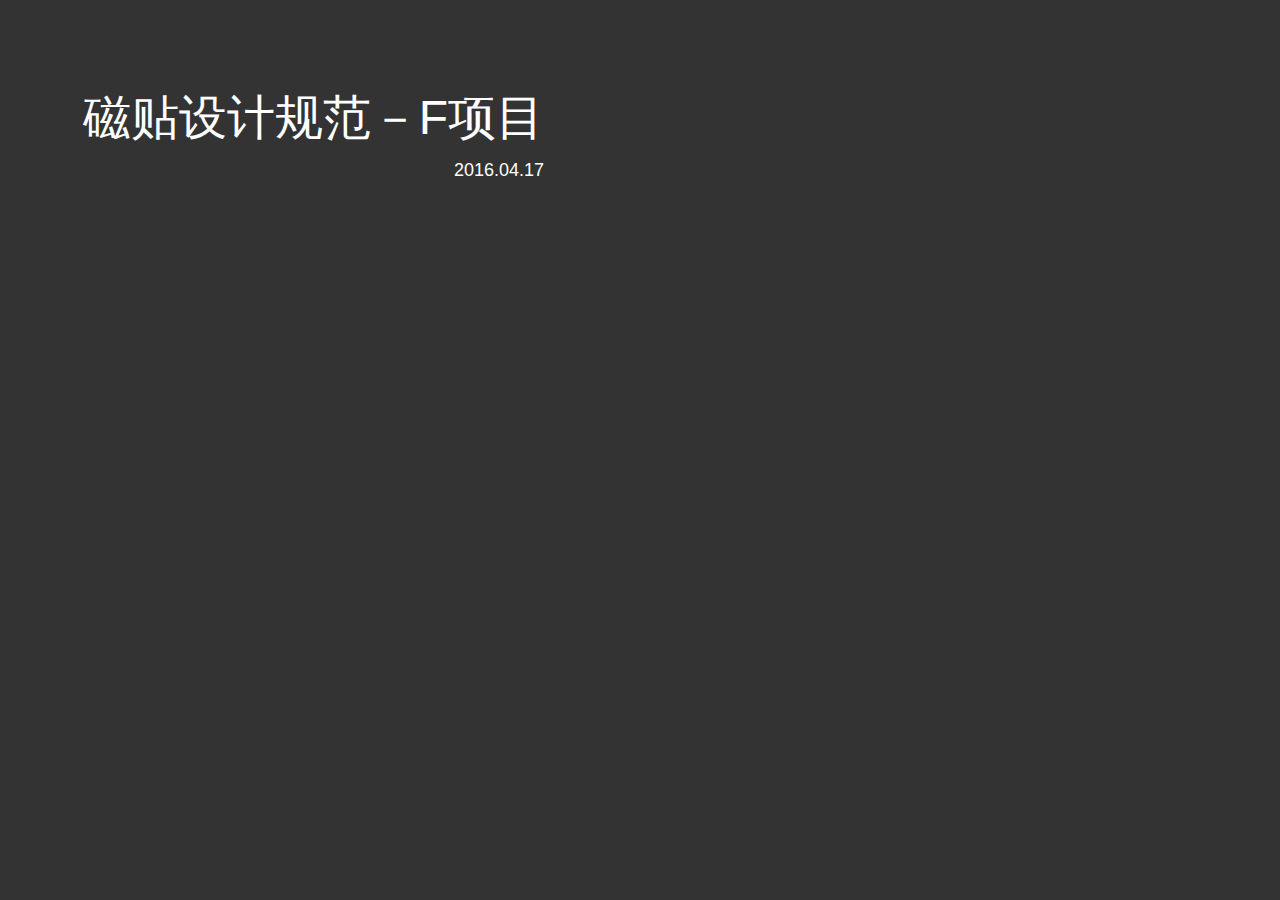
<file: index.html>
﻿<!DOCTYPE html>
<html>
  <head>
    <title>index</title>
    <meta http-equiv="X-UA-Compatible" content="IE=edge"/>
    <meta http-equiv="content-type" content="text/html; charset=utf-8"/>
    <meta name="apple-mobile-web-app-capable" content="yes"/>
    <link href="resources/css/jquery-ui-themes.css" type="text/css" rel="stylesheet"/>
    <link href="resources/css/axure_rp_page.css" type="text/css" rel="stylesheet"/>
    <link href="data/styles.css" type="text/css" rel="stylesheet"/>
    <link href="files/index/styles.css" type="text/css" rel="stylesheet"/>
    <script src="resources/scripts/jquery-1.7.1.min.js"></script>
    <script src="resources/scripts/jquery-ui-1.8.10.custom.min.js"></script>
    <script src="resources/scripts/axure/axQuery.js"></script>
    <script src="resources/scripts/axure/globals.js"></script>
    <script src="resources/scripts/axutils.js"></script>
    <script src="resources/scripts/axure/annotation.js"></script>
    <script src="resources/scripts/axure/axQuery.std.js"></script>
    <script src="resources/scripts/axure/doc.js"></script>
    <script src="data/document.js"></script>
    <script src="resources/scripts/messagecenter.js"></script>
    <script src="resources/scripts/axure/events.js"></script>
    <script src="resources/scripts/axure/action.js"></script>
    <script src="resources/scripts/axure/expr.js"></script>
    <script src="resources/scripts/axure/geometry.js"></script>
    <script src="resources/scripts/axure/flyout.js"></script>
    <script src="resources/scripts/axure/ie.js"></script>
    <script src="resources/scripts/axure/model.js"></script>
    <script src="resources/scripts/axure/repeater.js"></script>
    <script src="resources/scripts/axure/sto.js"></script>
    <script src="resources/scripts/axure/utils.temp.js"></script>
    <script src="resources/scripts/axure/variables.js"></script>
    <script src="resources/scripts/axure/drag.js"></script>
    <script src="resources/scripts/axure/move.js"></script>
    <script src="resources/scripts/axure/visibility.js"></script>
    <script src="resources/scripts/axure/style.js"></script>
    <script src="resources/scripts/axure/adaptive.js"></script>
    <script src="resources/scripts/axure/tree.js"></script>
    <script src="resources/scripts/axure/init.temp.js"></script>
    <script src="files/index/data.js"></script>
    <script src="resources/scripts/axure/legacy.js"></script>
    <script src="resources/scripts/axure/viewer.js"></script>
    <script type="text/javascript">
      $axure.utils.getTransparentGifPath = function() { return 'resources/images/transparent.gif'; };
      $axure.utils.getOtherPath = function() { return 'resources/Other.html'; };
      $axure.utils.getReloadPath = function() { return 'resources/reload.html'; };
    </script>
  </head>
  <body>
    <div id="base" class="">

      <!-- Unnamed (形状) -->
      <div id="u0" class="ax_文本段落">
        <img id="u0_img" class="img " src="resources/images/transparent.gif"/>
        <!-- Unnamed () -->
        <div id="u1" class="text">
          <p style="font-size:48px;"><span style="font-size:48px;">磁贴设计规范－</span><span style="font-size:48px;">F</span><span style="font-size:48px;">项目</span><span style="font-size:36px;"></span></p><p style="font-size:18px;"><span style="font-size:18px;">2016.04.17</span></p>
        </div>
      </div>
    </div>
  </body>
</html>
</file>
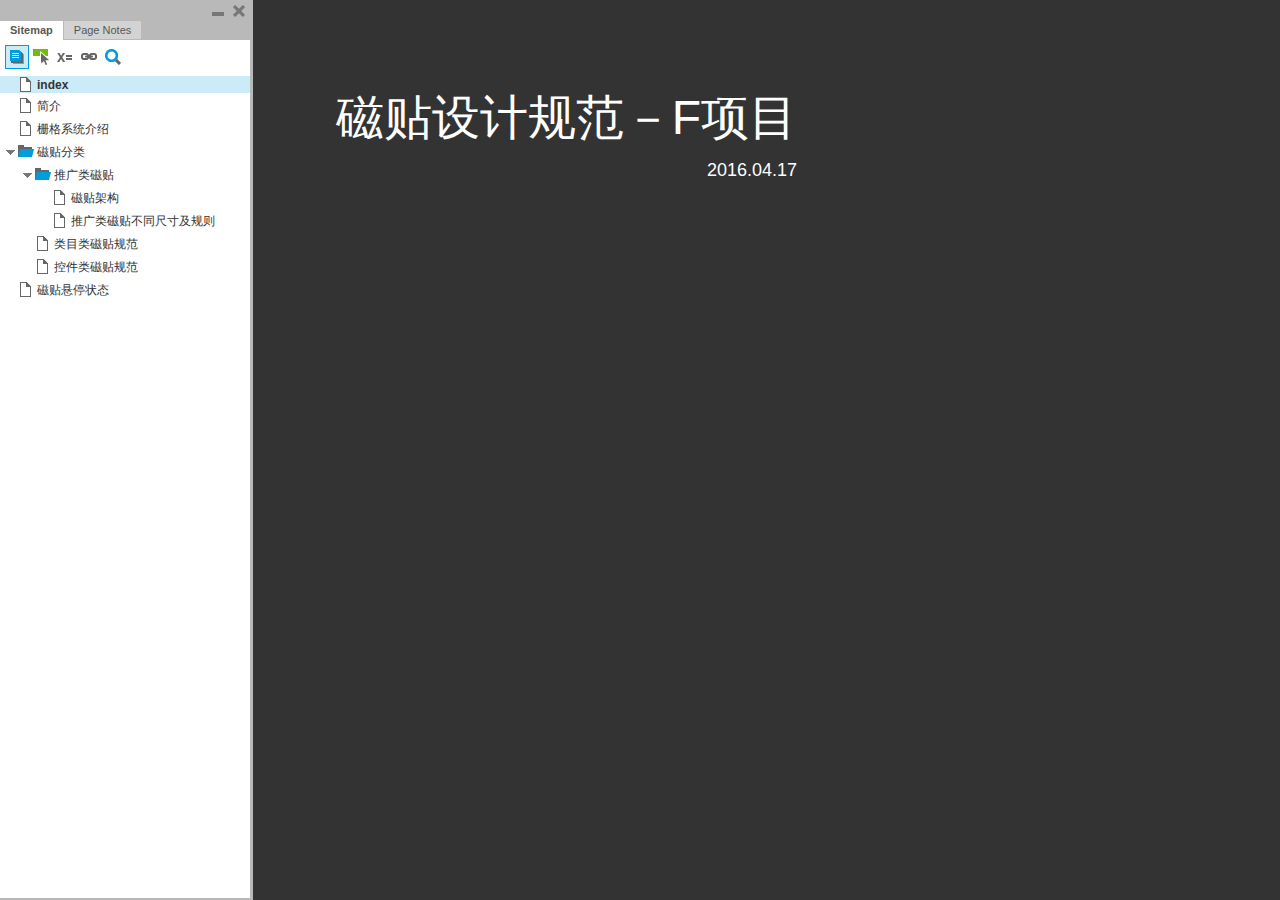
<file: start.html>
﻿<!DOCTYPE html>
<html xmlns="http://www.w3.org/1999/xhtml" xml:lang="en" lang="en">
<head>
    <title>Untitled Document</title>
    <meta http-equiv="X-UA-Compatible" content="IE=edge"/>
    <meta http-equiv="content-type" content="text/html; charset=utf-8" />
    <link type="text/css" href="resources/css/reset.css" rel="Stylesheet" />
    <link type="text/css" href="resources/css/default.css" rel="Stylesheet" />

    <script type="text/javascript">
        if (location.href.toString().indexOf('file://localhost/') == 0) {
            location.href = location.href.toString().replace('file://localhost/', 'file:///');
        }
    </script>

    <script type="text/javascript" src="resources/scripts/jquery-1.7.1.min.js"></script>
    <script type="text/javascript" src="resources/scripts/player/splitter.js"></script>
    <script type="text/javascript" src="resources/scripts/axutils.js"></script>
    <script type="text/javascript" src="resources/scripts/player/axplayer.js"></script>
    <script type="text/javascript" src="resources/scripts/messagecenter.js"></script>
    <script type="text/javascript" src="data/document.js"></script>
    <style type="text/css">

#outerContainer {
	width:1000px;
	height:1500px;
}

.vsplitbar {
	width: 3px;
	background: #B9B9B9;
}

#rightPanel {
    background-color: White;
}

#leftPanel {
    /*min-width: 190px;*/
}

.splitterMask {
   position:absolute;
   top: 0;
   left: 0;
   width: 100%;
   height: 100%;
   overflow: hidden;
   background-image: url(resources/images/transparent.gif);
   z-index: 20000;
}


    </style>
    <script type="text/javascript" language="JavaScript"><!--
        // isolate scope
        (function() {
            setUpController();

            var configuration = $axure.document.configuration;
            var _settings = {};
            _settings.projectId = configuration.prototypeId;
            _settings.isAxshare = configuration.isAxshare;
            _settings.loadFeedbackPlugin = configuration.loadFeedbackPlugin;
            _settings.startCollapsed = HashString("c") == "1";
            if(HashString("c") == "2") closePlayer();

            $axure.player.settings = _settings;

            $(window).bind('load', function() {
                if(CHROME_5_LOCAL && !$('body').attr('pluginDetected')) {
                    window.location = 'resources/chrome/chrome.html';
                }
            });

            $(document).ready(function() {
                $axure.page.bind('load.start', mainFrame_onload);
                $axure.messageCenter.addMessageListener(messageCenter_message);

                if($axure.player.settings.loadFeedbackPlugin) {
                    if($axure.player.settings.isAxshare) {
                        $axure.utils.loadJS('/Scripts/plugins/feedback/feedback.js');
                    } else {
                        $axure.utils.loadJS('http://share.axure.com/Scripts/plugins/feedback/feedback.js');
                    }
                }

                if(navigator.userAgent.indexOf("MSIE") >= 0) $('#outerContainer').width('100%');
                initialize();
                if($axure.player.settings.startCollapsed) $('#outerContainer').splitter({ sizeLeft: 0 });
                else $('#outerContainer').splitter({ sizeLeft: 250 });
                $('#leftPanel').width(250);

                $(window).resize(function() { resizeContent(); });

                $('#maximizePanelContainer').hide();

                initializeLogo();

                $(window).resize();
                resizeContent();
                //wait for ie to get to a good state and resize
                if(IE && BROWSER_VERSION == "6.0") setTimeout(function() { $('#outerContainer').trigger('resize'); }, 30);

                if($axure.player.settings.startCollapsed) {
                    collapse();
                    $('#leftPanel').width(0);
                }
            });
        })();

        var lastLeftPanelWidth = 250;

        function messageCenter_message(message, data) {
            if(message == 'expandFrame') expand();
        }

        function resizeContent() {
            var newHeight = $(window).height();
            var newWidth = $(window).width();

            var controlContainerHeight = newHeight - 42;
            if($('#interfaceControlFrameLogoContainer').is(':visible')) controlContainerHeight -= $('#interfaceControlFrameLogoContainer').height() + 16;

            $('#outerContainer').height(newHeight).width(newWidth);
            $('.vsplitbar').height(newHeight);
            $('#leftPanel').height(newHeight);
            $('#interfaceControlFrame').height(newHeight);
            $('#interfaceControlFrameContainer').height(controlContainerHeight);

            $('#rightPanel').height(newHeight);
            $('#mainFrame').height(newHeight);

            if($('#leftPanel').is(':visible')) $('#rightPanel').width($(window).width() - $('#leftPanel').width() - $('.vsplitbar').width());
            else $('#rightPanel').width($(window).width());
        }

        function closePlayer() {
            if($axure.page.location) window.location.href = $axure.page.location;
            else {
                var pageFile = getInitialUrl();
                var currentLocation = window.location.toString();
                window.location.href = currentLocation.substr(0, currentLocation.lastIndexOf("/") + 1) + pageFile;
            }
        }

        function replaceHash(newHash) {
            var currentLocWithoutHash = window.location.toString().split('#')[0];

            //We use replace so that every hash change doesn't get appended to the history stack.
            //We use replaceState in browsers that support it, else replace the location
            if (typeof window.history.replaceState != 'undefined') {
                window.history.replaceState(null, null, currentLocWithoutHash + newHash);
            } else {
                window.location.replace(currentLocWithoutHash + newHash);
            }
        }

        function collapse() {
            var currentHash = window.location.hash;
            //If the collapse hash string var isn't present and set to 1, insert it
            if (currentHash.indexOf('#c=1') == -1 && currentHash.indexOf('&c=1') == -1) {
                var hashToSet = '';

                var varIndex = currentHash.indexOf('#c=');
                if (varIndex == -1) varIndex = currentHash.indexOf('&c=');
                if (varIndex != -1) {
                    var newHash = currentHash.substring(0, varIndex);

                    newHash = newHash == '' ? '#c=1' : newHash + '&c=1';

                    var ampIndex = currentHash.indexOf('&', varIndex + 1);
                    if (ampIndex != -1) {
                        newHash = newHash + currentHash.substring(ampIndex);
                    }
                    hashToSet = newHash;
                } else if (currentHash.indexOf('#') != -1) {
                    hashToSet = currentHash + '&c=1';
                } else {
                    hashToSet = '#c=1';
                }

                if (hashToSet != '') {
                    replaceHash(hashToSet);
                }
            }

            $('#maximizePanelContainer').show();
            lastLeftPanelWidth = $('#leftPanel').width();
            $('#leftPanel').hide();
            $('.vsplitbar').hide();
            $('#rightPanel').width($(window).width());
            $(window).resize();
            $('#outerContainer').trigger('resize');
        }

        function expand() {
            var currentHash = self.location.hash;
            var varIndex = currentHash.indexOf('&c=');
            if (varIndex == -1) varIndex = currentHash.indexOf('#c=');
            //If the collapse hash string var is present, remove it
            if (varIndex != -1) {
                var newHash = currentHash.substring(0, varIndex);

                var ampIndex = currentHash.indexOf('&', varIndex + 1);
                if (ampIndex != -1) {
                    newHash = newHash == '' ? '#' + currentHash.substring(ampIndex + 1) : newHash + currentHash.substring(ampIndex);
                }

                replaceHash(newHash);
            }

            $('#maximizePanelContainer').hide();
            $('#leftPanel').width(lastLeftPanelWidth);
            $('#leftPanel').show();
            $('.vsplitbar').show();
            $('#rightPanel').width($(window).width() - $('#leftPanel').width() - $('.vsplitbar').width());
            $(window).resize();
            $('#outerContainer').trigger('resize');
        }

        function initialize() {
            var legacyQString = QueryString("Page");
            if (legacyQString.length > 0) {
                location.href = location.href.substring(0, location.href.indexOf("?")) + "#p=" + legacyQString;
                return;
            }

            var mainFrame = document.getElementById("mainFrame");
            mainFrame.contentWindow.location.href = getInitialUrl();
        }
        
        function getInitialUrl() {
            var pageName = HashString("p");
            if(pageName.length > 0) return pageName + ".html";
            else {
                var url = getFirstPageUrl($axure.document.sitemap.rootNodes);
                return (url ? url : "about:blank");
            }
        }

        function getFirstPageUrl(nodes) {
            for (var i = 0; i < nodes.length; i++) {
                var node = nodes[i];
                if (node.url) return node.url;
                else {
                    var hasChildren = (node.children && node.children.length > 0);
                    if (hasChildren) {
                        var url = getFirstPageUrl(node.children);
                        if (url) return url;
                    }
                }
            }
            return null;
        }

        function initializeLogo() {
            if($axure.document.configuration.logoImagePath) {
                $('#interfaceControlFrameLogoImageContainer').html('<img id="logoImage" src="" />');
                $('#logoImage').attr('src', $axure.document.configuration.logoImagePath).load(function() { resizeContent(); });
                $('#interfaceControlFrameMinimizeContainer').css('background-color', '#FFFFFF');
            } else $('#interfaceControlFrameLogoImageContainer').hide();

            if ($axure.document.configuration.logoImageCaption) {
                $('#interfaceControlFrameLogoCaptionContainer').html($axure.document.configuration.logoImageCaption);
                $('#interfaceControlFrameMinimizeContainer').css('background-color', '#FFFFFF');
            } else $('#interfaceControlFrameLogoCaptionContainer').hide();

            if(!$('#interfaceControlFrameLogoImageContainer').is(':visible') && !$('#interfaceControlFrameLogoCaptionContainer').is(':visible')) {
                $('#interfaceControlFrameLogoContainer').hide();
            }
        }

        function mainFrame_onload() {
            if($axure.page.pageName) document.title = $axure.page.pageName;
        }

        function QueryString(query) {
            var qstring = self.location.href.split("?");
            if(qstring.length < 2) return "";
            return GetParameter(qstring, query);
        }
        
        function GetParameter(qstring, query) {
            var prms = qstring[1].split("&");
            var frmelements = new Array();
            var currprmeter, querystr = "";

            for(var i = 0; i < prms.length; i++) {
                currprmeter = prms[i].split("=");
                frmelements[i] = new Array();
                frmelements[i][0] = currprmeter[0];
                frmelements[i][1] = currprmeter[1];
            }

            for(j = 0; j < frmelements.length; j++) {
                if(frmelements[j][0].toLowerCase() == query.toLowerCase()) {
                    querystr = frmelements[j][1];
                    break;
                }
            }
            return querystr;
        }
        
        function HashString(query) {
            var qstring = self.location.href.split("#");
            if(qstring.length < 2) return "";
            return GetParameter(qstring, query);
        }

    --></script>

    <link type="text/css" rel="Stylesheet" href="plugins/sitemap/styles/sitemap.css" />
    <script type="text/javascript" src="plugins/sitemap/sitemap.js"></script>
    <link type="text/css" rel="Stylesheet" href="plugins/page_notes/styles/page_notes.css" />
    <script type="text/javascript" src="plugins/page_notes/page_notes.js"></script>

</head>
<body scroll="no">
    <div id="outerContainer">

        <div id="leftPanel">
            <div id="interfaceControlFrame">
                <div id="interfaceControlFrameMinimizeContainer">
                    <a title="Minimize" id="interfaceControlFrameMinimizeButton" onclick="collapse();">&nbsp;</a>
                    <div id="interfaceControlFrameCloseContainer">
                        <a title="Close" id="interfaceControlFrameCloseButton" onclick="closePlayer();">&nbsp;</a>
                    </div>
                </div>
                <div id="interfaceControlFrameLogoContainer">
                    <div id="interfaceControlFrameLogoImageContainer"></div>
                    <div id="interfaceControlFrameLogoCaptionContainer"></div>
                </div>
                <div id="interfaceControlFrameHeaderContainer">
                    <ul id="interfaceControlFrameHeader">
                    </ul>
                </div>
                <div id="interfaceControlFrameContainer">
                </div>
            </div>
        </div>
        <div id="rightPanel">
            <iframe id="mainFrame" name="mainFrame" width="100%" height="100%" src="" frameborder="0" style="display: block;"></iframe>
        </div>

    </div>

    <div id="maximizePanelContainer">
        <iframe id="expandFrame" src="resources/expand.html" width="100%" height="100%" scrolling="no" allowtransparency="true" frameborder="0"></iframe>
    </div>

</body>
</html>
</file>
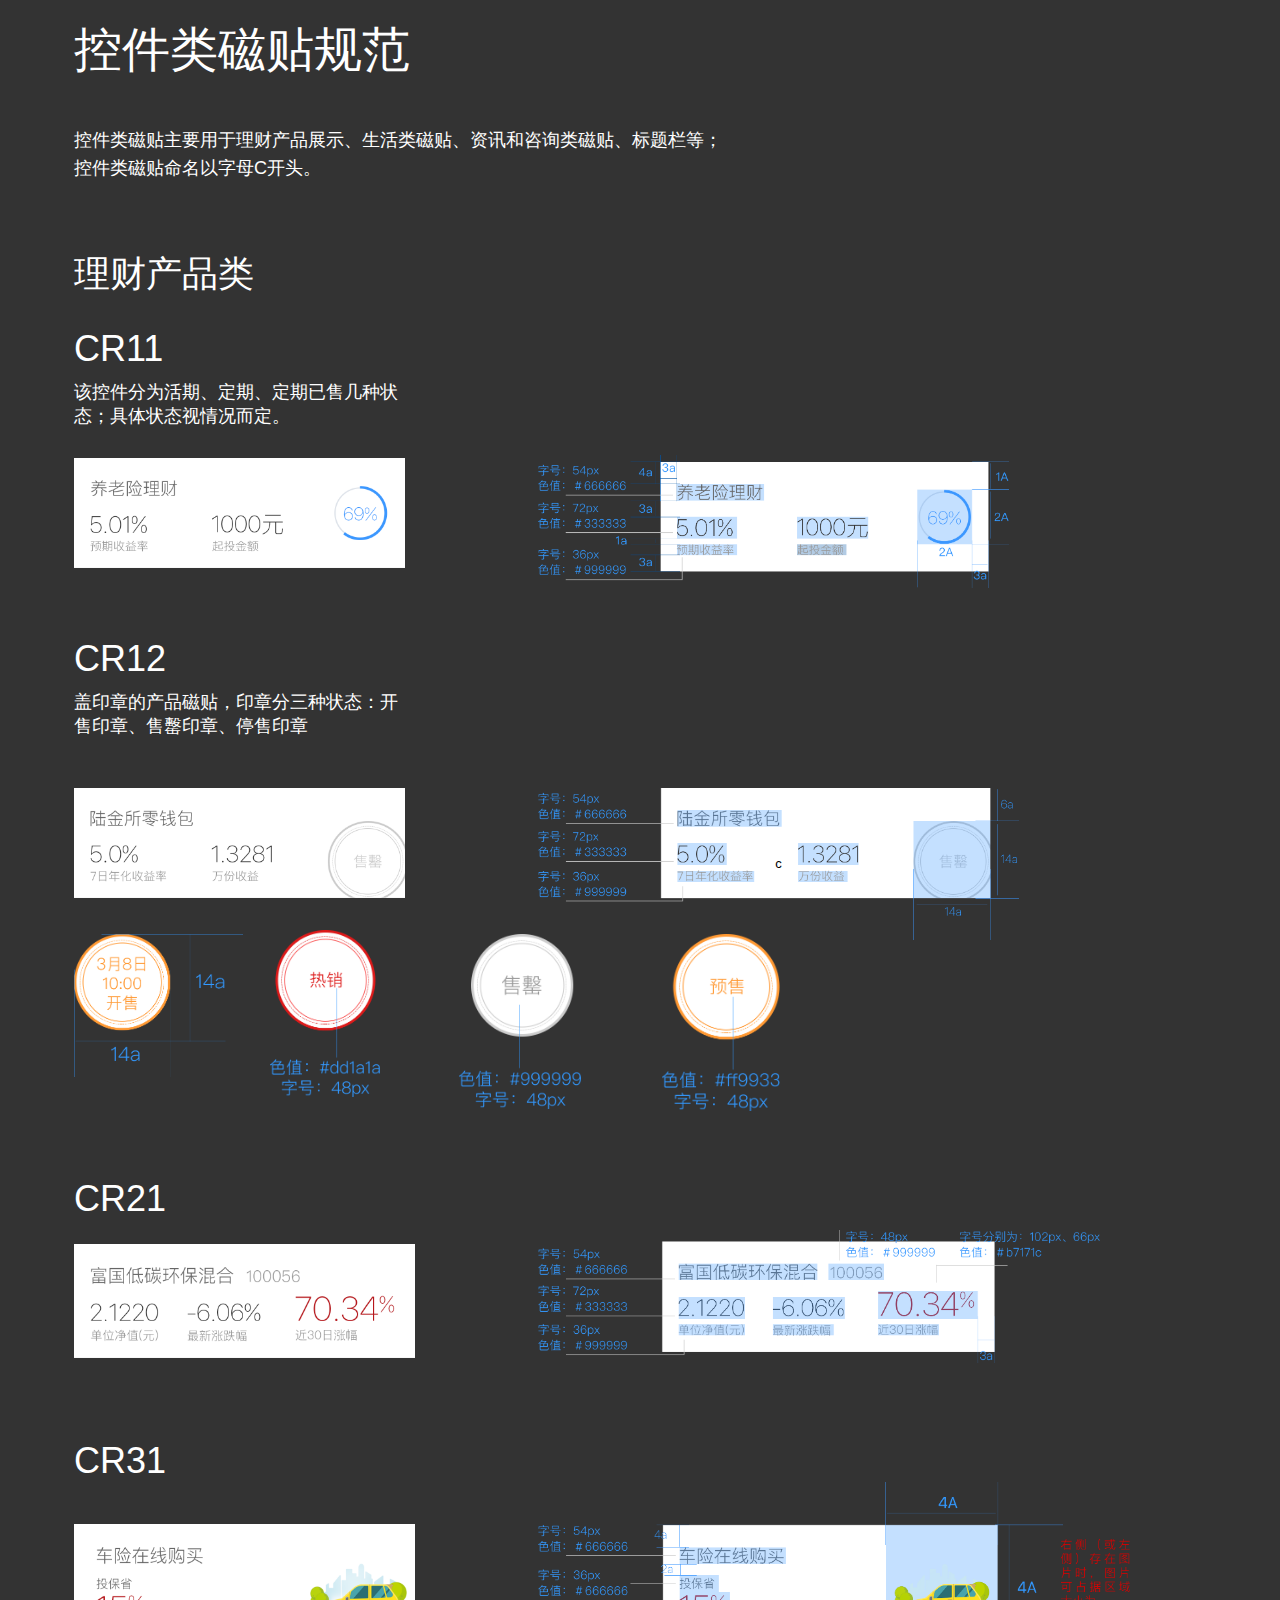
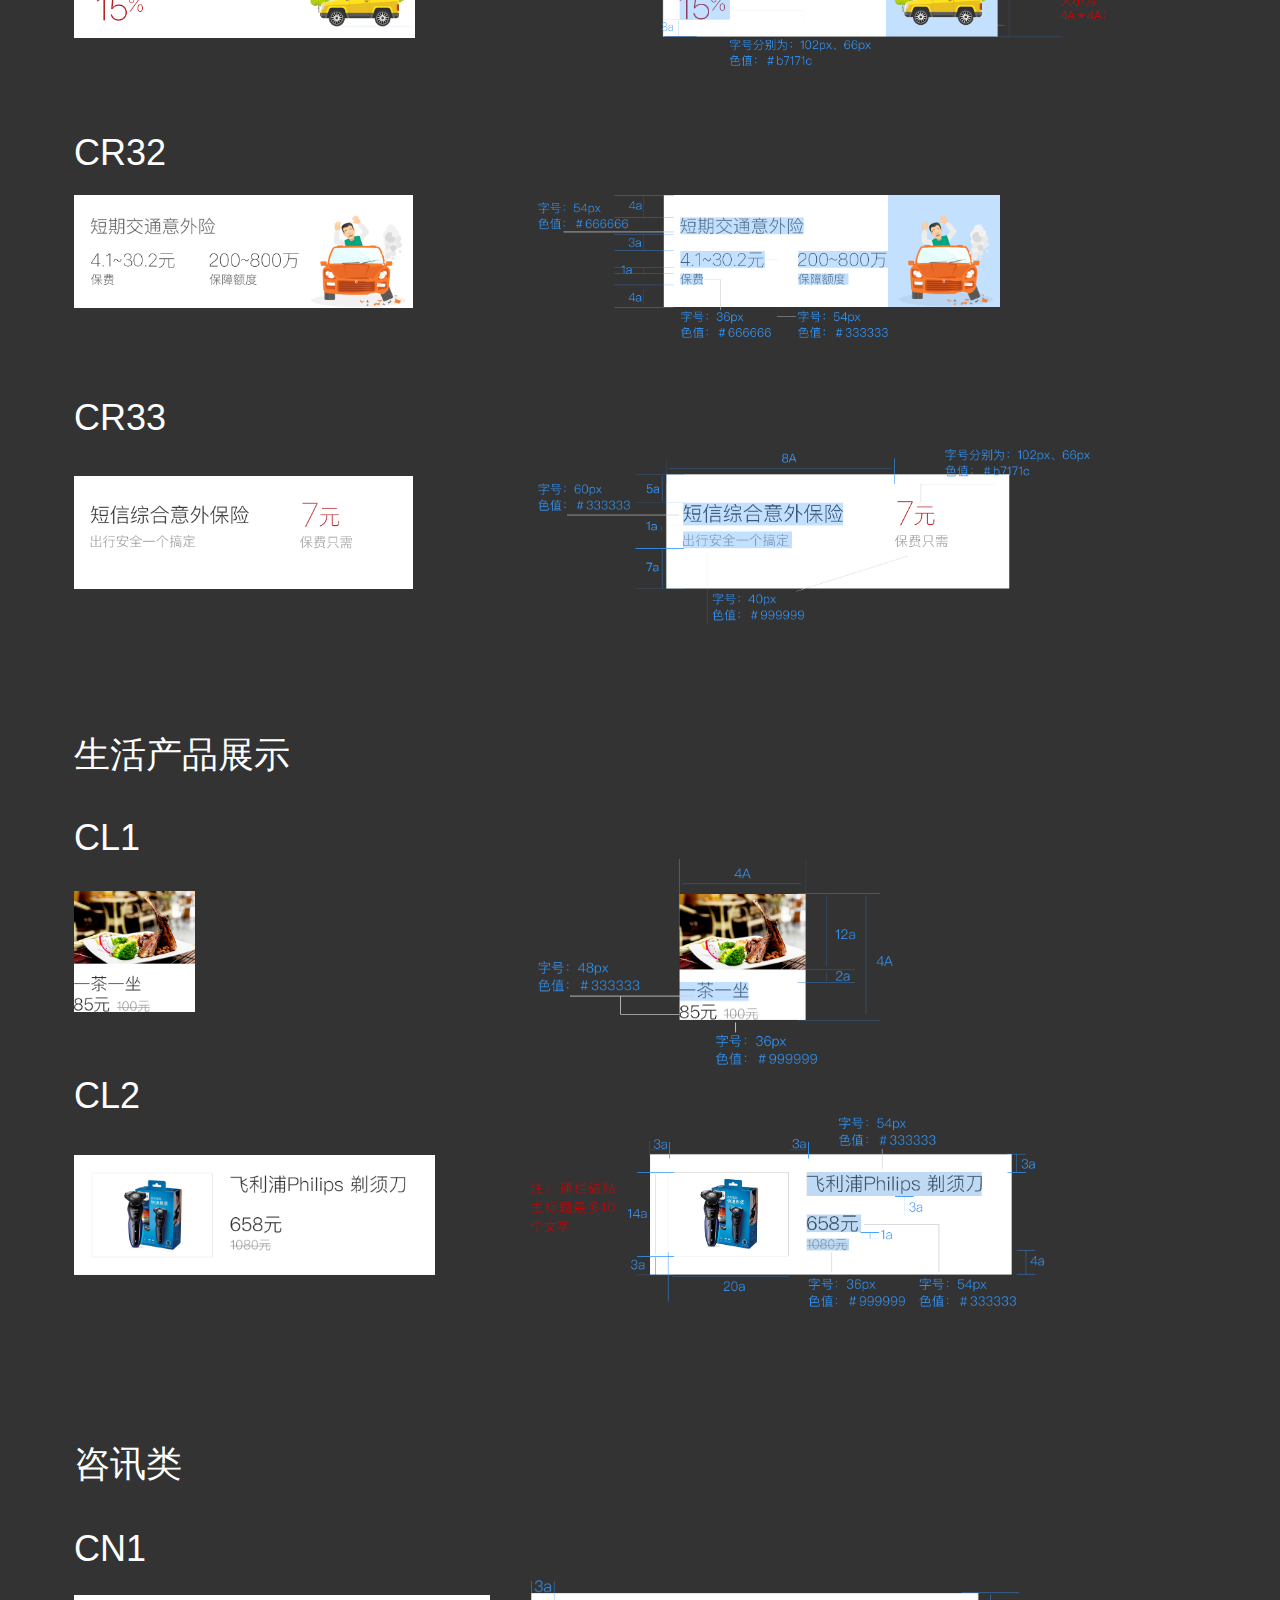
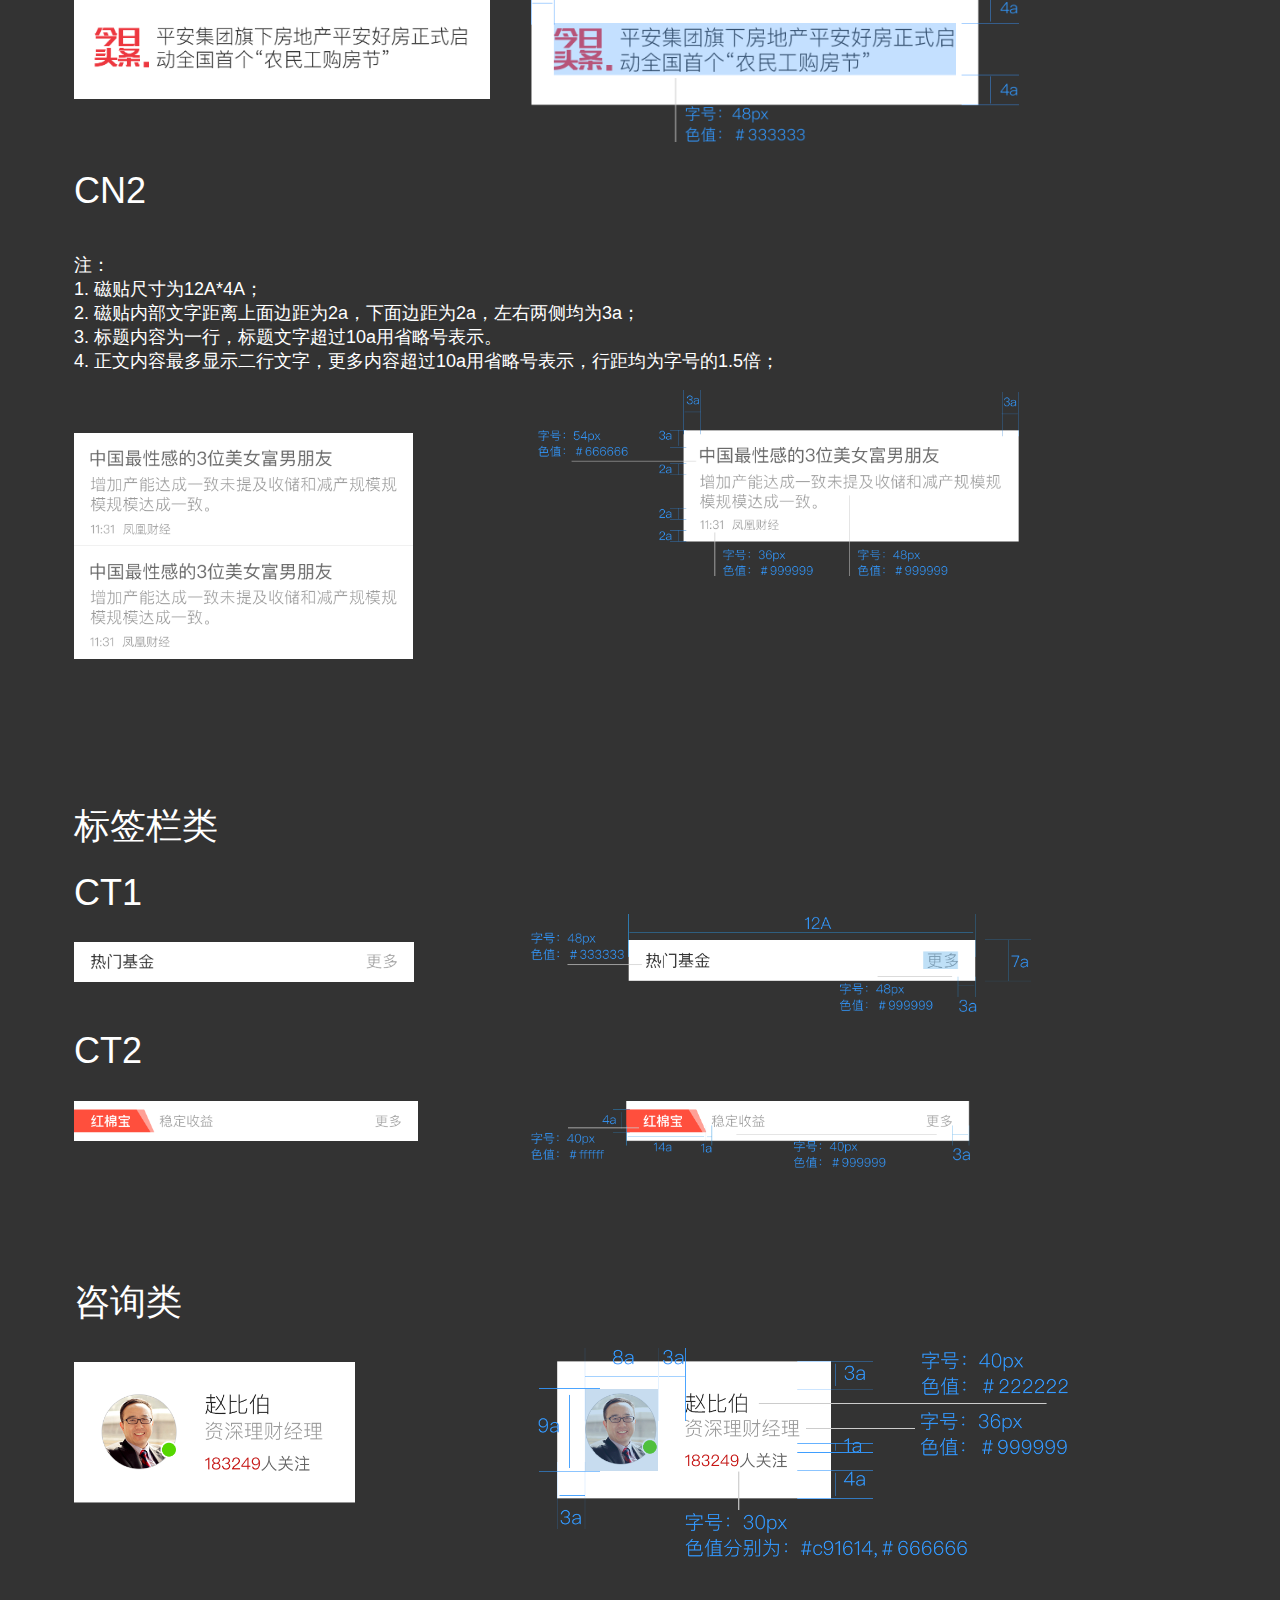
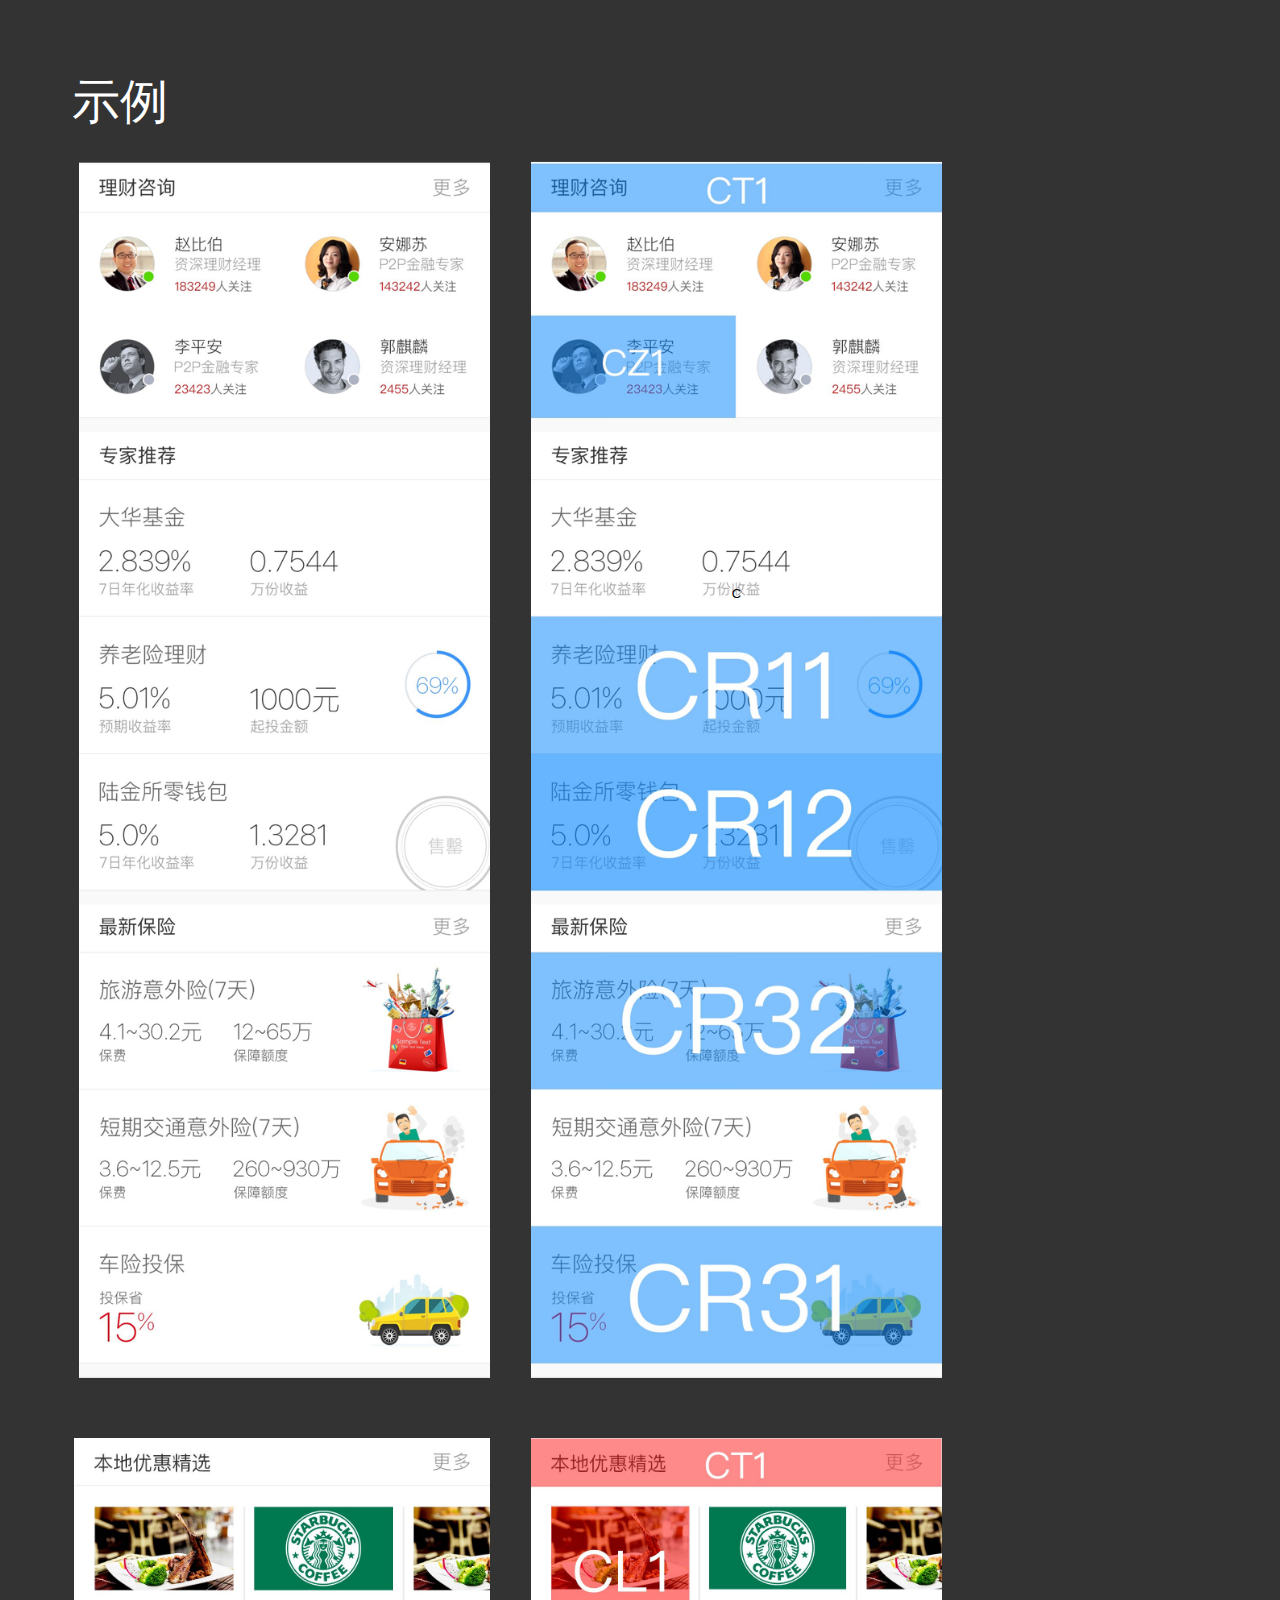
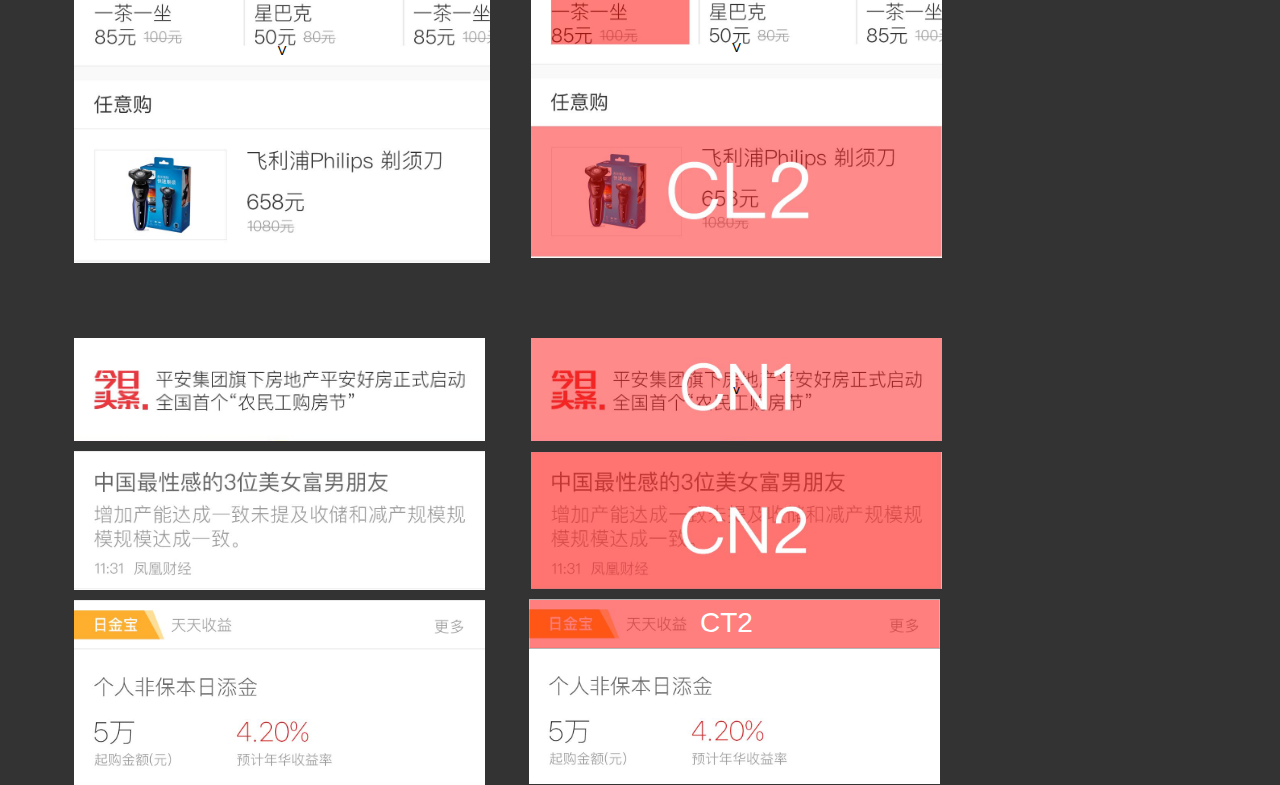
<file: 控件类磁贴规范.html>
﻿<!DOCTYPE html>
<html>
  <head>
    <title>控件类磁贴规范</title>
    <meta http-equiv="X-UA-Compatible" content="IE=edge"/>
    <meta http-equiv="content-type" content="text/html; charset=utf-8"/>
    <meta name="apple-mobile-web-app-capable" content="yes"/>
    <link href="resources/css/jquery-ui-themes.css" type="text/css" rel="stylesheet"/>
    <link href="resources/css/axure_rp_page.css" type="text/css" rel="stylesheet"/>
    <link href="data/styles.css" type="text/css" rel="stylesheet"/>
    <link href="files/控件类磁贴规范/styles.css" type="text/css" rel="stylesheet"/>
    <script src="resources/scripts/jquery-1.7.1.min.js"></script>
    <script src="resources/scripts/jquery-ui-1.8.10.custom.min.js"></script>
    <script src="resources/scripts/axure/axQuery.js"></script>
    <script src="resources/scripts/axure/globals.js"></script>
    <script src="resources/scripts/axutils.js"></script>
    <script src="resources/scripts/axure/annotation.js"></script>
    <script src="resources/scripts/axure/axQuery.std.js"></script>
    <script src="resources/scripts/axure/doc.js"></script>
    <script src="data/document.js"></script>
    <script src="resources/scripts/messagecenter.js"></script>
    <script src="resources/scripts/axure/events.js"></script>
    <script src="resources/scripts/axure/action.js"></script>
    <script src="resources/scripts/axure/expr.js"></script>
    <script src="resources/scripts/axure/geometry.js"></script>
    <script src="resources/scripts/axure/flyout.js"></script>
    <script src="resources/scripts/axure/ie.js"></script>
    <script src="resources/scripts/axure/model.js"></script>
    <script src="resources/scripts/axure/repeater.js"></script>
    <script src="resources/scripts/axure/sto.js"></script>
    <script src="resources/scripts/axure/utils.temp.js"></script>
    <script src="resources/scripts/axure/variables.js"></script>
    <script src="resources/scripts/axure/drag.js"></script>
    <script src="resources/scripts/axure/move.js"></script>
    <script src="resources/scripts/axure/visibility.js"></script>
    <script src="resources/scripts/axure/style.js"></script>
    <script src="resources/scripts/axure/adaptive.js"></script>
    <script src="resources/scripts/axure/tree.js"></script>
    <script src="resources/scripts/axure/init.temp.js"></script>
    <script src="files/控件类磁贴规范/data.js"></script>
    <script src="resources/scripts/axure/legacy.js"></script>
    <script src="resources/scripts/axure/viewer.js"></script>
    <script type="text/javascript">
      $axure.utils.getTransparentGifPath = function() { return 'resources/images/transparent.gif'; };
      $axure.utils.getOtherPath = function() { return 'resources/Other.html'; };
      $axure.utils.getReloadPath = function() { return 'resources/reload.html'; };
    </script>
  </head>
  <body>
    <div id="base" class="">

      <!-- Unnamed (形状) -->
      <div id="u0" class="ax_文本段落">
        <img id="u0_img" class="img " src="resources/images/transparent.gif"/>
        <!-- Unnamed () -->
        <div id="u1" class="text">
          <p><span>控件类磁贴规范</span><span></span></p><p><span>&nbsp;</span></p>
        </div>
      </div>

      <!-- Unnamed (形状) -->
      <div id="u2" class="ax_文本段落">
        <img id="u2_img" class="img " src="resources/images/transparent.gif"/>
        <!-- Unnamed () -->
        <div id="u3" class="text">
          <p><span>示例</span></p>
        </div>
      </div>

      <!-- Unnamed (Image) -->
      <div id="u4" class="ax_image">
        <img id="u4_img" class="img " src="images/控件类磁贴规范/u4.png"/>
        <!-- Unnamed () -->
        <div id="u5" class="text">
          <p><span></span></p>
        </div>
      </div>

      <!-- Unnamed (Image) -->
      <div id="u6" class="ax_image">
        <img id="u6_img" class="img " src="images/控件类磁贴规范/u6.png"/>
        <!-- Unnamed () -->
        <div id="u7" class="text">
          <p><span>C</span></p>
        </div>
      </div>

      <!-- Unnamed (Image) -->
      <div id="u8" class="ax_image">
        <img id="u8_img" class="img " src="images/控件类磁贴规范/u8.png"/>
        <!-- Unnamed () -->
        <div id="u9" class="text">
          <p><span>V</span></p>
        </div>
      </div>

      <!-- Unnamed (Image) -->
      <div id="u10" class="ax_image">
        <img id="u10_img" class="img " src="images/控件类磁贴规范/u10.png"/>
        <!-- Unnamed () -->
        <div id="u11" class="text">
          <p><span>V</span></p>
        </div>
      </div>

      <!-- Unnamed (Image) -->
      <div id="u12" class="ax_image">
        <img id="u12_img" class="img " src="images/控件类磁贴规范/u12.png"/>
        <!-- Unnamed () -->
        <div id="u13" class="text">
          <p><span></span></p>
        </div>
      </div>

      <!-- Unnamed (Image) -->
      <div id="u14" class="ax_image">
        <img id="u14_img" class="img " src="images/控件类磁贴规范/u14.png"/>
        <!-- Unnamed () -->
        <div id="u15" class="text">
          <p><span></span></p>
        </div>
      </div>

      <!-- Unnamed (Image) -->
      <div id="u16" class="ax_image">
        <img id="u16_img" class="img " src="images/控件类磁贴规范/u16.png"/>
        <!-- Unnamed () -->
        <div id="u17" class="text">
          <p><span></span></p>
        </div>
      </div>

      <!-- Unnamed (Image) -->
      <div id="u18" class="ax_image">
        <img id="u18_img" class="img " src="images/控件类磁贴规范/u18.png"/>
        <!-- Unnamed () -->
        <div id="u19" class="text">
          <p><span>v</span></p>
        </div>
      </div>

      <!-- Unnamed (Image) -->
      <div id="u20" class="ax_image">
        <img id="u20_img" class="img " src="images/控件类磁贴规范/u20.png"/>
        <!-- Unnamed () -->
        <div id="u21" class="text">
          <p><span></span></p>
        </div>
      </div>

      <!-- Unnamed (Image) -->
      <div id="u22" class="ax_image">
        <img id="u22_img" class="img " src="images/控件类磁贴规范/u20.png"/>
        <!-- Unnamed () -->
        <div id="u23" class="text">
          <p><span></span></p>
        </div>
      </div>

      <!-- Unnamed (形状) -->
      <div id="u24" class="ax_形状">
        <img id="u24_img" class="img " src="images/控件类磁贴规范/u24.png"/>
        <!-- Unnamed () -->
        <div id="u25" class="text">
          <p><span></span></p>
        </div>
      </div>

      <!-- Unnamed (形状) -->
      <div id="u26" class="ax_文本段落">
        <img id="u26_img" class="img " src="resources/images/transparent.gif"/>
        <!-- Unnamed () -->
        <div id="u27" class="text">
          <p><span>CT2</span></p>
        </div>
      </div>

      <!-- Unnamed (形状) -->
      <div id="u28" class="ax_文本段落">
        <img id="u28_img" class="img " src="resources/images/transparent.gif"/>
        <!-- Unnamed () -->
        <div id="u29" class="text">
          <p><span>控件类磁贴主要用于理财产品展示、生活类磁贴、资讯和咨询类磁贴、标题栏等；控件类磁贴命名以字母C开头。</span><span></span></p><p><span>&nbsp;</span></p>
        </div>
      </div>

      <!-- Unnamed (形状) -->
      <div id="u30" class="ax_文本段落">
        <img id="u30_img" class="img " src="resources/images/transparent.gif"/>
        <!-- Unnamed () -->
        <div id="u31" class="text">
          <p><span>该控件分为活期、定期、定期已售几种状态；具体状态视情况而定。</span></p>
        </div>
      </div>

      <!-- Unnamed (Image) -->
      <div id="u32" class="ax_image">
        <img id="u32_img" class="img " src="images/控件类磁贴规范/u32.png"/>
        <!-- Unnamed () -->
        <div id="u33" class="text">
          <p><span></span></p>
        </div>
      </div>

      <!-- Unnamed (Image) -->
      <div id="u34" class="ax_image">
        <img id="u34_img" class="img " src="images/控件类磁贴规范/u34.png"/>
        <!-- Unnamed () -->
        <div id="u35" class="text">
          <p><span>c</span></p>
        </div>
      </div>

      <!-- Unnamed (形状) -->
      <div id="u36" class="ax_文本段落">
        <img id="u36_img" class="img " src="resources/images/transparent.gif"/>
        <!-- Unnamed () -->
        <div id="u37" class="text">
          <p><span>盖印章的产品磁贴，印章分三种状态：开售印章、售罊印章、停售印章</span></p>
        </div>
      </div>

      <!-- Unnamed (形状) -->
      <div id="u38" class="ax_文本段落">
        <img id="u38_img" class="img " src="resources/images/transparent.gif"/>
        <!-- Unnamed () -->
        <div id="u39" class="text">
          <p><span>CR11</span></p>
        </div>
      </div>

      <!-- Unnamed (形状) -->
      <div id="u40" class="ax_文本段落">
        <img id="u40_img" class="img " src="resources/images/transparent.gif"/>
        <!-- Unnamed () -->
        <div id="u41" class="text">
          <p><span>CR12</span></p>
        </div>
      </div>

      <!-- Unnamed (形状) -->
      <div id="u42" class="ax_文本段落">
        <img id="u42_img" class="img " src="resources/images/transparent.gif"/>
        <!-- Unnamed () -->
        <div id="u43" class="text">
          <p><span>CR21</span></p>
        </div>
      </div>

      <!-- Unnamed (Image) -->
      <div id="u44" class="ax_image">
        <img id="u44_img" class="img " src="images/控件类磁贴规范/u44.png"/>
        <!-- Unnamed () -->
        <div id="u45" class="text">
          <p><span></span></p>
        </div>
      </div>

      <!-- Unnamed (形状) -->
      <div id="u46" class="ax_文本段落">
        <img id="u46_img" class="img " src="resources/images/transparent.gif"/>
        <!-- Unnamed () -->
        <div id="u47" class="text">
          <p><span>CR31</span></p>
        </div>
      </div>

      <!-- Unnamed (Image) -->
      <div id="u48" class="ax_image">
        <img id="u48_img" class="img " src="images/控件类磁贴规范/u48.png"/>
        <!-- Unnamed () -->
        <div id="u49" class="text">
          <p><span></span></p>
        </div>
      </div>

      <!-- Unnamed (形状) -->
      <div id="u50" class="ax_文本段落">
        <img id="u50_img" class="img " src="resources/images/transparent.gif"/>
        <!-- Unnamed () -->
        <div id="u51" class="text">
          <p><span>CR32</span></p>
        </div>
      </div>

      <!-- Unnamed (Image) -->
      <div id="u52" class="ax_image">
        <img id="u52_img" class="img " src="images/控件类磁贴规范/u52.png"/>
        <!-- Unnamed () -->
        <div id="u53" class="text">
          <p><span></span></p>
        </div>
      </div>

      <!-- Unnamed (形状) -->
      <div id="u54" class="ax_文本段落">
        <img id="u54_img" class="img " src="resources/images/transparent.gif"/>
        <!-- Unnamed () -->
        <div id="u55" class="text">
          <p><span>CR33</span></p>
        </div>
      </div>

      <!-- Unnamed (Image) -->
      <div id="u56" class="ax_image">
        <img id="u56_img" class="img " src="images/控件类磁贴规范/u56.png"/>
        <!-- Unnamed () -->
        <div id="u57" class="text">
          <p><span></span></p>
        </div>
      </div>

      <!-- Unnamed (形状) -->
      <div id="u58" class="ax_文本段落">
        <img id="u58_img" class="img " src="resources/images/transparent.gif"/>
        <!-- Unnamed () -->
        <div id="u59" class="text">
          <p><span>CL1</span></p>
        </div>
      </div>

      <!-- Unnamed (Image) -->
      <div id="u60" class="ax_image">
        <img id="u60_img" class="img " src="images/控件类磁贴规范/u60.png"/>
        <!-- Unnamed () -->
        <div id="u61" class="text">
          <p><span></span></p>
        </div>
      </div>

      <!-- Unnamed (形状) -->
      <div id="u62" class="ax_文本段落">
        <img id="u62_img" class="img " src="resources/images/transparent.gif"/>
        <!-- Unnamed () -->
        <div id="u63" class="text">
          <p><span>CL2</span></p>
        </div>
      </div>

      <!-- Unnamed (Image) -->
      <div id="u64" class="ax_image">
        <img id="u64_img" class="img " src="images/控件类磁贴规范/u64.png"/>
        <!-- Unnamed () -->
        <div id="u65" class="text">
          <p><span></span></p>
        </div>
      </div>

      <!-- Unnamed (形状) -->
      <div id="u66" class="ax_文本段落">
        <img id="u66_img" class="img " src="resources/images/transparent.gif"/>
        <!-- Unnamed () -->
        <div id="u67" class="text">
          <p><span>CN1</span></p>
        </div>
      </div>

      <!-- Unnamed (形状) -->
      <div id="u68" class="ax_文本段落">
        <img id="u68_img" class="img " src="resources/images/transparent.gif"/>
        <!-- Unnamed () -->
        <div id="u69" class="text">
          <p><span>理财产品类</span></p>
        </div>
      </div>

      <!-- Unnamed (形状) -->
      <div id="u70" class="ax_文本段落">
        <img id="u70_img" class="img " src="resources/images/transparent.gif"/>
        <!-- Unnamed () -->
        <div id="u71" class="text">
          <p><span>生活产品展示</span></p>
        </div>
      </div>

      <!-- Unnamed (形状) -->
      <div id="u72" class="ax_文本段落">
        <img id="u72_img" class="img " src="resources/images/transparent.gif"/>
        <!-- Unnamed () -->
        <div id="u73" class="text">
          <p><span>咨讯类</span></p>
        </div>
      </div>

      <!-- Unnamed (Image) -->
      <div id="u74" class="ax_image">
        <img id="u74_img" class="img " src="images/控件类磁贴规范/u74.png"/>
        <!-- Unnamed () -->
        <div id="u75" class="text">
          <p><span></span></p>
        </div>
      </div>

      <!-- Unnamed (形状) -->
      <div id="u76" class="ax_文本段落">
        <img id="u76_img" class="img " src="resources/images/transparent.gif"/>
        <!-- Unnamed () -->
        <div id="u77" class="text">
          <p><span>CN2</span></p>
        </div>
      </div>

      <!-- Unnamed (Image) -->
      <div id="u78" class="ax_image">
        <img id="u78_img" class="img " src="images/控件类磁贴规范/u78.png"/>
        <!-- Unnamed () -->
        <div id="u79" class="text">
          <p><span></span></p>
        </div>
      </div>

      <!-- Unnamed (形状) -->
      <div id="u80" class="ax_文本段落">
        <img id="u80_img" class="img " src="resources/images/transparent.gif"/>
        <!-- Unnamed () -->
        <div id="u81" class="text">
          <p><span>标签栏类</span></p>
        </div>
      </div>

      <!-- Unnamed (形状) -->
      <div id="u82" class="ax_文本段落">
        <img id="u82_img" class="img " src="resources/images/transparent.gif"/>
        <!-- Unnamed () -->
        <div id="u83" class="text">
          <p><span>注：</span><span></span></p><p><span>1. </span><span>磁贴尺寸为</span><span>12A*4A</span><span>；</span><span></span></p><p><span>2. </span><span>磁贴内部文字距离上面边距为</span><span>2a</span><span>，下面边距为</span><span>2a</span><span>，左右两侧均为</span><span>3a</span><span>；</span><span></span></p><p><span>3. </span><span>标题内容为一行，标题文字超过</span><span>10a</span><span>用省略号表示。</span><span></span></p><p><span>4. </span><span>正文内容最多显示二行文字，更多内容超过</span><span>10a</span><span>用省略号表示，行距均为字号的</span><span>1.5</span><span>倍；</span><span></span></p><p><span>&nbsp;</span></p>
        </div>
      </div>

      <!-- Unnamed (Image) -->
      <div id="u84" class="ax_image">
        <img id="u84_img" class="img " src="images/控件类磁贴规范/u84.png"/>
        <!-- Unnamed () -->
        <div id="u85" class="text">
          <p><span></span></p>
        </div>
      </div>

      <!-- Unnamed (形状) -->
      <div id="u86" class="ax_文本段落">
        <img id="u86_img" class="img " src="resources/images/transparent.gif"/>
        <!-- Unnamed () -->
        <div id="u87" class="text">
          <p><span>CT1</span></p>
        </div>
      </div>

      <!-- Unnamed (形状) -->
      <div id="u88" class="ax_文本段落">
        <img id="u88_img" class="img " src="resources/images/transparent.gif"/>
        <!-- Unnamed () -->
        <div id="u89" class="text">
          <p><span>CT2</span></p>
        </div>
      </div>

      <!-- Unnamed (Image) -->
      <div id="u90" class="ax_image">
        <img id="u90_img" class="img " src="images/控件类磁贴规范/u90.png"/>
        <!-- Unnamed () -->
        <div id="u91" class="text">
          <p><span></span></p>
        </div>
      </div>

      <!-- Unnamed (形状) -->
      <div id="u92" class="ax_文本段落">
        <img id="u92_img" class="img " src="resources/images/transparent.gif"/>
        <!-- Unnamed () -->
        <div id="u93" class="text">
          <p><span>咨询类</span></p>
        </div>
      </div>

      <!-- Unnamed (Image) -->
      <div id="u94" class="ax_image">
        <img id="u94_img" class="img " src="images/控件类磁贴规范/u94.png"/>
        <!-- Unnamed () -->
        <div id="u95" class="text">
          <p><span></span></p>
        </div>
      </div>

      <!-- Unnamed (Image) -->
      <div id="u96" class="ax_image">
        <img id="u96_img" class="img " src="images/控件类磁贴规范/u96.png"/>
        <!-- Unnamed () -->
        <div id="u97" class="text">
          <p><span></span></p>
        </div>
      </div>

      <!-- Unnamed (Image) -->
      <div id="u98" class="ax_image">
        <img id="u98_img" class="img " src="images/控件类磁贴规范/u98.png"/>
        <!-- Unnamed () -->
        <div id="u99" class="text">
          <p><span></span></p>
        </div>
      </div>

      <!-- Unnamed (Image) -->
      <div id="u100" class="ax_image">
        <img id="u100_img" class="img " src="images/控件类磁贴规范/u100.png"/>
        <!-- Unnamed () -->
        <div id="u101" class="text">
          <p><span></span></p>
        </div>
      </div>

      <!-- Unnamed (Image) -->
      <div id="u102" class="ax_image">
        <img id="u102_img" class="img " src="images/控件类磁贴规范/u102.png"/>
        <!-- Unnamed () -->
        <div id="u103" class="text">
          <p><span></span></p>
        </div>
      </div>

      <!-- Unnamed (Image) -->
      <div id="u104" class="ax_image">
        <img id="u104_img" class="img " src="images/控件类磁贴规范/u104.png"/>
        <!-- Unnamed () -->
        <div id="u105" class="text">
          <p><span></span></p>
        </div>
      </div>

      <!-- Unnamed (Image) -->
      <div id="u106" class="ax_image">
        <img id="u106_img" class="img " src="images/控件类磁贴规范/u106.png"/>
        <!-- Unnamed () -->
        <div id="u107" class="text">
          <p><span></span></p>
        </div>
      </div>

      <!-- Unnamed (Image) -->
      <div id="u108" class="ax_image">
        <img id="u108_img" class="img " src="images/控件类磁贴规范/u108.png"/>
        <!-- Unnamed () -->
        <div id="u109" class="text">
          <p><span></span></p>
        </div>
      </div>

      <!-- Unnamed (Image) -->
      <div id="u110" class="ax_image">
        <img id="u110_img" class="img " src="images/控件类磁贴规范/u110.png"/>
        <!-- Unnamed () -->
        <div id="u111" class="text">
          <p><span></span></p>
        </div>
      </div>

      <!-- Unnamed (Image) -->
      <div id="u112" class="ax_image">
        <img id="u112_img" class="img " src="images/控件类磁贴规范/u112.png"/>
        <!-- Unnamed () -->
        <div id="u113" class="text">
          <p><span></span></p>
        </div>
      </div>

      <!-- Unnamed (Image) -->
      <div id="u114" class="ax_image">
        <img id="u114_img" class="img " src="images/控件类磁贴规范/u114.png"/>
        <!-- Unnamed () -->
        <div id="u115" class="text">
          <p><span></span></p>
        </div>
      </div>

      <!-- Unnamed (Image) -->
      <div id="u116" class="ax_image">
        <img id="u116_img" class="img " src="images/控件类磁贴规范/u116.png"/>
        <!-- Unnamed () -->
        <div id="u117" class="text">
          <p><span></span></p>
        </div>
      </div>

      <!-- Unnamed (Image) -->
      <div id="u118" class="ax_image">
        <img id="u118_img" class="img " src="images/控件类磁贴规范/u118.png"/>
        <!-- Unnamed () -->
        <div id="u119" class="text">
          <p><span></span></p>
        </div>
      </div>

      <!-- Unnamed (Image) -->
      <div id="u120" class="ax_image">
        <img id="u120_img" class="img " src="images/控件类磁贴规范/u120.png"/>
        <!-- Unnamed () -->
        <div id="u121" class="text">
          <p><span></span></p>
        </div>
      </div>

      <!-- Unnamed (Image) -->
      <div id="u122" class="ax_image">
        <img id="u122_img" class="img " src="images/控件类磁贴规范/u122.png"/>
        <!-- Unnamed () -->
        <div id="u123" class="text">
          <p><span></span></p>
        </div>
      </div>

      <!-- Unnamed (Image) -->
      <div id="u124" class="ax_image">
        <img id="u124_img" class="img " src="images/控件类磁贴规范/u124.png"/>
        <!-- Unnamed () -->
        <div id="u125" class="text">
          <p><span></span></p>
        </div>
      </div>

      <!-- Unnamed (Image) -->
      <div id="u126" class="ax_image">
        <img id="u126_img" class="img " src="images/控件类磁贴规范/u126.png"/>
        <!-- Unnamed () -->
        <div id="u127" class="text">
          <p><span></span></p>
        </div>
      </div>

      <!-- Unnamed (Image) -->
      <div id="u128" class="ax_image">
        <img id="u128_img" class="img " src="images/控件类磁贴规范/u128.png"/>
        <!-- Unnamed () -->
        <div id="u129" class="text">
          <p><span></span></p>
        </div>
      </div>
    </div>
  </body>
</html>
</file>
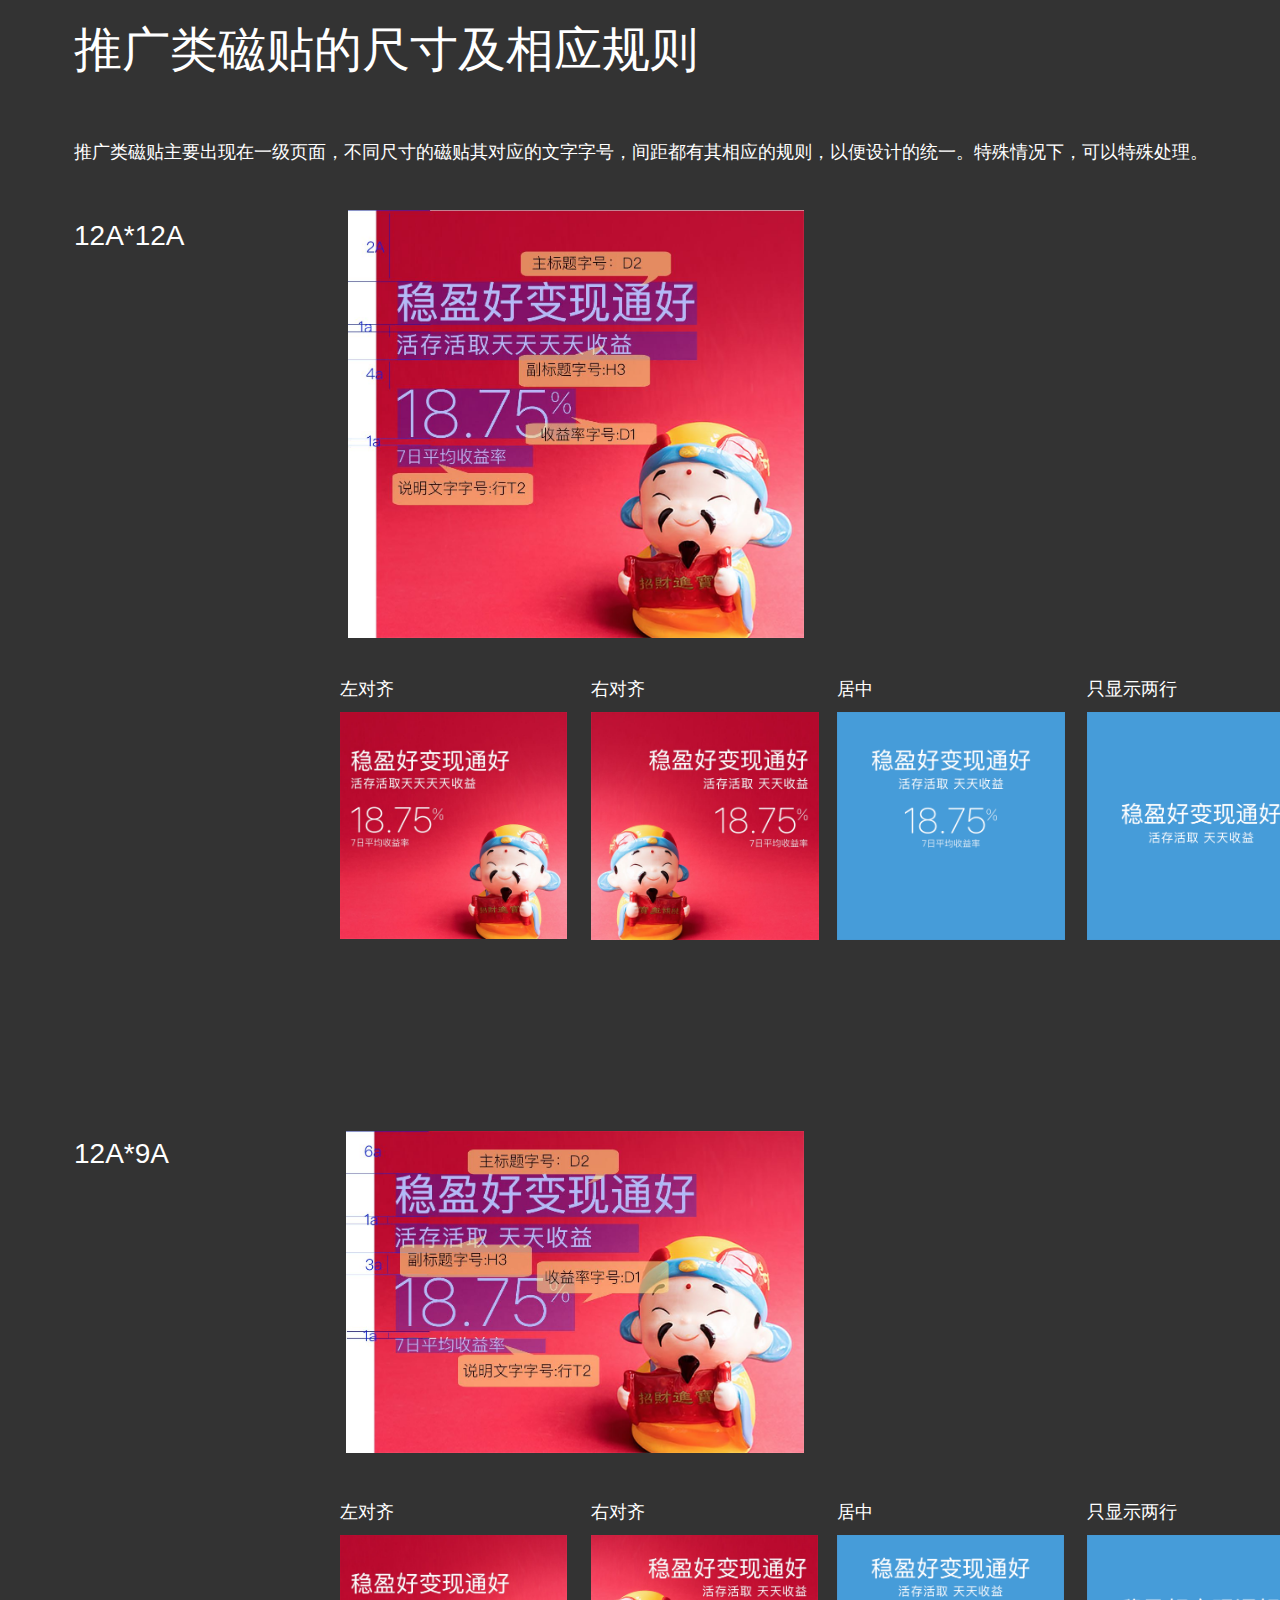
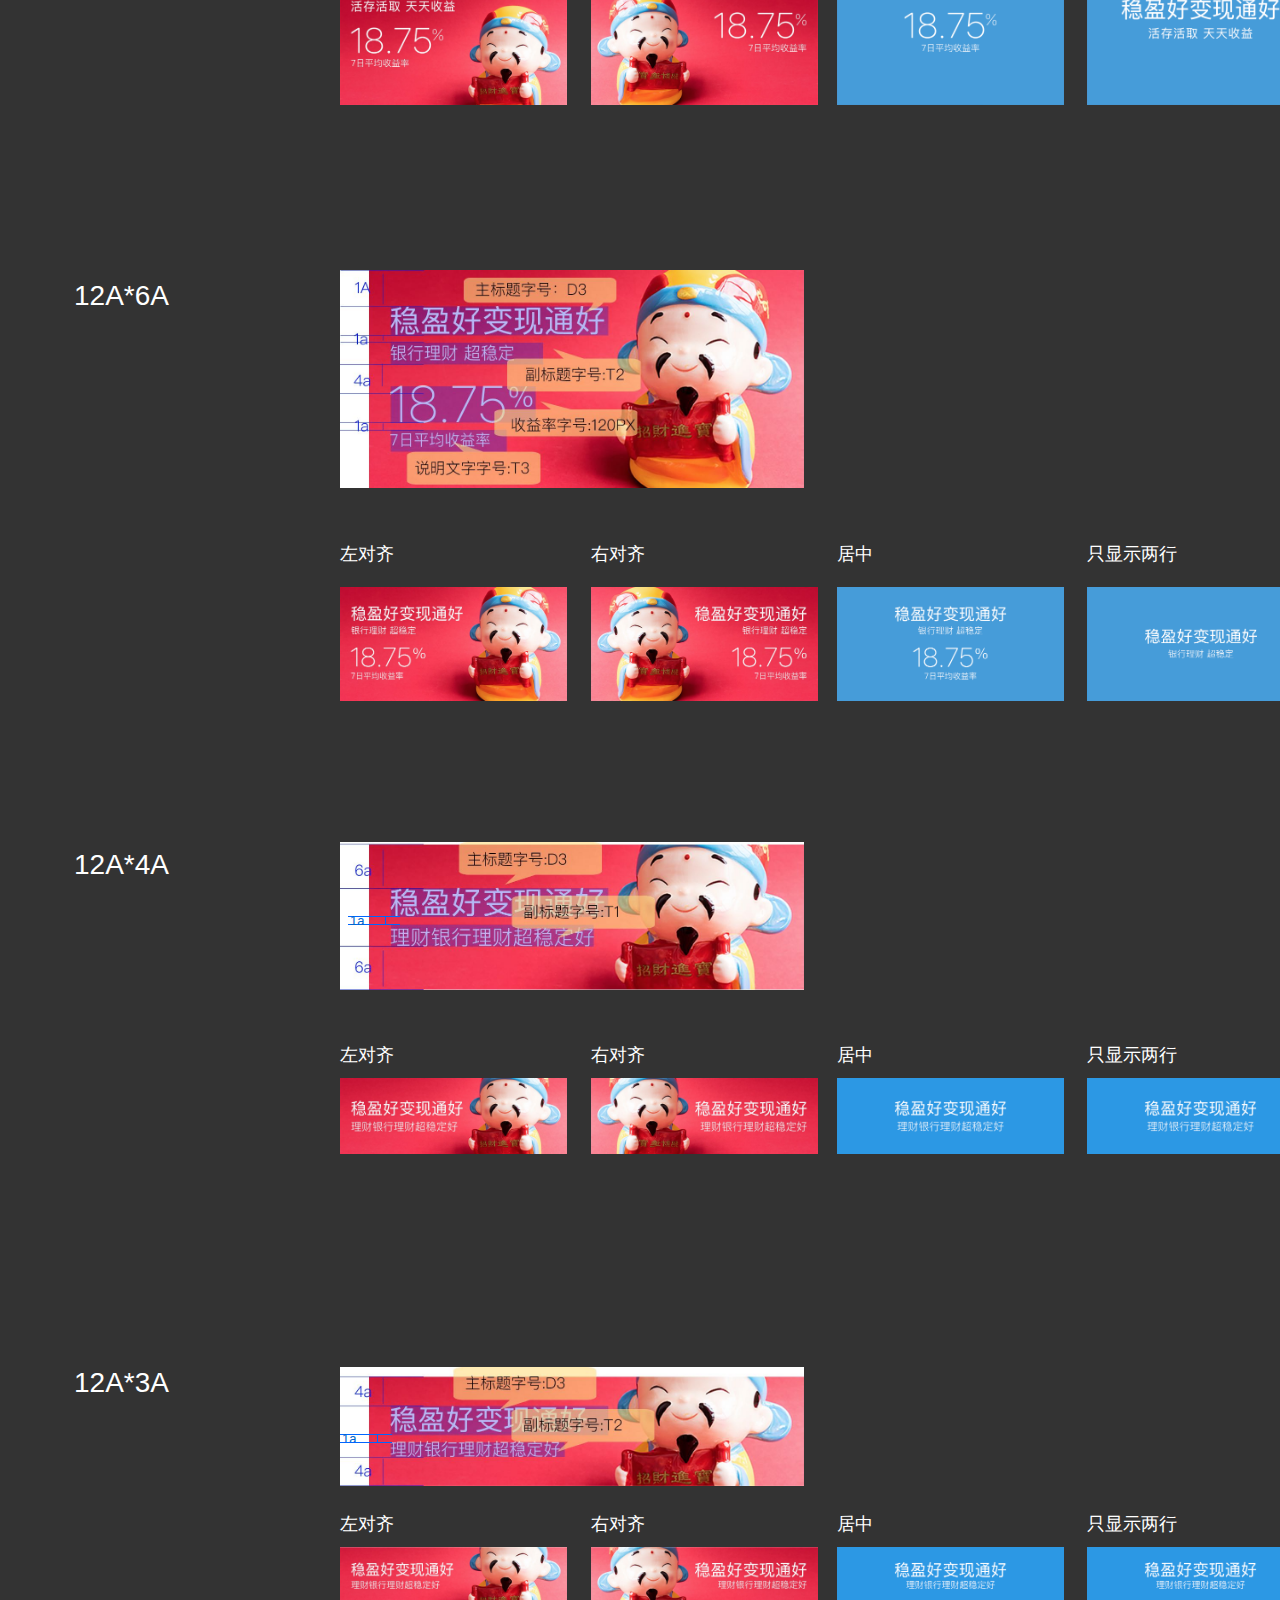
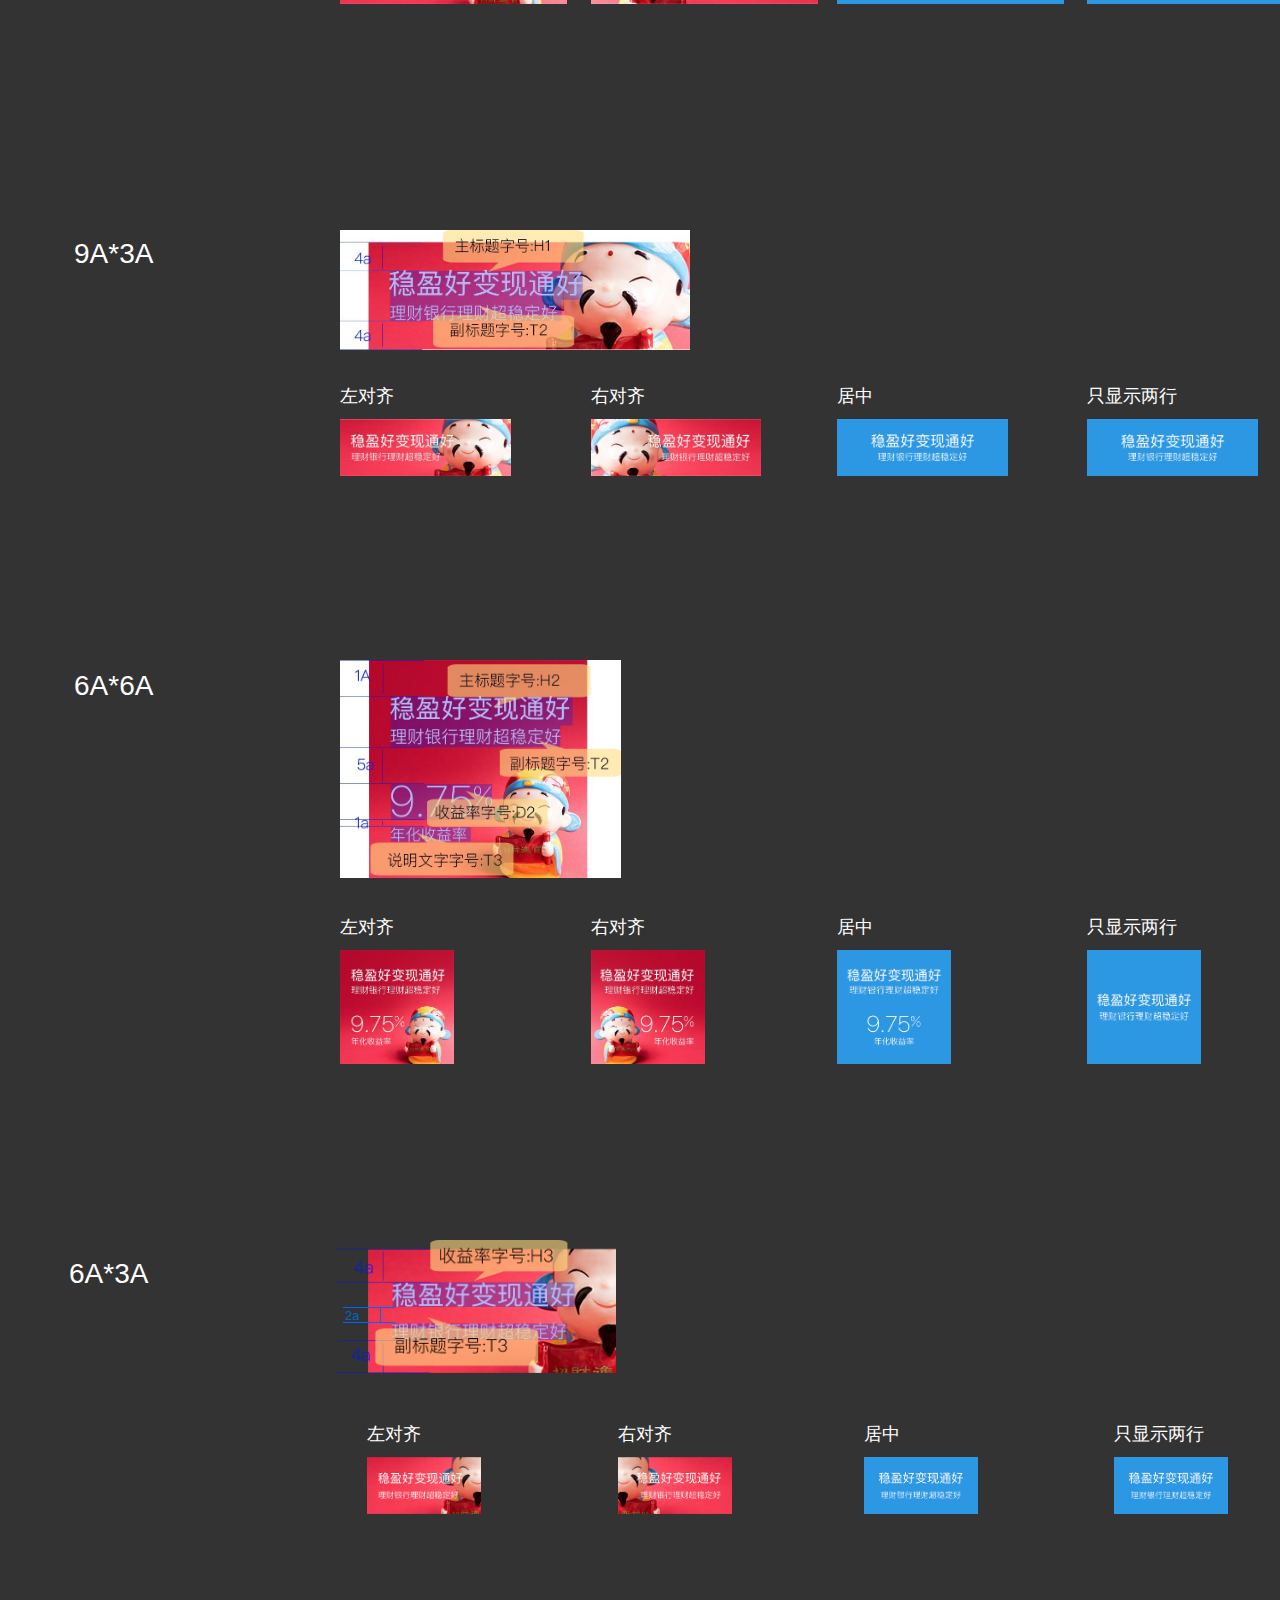
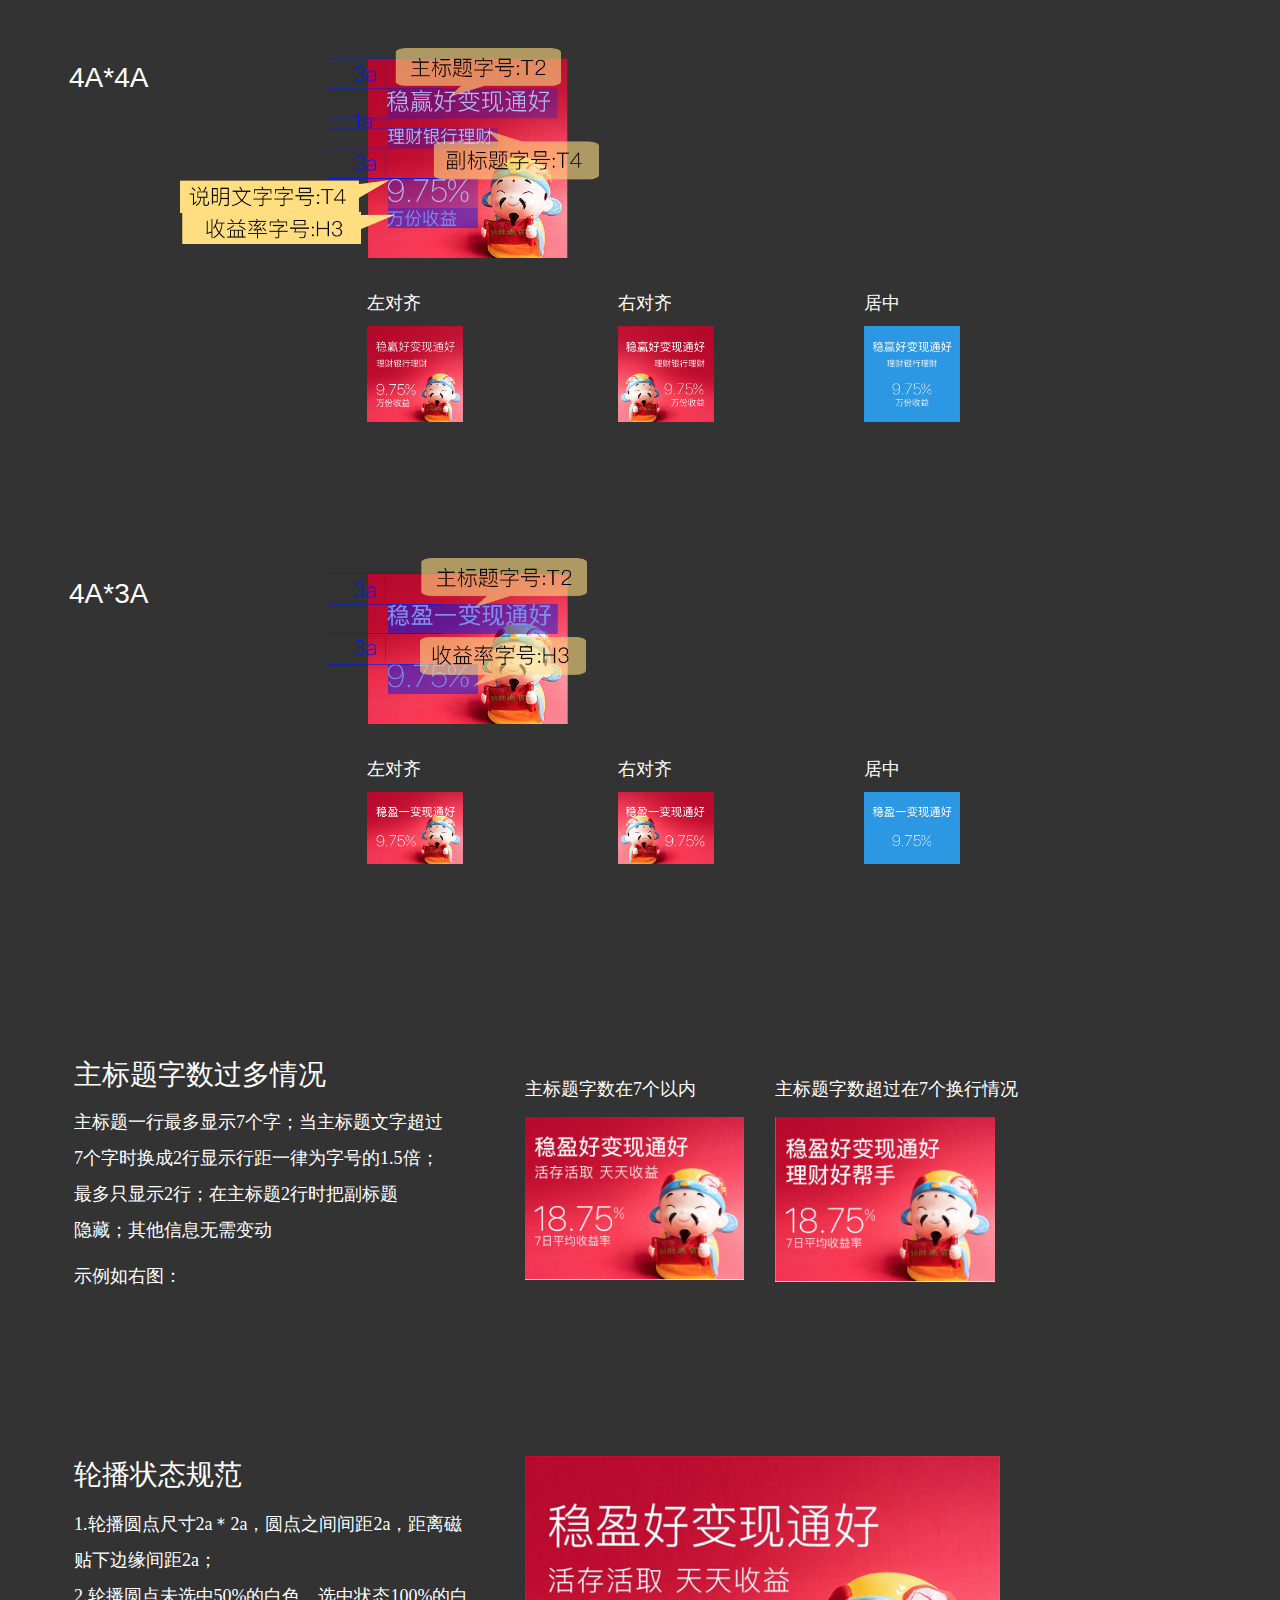
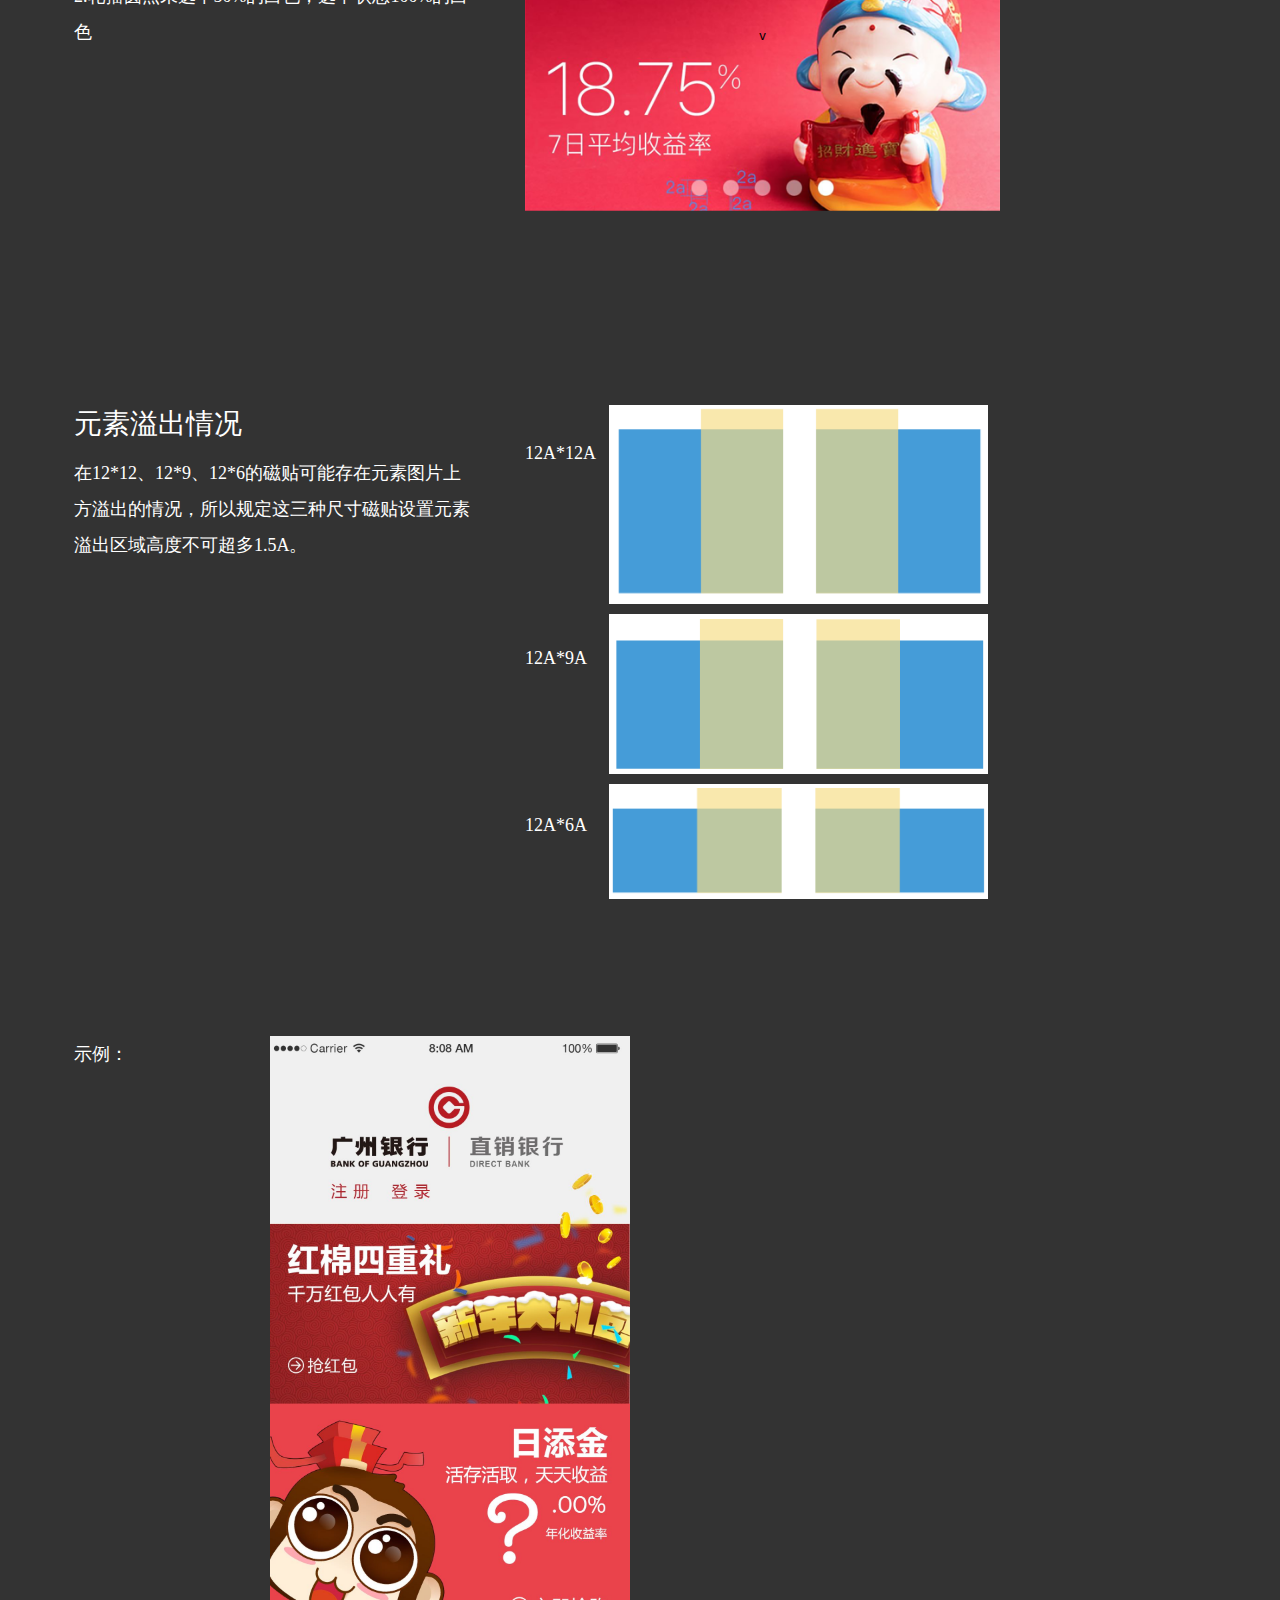
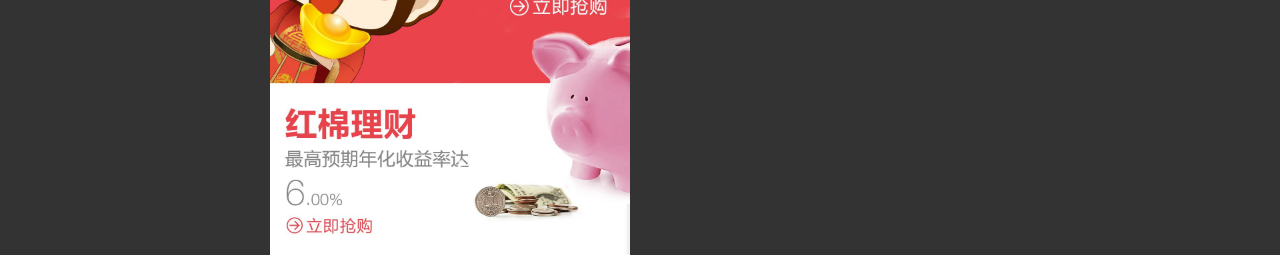
<file: 推广类磁贴不同尺寸及规则.html>
﻿<!DOCTYPE html>
<html>
  <head>
    <title>推广类磁贴不同尺寸及规则</title>
    <meta http-equiv="X-UA-Compatible" content="IE=edge"/>
    <meta http-equiv="content-type" content="text/html; charset=utf-8"/>
    <meta name="apple-mobile-web-app-capable" content="yes"/>
    <link href="resources/css/jquery-ui-themes.css" type="text/css" rel="stylesheet"/>
    <link href="resources/css/axure_rp_page.css" type="text/css" rel="stylesheet"/>
    <link href="data/styles.css" type="text/css" rel="stylesheet"/>
    <link href="files/推广类磁贴不同尺寸及规则/styles.css" type="text/css" rel="stylesheet"/>
    <script src="resources/scripts/jquery-1.7.1.min.js"></script>
    <script src="resources/scripts/jquery-ui-1.8.10.custom.min.js"></script>
    <script src="resources/scripts/axure/axQuery.js"></script>
    <script src="resources/scripts/axure/globals.js"></script>
    <script src="resources/scripts/axutils.js"></script>
    <script src="resources/scripts/axure/annotation.js"></script>
    <script src="resources/scripts/axure/axQuery.std.js"></script>
    <script src="resources/scripts/axure/doc.js"></script>
    <script src="data/document.js"></script>
    <script src="resources/scripts/messagecenter.js"></script>
    <script src="resources/scripts/axure/events.js"></script>
    <script src="resources/scripts/axure/action.js"></script>
    <script src="resources/scripts/axure/expr.js"></script>
    <script src="resources/scripts/axure/geometry.js"></script>
    <script src="resources/scripts/axure/flyout.js"></script>
    <script src="resources/scripts/axure/ie.js"></script>
    <script src="resources/scripts/axure/model.js"></script>
    <script src="resources/scripts/axure/repeater.js"></script>
    <script src="resources/scripts/axure/sto.js"></script>
    <script src="resources/scripts/axure/utils.temp.js"></script>
    <script src="resources/scripts/axure/variables.js"></script>
    <script src="resources/scripts/axure/drag.js"></script>
    <script src="resources/scripts/axure/move.js"></script>
    <script src="resources/scripts/axure/visibility.js"></script>
    <script src="resources/scripts/axure/style.js"></script>
    <script src="resources/scripts/axure/adaptive.js"></script>
    <script src="resources/scripts/axure/tree.js"></script>
    <script src="resources/scripts/axure/init.temp.js"></script>
    <script src="files/推广类磁贴不同尺寸及规则/data.js"></script>
    <script src="resources/scripts/axure/legacy.js"></script>
    <script src="resources/scripts/axure/viewer.js"></script>
    <script type="text/javascript">
      $axure.utils.getTransparentGifPath = function() { return 'resources/images/transparent.gif'; };
      $axure.utils.getOtherPath = function() { return 'resources/Other.html'; };
      $axure.utils.getReloadPath = function() { return 'resources/reload.html'; };
    </script>
  </head>
  <body>
    <div id="base" class="">

      <!-- Unnamed (形状) -->
      <div id="u0" class="ax_文本段落">
        <img id="u0_img" class="img " src="resources/images/transparent.gif"/>
        <!-- Unnamed () -->
        <div id="u1" class="text">
          <p><span>推广类磁贴的尺寸及相应规则</span></p>
        </div>
      </div>

      <!-- Unnamed (形状) -->
      <div id="u2" class="ax_文本段落">
        <img id="u2_img" class="img " src="resources/images/transparent.gif"/>
        <!-- Unnamed () -->
        <div id="u3" class="text">
          <p><span>推广类磁贴主要出现在一级页面，不同尺寸的磁贴其对应的文字字号，间距都有其相应的规则，以便设计的统一。特殊情况下，可以特殊处理。</span></p>
        </div>
      </div>

      <!-- Unnamed (Image) -->
      <div id="u4" class="ax_image">
        <img id="u4_img" class="img " src="images/推广类磁贴不同尺寸及规则/u4.png"/>
        <!-- Unnamed () -->
        <div id="u5" class="text">
          <p><span>v</span></p>
        </div>
      </div>

      <!-- Unnamed (形状) -->
      <div id="u6" class="ax_文本段落">
        <img id="u6_img" class="img " src="resources/images/transparent.gif"/>
        <!-- Unnamed () -->
        <div id="u7" class="text">
          <p><span>轮播状态规范</span></p>
        </div>
      </div>

      <!-- Unnamed (形状) -->
      <div id="u8" class="ax_文本段落">
        <img id="u8_img" class="img " src="resources/images/transparent.gif"/>
        <!-- Unnamed () -->
        <div id="u9" class="text">
          <p><span>1.轮播圆点尺寸2a＊2a，圆点之间间距2a，距离磁贴下边缘间距2a；</span></p><p><span>2.轮播圆点未选中50%的白色，选中状态100%的白色</span></p>
        </div>
      </div>

      <!-- Unnamed (Image) -->
      <div id="u10" class="ax_image">
        <img id="u10_img" class="img " src="images/推广类磁贴不同尺寸及规则/u10.jpg"/>
        <!-- Unnamed () -->
        <div id="u11" class="text">
          <p><span></span></p>
        </div>
      </div>

      <!-- Unnamed (形状) -->
      <div id="u12" class="ax_文本段落">
        <img id="u12_img" class="img " src="resources/images/transparent.gif"/>
        <!-- Unnamed () -->
        <div id="u13" class="text">
          <p><span>在12*12、12*9、12*6的磁贴可能存在元素图片上方溢出的情况，所以规定这三种尺寸磁贴设置元素溢出区域高度不可超多1.5A。</span></p>
        </div>
      </div>

      <!-- Unnamed (形状) -->
      <div id="u14" class="ax_文本段落">
        <img id="u14_img" class="img " src="resources/images/transparent.gif"/>
        <!-- Unnamed () -->
        <div id="u15" class="text">
          <p><span>元素溢出情况</span></p>
        </div>
      </div>

      <!-- Unnamed (形状) -->
      <div id="u16" class="ax_文本段落">
        <img id="u16_img" class="img " src="resources/images/transparent.gif"/>
        <!-- Unnamed () -->
        <div id="u17" class="text">
          <p><span>主标题一行最多显示7个字；当主标题文字超过7个字时换成2行显示行距一律为字号的1.5倍；</span></p><p><span>最多只显示2行；在主标题2行时把副标题</span></p><p><span>隐藏；其他信息无需变动</span></p>
        </div>
      </div>

      <!-- Unnamed (形状) -->
      <div id="u18" class="ax_文本段落">
        <img id="u18_img" class="img " src="resources/images/transparent.gif"/>
        <!-- Unnamed () -->
        <div id="u19" class="text">
          <p><span>主标题字数过多情况</span></p>
        </div>
      </div>

      <!-- Unnamed (Image) -->
      <div id="u20" class="ax_image">
        <img id="u20_img" class="img " src="images/推广类磁贴不同尺寸及规则/u20.png"/>
        <!-- Unnamed () -->
        <div id="u21" class="text">
          <p><span></span></p>
        </div>
      </div>

      <!-- Unnamed (Image) -->
      <div id="u22" class="ax_image">
        <img id="u22_img" class="img " src="images/推广类磁贴不同尺寸及规则/u22.png"/>
        <!-- Unnamed () -->
        <div id="u23" class="text">
          <p><span></span></p>
        </div>
      </div>

      <!-- Unnamed (形状) -->
      <div id="u24" class="ax_文本段落">
        <img id="u24_img" class="img " src="resources/images/transparent.gif"/>
        <!-- Unnamed () -->
        <div id="u25" class="text">
          <p><span>主标题字数在7个以内</span></p>
        </div>
      </div>

      <!-- Unnamed (形状) -->
      <div id="u26" class="ax_文本段落">
        <img id="u26_img" class="img " src="resources/images/transparent.gif"/>
        <!-- Unnamed () -->
        <div id="u27" class="text">
          <p><span>主标题字数超过在7个换行情况</span></p>
        </div>
      </div>

      <!-- Unnamed (形状) -->
      <div id="u28" class="ax_文本段落">
        <img id="u28_img" class="img " src="resources/images/transparent.gif"/>
        <!-- Unnamed () -->
        <div id="u29" class="text">
          <p><span>示例如右图：</span></p>
        </div>
      </div>

      <!-- Unnamed (Image) -->
      <div id="u30" class="ax_image">
        <img id="u30_img" class="img " src="images/推广类磁贴不同尺寸及规则/u30.png"/>
        <!-- Unnamed () -->
        <div id="u31" class="text">
          <p><span></span></p>
        </div>
      </div>

      <!-- Unnamed (Image) -->
      <div id="u32" class="ax_image">
        <img id="u32_img" class="img " src="images/推广类磁贴不同尺寸及规则/u32.png"/>
        <!-- Unnamed () -->
        <div id="u33" class="text">
          <p><span></span></p>
        </div>
      </div>

      <!-- Unnamed (Image) -->
      <div id="u34" class="ax_image">
        <img id="u34_img" class="img " src="images/推广类磁贴不同尺寸及规则/u34.png"/>
        <!-- Unnamed () -->
        <div id="u35" class="text">
          <p><span></span></p>
        </div>
      </div>

      <!-- Unnamed (形状) -->
      <div id="u36" class="ax_文本段落">
        <img id="u36_img" class="img " src="resources/images/transparent.gif"/>
        <!-- Unnamed () -->
        <div id="u37" class="text">
          <p><span>12A*12A</span></p><p><span>&nbsp;</span></p><p><span>&nbsp;</span></p>
        </div>
      </div>

      <!-- Unnamed (形状) -->
      <div id="u38" class="ax_文本段落">
        <img id="u38_img" class="img " src="resources/images/transparent.gif"/>
        <!-- Unnamed () -->
        <div id="u39" class="text">
          <p><span>12A*9A</span></p><p><span>&nbsp;</span></p><p><span>&nbsp;</span></p>
        </div>
      </div>

      <!-- Unnamed (形状) -->
      <div id="u40" class="ax_文本段落">
        <img id="u40_img" class="img " src="resources/images/transparent.gif"/>
        <!-- Unnamed () -->
        <div id="u41" class="text">
          <p><span>12A*6A</span></p><p><span>&nbsp;</span></p><p><span>&nbsp;</span></p>
        </div>
      </div>

      <!-- Unnamed (形状) -->
      <div id="u42" class="ax_文本段落">
        <img id="u42_img" class="img " src="resources/images/transparent.gif"/>
        <!-- Unnamed () -->
        <div id="u43" class="text">
          <p><span>示例：</span></p>
        </div>
      </div>

      <!-- Unnamed (形状) -->
      <div id="u44" class="ax_文本段落">
        <img id="u44_img" class="img " src="resources/images/transparent.gif"/>
        <!-- Unnamed () -->
        <div id="u45" class="text">
          <p><span>12A*12A</span></p><p><span>&nbsp;</span></p>
        </div>
      </div>

      <!-- Unnamed (Image) -->
      <div id="u46" class="ax_image">
        <img id="u46_img" class="img " src="images/推广类磁贴不同尺寸及规则/u46.jpg"/>
        <!-- Unnamed () -->
        <div id="u47" class="text">
          <p><span></span></p>
        </div>
      </div>

      <!-- Unnamed (形状) -->
      <div id="u48" class="ax_文本段落">
        <img id="u48_img" class="img " src="resources/images/transparent.gif"/>
        <!-- Unnamed () -->
        <div id="u49" class="text">
          <p><span>左对齐</span></p>
        </div>
      </div>

      <!-- Unnamed (Image) -->
      <div id="u50" class="ax_image">
        <img id="u50_img" class="img " src="images/推广类磁贴不同尺寸及规则/u50.jpg"/>
        <!-- Unnamed () -->
        <div id="u51" class="text">
          <p><span></span></p>
        </div>
      </div>

      <!-- Unnamed (Image) -->
      <div id="u52" class="ax_image">
        <img id="u52_img" class="img " src="images/推广类磁贴不同尺寸及规则/u52.jpg"/>
        <!-- Unnamed () -->
        <div id="u53" class="text">
          <p><span></span></p>
        </div>
      </div>

      <!-- Unnamed (Image) -->
      <div id="u54" class="ax_image">
        <img id="u54_img" class="img " src="images/推广类磁贴不同尺寸及规则/u54.png"/>
        <!-- Unnamed () -->
        <div id="u55" class="text">
          <p><span></span></p>
        </div>
      </div>

      <!-- Unnamed (Image) -->
      <div id="u56" class="ax_image">
        <img id="u56_img" class="img " src="images/推广类磁贴不同尺寸及规则/u56.png"/>
        <!-- Unnamed () -->
        <div id="u57" class="text">
          <p><span></span></p>
        </div>
      </div>

      <!-- Unnamed (形状) -->
      <div id="u58" class="ax_文本段落">
        <img id="u58_img" class="img " src="resources/images/transparent.gif"/>
        <!-- Unnamed () -->
        <div id="u59" class="text">
          <p><span>右对齐</span></p>
        </div>
      </div>

      <!-- Unnamed (形状) -->
      <div id="u60" class="ax_文本段落">
        <img id="u60_img" class="img " src="resources/images/transparent.gif"/>
        <!-- Unnamed () -->
        <div id="u61" class="text">
          <p><span>居中</span></p>
        </div>
      </div>

      <!-- Unnamed (形状) -->
      <div id="u62" class="ax_文本段落">
        <img id="u62_img" class="img " src="resources/images/transparent.gif"/>
        <!-- Unnamed () -->
        <div id="u63" class="text">
          <p><span>只显示两行</span></p><p><span>&nbsp;</span></p>
        </div>
      </div>

      <!-- Unnamed (形状) -->
      <div id="u64" class="ax_文本段落">
        <img id="u64_img" class="img " src="resources/images/transparent.gif"/>
        <!-- Unnamed () -->
        <div id="u65" class="text">
          <p><span>12A*9A</span></p><p><span>&nbsp;</span></p>
        </div>
      </div>

      <!-- Unnamed (形状) -->
      <div id="u66" class="ax_文本段落">
        <img id="u66_img" class="img " src="resources/images/transparent.gif"/>
        <!-- Unnamed () -->
        <div id="u67" class="text">
          <p><span>左对齐</span></p>
        </div>
      </div>

      <!-- Unnamed (形状) -->
      <div id="u68" class="ax_文本段落">
        <img id="u68_img" class="img " src="resources/images/transparent.gif"/>
        <!-- Unnamed () -->
        <div id="u69" class="text">
          <p><span>右对齐</span></p>
        </div>
      </div>

      <!-- Unnamed (形状) -->
      <div id="u70" class="ax_文本段落">
        <img id="u70_img" class="img " src="resources/images/transparent.gif"/>
        <!-- Unnamed () -->
        <div id="u71" class="text">
          <p><span>居中</span></p>
        </div>
      </div>

      <!-- Unnamed (形状) -->
      <div id="u72" class="ax_文本段落">
        <img id="u72_img" class="img " src="resources/images/transparent.gif"/>
        <!-- Unnamed () -->
        <div id="u73" class="text">
          <p><span>只显示两行</span></p><p><span>&nbsp;</span></p>
        </div>
      </div>

      <!-- Unnamed (Image) -->
      <div id="u74" class="ax_image">
        <img id="u74_img" class="img " src="images/推广类磁贴不同尺寸及规则/u74.jpg"/>
        <!-- Unnamed () -->
        <div id="u75" class="text">
          <p><span></span></p>
        </div>
      </div>

      <!-- Unnamed (Image) -->
      <div id="u76" class="ax_image">
        <img id="u76_img" class="img " src="images/推广类磁贴不同尺寸及规则/u76.jpg"/>
        <!-- Unnamed () -->
        <div id="u77" class="text">
          <p><span></span></p>
        </div>
      </div>

      <!-- Unnamed (Image) -->
      <div id="u78" class="ax_image">
        <img id="u78_img" class="img " src="images/推广类磁贴不同尺寸及规则/u78.png"/>
        <!-- Unnamed () -->
        <div id="u79" class="text">
          <p><span></span></p>
        </div>
      </div>

      <!-- Unnamed (Image) -->
      <div id="u80" class="ax_image">
        <img id="u80_img" class="img " src="images/推广类磁贴不同尺寸及规则/u80.png"/>
        <!-- Unnamed () -->
        <div id="u81" class="text">
          <p><span></span></p>
        </div>
      </div>

      <!-- Unnamed (Image) -->
      <div id="u82" class="ax_image">
        <img id="u82_img" class="img " src="images/推广类磁贴不同尺寸及规则/u82.jpg"/>
        <!-- Unnamed () -->
        <div id="u83" class="text">
          <p><span></span></p>
        </div>
      </div>

      <!-- Unnamed (形状) -->
      <div id="u84" class="ax_文本段落">
        <img id="u84_img" class="img " src="resources/images/transparent.gif"/>
        <!-- Unnamed () -->
        <div id="u85" class="text">
          <p><span>12A*6A</span></p><p><span>&nbsp;</span></p>
        </div>
      </div>

      <!-- Unnamed (Image) -->
      <div id="u86" class="ax_image">
        <img id="u86_img" class="img " src="images/推广类磁贴不同尺寸及规则/u86.jpg"/>
        <!-- Unnamed () -->
        <div id="u87" class="text">
          <p><span></span></p>
        </div>
      </div>

      <!-- Unnamed (形状) -->
      <div id="u88" class="ax_文本段落">
        <img id="u88_img" class="img " src="resources/images/transparent.gif"/>
        <!-- Unnamed () -->
        <div id="u89" class="text">
          <p><span>左对齐</span></p>
        </div>
      </div>

      <!-- Unnamed (形状) -->
      <div id="u90" class="ax_文本段落">
        <img id="u90_img" class="img " src="resources/images/transparent.gif"/>
        <!-- Unnamed () -->
        <div id="u91" class="text">
          <p><span>右对齐</span></p>
        </div>
      </div>

      <!-- Unnamed (形状) -->
      <div id="u92" class="ax_文本段落">
        <img id="u92_img" class="img " src="resources/images/transparent.gif"/>
        <!-- Unnamed () -->
        <div id="u93" class="text">
          <p><span>居中</span></p>
        </div>
      </div>

      <!-- Unnamed (形状) -->
      <div id="u94" class="ax_文本段落">
        <img id="u94_img" class="img " src="resources/images/transparent.gif"/>
        <!-- Unnamed () -->
        <div id="u95" class="text">
          <p><span>只显示两行</span></p><p><span>&nbsp;</span></p>
        </div>
      </div>

      <!-- Unnamed (Image) -->
      <div id="u96" class="ax_image">
        <img id="u96_img" class="img " src="images/推广类磁贴不同尺寸及规则/u96.jpg"/>
        <!-- Unnamed () -->
        <div id="u97" class="text">
          <p><span></span></p>
        </div>
      </div>

      <!-- Unnamed (Image) -->
      <div id="u98" class="ax_image">
        <img id="u98_img" class="img " src="images/推广类磁贴不同尺寸及规则/u98.jpg"/>
        <!-- Unnamed () -->
        <div id="u99" class="text">
          <p><span></span></p>
        </div>
      </div>

      <!-- Unnamed (Image) -->
      <div id="u100" class="ax_image">
        <img id="u100_img" class="img " src="images/推广类磁贴不同尺寸及规则/u100.png"/>
        <!-- Unnamed () -->
        <div id="u101" class="text">
          <p><span></span></p>
        </div>
      </div>

      <!-- Unnamed (Image) -->
      <div id="u102" class="ax_image">
        <img id="u102_img" class="img " src="images/推广类磁贴不同尺寸及规则/u102.png"/>
        <!-- Unnamed () -->
        <div id="u103" class="text">
          <p><span></span></p>
        </div>
      </div>

      <!-- Unnamed (形状) -->
      <div id="u104" class="ax_文本段落">
        <img id="u104_img" class="img " src="resources/images/transparent.gif"/>
        <!-- Unnamed () -->
        <div id="u105" class="text">
          <p><span>12A*4A</span></p><p><span>&nbsp;</span></p>
        </div>
      </div>

      <!-- Unnamed (Image) -->
      <div id="u106" class="ax_image">
        <img id="u106_img" class="img " src="images/推广类磁贴不同尺寸及规则/u106.jpg"/>
        <!-- Unnamed () -->
        <div id="u107" class="text">
          <p><span></span></p>
        </div>
      </div>

      <!-- Unnamed (水平线) -->
      <div id="u108" class="ax_水平线">
        <img id="u108_start" class="img " src="resources/images/transparent.gif" alt="u108_start"/>
        <img id="u108_end" class="img " src="resources/images/transparent.gif" alt="u108_end"/>
        <img id="u108_line" class="img " src="images/推广类磁贴不同尺寸及规则/u108_line.png" alt="u108_line"/>
      </div>

      <!-- Unnamed (水平线) -->
      <div id="u109" class="ax_水平线">
        <img id="u109_start" class="img " src="resources/images/transparent.gif" alt="u109_start"/>
        <img id="u109_end" class="img " src="resources/images/transparent.gif" alt="u109_end"/>
        <img id="u109_line" class="img " src="images/推广类磁贴不同尺寸及规则/u108_line.png" alt="u109_line"/>
      </div>

      <!-- Unnamed (垂直线) -->
      <div id="u110" class="ax_垂直线">
        <img id="u110_start" class="img " src="resources/images/transparent.gif" alt="u110_start"/>
        <img id="u110_end" class="img " src="resources/images/transparent.gif" alt="u110_end"/>
        <img id="u110_line" class="img " src="images/推广类磁贴不同尺寸及规则/u110_line.png" alt="u110_line"/>
      </div>

      <!-- Unnamed (形状) -->
      <div id="u111" class="ax_文本段落">
        <img id="u111_img" class="img " src="resources/images/transparent.gif"/>
        <!-- Unnamed () -->
        <div id="u112" class="text">
          <p><span>1a</span></p>
        </div>
      </div>

      <!-- Unnamed (形状) -->
      <div id="u113" class="ax_文本段落">
        <img id="u113_img" class="img " src="resources/images/transparent.gif"/>
        <!-- Unnamed () -->
        <div id="u114" class="text">
          <p><span>左对齐</span></p>
        </div>
      </div>

      <!-- Unnamed (形状) -->
      <div id="u115" class="ax_文本段落">
        <img id="u115_img" class="img " src="resources/images/transparent.gif"/>
        <!-- Unnamed () -->
        <div id="u116" class="text">
          <p><span>右对齐</span></p>
        </div>
      </div>

      <!-- Unnamed (形状) -->
      <div id="u117" class="ax_文本段落">
        <img id="u117_img" class="img " src="resources/images/transparent.gif"/>
        <!-- Unnamed () -->
        <div id="u118" class="text">
          <p><span>居中</span></p>
        </div>
      </div>

      <!-- Unnamed (形状) -->
      <div id="u119" class="ax_文本段落">
        <img id="u119_img" class="img " src="resources/images/transparent.gif"/>
        <!-- Unnamed () -->
        <div id="u120" class="text">
          <p><span>只显示两行</span></p><p><span>&nbsp;</span></p>
        </div>
      </div>

      <!-- Unnamed (Image) -->
      <div id="u121" class="ax_image">
        <img id="u121_img" class="img " src="images/推广类磁贴不同尺寸及规则/u121.jpg"/>
        <!-- Unnamed () -->
        <div id="u122" class="text">
          <p><span></span></p>
        </div>
      </div>

      <!-- Unnamed (Image) -->
      <div id="u123" class="ax_image">
        <img id="u123_img" class="img " src="images/推广类磁贴不同尺寸及规则/u123.jpg"/>
        <!-- Unnamed () -->
        <div id="u124" class="text">
          <p><span></span></p>
        </div>
      </div>

      <!-- Unnamed (Image) -->
      <div id="u125" class="ax_image">
        <img id="u125_img" class="img " src="images/推广类磁贴不同尺寸及规则/u125.png"/>
        <!-- Unnamed () -->
        <div id="u126" class="text">
          <p><span></span></p>
        </div>
      </div>

      <!-- Unnamed (Image) -->
      <div id="u127" class="ax_image">
        <img id="u127_img" class="img " src="images/推广类磁贴不同尺寸及规则/u125.png"/>
        <!-- Unnamed () -->
        <div id="u128" class="text">
          <p><span></span></p>
        </div>
      </div>

      <!-- Unnamed (形状) -->
      <div id="u129" class="ax_文本段落">
        <img id="u129_img" class="img " src="resources/images/transparent.gif"/>
        <!-- Unnamed () -->
        <div id="u130" class="text">
          <p><span>12A*3A</span></p><p><span>&nbsp;</span></p>
        </div>
      </div>

      <!-- Unnamed (Image) -->
      <div id="u131" class="ax_image">
        <img id="u131_img" class="img " src="images/推广类磁贴不同尺寸及规则/u131.jpg"/>
        <!-- Unnamed () -->
        <div id="u132" class="text">
          <p><span></span></p>
        </div>
      </div>

      <!-- Unnamed (形状) -->
      <div id="u133" class="ax_文本段落">
        <img id="u133_img" class="img " src="resources/images/transparent.gif"/>
        <!-- Unnamed () -->
        <div id="u134" class="text">
          <p><span>左对齐</span></p>
        </div>
      </div>

      <!-- Unnamed (形状) -->
      <div id="u135" class="ax_文本段落">
        <img id="u135_img" class="img " src="resources/images/transparent.gif"/>
        <!-- Unnamed () -->
        <div id="u136" class="text">
          <p><span>右对齐</span></p>
        </div>
      </div>

      <!-- Unnamed (形状) -->
      <div id="u137" class="ax_文本段落">
        <img id="u137_img" class="img " src="resources/images/transparent.gif"/>
        <!-- Unnamed () -->
        <div id="u138" class="text">
          <p><span>居中</span></p>
        </div>
      </div>

      <!-- Unnamed (形状) -->
      <div id="u139" class="ax_文本段落">
        <img id="u139_img" class="img " src="resources/images/transparent.gif"/>
        <!-- Unnamed () -->
        <div id="u140" class="text">
          <p><span>只显示两行</span></p><p><span>&nbsp;</span></p>
        </div>
      </div>

      <!-- Unnamed (Image) -->
      <div id="u141" class="ax_image">
        <img id="u141_img" class="img " src="images/推广类磁贴不同尺寸及规则/u141.jpg"/>
        <!-- Unnamed () -->
        <div id="u142" class="text">
          <p><span></span></p>
        </div>
      </div>

      <!-- Unnamed (Image) -->
      <div id="u143" class="ax_image">
        <img id="u143_img" class="img " src="images/推广类磁贴不同尺寸及规则/u143.jpg"/>
        <!-- Unnamed () -->
        <div id="u144" class="text">
          <p><span></span></p>
        </div>
      </div>

      <!-- Unnamed (Image) -->
      <div id="u145" class="ax_image">
        <img id="u145_img" class="img " src="images/推广类磁贴不同尺寸及规则/u145.png"/>
        <!-- Unnamed () -->
        <div id="u146" class="text">
          <p><span></span></p>
        </div>
      </div>

      <!-- Unnamed (Image) -->
      <div id="u147" class="ax_image">
        <img id="u147_img" class="img " src="images/推广类磁贴不同尺寸及规则/u147.png"/>
        <!-- Unnamed () -->
        <div id="u148" class="text">
          <p><span></span></p>
        </div>
      </div>

      <!-- Unnamed (形状) -->
      <div id="u149" class="ax_文本段落">
        <img id="u149_img" class="img " src="resources/images/transparent.gif"/>
        <!-- Unnamed () -->
        <div id="u150" class="text">
          <p><span>9A*3A</span></p><p><span>&nbsp;</span></p>
        </div>
      </div>

      <!-- Unnamed (Image) -->
      <div id="u151" class="ax_image">
        <img id="u151_img" class="img " src="images/推广类磁贴不同尺寸及规则/u151.jpg"/>
        <!-- Unnamed () -->
        <div id="u152" class="text">
          <p><span></span></p>
        </div>
      </div>

      <!-- Unnamed (形状) -->
      <div id="u153" class="ax_文本段落">
        <img id="u153_img" class="img " src="resources/images/transparent.gif"/>
        <!-- Unnamed () -->
        <div id="u154" class="text">
          <p><span>左对齐</span></p>
        </div>
      </div>

      <!-- Unnamed (形状) -->
      <div id="u155" class="ax_文本段落">
        <img id="u155_img" class="img " src="resources/images/transparent.gif"/>
        <!-- Unnamed () -->
        <div id="u156" class="text">
          <p><span>右对齐</span></p>
        </div>
      </div>

      <!-- Unnamed (形状) -->
      <div id="u157" class="ax_文本段落">
        <img id="u157_img" class="img " src="resources/images/transparent.gif"/>
        <!-- Unnamed () -->
        <div id="u158" class="text">
          <p><span>居中</span></p>
        </div>
      </div>

      <!-- Unnamed (形状) -->
      <div id="u159" class="ax_文本段落">
        <img id="u159_img" class="img " src="resources/images/transparent.gif"/>
        <!-- Unnamed () -->
        <div id="u160" class="text">
          <p><span>只显示两行</span></p><p><span>&nbsp;</span></p>
        </div>
      </div>

      <!-- Unnamed (Image) -->
      <div id="u161" class="ax_image">
        <img id="u161_img" class="img " src="images/推广类磁贴不同尺寸及规则/u161.jpg"/>
        <!-- Unnamed () -->
        <div id="u162" class="text">
          <p><span></span></p>
        </div>
      </div>

      <!-- Unnamed (Image) -->
      <div id="u163" class="ax_image">
        <img id="u163_img" class="img " src="images/推广类磁贴不同尺寸及规则/u163.jpg"/>
        <!-- Unnamed () -->
        <div id="u164" class="text">
          <p><span></span></p>
        </div>
      </div>

      <!-- Unnamed (Image) -->
      <div id="u165" class="ax_image">
        <img id="u165_img" class="img " src="images/推广类磁贴不同尺寸及规则/u165.png"/>
        <!-- Unnamed () -->
        <div id="u166" class="text">
          <p><span></span></p>
        </div>
      </div>

      <!-- Unnamed (Image) -->
      <div id="u167" class="ax_image">
        <img id="u167_img" class="img " src="images/推广类磁贴不同尺寸及规则/u167.png"/>
        <!-- Unnamed () -->
        <div id="u168" class="text">
          <p><span></span></p>
        </div>
      </div>

      <!-- Unnamed (形状) -->
      <div id="u169" class="ax_文本段落">
        <img id="u169_img" class="img " src="resources/images/transparent.gif"/>
        <!-- Unnamed () -->
        <div id="u170" class="text">
          <p><span>6A*6A</span></p><p><span>&nbsp;</span></p>
        </div>
      </div>

      <!-- Unnamed (Image) -->
      <div id="u171" class="ax_image">
        <img id="u171_img" class="img " src="images/推广类磁贴不同尺寸及规则/u171.jpg"/>
        <!-- Unnamed () -->
        <div id="u172" class="text">
          <p><span></span></p>
        </div>
      </div>

      <!-- Unnamed (水平线) -->
      <div id="u173" class="ax_水平线">
        <img id="u173_start" class="img " src="resources/images/transparent.gif" alt="u173_start"/>
        <img id="u173_end" class="img " src="resources/images/transparent.gif" alt="u173_end"/>
        <img id="u173_line" class="img " src="images/推广类磁贴不同尺寸及规则/u108_line.png" alt="u173_line"/>
      </div>

      <!-- Unnamed (垂直线) -->
      <div id="u174" class="ax_垂直线">
        <img id="u174_start" class="img " src="resources/images/transparent.gif" alt="u174_start"/>
        <img id="u174_end" class="img " src="resources/images/transparent.gif" alt="u174_end"/>
        <img id="u174_line" class="img " src="images/推广类磁贴不同尺寸及规则/u110_line.png" alt="u174_line"/>
      </div>

      <!-- Unnamed (形状) -->
      <div id="u175" class="ax_文本段落">
        <img id="u175_img" class="img " src="resources/images/transparent.gif"/>
        <!-- Unnamed () -->
        <div id="u176" class="text">
          <p><span>1a</span></p>
        </div>
      </div>

      <!-- Unnamed (水平线) -->
      <div id="u177" class="ax_水平线">
        <img id="u177_start" class="img " src="resources/images/transparent.gif" alt="u177_start"/>
        <img id="u177_end" class="img " src="resources/images/transparent.gif" alt="u177_end"/>
        <img id="u177_line" class="img " src="images/推广类磁贴不同尺寸及规则/u108_line.png" alt="u177_line"/>
      </div>

      <!-- Unnamed (形状) -->
      <div id="u178" class="ax_文本段落">
        <img id="u178_img" class="img " src="resources/images/transparent.gif"/>
        <!-- Unnamed () -->
        <div id="u179" class="text">
          <p><span>左对齐</span></p>
        </div>
      </div>

      <!-- Unnamed (形状) -->
      <div id="u180" class="ax_文本段落">
        <img id="u180_img" class="img " src="resources/images/transparent.gif"/>
        <!-- Unnamed () -->
        <div id="u181" class="text">
          <p><span>右对齐</span></p>
        </div>
      </div>

      <!-- Unnamed (形状) -->
      <div id="u182" class="ax_文本段落">
        <img id="u182_img" class="img " src="resources/images/transparent.gif"/>
        <!-- Unnamed () -->
        <div id="u183" class="text">
          <p><span>居中</span></p>
        </div>
      </div>

      <!-- Unnamed (形状) -->
      <div id="u184" class="ax_文本段落">
        <img id="u184_img" class="img " src="resources/images/transparent.gif"/>
        <!-- Unnamed () -->
        <div id="u185" class="text">
          <p><span>只显示两行</span></p><p><span>&nbsp;</span></p>
        </div>
      </div>

      <!-- Unnamed (Image) -->
      <div id="u186" class="ax_image">
        <img id="u186_img" class="img " src="images/推广类磁贴不同尺寸及规则/u186.jpg"/>
        <!-- Unnamed () -->
        <div id="u187" class="text">
          <p><span></span></p>
        </div>
      </div>

      <!-- Unnamed (Image) -->
      <div id="u188" class="ax_image">
        <img id="u188_img" class="img " src="images/推广类磁贴不同尺寸及规则/u188.jpg"/>
        <!-- Unnamed () -->
        <div id="u189" class="text">
          <p><span></span></p>
        </div>
      </div>

      <!-- Unnamed (Image) -->
      <div id="u190" class="ax_image">
        <img id="u190_img" class="img " src="images/推广类磁贴不同尺寸及规则/u190.png"/>
        <!-- Unnamed () -->
        <div id="u191" class="text">
          <p><span></span></p>
        </div>
      </div>

      <!-- Unnamed (Image) -->
      <div id="u192" class="ax_image">
        <img id="u192_img" class="img " src="images/推广类磁贴不同尺寸及规则/u192.png"/>
        <!-- Unnamed () -->
        <div id="u193" class="text">
          <p><span></span></p>
        </div>
      </div>

      <!-- Unnamed (形状) -->
      <div id="u194" class="ax_文本段落">
        <img id="u194_img" class="img " src="resources/images/transparent.gif"/>
        <!-- Unnamed () -->
        <div id="u195" class="text">
          <p><span>6A*3A</span></p><p><span>&nbsp;</span></p>
        </div>
      </div>

      <!-- Unnamed (Image) -->
      <div id="u196" class="ax_image">
        <img id="u196_img" class="img " src="images/推广类磁贴不同尺寸及规则/u196.png"/>
        <!-- Unnamed () -->
        <div id="u197" class="text">
          <p><span></span></p>
        </div>
      </div>

      <!-- Unnamed (形状) -->
      <div id="u198" class="ax_文本段落">
        <img id="u198_img" class="img " src="resources/images/transparent.gif"/>
        <!-- Unnamed () -->
        <div id="u199" class="text">
          <p><span>左对齐</span></p>
        </div>
      </div>

      <!-- Unnamed (形状) -->
      <div id="u200" class="ax_文本段落">
        <img id="u200_img" class="img " src="resources/images/transparent.gif"/>
        <!-- Unnamed () -->
        <div id="u201" class="text">
          <p><span>右对齐</span></p>
        </div>
      </div>

      <!-- Unnamed (形状) -->
      <div id="u202" class="ax_文本段落">
        <img id="u202_img" class="img " src="resources/images/transparent.gif"/>
        <!-- Unnamed () -->
        <div id="u203" class="text">
          <p><span>居中</span></p>
        </div>
      </div>

      <!-- Unnamed (形状) -->
      <div id="u204" class="ax_文本段落">
        <img id="u204_img" class="img " src="resources/images/transparent.gif"/>
        <!-- Unnamed () -->
        <div id="u205" class="text">
          <p><span>只显示两行</span></p><p><span>&nbsp;</span></p>
        </div>
      </div>

      <!-- Unnamed (Image) -->
      <div id="u206" class="ax_image">
        <img id="u206_img" class="img " src="images/推广类磁贴不同尺寸及规则/u206.png"/>
        <!-- Unnamed () -->
        <div id="u207" class="text">
          <p><span></span></p>
        </div>
      </div>

      <!-- Unnamed (Image) -->
      <div id="u208" class="ax_image">
        <img id="u208_img" class="img " src="images/推广类磁贴不同尺寸及规则/u208.png"/>
        <!-- Unnamed () -->
        <div id="u209" class="text">
          <p><span></span></p>
        </div>
      </div>

      <!-- Unnamed (水平线) -->
      <div id="u210" class="ax_水平线">
        <img id="u210_start" class="img " src="resources/images/transparent.gif" alt="u210_start"/>
        <img id="u210_end" class="img " src="resources/images/transparent.gif" alt="u210_end"/>
        <img id="u210_line" class="img " src="images/推广类磁贴不同尺寸及规则/u108_line.png" alt="u210_line"/>
      </div>

      <!-- Unnamed (垂直线) -->
      <div id="u211" class="ax_垂直线">
        <img id="u211_start" class="img " src="resources/images/transparent.gif" alt="u211_start"/>
        <img id="u211_end" class="img " src="resources/images/transparent.gif" alt="u211_end"/>
        <img id="u211_line" class="img " src="images/推广类磁贴不同尺寸及规则/u211_line.png" alt="u211_line"/>
      </div>

      <!-- Unnamed (形状) -->
      <div id="u212" class="ax_文本段落">
        <img id="u212_img" class="img " src="resources/images/transparent.gif"/>
        <!-- Unnamed () -->
        <div id="u213" class="text">
          <p><span>2a</span></p>
        </div>
      </div>

      <!-- Unnamed (水平线) -->
      <div id="u214" class="ax_水平线">
        <img id="u214_start" class="img " src="resources/images/transparent.gif" alt="u214_start"/>
        <img id="u214_end" class="img " src="resources/images/transparent.gif" alt="u214_end"/>
        <img id="u214_line" class="img " src="images/推广类磁贴不同尺寸及规则/u108_line.png" alt="u214_line"/>
      </div>

      <!-- Unnamed (Image) -->
      <div id="u215" class="ax_image">
        <img id="u215_img" class="img " src="images/推广类磁贴不同尺寸及规则/u215.png"/>
        <!-- Unnamed () -->
        <div id="u216" class="text">
          <p><span></span></p>
        </div>
      </div>

      <!-- Unnamed (Image) -->
      <div id="u217" class="ax_image">
        <img id="u217_img" class="img " src="images/推广类磁贴不同尺寸及规则/u217.png"/>
        <!-- Unnamed () -->
        <div id="u218" class="text">
          <p><span></span></p>
        </div>
      </div>

      <!-- Unnamed (形状) -->
      <div id="u219" class="ax_文本段落">
        <img id="u219_img" class="img " src="resources/images/transparent.gif"/>
        <!-- Unnamed () -->
        <div id="u220" class="text">
          <p><span>4A*4A</span></p><p><span>&nbsp;</span></p>
        </div>
      </div>

      <!-- Unnamed (Image) -->
      <div id="u221" class="ax_image">
        <img id="u221_img" class="img " src="images/推广类磁贴不同尺寸及规则/u221.png"/>
        <!-- Unnamed () -->
        <div id="u222" class="text">
          <p><span></span></p>
        </div>
      </div>

      <!-- Unnamed (形状) -->
      <div id="u223" class="ax_文本段落">
        <img id="u223_img" class="img " src="resources/images/transparent.gif"/>
        <!-- Unnamed () -->
        <div id="u224" class="text">
          <p><span>左对齐</span></p>
        </div>
      </div>

      <!-- Unnamed (形状) -->
      <div id="u225" class="ax_文本段落">
        <img id="u225_img" class="img " src="resources/images/transparent.gif"/>
        <!-- Unnamed () -->
        <div id="u226" class="text">
          <p><span>右对齐</span></p>
        </div>
      </div>

      <!-- Unnamed (形状) -->
      <div id="u227" class="ax_文本段落">
        <img id="u227_img" class="img " src="resources/images/transparent.gif"/>
        <!-- Unnamed () -->
        <div id="u228" class="text">
          <p><span>居中</span></p>
        </div>
      </div>

      <!-- Unnamed (Image) -->
      <div id="u229" class="ax_image">
        <img id="u229_img" class="img " src="images/推广类磁贴不同尺寸及规则/u229.png"/>
        <!-- Unnamed () -->
        <div id="u230" class="text">
          <p><span></span></p>
        </div>
      </div>

      <!-- Unnamed (Image) -->
      <div id="u231" class="ax_image">
        <img id="u231_img" class="img " src="images/推广类磁贴不同尺寸及规则/u231.png"/>
        <!-- Unnamed () -->
        <div id="u232" class="text">
          <p><span></span></p>
        </div>
      </div>

      <!-- Unnamed (Image) -->
      <div id="u233" class="ax_image">
        <img id="u233_img" class="img " src="images/推广类磁贴不同尺寸及规则/u233.png"/>
        <!-- Unnamed () -->
        <div id="u234" class="text">
          <p><span></span></p>
        </div>
      </div>

      <!-- Unnamed (形状) -->
      <div id="u235" class="ax_文本段落">
        <img id="u235_img" class="img " src="resources/images/transparent.gif"/>
        <!-- Unnamed () -->
        <div id="u236" class="text">
          <p><span>4A*3A</span></p><p><span>&nbsp;</span></p>
        </div>
      </div>

      <!-- Unnamed (Image) -->
      <div id="u237" class="ax_image">
        <img id="u237_img" class="img " src="images/推广类磁贴不同尺寸及规则/u237.png"/>
        <!-- Unnamed () -->
        <div id="u238" class="text">
          <p><span></span></p>
        </div>
      </div>

      <!-- Unnamed (形状) -->
      <div id="u239" class="ax_文本段落">
        <img id="u239_img" class="img " src="resources/images/transparent.gif"/>
        <!-- Unnamed () -->
        <div id="u240" class="text">
          <p><span>左对齐</span></p>
        </div>
      </div>

      <!-- Unnamed (形状) -->
      <div id="u241" class="ax_文本段落">
        <img id="u241_img" class="img " src="resources/images/transparent.gif"/>
        <!-- Unnamed () -->
        <div id="u242" class="text">
          <p><span>右对齐</span></p>
        </div>
      </div>

      <!-- Unnamed (形状) -->
      <div id="u243" class="ax_文本段落">
        <img id="u243_img" class="img " src="resources/images/transparent.gif"/>
        <!-- Unnamed () -->
        <div id="u244" class="text">
          <p><span>居中</span></p>
        </div>
      </div>

      <!-- Unnamed (Image) -->
      <div id="u245" class="ax_image">
        <img id="u245_img" class="img " src="images/推广类磁贴不同尺寸及规则/u245.png"/>
        <!-- Unnamed () -->
        <div id="u246" class="text">
          <p><span></span></p>
        </div>
      </div>

      <!-- Unnamed (Image) -->
      <div id="u247" class="ax_image">
        <img id="u247_img" class="img " src="images/推广类磁贴不同尺寸及规则/u247.png"/>
        <!-- Unnamed () -->
        <div id="u248" class="text">
          <p><span></span></p>
        </div>
      </div>

      <!-- Unnamed (Image) -->
      <div id="u249" class="ax_image">
        <img id="u249_img" class="img " src="images/推广类磁贴不同尺寸及规则/u249.png"/>
        <!-- Unnamed () -->
        <div id="u250" class="text">
          <p><span></span></p>
        </div>
      </div>
    </div>
  </body>
</html>
</file>
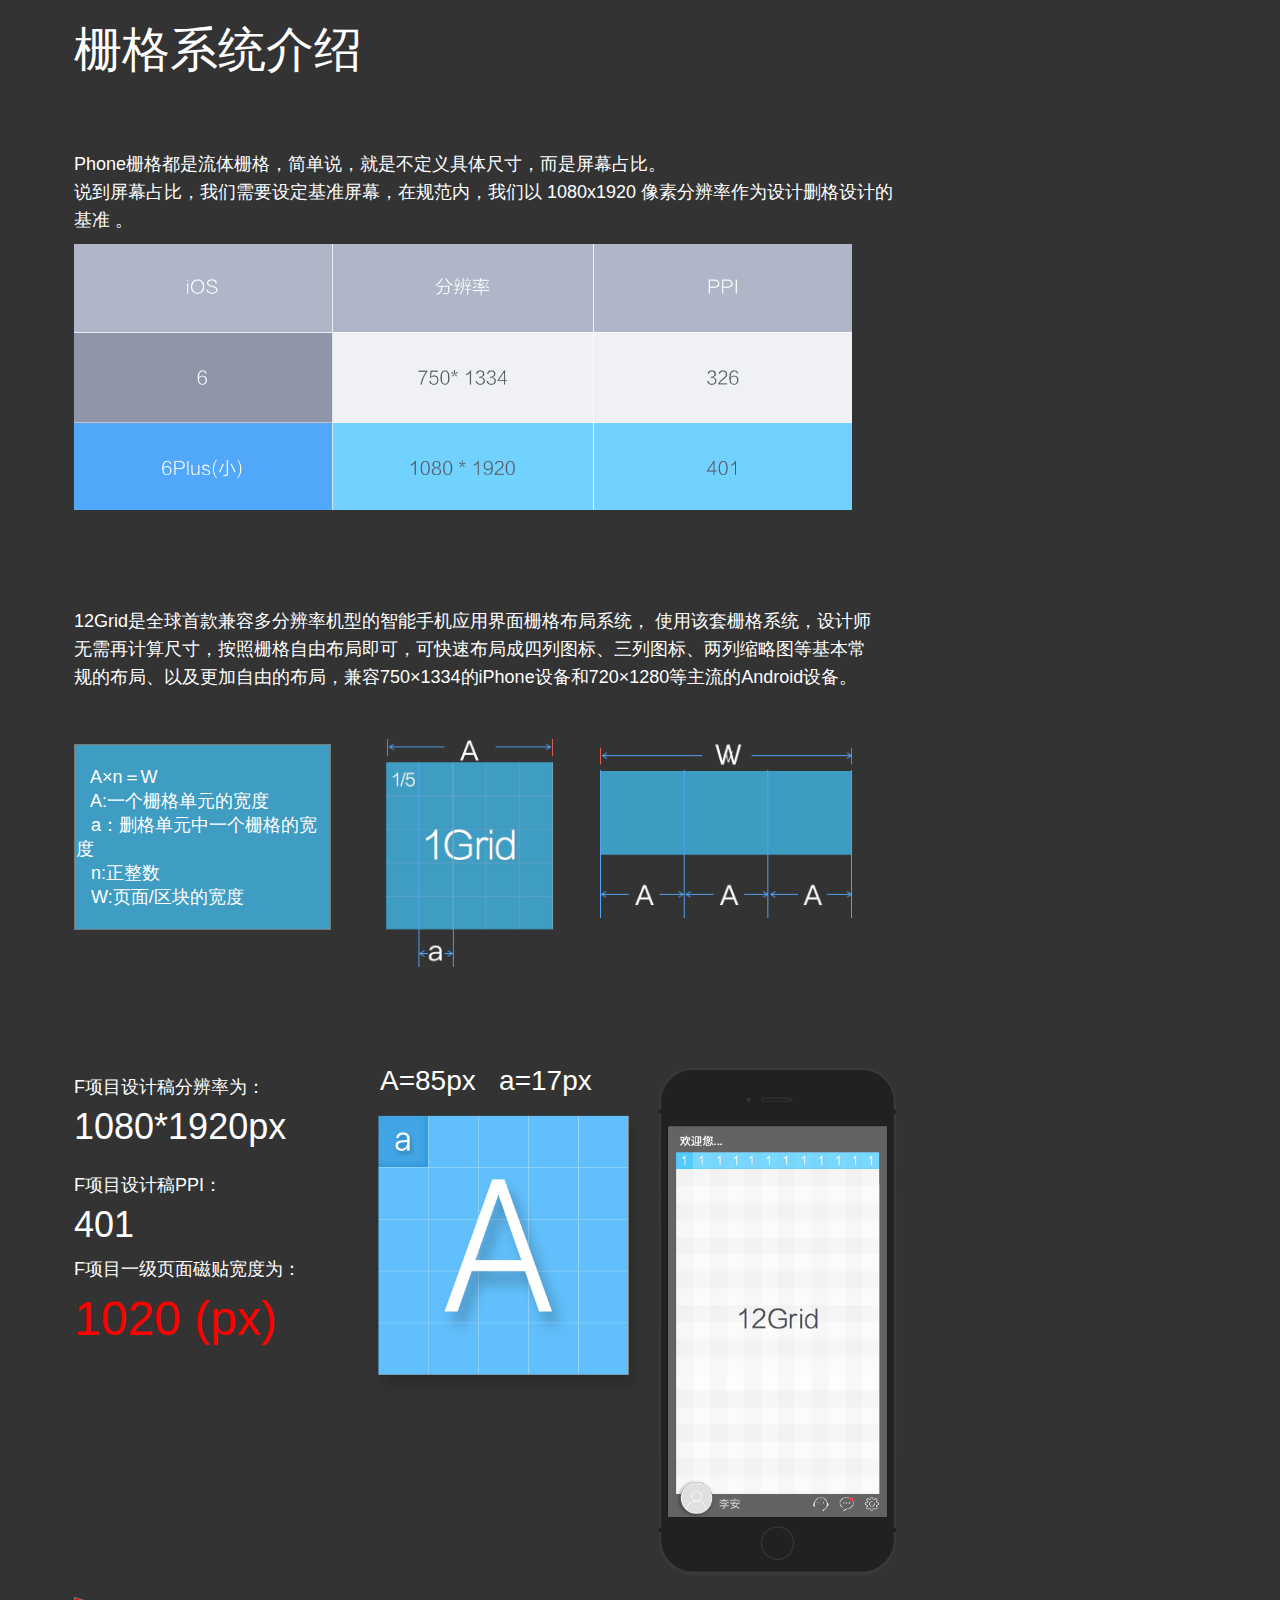
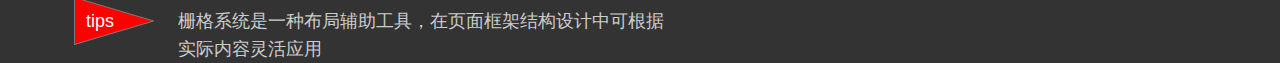
<file: 栅格系统介绍.html>
﻿<!DOCTYPE html>
<html>
  <head>
    <title>栅格系统介绍</title>
    <meta http-equiv="X-UA-Compatible" content="IE=edge"/>
    <meta http-equiv="content-type" content="text/html; charset=utf-8"/>
    <meta name="apple-mobile-web-app-capable" content="yes"/>
    <link href="resources/css/jquery-ui-themes.css" type="text/css" rel="stylesheet"/>
    <link href="resources/css/axure_rp_page.css" type="text/css" rel="stylesheet"/>
    <link href="data/styles.css" type="text/css" rel="stylesheet"/>
    <link href="files/栅格系统介绍/styles.css" type="text/css" rel="stylesheet"/>
    <script src="resources/scripts/jquery-1.7.1.min.js"></script>
    <script src="resources/scripts/jquery-ui-1.8.10.custom.min.js"></script>
    <script src="resources/scripts/axure/axQuery.js"></script>
    <script src="resources/scripts/axure/globals.js"></script>
    <script src="resources/scripts/axutils.js"></script>
    <script src="resources/scripts/axure/annotation.js"></script>
    <script src="resources/scripts/axure/axQuery.std.js"></script>
    <script src="resources/scripts/axure/doc.js"></script>
    <script src="data/document.js"></script>
    <script src="resources/scripts/messagecenter.js"></script>
    <script src="resources/scripts/axure/events.js"></script>
    <script src="resources/scripts/axure/action.js"></script>
    <script src="resources/scripts/axure/expr.js"></script>
    <script src="resources/scripts/axure/geometry.js"></script>
    <script src="resources/scripts/axure/flyout.js"></script>
    <script src="resources/scripts/axure/ie.js"></script>
    <script src="resources/scripts/axure/model.js"></script>
    <script src="resources/scripts/axure/repeater.js"></script>
    <script src="resources/scripts/axure/sto.js"></script>
    <script src="resources/scripts/axure/utils.temp.js"></script>
    <script src="resources/scripts/axure/variables.js"></script>
    <script src="resources/scripts/axure/drag.js"></script>
    <script src="resources/scripts/axure/move.js"></script>
    <script src="resources/scripts/axure/visibility.js"></script>
    <script src="resources/scripts/axure/style.js"></script>
    <script src="resources/scripts/axure/adaptive.js"></script>
    <script src="resources/scripts/axure/tree.js"></script>
    <script src="resources/scripts/axure/init.temp.js"></script>
    <script src="files/栅格系统介绍/data.js"></script>
    <script src="resources/scripts/axure/legacy.js"></script>
    <script src="resources/scripts/axure/viewer.js"></script>
    <script type="text/javascript">
      $axure.utils.getTransparentGifPath = function() { return 'resources/images/transparent.gif'; };
      $axure.utils.getOtherPath = function() { return 'resources/Other.html'; };
      $axure.utils.getReloadPath = function() { return 'resources/reload.html'; };
    </script>
  </head>
  <body>
    <div id="base" class="">

      <!-- Unnamed (形状) -->
      <div id="u0" class="ax_文本段落">
        <img id="u0_img" class="img " src="resources/images/transparent.gif"/>
        <!-- Unnamed () -->
        <div id="u1" class="text">
          <p><span>Phone栅格都是流体栅格，简单说，就是不定义具体尺寸，而是屏幕占比。</span></p><p><span>说到屏幕占比，我们需要设定基准屏幕，在规范内，我们以 1080x1920 像素分辨率作为设计删格设计的基准 。</span></p>
        </div>
      </div>

      <!-- Unnamed (形状) -->
      <div id="u2" class="ax_文本段落">
        <img id="u2_img" class="img " src="resources/images/transparent.gif"/>
        <!-- Unnamed () -->
        <div id="u3" class="text">
          <p><span>栅格系统介绍</span></p>
        </div>
      </div>

      <!-- Unnamed (Image) -->
      <div id="u4" class="ax_image">
        <img id="u4_img" class="img " src="images/栅格系统介绍/u4.png"/>
        <!-- Unnamed () -->
        <div id="u5" class="text">
          <p><span></span></p>
        </div>
      </div>

      <!-- Unnamed (形状) -->
      <div id="u6" class="ax_文本段落">
        <img id="u6_img" class="img " src="resources/images/transparent.gif"/>
        <!-- Unnamed () -->
        <div id="u7" class="text">
          <p><span>12Grid</span><span>是全球首款兼容多分辨率机型的智能手机应用界面栅格布局系统，</span><span>&nbsp;</span><span>使用该套栅格系统，设计师无需再计算尺寸，按照栅格自由布局即可，可快速布局成四列图标、三列图标、两列缩略图等基本常规的布局、以及更加自由的布局，兼容</span><span>750×1334</span><span>的</span><span>iPhone</span><span>设备和</span><span>720×1280</span><span>等主流的</span><span>Android</span><span>设备。</span></p>
        </div>
      </div>

      <!-- Unnamed (Image) -->
      <div id="u8" class="ax_image">
        <img id="u8_img" class="img " src="images/栅格系统介绍/u8.png"/>
        <!-- Unnamed () -->
        <div id="u9" class="text">
          <p><span></span></p>
        </div>
      </div>

      <!-- Unnamed (形状) -->
      <div id="u10" class="ax_形状">
        <img id="u10_img" class="img " src="images/栅格系统介绍/u10.png"/>
        <!-- Unnamed () -->
        <div id="u11" class="text">
          <p><span>&nbsp;&nbsp; A×n</span><span>＝</span><span>W</span></p><p><span>&nbsp;&nbsp; A:</span><span>一个栅格单元的宽度</span><span></span></p><p><span>&nbsp;&nbsp; a</span><span>：删格单元中一个栅格的宽度</span><span></span></p><p><span>&nbsp;&nbsp; n:</span><span>正整数</span><span></span></p><p><span>&nbsp;&nbsp; W:</span><span>页面</span><span>/</span><span>区块的宽度</span></p>
        </div>
      </div>

      <!-- Unnamed (Image) -->
      <div id="u12" class="ax_image">
        <img id="u12_img" class="img " src="images/栅格系统介绍/u12.png"/>
        <!-- Unnamed () -->
        <div id="u13" class="text">
          <p><span></span></p>
        </div>
      </div>

      <!-- Unnamed (形状) -->
      <div id="u14" class="ax_文本段落">
        <img id="u14_img" class="img " src="resources/images/transparent.gif"/>
        <!-- Unnamed () -->
        <div id="u15" class="text">
          <p style="font-size:18px;"><span style="font-size:18px;">F</span><span style="font-size:18px;">项目设计稿分辨率为：</span></p><p style="font-size:36px;"><span style="font-size:36px;">1080*1920px</span></p>
        </div>
      </div>

      <!-- Unnamed (形状) -->
      <div id="u16" class="ax_文本段落">
        <img id="u16_img" class="img " src="resources/images/transparent.gif"/>
        <!-- Unnamed () -->
        <div id="u17" class="text">
          <p style="font-size:18px;"><span style="font-size:18px;">F</span><span style="font-size:18px;">项目设计稿</span><span style="font-size:18px;">PPI</span><span style="font-size:18px;">：</span></p><p style="font-size:36px;"><span style="font-size:36px;">401</span></p>
        </div>
      </div>

      <!-- Unnamed (形状) -->
      <div id="u18" class="ax_文本段落">
        <img id="u18_img" class="img " src="resources/images/transparent.gif"/>
        <!-- Unnamed () -->
        <div id="u19" class="text">
          <p style="font-size:18px;line-height:28px;"><span style="font-size:18px;color:#FFFFFF;line-height:28px;">F</span><span style="font-size:18px;color:#FFFFFF;line-height:28px;">项目一级页面磁贴宽度为：</span><span style="font-size:18px;color:#FFFFFF;line-height:28px;"></span></p><p style="font-size:48px;line-height:72px;"><span style="font-size:48px;color:#FF0000;line-height:72px;">1020 (px)</span></p>
        </div>
      </div>

      <!-- Unnamed (形状) -->
      <div id="u20" class="ax_文本段落">
        <img id="u20_img" class="img " src="resources/images/transparent.gif"/>
        <!-- Unnamed () -->
        <div id="u21" class="text">
          <p><span>A=85px&nbsp;&nbsp; a=17px</span></p>
        </div>
      </div>

      <!-- Unnamed (Image) -->
      <div id="u22" class="ax_image">
        <img id="u22_img" class="img " src="images/栅格系统介绍/u22.png"/>
        <!-- Unnamed () -->
        <div id="u23" class="text">
          <p><span></span></p>
        </div>
      </div>

      <!-- Unnamed (形状) -->
      <div id="u24" class="ax_文本段落">
        <img id="u24_img" class="img " src="resources/images/transparent.gif"/>
        <!-- Unnamed () -->
        <div id="u25" class="text">
          <p><span>栅格系统是一种布局辅助工具，在页面框架结构设计中可根据实际内容灵活应用</span></p>
        </div>
      </div>

      <!-- Unnamed (形状) -->
      <div id="u26" class="ax_形状">
        <img id="u26_img" class="img " src="images/栅格系统介绍/u26.png"/>
        <!-- Unnamed () -->
        <div id="u27" class="text">
          <p><span>&nbsp; tips</span></p>
        </div>
      </div>

      <!-- Unnamed (Image) -->
      <div id="u28" class="ax_image">
        <img id="u28_img" class="img " src="images/栅格系统介绍/u28.png"/>
        <!-- Unnamed () -->
        <div id="u29" class="text">
          <p><span></span></p>
        </div>
      </div>
    </div>
  </body>
</html>
</file>
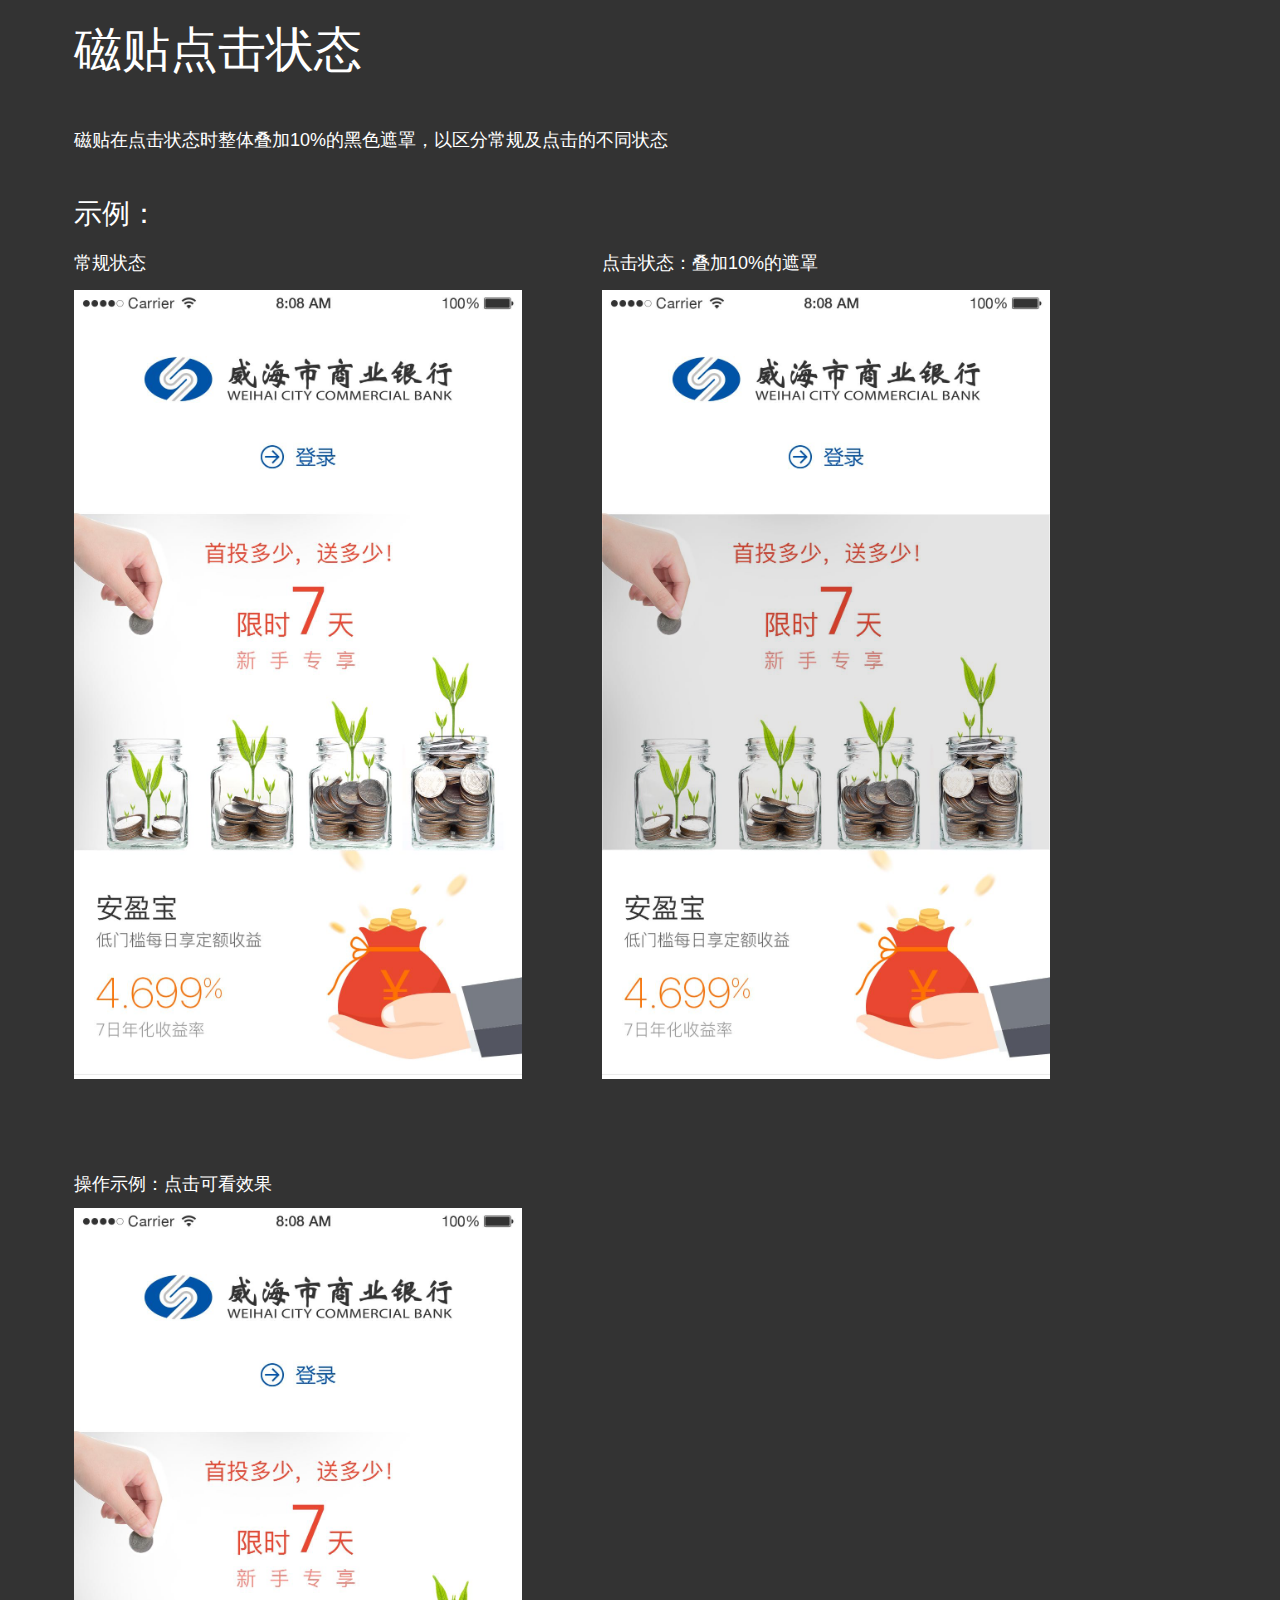
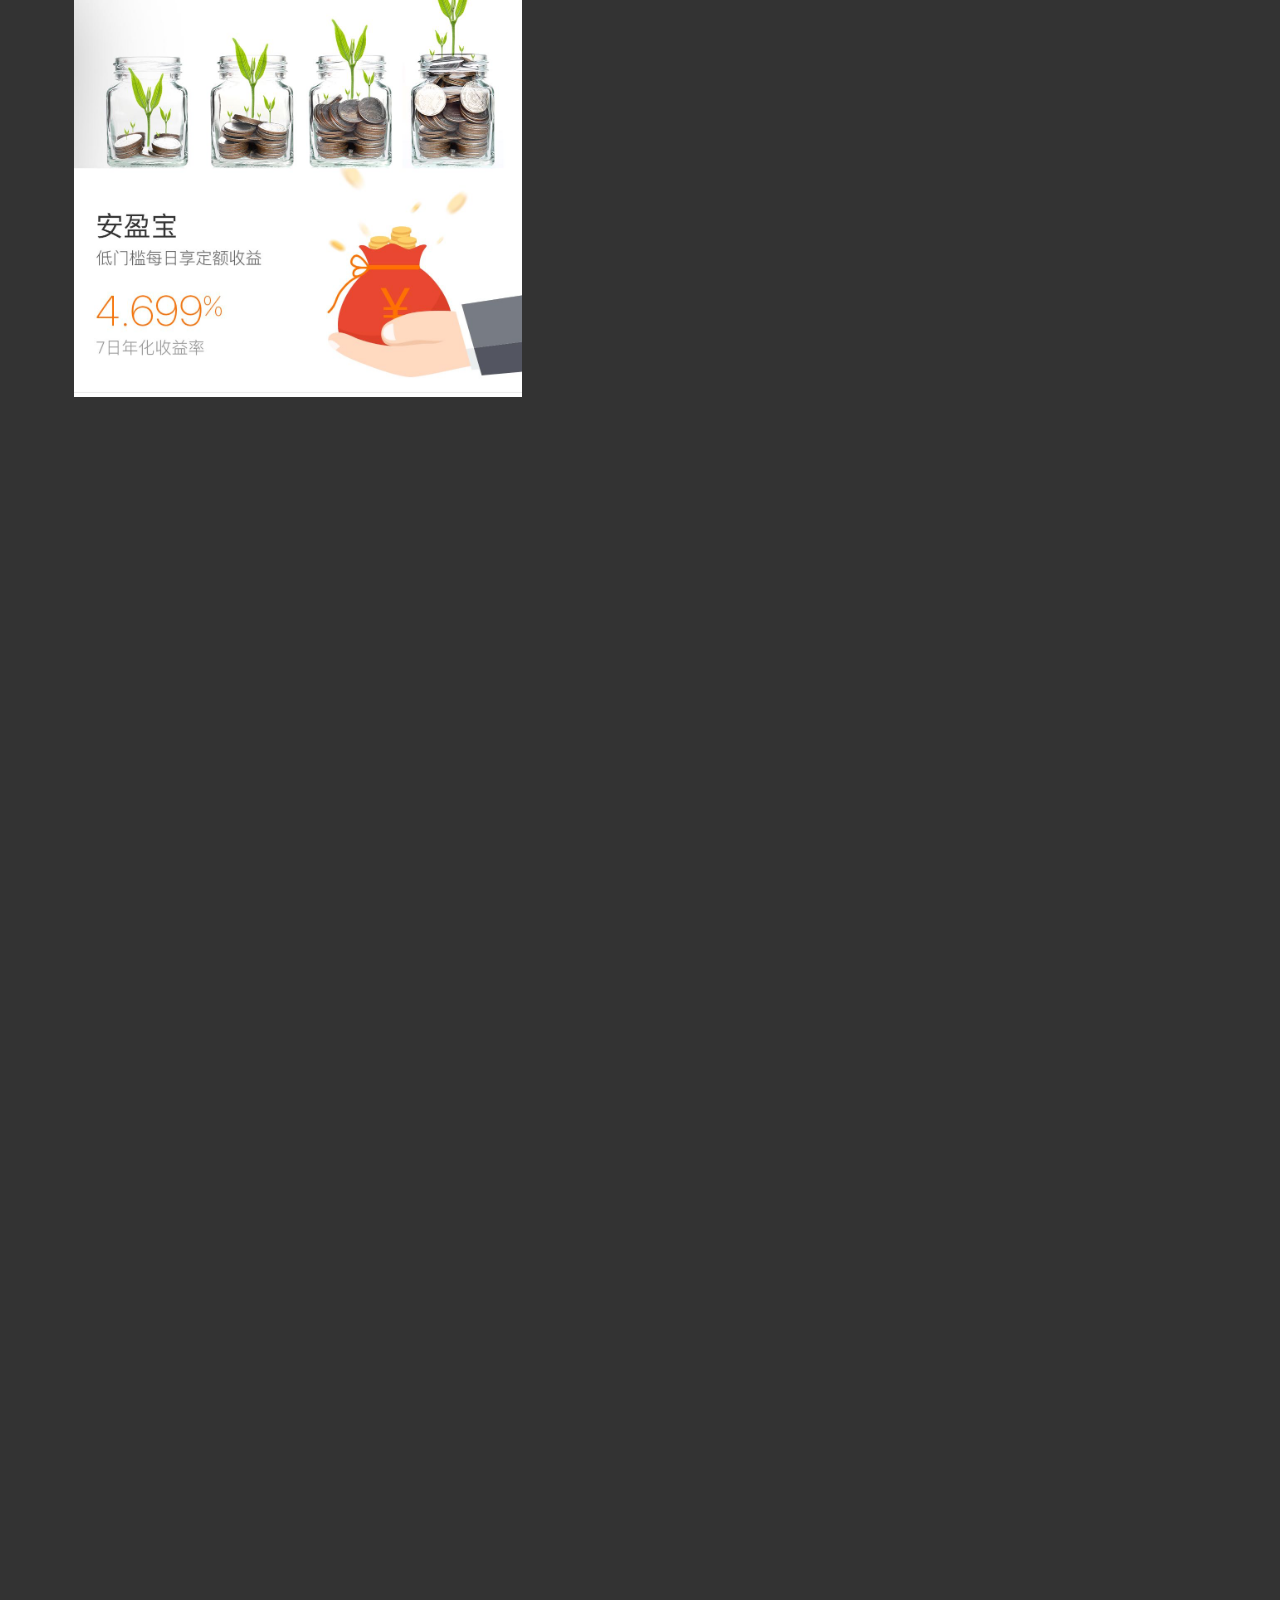
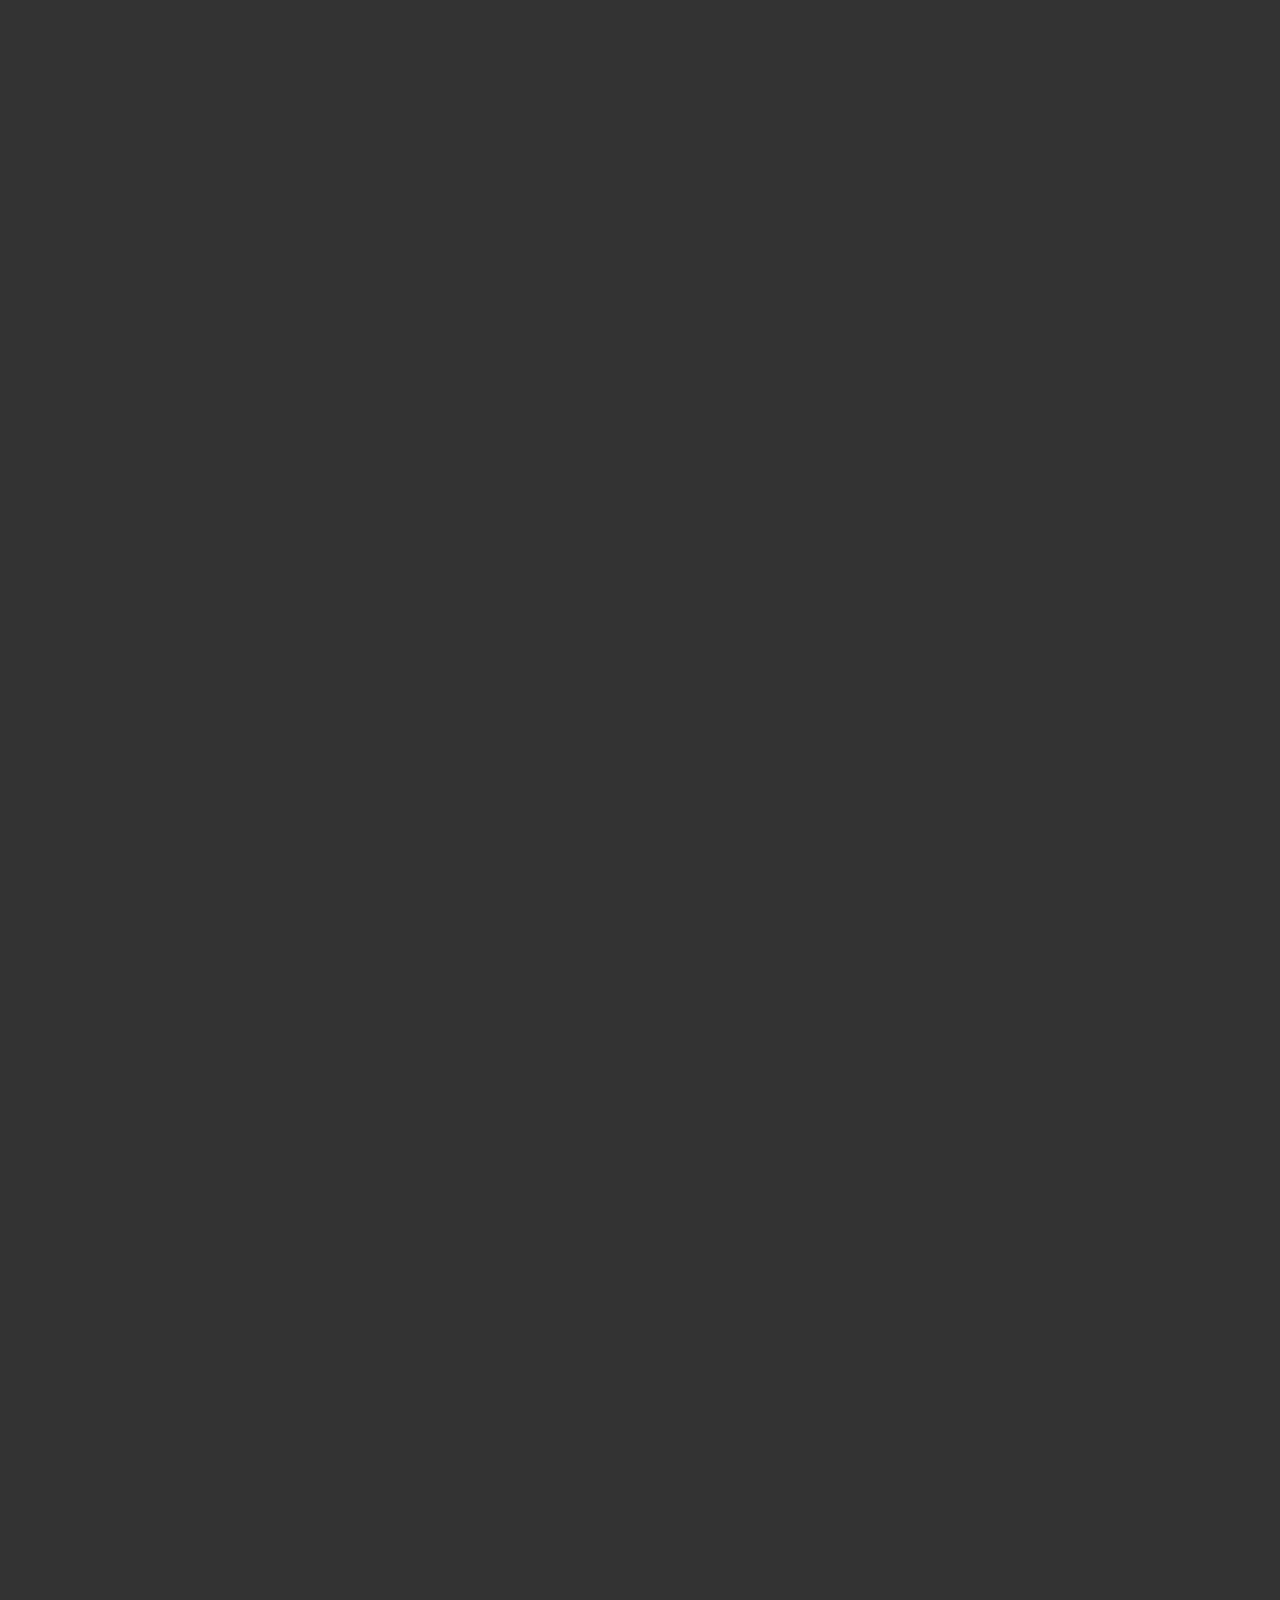
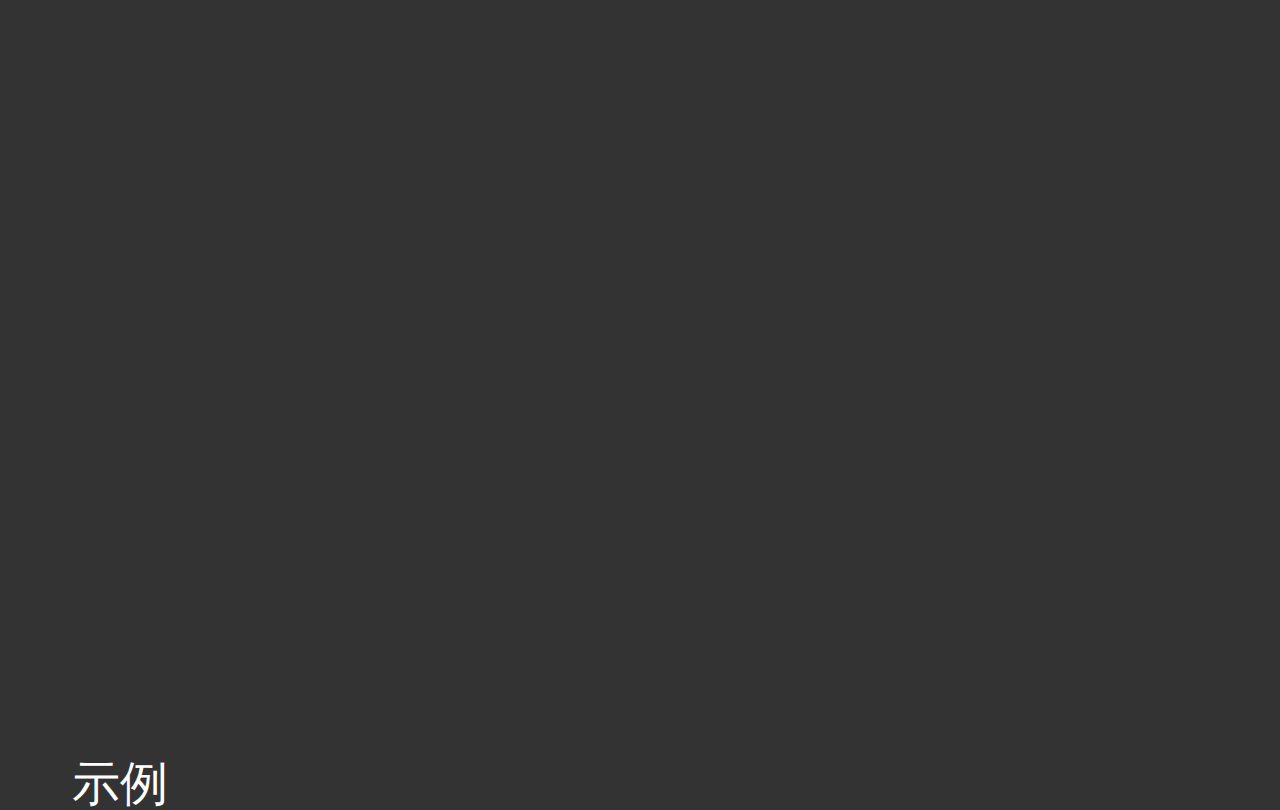
<file: 磁贴悬停状态.html>
﻿<!DOCTYPE html>
<html>
  <head>
    <title>磁贴悬停状态</title>
    <meta http-equiv="X-UA-Compatible" content="IE=edge"/>
    <meta http-equiv="content-type" content="text/html; charset=utf-8"/>
    <meta name="apple-mobile-web-app-capable" content="yes"/>
    <link href="resources/css/jquery-ui-themes.css" type="text/css" rel="stylesheet"/>
    <link href="resources/css/axure_rp_page.css" type="text/css" rel="stylesheet"/>
    <link href="data/styles.css" type="text/css" rel="stylesheet"/>
    <link href="files/磁贴悬停状态/styles.css" type="text/css" rel="stylesheet"/>
    <script src="resources/scripts/jquery-1.7.1.min.js"></script>
    <script src="resources/scripts/jquery-ui-1.8.10.custom.min.js"></script>
    <script src="resources/scripts/axure/axQuery.js"></script>
    <script src="resources/scripts/axure/globals.js"></script>
    <script src="resources/scripts/axutils.js"></script>
    <script src="resources/scripts/axure/annotation.js"></script>
    <script src="resources/scripts/axure/axQuery.std.js"></script>
    <script src="resources/scripts/axure/doc.js"></script>
    <script src="data/document.js"></script>
    <script src="resources/scripts/messagecenter.js"></script>
    <script src="resources/scripts/axure/events.js"></script>
    <script src="resources/scripts/axure/action.js"></script>
    <script src="resources/scripts/axure/expr.js"></script>
    <script src="resources/scripts/axure/geometry.js"></script>
    <script src="resources/scripts/axure/flyout.js"></script>
    <script src="resources/scripts/axure/ie.js"></script>
    <script src="resources/scripts/axure/model.js"></script>
    <script src="resources/scripts/axure/repeater.js"></script>
    <script src="resources/scripts/axure/sto.js"></script>
    <script src="resources/scripts/axure/utils.temp.js"></script>
    <script src="resources/scripts/axure/variables.js"></script>
    <script src="resources/scripts/axure/drag.js"></script>
    <script src="resources/scripts/axure/move.js"></script>
    <script src="resources/scripts/axure/visibility.js"></script>
    <script src="resources/scripts/axure/style.js"></script>
    <script src="resources/scripts/axure/adaptive.js"></script>
    <script src="resources/scripts/axure/tree.js"></script>
    <script src="resources/scripts/axure/init.temp.js"></script>
    <script src="files/磁贴悬停状态/data.js"></script>
    <script src="resources/scripts/axure/legacy.js"></script>
    <script src="resources/scripts/axure/viewer.js"></script>
    <script type="text/javascript">
      $axure.utils.getTransparentGifPath = function() { return 'resources/images/transparent.gif'; };
      $axure.utils.getOtherPath = function() { return 'resources/Other.html'; };
      $axure.utils.getReloadPath = function() { return 'resources/reload.html'; };
    </script>
  </head>
  <body>
    <div id="base" class="">

      <!-- Unnamed (形状) -->
      <div id="u0" class="ax_文本段落">
        <img id="u0_img" class="img " src="resources/images/transparent.gif"/>
        <!-- Unnamed () -->
        <div id="u1" class="text">
          <p><span>磁贴点击状态</span><span></span></p><p><span>&nbsp;</span></p>
        </div>
      </div>

      <!-- Unnamed (形状) -->
      <div id="u2" class="ax_文本段落">
        <img id="u2_img" class="img " src="resources/images/transparent.gif"/>
        <!-- Unnamed () -->
        <div id="u3" class="text">
          <p><span>示例</span></p>
        </div>
      </div>

      <!-- Unnamed (形状) -->
      <div id="u4" class="ax_文本段落">
        <img id="u4_img" class="img " src="resources/images/transparent.gif"/>
        <!-- Unnamed () -->
        <div id="u5" class="text">
          <p><span>磁贴在点击状态时整体叠加</span><span>10%</span><span>的黑色遮罩，以区分常规及点击的不同状态</span></p>
        </div>
      </div>

      <!-- Unnamed (形状) -->
      <div id="u6" class="ax_文本段落">
        <img id="u6_img" class="img " src="resources/images/transparent.gif"/>
        <!-- Unnamed () -->
        <div id="u7" class="text">
          <p><span>示例：</span></p>
        </div>
      </div>

      <!-- Unnamed (形状) -->
      <div id="u8" class="ax_文本段落">
        <img id="u8_img" class="img " src="resources/images/transparent.gif"/>
        <!-- Unnamed () -->
        <div id="u9" class="text">
          <p><span>常规状态</span></p>
        </div>
      </div>

      <!-- Unnamed (形状) -->
      <div id="u10" class="ax_文本段落">
        <img id="u10_img" class="img " src="resources/images/transparent.gif"/>
        <!-- Unnamed () -->
        <div id="u11" class="text">
          <p><span>点击状态：叠加10%的遮罩</span></p>
        </div>
      </div>

      <!-- Unnamed (形状) -->
      <div id="u12" class="ax_形状">
        <img id="u12_img" class="img " src="resources/images/transparent.gif"/>
        <!-- Unnamed () -->
        <div id="u13" class="text">
          <p><span></span></p>
        </div>
      </div>

      <!-- Unnamed (形状) -->
      <div id="u14" class="ax_文本段落">
        <img id="u14_img" class="img " src="resources/images/transparent.gif"/>
        <!-- Unnamed () -->
        <div id="u15" class="text">
          <p><span>操作示例：点击可看效果</span></p>
        </div>
      </div>

      <!-- Unnamed (Image) -->
      <div id="u16" class="ax_image">
        <img id="u16_img" class="img " src="images/磁贴悬停状态/u16.png"/>
        <!-- Unnamed () -->
        <div id="u17" class="text">
          <p><span></span></p>
        </div>
      </div>

      <!-- Unnamed (Image) -->
      <div id="u18" class="ax_image">
        <img id="u18_img" class="img " src="images/磁贴悬停状态/u16.png"/>
        <!-- Unnamed () -->
        <div id="u19" class="text">
          <p><span></span></p>
        </div>
      </div>

      <!-- Unnamed (形状) -->
      <div id="u20" class="ax_形状">
        <img id="u20_img" class="img " src="images/磁贴悬停状态/u20.png"/>
        <!-- Unnamed () -->
        <div id="u21" class="text">
          <p><span></span></p>
        </div>
      </div>

      <!-- Unnamed (Image) -->
      <div id="u22" class="ax_image">
        <img id="u22_img" class="img " src="images/磁贴悬停状态/u16.png"/>
        <!-- Unnamed () -->
        <div id="u23" class="text">
          <p><span></span></p>
        </div>
      </div>

      <!-- Unnamed (形状) -->
      <div id="u24" class="ax_形状">
        <img id="u24_img" class="img " src="resources/images/transparent.gif"/>
        <!-- Unnamed () -->
        <div id="u25" class="text">
          <p><span></span></p>
        </div>
      </div>

      <!-- Unnamed (形状) -->
      <div id="u26" class="ax_形状">
        <img id="u26_img" class="img " src="resources/images/transparent.gif"/>
        <!-- Unnamed () -->
        <div id="u27" class="text">
          <p><span></span></p>
        </div>
      </div>
    </div>
  </body>
</html>
</file>
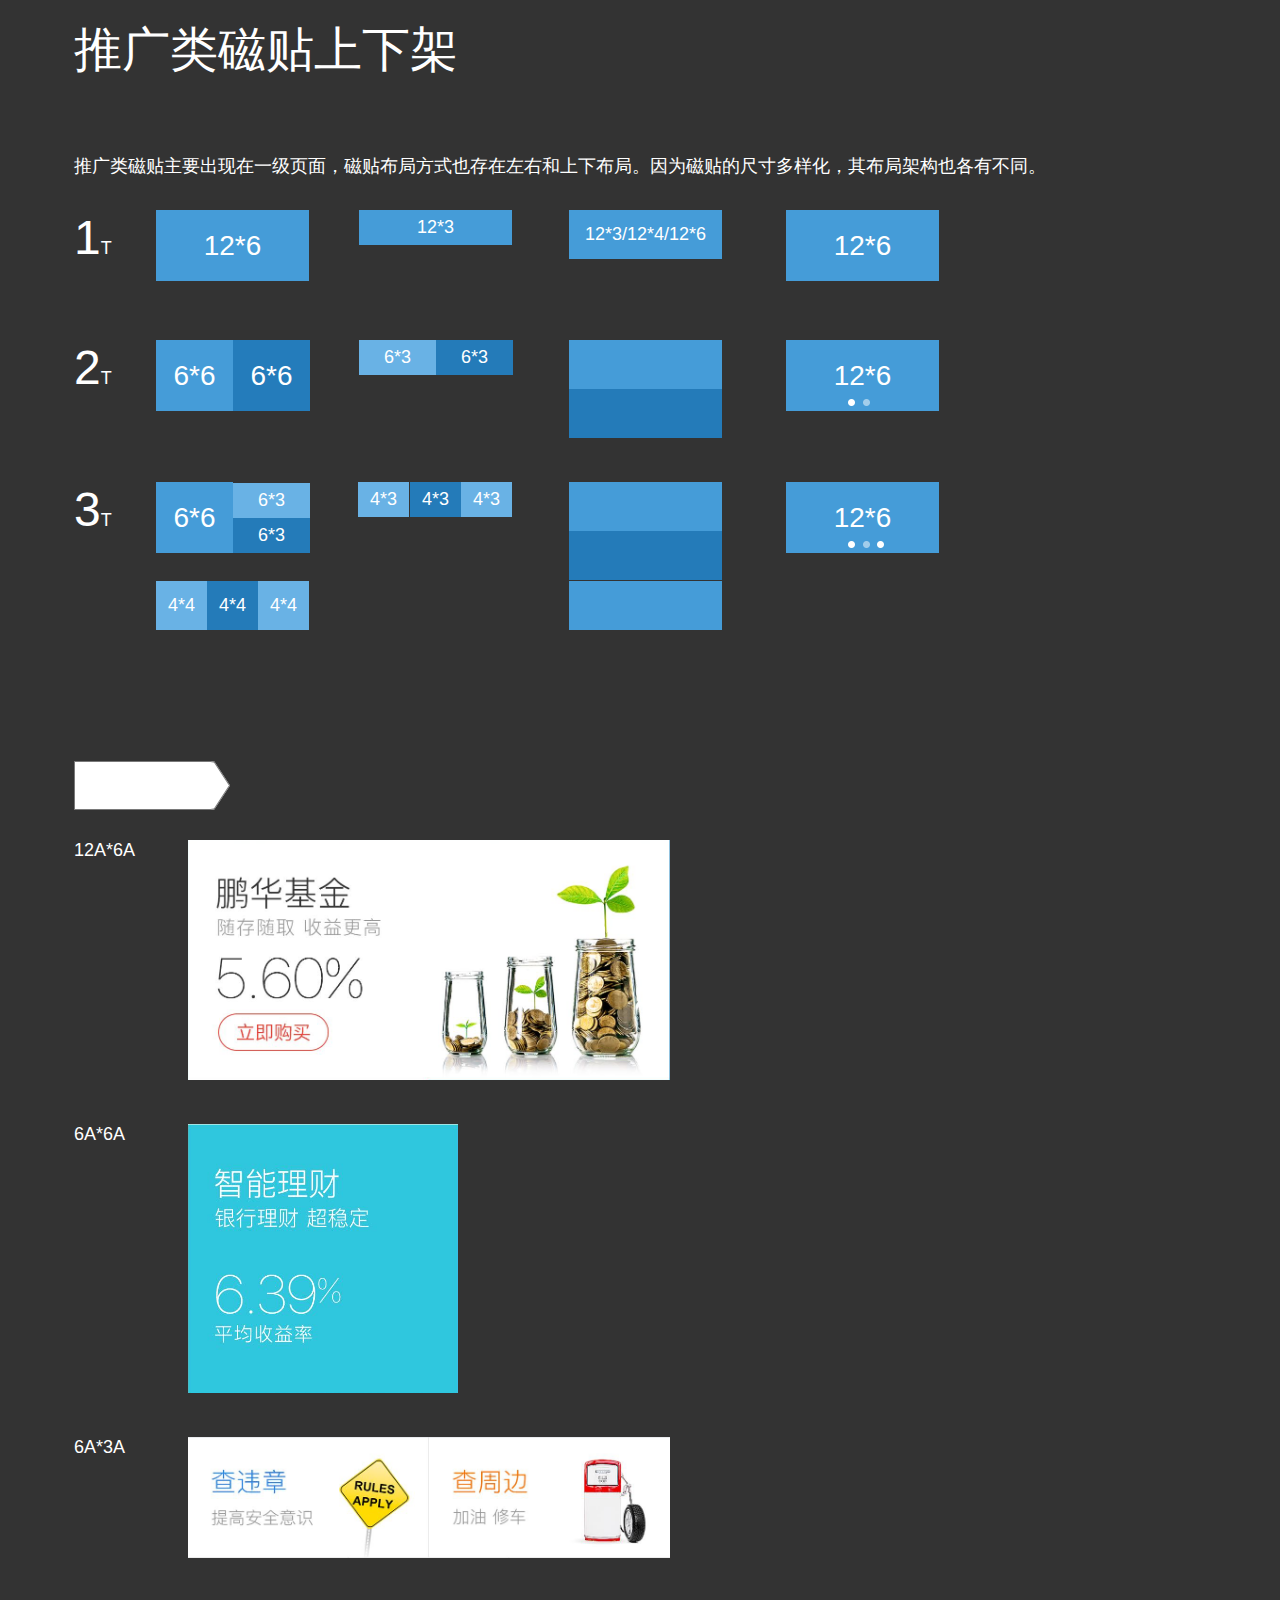
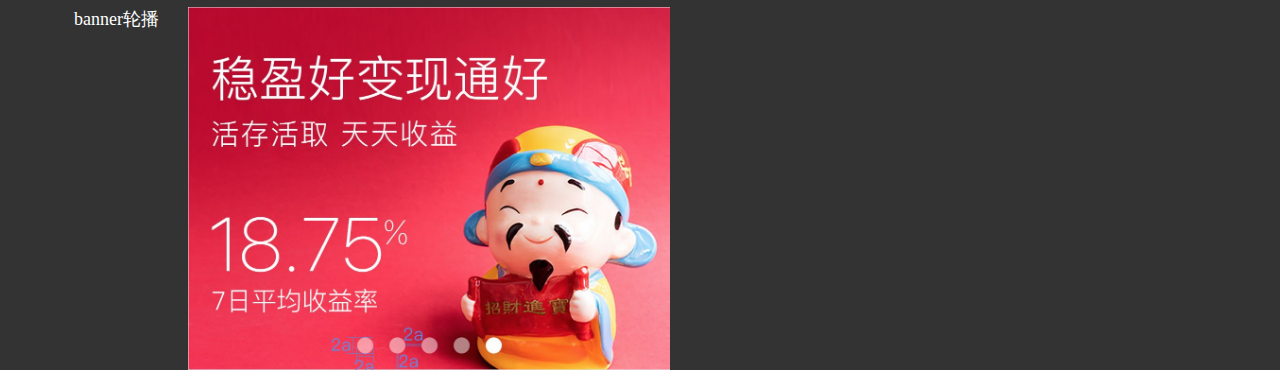
<file: 磁贴架构.html>
﻿<!DOCTYPE html>
<html>
  <head>
    <title>磁贴架构</title>
    <meta http-equiv="X-UA-Compatible" content="IE=edge"/>
    <meta http-equiv="content-type" content="text/html; charset=utf-8"/>
    <meta name="apple-mobile-web-app-capable" content="yes"/>
    <link href="resources/css/jquery-ui-themes.css" type="text/css" rel="stylesheet"/>
    <link href="resources/css/axure_rp_page.css" type="text/css" rel="stylesheet"/>
    <link href="data/styles.css" type="text/css" rel="stylesheet"/>
    <link href="files/磁贴架构/styles.css" type="text/css" rel="stylesheet"/>
    <script src="resources/scripts/jquery-1.7.1.min.js"></script>
    <script src="resources/scripts/jquery-ui-1.8.10.custom.min.js"></script>
    <script src="resources/scripts/axure/axQuery.js"></script>
    <script src="resources/scripts/axure/globals.js"></script>
    <script src="resources/scripts/axutils.js"></script>
    <script src="resources/scripts/axure/annotation.js"></script>
    <script src="resources/scripts/axure/axQuery.std.js"></script>
    <script src="resources/scripts/axure/doc.js"></script>
    <script src="data/document.js"></script>
    <script src="resources/scripts/messagecenter.js"></script>
    <script src="resources/scripts/axure/events.js"></script>
    <script src="resources/scripts/axure/action.js"></script>
    <script src="resources/scripts/axure/expr.js"></script>
    <script src="resources/scripts/axure/geometry.js"></script>
    <script src="resources/scripts/axure/flyout.js"></script>
    <script src="resources/scripts/axure/ie.js"></script>
    <script src="resources/scripts/axure/model.js"></script>
    <script src="resources/scripts/axure/repeater.js"></script>
    <script src="resources/scripts/axure/sto.js"></script>
    <script src="resources/scripts/axure/utils.temp.js"></script>
    <script src="resources/scripts/axure/variables.js"></script>
    <script src="resources/scripts/axure/drag.js"></script>
    <script src="resources/scripts/axure/move.js"></script>
    <script src="resources/scripts/axure/visibility.js"></script>
    <script src="resources/scripts/axure/style.js"></script>
    <script src="resources/scripts/axure/adaptive.js"></script>
    <script src="resources/scripts/axure/tree.js"></script>
    <script src="resources/scripts/axure/init.temp.js"></script>
    <script src="files/磁贴架构/data.js"></script>
    <script src="resources/scripts/axure/legacy.js"></script>
    <script src="resources/scripts/axure/viewer.js"></script>
    <script type="text/javascript">
      $axure.utils.getTransparentGifPath = function() { return 'resources/images/transparent.gif'; };
      $axure.utils.getOtherPath = function() { return 'resources/Other.html'; };
      $axure.utils.getReloadPath = function() { return 'resources/reload.html'; };
    </script>
  </head>
  <body>
    <div id="base" class="">

      <!-- Unnamed (形状) -->
      <div id="u0" class="ax_形状">
        <img id="u0_img" class="img " src="images/磁贴架构/u0.png"/>
        <!-- Unnamed () -->
        <div id="u1" class="text">
          <p><span>12*6</span></p>
        </div>
      </div>

      <!-- Unnamed (形状) -->
      <div id="u2" class="ax_形状">
        <img id="u2_img" class="img " src="images/磁贴架构/u2.png"/>
        <!-- Unnamed () -->
        <div id="u3" class="text">
          <p><span>12*3</span></p>
        </div>
      </div>

      <!-- Unnamed (形状) -->
      <div id="u4" class="ax_形状">
        <img id="u4_img" class="img " src="images/磁贴架构/u4.png"/>
        <!-- Unnamed () -->
        <div id="u5" class="text">
          <p><span>12*3/12*4/12*6</span></p>
        </div>
      </div>

      <!-- Unnamed (形状) -->
      <div id="u6" class="ax_形状">
        <img id="u6_img" class="img " src="images/磁贴架构/u0.png"/>
        <!-- Unnamed () -->
        <div id="u7" class="text">
          <p><span>12*6</span></p>
        </div>
      </div>

      <!-- Unnamed (形状) -->
      <div id="u8" class="ax_文本段落">
        <img id="u8_img" class="img " src="resources/images/transparent.gif"/>
        <!-- Unnamed () -->
        <div id="u9" class="text">
          <p style="font-size:48px;"><span style="font-size:48px;">1</span><span style="font-size:18px;">T</span></p>
        </div>
      </div>

      <!-- Unnamed (形状) -->
      <div id="u10" class="ax_形状">
        <img id="u10_img" class="img " src="images/磁贴架构/u10.png"/>
        <!-- Unnamed () -->
        <div id="u11" class="text">
          <p><span>6*6</span></p>
        </div>
      </div>

      <!-- Unnamed (形状) -->
      <div id="u12" class="ax_形状">
        <img id="u12_img" class="img " src="images/磁贴架构/u12.png"/>
        <!-- Unnamed () -->
        <div id="u13" class="text">
          <p><span>6*6</span></p>
        </div>
      </div>

      <!-- Unnamed (形状) -->
      <div id="u14" class="ax_形状">
        <img id="u14_img" class="img " src="images/磁贴架构/u14.png"/>
        <!-- Unnamed () -->
        <div id="u15" class="text">
          <p><span>6*3</span></p>
        </div>
      </div>

      <!-- Unnamed (形状) -->
      <div id="u16" class="ax_形状">
        <img id="u16_img" class="img " src="images/磁贴架构/u16.png"/>
        <!-- Unnamed () -->
        <div id="u17" class="text">
          <p><span>6*3</span></p>
        </div>
      </div>

      <!-- Unnamed (形状) -->
      <div id="u18" class="ax_形状">
        <img id="u18_img" class="img " src="images/磁贴架构/u4.png"/>
        <!-- Unnamed () -->
        <div id="u19" class="text">
          <p><span></span></p>
        </div>
      </div>

      <!-- Unnamed (形状) -->
      <div id="u20" class="ax_形状">
        <img id="u20_img" class="img " src="images/磁贴架构/u20.png"/>
        <!-- Unnamed () -->
        <div id="u21" class="text">
          <p><span></span></p>
        </div>
      </div>

      <!-- Unnamed (形状) -->
      <div id="u22" class="ax_形状">
        <img id="u22_img" class="img " src="images/磁贴架构/u0.png"/>
        <!-- Unnamed () -->
        <div id="u23" class="text">
          <p><span>12*6</span></p>
        </div>
      </div>

      <!-- Unnamed (形状) -->
      <div id="u24" class="ax_形状">
        <img id="u24_img" class="img " src="images/磁贴架构/u24.png"/>
        <!-- Unnamed () -->
        <div id="u25" class="text">
          <p><span></span></p>
        </div>
      </div>

      <!-- Unnamed (形状) -->
      <div id="u26" class="ax_形状">
        <img id="u26_img" class="img " src="images/磁贴架构/u24.png"/>
        <!-- Unnamed () -->
        <div id="u27" class="text">
          <p><span></span></p>
        </div>
      </div>

      <!-- Unnamed (形状) -->
      <div id="u28" class="ax_形状">
        <img id="u28_img" class="img " src="images/磁贴架构/u10.png"/>
        <!-- Unnamed () -->
        <div id="u29" class="text">
          <p><span>6*6</span></p>
        </div>
      </div>

      <!-- Unnamed (形状) -->
      <div id="u30" class="ax_形状">
        <img id="u30_img" class="img " src="images/磁贴架构/u16.png"/>
        <!-- Unnamed () -->
        <div id="u31" class="text">
          <p><span>6*3</span></p>
        </div>
      </div>

      <!-- Unnamed (形状) -->
      <div id="u32" class="ax_形状">
        <img id="u32_img" class="img " src="images/磁贴架构/u14.png"/>
        <!-- Unnamed () -->
        <div id="u33" class="text">
          <p><span>6*3</span></p>
        </div>
      </div>

      <!-- Unnamed (形状) -->
      <div id="u34" class="ax_形状">
        <img id="u34_img" class="img " src="images/磁贴架构/u34.png"/>
        <!-- Unnamed () -->
        <div id="u35" class="text">
          <p><span>4*3</span></p>
        </div>
      </div>

      <!-- Unnamed (形状) -->
      <div id="u36" class="ax_形状">
        <img id="u36_img" class="img " src="images/磁贴架构/u36.png"/>
        <!-- Unnamed () -->
        <div id="u37" class="text">
          <p><span>4*3</span></p>
        </div>
      </div>

      <!-- Unnamed (形状) -->
      <div id="u38" class="ax_形状">
        <img id="u38_img" class="img " src="images/磁贴架构/u34.png"/>
        <!-- Unnamed () -->
        <div id="u39" class="text">
          <p><span>4*3</span></p>
        </div>
      </div>

      <!-- Unnamed (形状) -->
      <div id="u40" class="ax_形状">
        <img id="u40_img" class="img " src="images/磁贴架构/u4.png"/>
        <!-- Unnamed () -->
        <div id="u41" class="text">
          <p><span></span></p>
        </div>
      </div>

      <!-- Unnamed (形状) -->
      <div id="u42" class="ax_形状">
        <img id="u42_img" class="img " src="images/磁贴架构/u20.png"/>
        <!-- Unnamed () -->
        <div id="u43" class="text">
          <p><span></span></p>
        </div>
      </div>

      <!-- Unnamed (形状) -->
      <div id="u44" class="ax_形状">
        <img id="u44_img" class="img " src="images/磁贴架构/u4.png"/>
        <!-- Unnamed () -->
        <div id="u45" class="text">
          <p><span></span></p>
        </div>
      </div>

      <!-- Unnamed (形状) -->
      <div id="u46" class="ax_形状">
        <img id="u46_img" class="img " src="images/磁贴架构/u0.png"/>
        <!-- Unnamed () -->
        <div id="u47" class="text">
          <p><span>12*6</span></p>
        </div>
      </div>

      <!-- Unnamed (形状) -->
      <div id="u48" class="ax_形状">
        <img id="u48_img" class="img " src="images/磁贴架构/u24.png"/>
        <!-- Unnamed () -->
        <div id="u49" class="text">
          <p><span></span></p>
        </div>
      </div>

      <!-- Unnamed (形状) -->
      <div id="u50" class="ax_形状">
        <img id="u50_img" class="img " src="images/磁贴架构/u24.png"/>
        <!-- Unnamed () -->
        <div id="u51" class="text">
          <p><span></span></p>
        </div>
      </div>

      <!-- Unnamed (形状) -->
      <div id="u52" class="ax_形状">
        <img id="u52_img" class="img " src="images/磁贴架构/u24.png"/>
        <!-- Unnamed () -->
        <div id="u53" class="text">
          <p><span></span></p>
        </div>
      </div>

      <!-- Unnamed (形状) -->
      <div id="u54" class="ax_形状">
        <img id="u54_img" class="img " src="images/磁贴架构/u54.png"/>
        <!-- Unnamed () -->
        <div id="u55" class="text">
          <p><span>4*4</span></p>
        </div>
      </div>

      <!-- Unnamed (形状) -->
      <div id="u56" class="ax_形状">
        <img id="u56_img" class="img " src="images/磁贴架构/u56.png"/>
        <!-- Unnamed () -->
        <div id="u57" class="text">
          <p><span>4*4</span></p>
        </div>
      </div>

      <!-- Unnamed (形状) -->
      <div id="u58" class="ax_形状">
        <img id="u58_img" class="img " src="images/磁贴架构/u54.png"/>
        <!-- Unnamed () -->
        <div id="u59" class="text">
          <p><span>4*4</span></p>
        </div>
      </div>

      <!-- Unnamed (形状) -->
      <div id="u60" class="ax_文本段落">
        <img id="u60_img" class="img " src="resources/images/transparent.gif"/>
        <!-- Unnamed () -->
        <div id="u61" class="text">
          <p style="font-size:48px;"><span style="font-size:48px;">2</span><span style="font-size:18px;">T</span></p>
        </div>
      </div>

      <!-- Unnamed (形状) -->
      <div id="u62" class="ax_文本段落">
        <img id="u62_img" class="img " src="resources/images/transparent.gif"/>
        <!-- Unnamed () -->
        <div id="u63" class="text">
          <p style="font-size:48px;"><span style="font-size:48px;">3</span><span style="font-size:18px;">T</span></p>
        </div>
      </div>

      <!-- Unnamed (形状) -->
      <div id="u64" class="ax_文本段落">
        <img id="u64_img" class="img " src="resources/images/transparent.gif"/>
        <!-- Unnamed () -->
        <div id="u65" class="text">
          <p><span>推广类磁贴上下架</span></p>
        </div>
      </div>

      <!-- Unnamed (形状) -->
      <div id="u66" class="ax_文本段落">
        <img id="u66_img" class="img " src="resources/images/transparent.gif"/>
        <!-- Unnamed () -->
        <div id="u67" class="text">
          <p><span>推广类磁贴主要出现在一级页面，磁贴布局方式也存在左右和上下布局。因为磁贴的尺寸多样化，其布局架构也各有不同。</span></p>
        </div>
      </div>

      <!-- Unnamed (形状) -->
      <div id="u68" class="ax_文本段落">
        <img id="u68_img" class="img " src="resources/images/transparent.gif"/>
        <!-- Unnamed () -->
        <div id="u69" class="text">
          <p><span>示例：</span></p>
        </div>
      </div>

      <!-- Unnamed (形状) -->
      <div id="u70" class="ax_文本段落">
        <img id="u70_img" class="img " src="resources/images/transparent.gif"/>
        <!-- Unnamed () -->
        <div id="u71" class="text">
          <p><span>12A*6A</span></p>
        </div>
      </div>

      <!-- Unnamed (形状) -->
      <div id="u72" class="ax_文本段落">
        <img id="u72_img" class="img " src="resources/images/transparent.gif"/>
        <!-- Unnamed () -->
        <div id="u73" class="text">
          <p><span>6A*6A</span></p>
        </div>
      </div>

      <!-- Unnamed (形状) -->
      <div id="u74" class="ax_文本段落">
        <img id="u74_img" class="img " src="resources/images/transparent.gif"/>
        <!-- Unnamed () -->
        <div id="u75" class="text">
          <p><span>6A*3A</span></p>
        </div>
      </div>

      <!-- Unnamed (形状) -->
      <div id="u76" class="ax_文本段落">
        <img id="u76_img" class="img " src="resources/images/transparent.gif"/>
        <!-- Unnamed () -->
        <div id="u77" class="text">
          <p><span>banner轮播</span></p>
        </div>
      </div>

      <!-- Unnamed (Image) -->
      <div id="u78" class="ax_image">
        <img id="u78_img" class="img " src="images/磁贴架构/u78.png"/>
        <!-- Unnamed () -->
        <div id="u79" class="text">
          <p><span></span></p>
        </div>
      </div>

      <!-- Unnamed (Image) -->
      <div id="u80" class="ax_image">
        <img id="u80_img" class="img " src="images/磁贴架构/u80.png"/>
        <!-- Unnamed () -->
        <div id="u81" class="text">
          <p><span></span></p>
        </div>
      </div>

      <!-- Unnamed (Image) -->
      <div id="u82" class="ax_image">
        <img id="u82_img" class="img " src="images/磁贴架构/u82.png"/>
        <!-- Unnamed () -->
        <div id="u83" class="text">
          <p><span></span></p>
        </div>
      </div>

      <!-- Unnamed (Image) -->
      <div id="u84" class="ax_image">
        <img id="u84_img" class="img " src="images/磁贴架构/u84.png"/>
        <!-- Unnamed () -->
        <div id="u85" class="text">
          <p><span></span></p>
        </div>
      </div>

      <!-- Unnamed (形状) -->
      <div id="u86" class="ax_形状">
        <img id="u86_img" class="img " src="images/磁贴架构/u86.png"/>
        <!-- Unnamed () -->
        <div id="u87" class="text">
          <p><span></span></p>
        </div>
      </div>
    </div>
  </body>
</html>
</file>
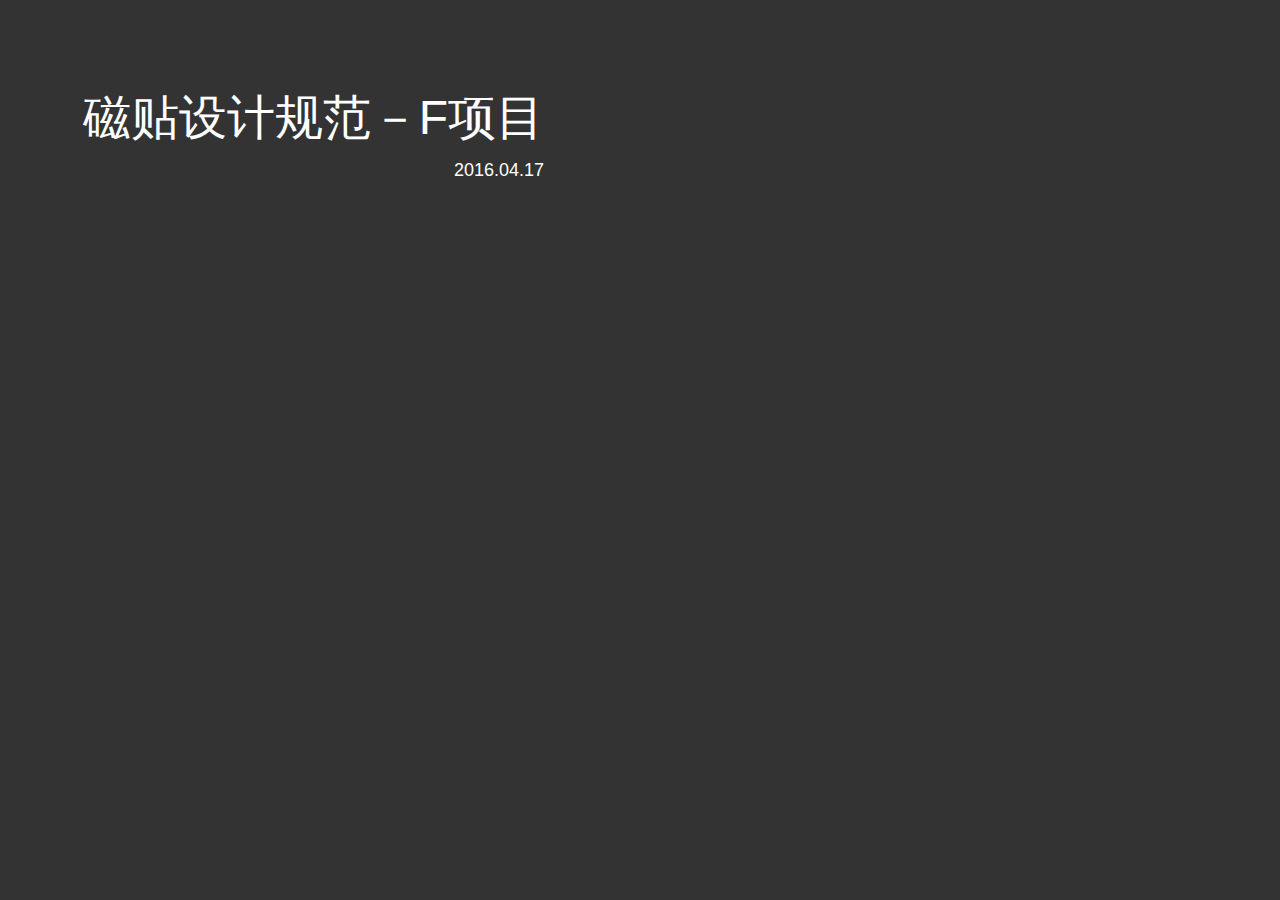
<file: 简介.html>
﻿<!DOCTYPE html>
<html>
  <head>
    <title>简介</title>
    <meta http-equiv="X-UA-Compatible" content="IE=edge"/>
    <meta http-equiv="content-type" content="text/html; charset=utf-8"/>
    <meta name="apple-mobile-web-app-capable" content="yes"/>
    <link href="resources/css/jquery-ui-themes.css" type="text/css" rel="stylesheet"/>
    <link href="resources/css/axure_rp_page.css" type="text/css" rel="stylesheet"/>
    <link href="data/styles.css" type="text/css" rel="stylesheet"/>
    <link href="files/简介/styles.css" type="text/css" rel="stylesheet"/>
    <script src="resources/scripts/jquery-1.7.1.min.js"></script>
    <script src="resources/scripts/jquery-ui-1.8.10.custom.min.js"></script>
    <script src="resources/scripts/axure/axQuery.js"></script>
    <script src="resources/scripts/axure/globals.js"></script>
    <script src="resources/scripts/axutils.js"></script>
    <script src="resources/scripts/axure/annotation.js"></script>
    <script src="resources/scripts/axure/axQuery.std.js"></script>
    <script src="resources/scripts/axure/doc.js"></script>
    <script src="data/document.js"></script>
    <script src="resources/scripts/messagecenter.js"></script>
    <script src="resources/scripts/axure/events.js"></script>
    <script src="resources/scripts/axure/action.js"></script>
    <script src="resources/scripts/axure/expr.js"></script>
    <script src="resources/scripts/axure/geometry.js"></script>
    <script src="resources/scripts/axure/flyout.js"></script>
    <script src="resources/scripts/axure/ie.js"></script>
    <script src="resources/scripts/axure/model.js"></script>
    <script src="resources/scripts/axure/repeater.js"></script>
    <script src="resources/scripts/axure/sto.js"></script>
    <script src="resources/scripts/axure/utils.temp.js"></script>
    <script src="resources/scripts/axure/variables.js"></script>
    <script src="resources/scripts/axure/drag.js"></script>
    <script src="resources/scripts/axure/move.js"></script>
    <script src="resources/scripts/axure/visibility.js"></script>
    <script src="resources/scripts/axure/style.js"></script>
    <script src="resources/scripts/axure/adaptive.js"></script>
    <script src="resources/scripts/axure/tree.js"></script>
    <script src="resources/scripts/axure/init.temp.js"></script>
    <script src="files/简介/data.js"></script>
    <script src="resources/scripts/axure/legacy.js"></script>
    <script src="resources/scripts/axure/viewer.js"></script>
    <script type="text/javascript">
      $axure.utils.getTransparentGifPath = function() { return 'resources/images/transparent.gif'; };
      $axure.utils.getOtherPath = function() { return 'resources/Other.html'; };
      $axure.utils.getReloadPath = function() { return 'resources/reload.html'; };
    </script>
  </head>
  <body>
    <div id="base" class="">

      <!-- Unnamed (形状) -->
      <div id="u0" class="ax_文本段落">
        <img id="u0_img" class="img " src="resources/images/transparent.gif"/>
        <!-- Unnamed () -->
        <div id="u1" class="text">
          <p style="font-size:48px;"><span style="font-size:48px;">磁贴设计规范－</span><span style="font-size:48px;">F</span><span style="font-size:48px;">项目</span><span style="font-size:36px;"></span></p><p style="font-size:18px;"><span style="font-size:18px;">2016.04.17</span></p>
        </div>
      </div>
    </div>
  </body>
</html>
</file>
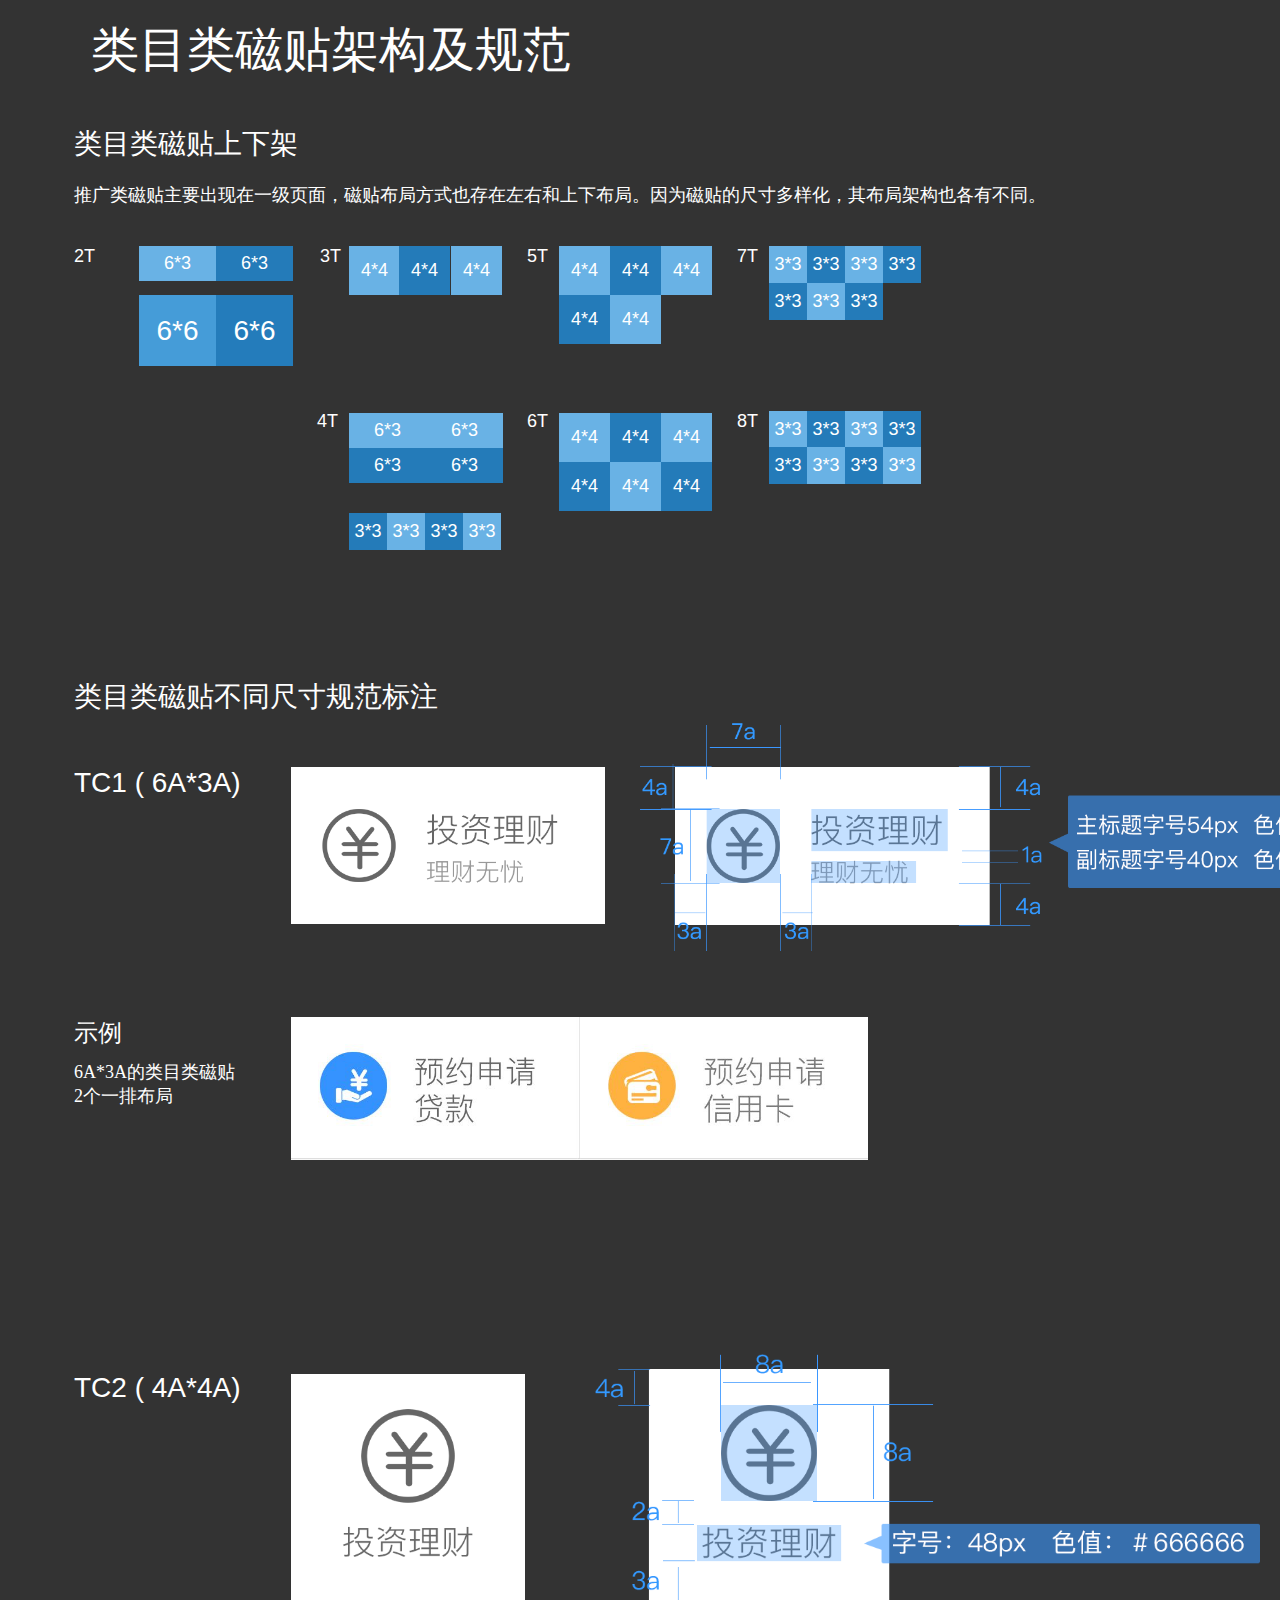
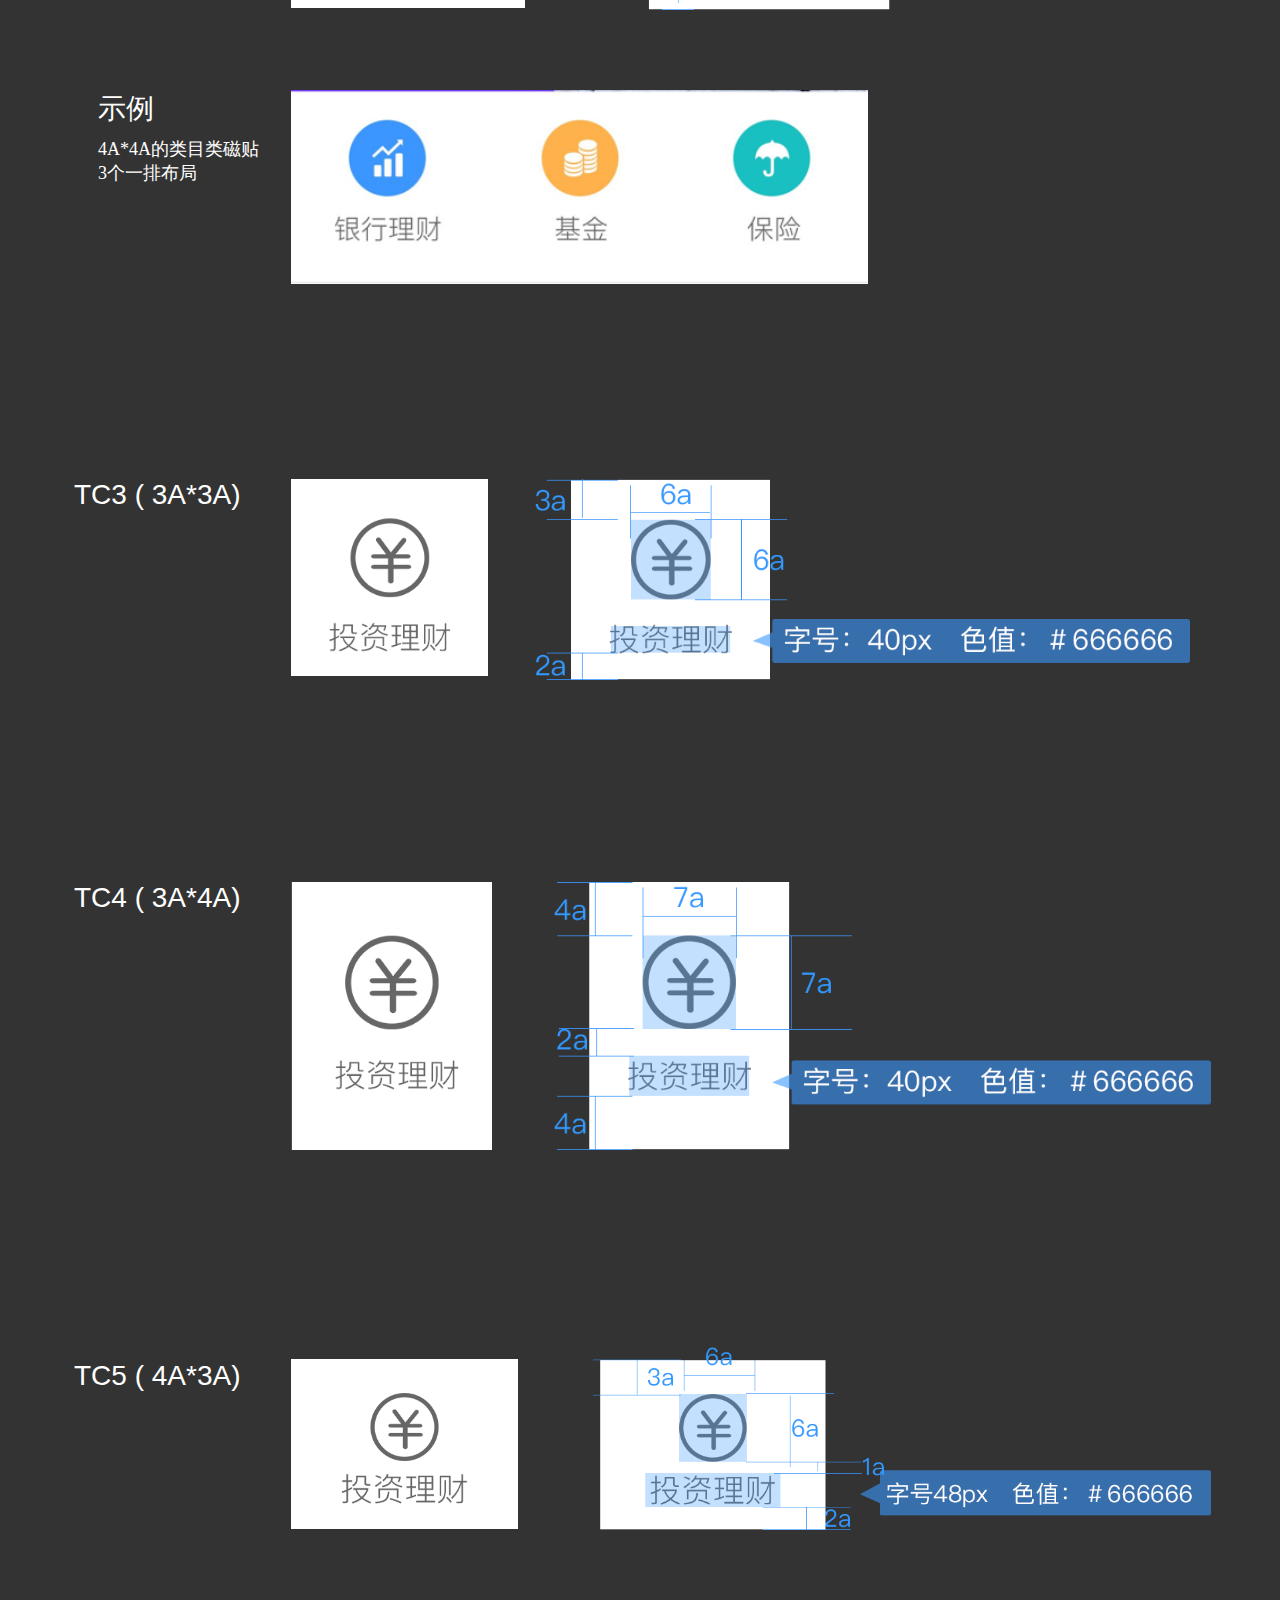
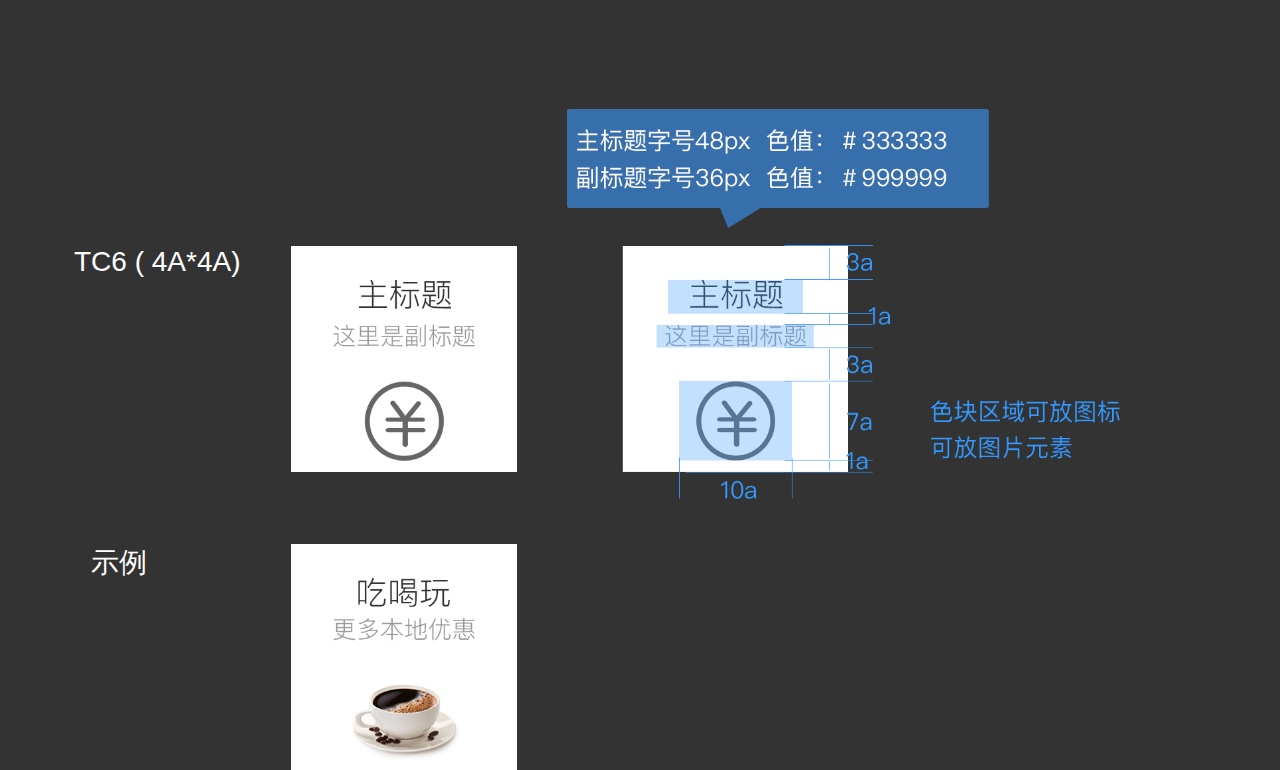
<file: 类目类磁贴规范.html>
﻿<!DOCTYPE html>
<html>
  <head>
    <title>类目类磁贴规范</title>
    <meta http-equiv="X-UA-Compatible" content="IE=edge"/>
    <meta http-equiv="content-type" content="text/html; charset=utf-8"/>
    <meta name="apple-mobile-web-app-capable" content="yes"/>
    <link href="resources/css/jquery-ui-themes.css" type="text/css" rel="stylesheet"/>
    <link href="resources/css/axure_rp_page.css" type="text/css" rel="stylesheet"/>
    <link href="data/styles.css" type="text/css" rel="stylesheet"/>
    <link href="files/类目类磁贴规范/styles.css" type="text/css" rel="stylesheet"/>
    <script src="resources/scripts/jquery-1.7.1.min.js"></script>
    <script src="resources/scripts/jquery-ui-1.8.10.custom.min.js"></script>
    <script src="resources/scripts/axure/axQuery.js"></script>
    <script src="resources/scripts/axure/globals.js"></script>
    <script src="resources/scripts/axutils.js"></script>
    <script src="resources/scripts/axure/annotation.js"></script>
    <script src="resources/scripts/axure/axQuery.std.js"></script>
    <script src="resources/scripts/axure/doc.js"></script>
    <script src="data/document.js"></script>
    <script src="resources/scripts/messagecenter.js"></script>
    <script src="resources/scripts/axure/events.js"></script>
    <script src="resources/scripts/axure/action.js"></script>
    <script src="resources/scripts/axure/expr.js"></script>
    <script src="resources/scripts/axure/geometry.js"></script>
    <script src="resources/scripts/axure/flyout.js"></script>
    <script src="resources/scripts/axure/ie.js"></script>
    <script src="resources/scripts/axure/model.js"></script>
    <script src="resources/scripts/axure/repeater.js"></script>
    <script src="resources/scripts/axure/sto.js"></script>
    <script src="resources/scripts/axure/utils.temp.js"></script>
    <script src="resources/scripts/axure/variables.js"></script>
    <script src="resources/scripts/axure/drag.js"></script>
    <script src="resources/scripts/axure/move.js"></script>
    <script src="resources/scripts/axure/visibility.js"></script>
    <script src="resources/scripts/axure/style.js"></script>
    <script src="resources/scripts/axure/adaptive.js"></script>
    <script src="resources/scripts/axure/tree.js"></script>
    <script src="resources/scripts/axure/init.temp.js"></script>
    <script src="files/类目类磁贴规范/data.js"></script>
    <script src="resources/scripts/axure/legacy.js"></script>
    <script src="resources/scripts/axure/viewer.js"></script>
    <script type="text/javascript">
      $axure.utils.getTransparentGifPath = function() { return 'resources/images/transparent.gif'; };
      $axure.utils.getOtherPath = function() { return 'resources/Other.html'; };
      $axure.utils.getReloadPath = function() { return 'resources/reload.html'; };
    </script>
  </head>
  <body>
    <div id="base" class="">

      <!-- Unnamed (形状) -->
      <div id="u0" class="ax_文本段落">
        <img id="u0_img" class="img " src="resources/images/transparent.gif"/>
        <!-- Unnamed () -->
        <div id="u1" class="text">
          <p><span>类目类磁贴架构及规范</span><span></span></p><p><span>&nbsp;</span></p>
        </div>
      </div>

      <!-- Unnamed (形状) -->
      <div id="u2" class="ax_文本段落">
        <img id="u2_img" class="img " src="resources/images/transparent.gif"/>
        <!-- Unnamed () -->
        <div id="u3" class="text">
          <p><span>推广类磁贴主要出现在一级页面，磁贴布局方式也存在左右和上下布局。因为磁贴的尺寸多样化，其布局架构也各有不同。</span></p>
        </div>
      </div>

      <!-- Unnamed (形状) -->
      <div id="u4" class="ax_文本段落">
        <img id="u4_img" class="img " src="resources/images/transparent.gif"/>
        <!-- Unnamed () -->
        <div id="u5" class="text">
          <p><span>类目类磁贴上下架</span><span></span></p><p><span>&nbsp;</span></p>
        </div>
      </div>

      <!-- Unnamed (形状) -->
      <div id="u6" class="ax_文本段落">
        <img id="u6_img" class="img " src="resources/images/transparent.gif"/>
        <!-- Unnamed () -->
        <div id="u7" class="text">
          <p><span>类目类磁贴不同尺寸规范标注</span></p>
        </div>
      </div>

      <!-- Unnamed (形状) -->
      <div id="u8" class="ax_文本段落">
        <img id="u8_img" class="img " src="resources/images/transparent.gif"/>
        <!-- Unnamed () -->
        <div id="u9" class="text">
          <p><span>TC1 ( 6A*3A)</span></p>
        </div>
      </div>

      <!-- Unnamed (形状) -->
      <div id="u10" class="ax_文本段落">
        <img id="u10_img" class="img " src="resources/images/transparent.gif"/>
        <!-- Unnamed () -->
        <div id="u11" class="text">
          <p><span>TC2 ( 4A*4A)</span></p>
        </div>
      </div>

      <!-- Unnamed (形状) -->
      <div id="u12" class="ax_文本段落">
        <img id="u12_img" class="img " src="resources/images/transparent.gif"/>
        <!-- Unnamed () -->
        <div id="u13" class="text">
          <p><span>TC3 ( 3A*3A)</span></p>
        </div>
      </div>

      <!-- Unnamed (形状) -->
      <div id="u14" class="ax_文本段落">
        <img id="u14_img" class="img " src="resources/images/transparent.gif"/>
        <!-- Unnamed () -->
        <div id="u15" class="text">
          <p><span>TC4 ( 3A*4A)</span></p>
        </div>
      </div>

      <!-- Unnamed (形状) -->
      <div id="u16" class="ax_文本段落">
        <img id="u16_img" class="img " src="resources/images/transparent.gif"/>
        <!-- Unnamed () -->
        <div id="u17" class="text">
          <p><span>TC5 ( 4A*3A)</span></p>
        </div>
      </div>

      <!-- Unnamed (Image) -->
      <div id="u18" class="ax_image">
        <img id="u18_img" class="img " src="images/类目类磁贴规范/u18.png"/>
        <!-- Unnamed () -->
        <div id="u19" class="text">
          <p><span></span></p>
        </div>
      </div>

      <!-- Unnamed (形状) -->
      <div id="u20" class="ax_文本段落">
        <img id="u20_img" class="img " src="resources/images/transparent.gif"/>
        <!-- Unnamed () -->
        <div id="u21" class="text">
          <p><span>示例</span></p>
        </div>
      </div>

      <!-- Unnamed (形状) -->
      <div id="u22" class="ax_文本段落">
        <img id="u22_img" class="img " src="resources/images/transparent.gif"/>
        <!-- Unnamed () -->
        <div id="u23" class="text">
          <p><span>4A*4A的类目类磁贴</span></p><p><span>3个一排布局</span></p>
        </div>
      </div>

      <!-- Unnamed (Image) -->
      <div id="u24" class="ax_image">
        <img id="u24_img" class="img " src="images/类目类磁贴规范/u24.png"/>
        <!-- Unnamed () -->
        <div id="u25" class="text">
          <p><span></span></p>
        </div>
      </div>

      <!-- Unnamed (形状) -->
      <div id="u26" class="ax_文本段落">
        <img id="u26_img" class="img " src="resources/images/transparent.gif"/>
        <!-- Unnamed () -->
        <div id="u27" class="text">
          <p><span>示例</span></p>
        </div>
      </div>

      <!-- Unnamed (形状) -->
      <div id="u28" class="ax_文本段落">
        <img id="u28_img" class="img " src="resources/images/transparent.gif"/>
        <!-- Unnamed () -->
        <div id="u29" class="text">
          <p><span>6A*3A的类目类磁贴</span></p><p><span>2个一排布局</span></p>
        </div>
      </div>

      <!-- Unnamed (Image) -->
      <div id="u30" class="ax_image">
        <img id="u30_img" class="img " src="images/类目类磁贴规范/u30.png"/>
        <!-- Unnamed () -->
        <div id="u31" class="text">
          <p><span></span></p>
        </div>
      </div>

      <!-- Unnamed (Image) -->
      <div id="u32" class="ax_image">
        <img id="u32_img" class="img " src="images/类目类磁贴规范/u32.png"/>
        <!-- Unnamed () -->
        <div id="u33" class="text">
          <p><span></span></p>
        </div>
      </div>

      <!-- Unnamed (Image) -->
      <div id="u34" class="ax_image">
        <img id="u34_img" class="img " src="images/类目类磁贴规范/u34.png"/>
        <!-- Unnamed () -->
        <div id="u35" class="text">
          <p><span></span></p>
        </div>
      </div>

      <!-- Unnamed (Image) -->
      <div id="u36" class="ax_image">
        <img id="u36_img" class="img " src="images/类目类磁贴规范/u36.png"/>
        <!-- Unnamed () -->
        <div id="u37" class="text">
          <p><span></span></p>
        </div>
      </div>

      <!-- Unnamed (Image) -->
      <div id="u38" class="ax_image">
        <img id="u38_img" class="img " src="images/类目类磁贴规范/u38.png"/>
        <!-- Unnamed () -->
        <div id="u39" class="text">
          <p><span></span></p>
        </div>
      </div>

      <!-- Unnamed (Image) -->
      <div id="u40" class="ax_image">
        <img id="u40_img" class="img " src="images/类目类磁贴规范/u40.png"/>
        <!-- Unnamed () -->
        <div id="u41" class="text">
          <p><span></span></p>
        </div>
      </div>

      <!-- Unnamed (Image) -->
      <div id="u42" class="ax_image">
        <img id="u42_img" class="img " src="images/类目类磁贴规范/u42.png"/>
        <!-- Unnamed () -->
        <div id="u43" class="text">
          <p><span></span></p>
        </div>
      </div>

      <!-- Unnamed (Image) -->
      <div id="u44" class="ax_image">
        <img id="u44_img" class="img " src="images/类目类磁贴规范/u44.png"/>
        <!-- Unnamed () -->
        <div id="u45" class="text">
          <p><span></span></p>
        </div>
      </div>

      <!-- Unnamed (Image) -->
      <div id="u46" class="ax_image">
        <img id="u46_img" class="img " src="images/类目类磁贴规范/u46.png"/>
        <!-- Unnamed () -->
        <div id="u47" class="text">
          <p><span></span></p>
        </div>
      </div>

      <!-- Unnamed (Image) -->
      <div id="u48" class="ax_image">
        <img id="u48_img" class="img " src="images/类目类磁贴规范/u48.png"/>
        <!-- Unnamed () -->
        <div id="u49" class="text">
          <p><span></span></p>
        </div>
      </div>

      <!-- Unnamed (形状) -->
      <div id="u50" class="ax_文本段落">
        <img id="u50_img" class="img " src="resources/images/transparent.gif"/>
        <!-- Unnamed () -->
        <div id="u51" class="text">
          <p><span>TC6 ( 4A*4A)</span></p>
        </div>
      </div>

      <!-- Unnamed (形状) -->
      <div id="u52" class="ax_文本段落">
        <img id="u52_img" class="img " src="resources/images/transparent.gif"/>
        <!-- Unnamed () -->
        <div id="u53" class="text">
          <p><span>示例</span></p>
        </div>
      </div>

      <!-- Unnamed (Image) -->
      <div id="u54" class="ax_image">
        <img id="u54_img" class="img " src="images/类目类磁贴规范/u54.png"/>
        <!-- Unnamed () -->
        <div id="u55" class="text">
          <p><span></span></p>
        </div>
      </div>

      <!-- Unnamed (Image) -->
      <div id="u56" class="ax_image">
        <img id="u56_img" class="img " src="images/类目类磁贴规范/u56.png"/>
        <!-- Unnamed () -->
        <div id="u57" class="text">
          <p><span></span></p>
        </div>
      </div>

      <!-- Unnamed (Image) -->
      <div id="u58" class="ax_image">
        <img id="u58_img" class="img " src="images/类目类磁贴规范/u58.png"/>
        <!-- Unnamed () -->
        <div id="u59" class="text">
          <p><span></span></p>
        </div>
      </div>

      <!-- Unnamed (形状) -->
      <div id="u60" class="ax_形状">
        <img id="u60_img" class="img " src="images/磁贴架构/u10.png"/>
        <!-- Unnamed () -->
        <div id="u61" class="text">
          <p><span>6*6</span></p>
        </div>
      </div>

      <!-- Unnamed (形状) -->
      <div id="u62" class="ax_形状">
        <img id="u62_img" class="img " src="images/磁贴架构/u12.png"/>
        <!-- Unnamed () -->
        <div id="u63" class="text">
          <p><span>6*6</span></p>
        </div>
      </div>

      <!-- Unnamed (形状) -->
      <div id="u64" class="ax_形状">
        <img id="u64_img" class="img " src="images/磁贴架构/u16.png"/>
        <!-- Unnamed () -->
        <div id="u65" class="text">
          <p><span>6*3</span></p>
        </div>
      </div>

      <!-- Unnamed (形状) -->
      <div id="u66" class="ax_形状">
        <img id="u66_img" class="img " src="images/磁贴架构/u14.png"/>
        <!-- Unnamed () -->
        <div id="u67" class="text">
          <p><span>6*3</span></p>
        </div>
      </div>

      <!-- Unnamed (形状) -->
      <div id="u68" class="ax_形状">
        <img id="u68_img" class="img " src="images/磁贴架构/u54.png"/>
        <!-- Unnamed () -->
        <div id="u69" class="text">
          <p><span>4*4</span></p>
        </div>
      </div>

      <!-- Unnamed (形状) -->
      <div id="u70" class="ax_形状">
        <img id="u70_img" class="img " src="images/磁贴架构/u56.png"/>
        <!-- Unnamed () -->
        <div id="u71" class="text">
          <p><span>4*4</span></p>
        </div>
      </div>

      <!-- Unnamed (形状) -->
      <div id="u72" class="ax_形状">
        <img id="u72_img" class="img " src="images/磁贴架构/u54.png"/>
        <!-- Unnamed () -->
        <div id="u73" class="text">
          <p><span>4*4</span></p>
        </div>
      </div>

      <!-- Unnamed (形状) -->
      <div id="u74" class="ax_文本段落">
        <img id="u74_img" class="img " src="resources/images/transparent.gif"/>
        <!-- Unnamed () -->
        <div id="u75" class="text">
          <p><span>2T</span></p>
        </div>
      </div>

      <!-- Unnamed (形状) -->
      <div id="u76" class="ax_文本段落">
        <img id="u76_img" class="img " src="resources/images/transparent.gif"/>
        <!-- Unnamed () -->
        <div id="u77" class="text">
          <p><span>3T</span></p>
        </div>
      </div>

      <!-- Unnamed (形状) -->
      <div id="u78" class="ax_形状">
        <img id="u78_img" class="img " src="images/磁贴架构/u54.png"/>
        <!-- Unnamed () -->
        <div id="u79" class="text">
          <p><span>4*4</span></p>
        </div>
      </div>

      <!-- Unnamed (形状) -->
      <div id="u80" class="ax_形状">
        <img id="u80_img" class="img " src="images/磁贴架构/u56.png"/>
        <!-- Unnamed () -->
        <div id="u81" class="text">
          <p><span>4*4</span></p>
        </div>
      </div>

      <!-- Unnamed (形状) -->
      <div id="u82" class="ax_形状">
        <img id="u82_img" class="img " src="images/磁贴架构/u54.png"/>
        <!-- Unnamed () -->
        <div id="u83" class="text">
          <p><span>4*4</span></p>
        </div>
      </div>

      <!-- Unnamed (形状) -->
      <div id="u84" class="ax_形状">
        <img id="u84_img" class="img " src="images/磁贴架构/u56.png"/>
        <!-- Unnamed () -->
        <div id="u85" class="text">
          <p><span>4*4</span></p>
        </div>
      </div>

      <!-- Unnamed (形状) -->
      <div id="u86" class="ax_形状">
        <img id="u86_img" class="img " src="images/磁贴架构/u54.png"/>
        <!-- Unnamed () -->
        <div id="u87" class="text">
          <p><span>4*4</span></p>
        </div>
      </div>

      <!-- Unnamed (形状) -->
      <div id="u88" class="ax_形状">
        <img id="u88_img" class="img " src="images/类目类磁贴规范/u88.png"/>
        <!-- Unnamed () -->
        <div id="u89" class="text">
          <p><span>3*3</span></p>
        </div>
      </div>

      <!-- Unnamed (形状) -->
      <div id="u90" class="ax_形状">
        <img id="u90_img" class="img " src="images/类目类磁贴规范/u90.png"/>
        <!-- Unnamed () -->
        <div id="u91" class="text">
          <p><span>3*3</span></p>
        </div>
      </div>

      <!-- Unnamed (形状) -->
      <div id="u92" class="ax_形状">
        <img id="u92_img" class="img " src="images/类目类磁贴规范/u88.png"/>
        <!-- Unnamed () -->
        <div id="u93" class="text">
          <p><span>3*3</span></p>
        </div>
      </div>

      <!-- Unnamed (形状) -->
      <div id="u94" class="ax_形状">
        <img id="u94_img" class="img " src="images/类目类磁贴规范/u90.png"/>
        <!-- Unnamed () -->
        <div id="u95" class="text">
          <p><span>3*3</span></p>
        </div>
      </div>

      <!-- Unnamed (形状) -->
      <div id="u96" class="ax_形状">
        <img id="u96_img" class="img " src="images/类目类磁贴规范/u90.png"/>
        <!-- Unnamed () -->
        <div id="u97" class="text">
          <p><span>3*3</span></p>
        </div>
      </div>

      <!-- Unnamed (形状) -->
      <div id="u98" class="ax_形状">
        <img id="u98_img" class="img " src="images/类目类磁贴规范/u88.png"/>
        <!-- Unnamed () -->
        <div id="u99" class="text">
          <p><span>3*3</span></p>
        </div>
      </div>

      <!-- Unnamed (形状) -->
      <div id="u100" class="ax_形状">
        <img id="u100_img" class="img " src="images/类目类磁贴规范/u90.png"/>
        <!-- Unnamed () -->
        <div id="u101" class="text">
          <p><span>3*3</span></p>
        </div>
      </div>

      <!-- Unnamed (形状) -->
      <div id="u102" class="ax_形状">
        <img id="u102_img" class="img " src="images/磁贴架构/u14.png"/>
        <!-- Unnamed () -->
        <div id="u103" class="text">
          <p><span>6*3</span></p>
        </div>
      </div>

      <!-- Unnamed (形状) -->
      <div id="u104" class="ax_形状">
        <img id="u104_img" class="img " src="images/磁贴架构/u16.png"/>
        <!-- Unnamed () -->
        <div id="u105" class="text">
          <p><span>6*3</span></p>
        </div>
      </div>

      <!-- Unnamed (形状) -->
      <div id="u106" class="ax_形状">
        <img id="u106_img" class="img " src="images/磁贴架构/u14.png"/>
        <!-- Unnamed () -->
        <div id="u107" class="text">
          <p><span>6*3</span></p>
        </div>
      </div>

      <!-- Unnamed (形状) -->
      <div id="u108" class="ax_形状">
        <img id="u108_img" class="img " src="images/磁贴架构/u16.png"/>
        <!-- Unnamed () -->
        <div id="u109" class="text">
          <p><span>6*3</span></p>
        </div>
      </div>

      <!-- Unnamed (形状) -->
      <div id="u110" class="ax_形状">
        <img id="u110_img" class="img " src="images/磁贴架构/u54.png"/>
        <!-- Unnamed () -->
        <div id="u111" class="text">
          <p><span>4*4</span></p>
        </div>
      </div>

      <!-- Unnamed (形状) -->
      <div id="u112" class="ax_形状">
        <img id="u112_img" class="img " src="images/磁贴架构/u56.png"/>
        <!-- Unnamed () -->
        <div id="u113" class="text">
          <p><span>4*4</span></p>
        </div>
      </div>

      <!-- Unnamed (形状) -->
      <div id="u114" class="ax_形状">
        <img id="u114_img" class="img " src="images/磁贴架构/u54.png"/>
        <!-- Unnamed () -->
        <div id="u115" class="text">
          <p><span>4*4</span></p>
        </div>
      </div>

      <!-- Unnamed (形状) -->
      <div id="u116" class="ax_形状">
        <img id="u116_img" class="img " src="images/磁贴架构/u56.png"/>
        <!-- Unnamed () -->
        <div id="u117" class="text">
          <p><span>4*4</span></p>
        </div>
      </div>

      <!-- Unnamed (形状) -->
      <div id="u118" class="ax_形状">
        <img id="u118_img" class="img " src="images/磁贴架构/u54.png"/>
        <!-- Unnamed () -->
        <div id="u119" class="text">
          <p><span>4*4</span></p>
        </div>
      </div>

      <!-- Unnamed (形状) -->
      <div id="u120" class="ax_形状">
        <img id="u120_img" class="img " src="images/磁贴架构/u56.png"/>
        <!-- Unnamed () -->
        <div id="u121" class="text">
          <p><span>4*4</span></p>
        </div>
      </div>

      <!-- Unnamed (形状) -->
      <div id="u122" class="ax_形状">
        <img id="u122_img" class="img " src="images/类目类磁贴规范/u88.png"/>
        <!-- Unnamed () -->
        <div id="u123" class="text">
          <p><span>3*3</span></p>
        </div>
      </div>

      <!-- Unnamed (形状) -->
      <div id="u124" class="ax_形状">
        <img id="u124_img" class="img " src="images/类目类磁贴规范/u90.png"/>
        <!-- Unnamed () -->
        <div id="u125" class="text">
          <p><span>3*3</span></p>
        </div>
      </div>

      <!-- Unnamed (形状) -->
      <div id="u126" class="ax_形状">
        <img id="u126_img" class="img " src="images/类目类磁贴规范/u88.png"/>
        <!-- Unnamed () -->
        <div id="u127" class="text">
          <p><span>3*3</span></p>
        </div>
      </div>

      <!-- Unnamed (形状) -->
      <div id="u128" class="ax_形状">
        <img id="u128_img" class="img " src="images/类目类磁贴规范/u90.png"/>
        <!-- Unnamed () -->
        <div id="u129" class="text">
          <p><span>3*3</span></p>
        </div>
      </div>

      <!-- Unnamed (形状) -->
      <div id="u130" class="ax_形状">
        <img id="u130_img" class="img " src="images/类目类磁贴规范/u90.png"/>
        <!-- Unnamed () -->
        <div id="u131" class="text">
          <p><span>3*3</span></p>
        </div>
      </div>

      <!-- Unnamed (形状) -->
      <div id="u132" class="ax_形状">
        <img id="u132_img" class="img " src="images/类目类磁贴规范/u88.png"/>
        <!-- Unnamed () -->
        <div id="u133" class="text">
          <p><span>3*3</span></p>
        </div>
      </div>

      <!-- Unnamed (形状) -->
      <div id="u134" class="ax_形状">
        <img id="u134_img" class="img " src="images/类目类磁贴规范/u90.png"/>
        <!-- Unnamed () -->
        <div id="u135" class="text">
          <p><span>3*3</span></p>
        </div>
      </div>

      <!-- Unnamed (形状) -->
      <div id="u136" class="ax_形状">
        <img id="u136_img" class="img " src="images/类目类磁贴规范/u88.png"/>
        <!-- Unnamed () -->
        <div id="u137" class="text">
          <p><span>3*3</span></p>
        </div>
      </div>

      <!-- Unnamed (形状) -->
      <div id="u138" class="ax_形状">
        <img id="u138_img" class="img " src="images/类目类磁贴规范/u90.png"/>
        <!-- Unnamed () -->
        <div id="u139" class="text">
          <p><span>3*3</span></p>
        </div>
      </div>

      <!-- Unnamed (形状) -->
      <div id="u140" class="ax_形状">
        <img id="u140_img" class="img " src="images/类目类磁贴规范/u88.png"/>
        <!-- Unnamed () -->
        <div id="u141" class="text">
          <p><span>3*3</span></p>
        </div>
      </div>

      <!-- Unnamed (形状) -->
      <div id="u142" class="ax_形状">
        <img id="u142_img" class="img " src="images/类目类磁贴规范/u90.png"/>
        <!-- Unnamed () -->
        <div id="u143" class="text">
          <p><span>3*3</span></p>
        </div>
      </div>

      <!-- Unnamed (形状) -->
      <div id="u144" class="ax_形状">
        <img id="u144_img" class="img " src="images/类目类磁贴规范/u88.png"/>
        <!-- Unnamed () -->
        <div id="u145" class="text">
          <p><span>3*3</span></p>
        </div>
      </div>

      <!-- Unnamed (形状) -->
      <div id="u146" class="ax_文本段落">
        <img id="u146_img" class="img " src="resources/images/transparent.gif"/>
        <!-- Unnamed () -->
        <div id="u147" class="text">
          <p><span>5T</span></p>
        </div>
      </div>

      <!-- Unnamed (形状) -->
      <div id="u148" class="ax_文本段落">
        <img id="u148_img" class="img " src="resources/images/transparent.gif"/>
        <!-- Unnamed () -->
        <div id="u149" class="text">
          <p><span>7</span><span>T</span></p>
        </div>
      </div>

      <!-- Unnamed (形状) -->
      <div id="u150" class="ax_文本段落">
        <img id="u150_img" class="img " src="resources/images/transparent.gif"/>
        <!-- Unnamed () -->
        <div id="u151" class="text">
          <p><span>8T</span></p>
        </div>
      </div>

      <!-- Unnamed (形状) -->
      <div id="u152" class="ax_文本段落">
        <img id="u152_img" class="img " src="resources/images/transparent.gif"/>
        <!-- Unnamed () -->
        <div id="u153" class="text">
          <p><span>6T</span></p>
        </div>
      </div>

      <!-- Unnamed (形状) -->
      <div id="u154" class="ax_文本段落">
        <img id="u154_img" class="img " src="resources/images/transparent.gif"/>
        <!-- Unnamed () -->
        <div id="u155" class="text">
          <p><span>4T</span></p>
        </div>
      </div>
    </div>
  </body>
</html>
</file>
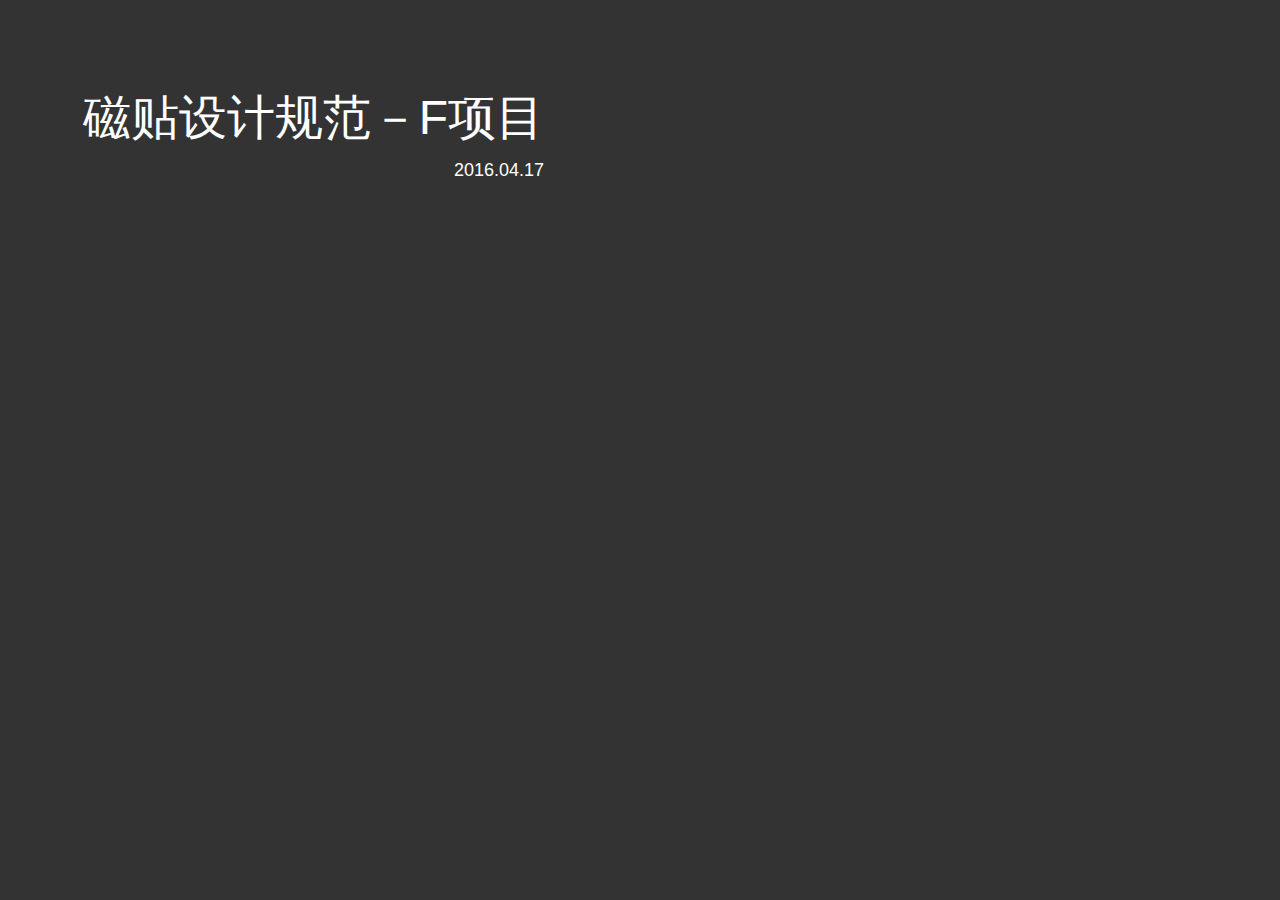
<file: resources/reload.html>
﻿<html>
	<head>
		<title></title>
	</head>
	<body>
	
	<script language="javascript">
	function getUrl() {
      var query = window.location.hash.substring(1);
      var vars = query.split("&&&");
      for (var i=0;i<vars.length;i++) {
        var url = vars[i];
        return decodeURI(url).replace("html%23","html#");
      } 
    }

    var rel = '../';
    var url = getUrl();
    if (url.indexOf(":") > 0 && url.indexOf(":") < 10) rel = '';
	self.location.href = rel + url;
	</script>
	
	</body>
</html>
</file>
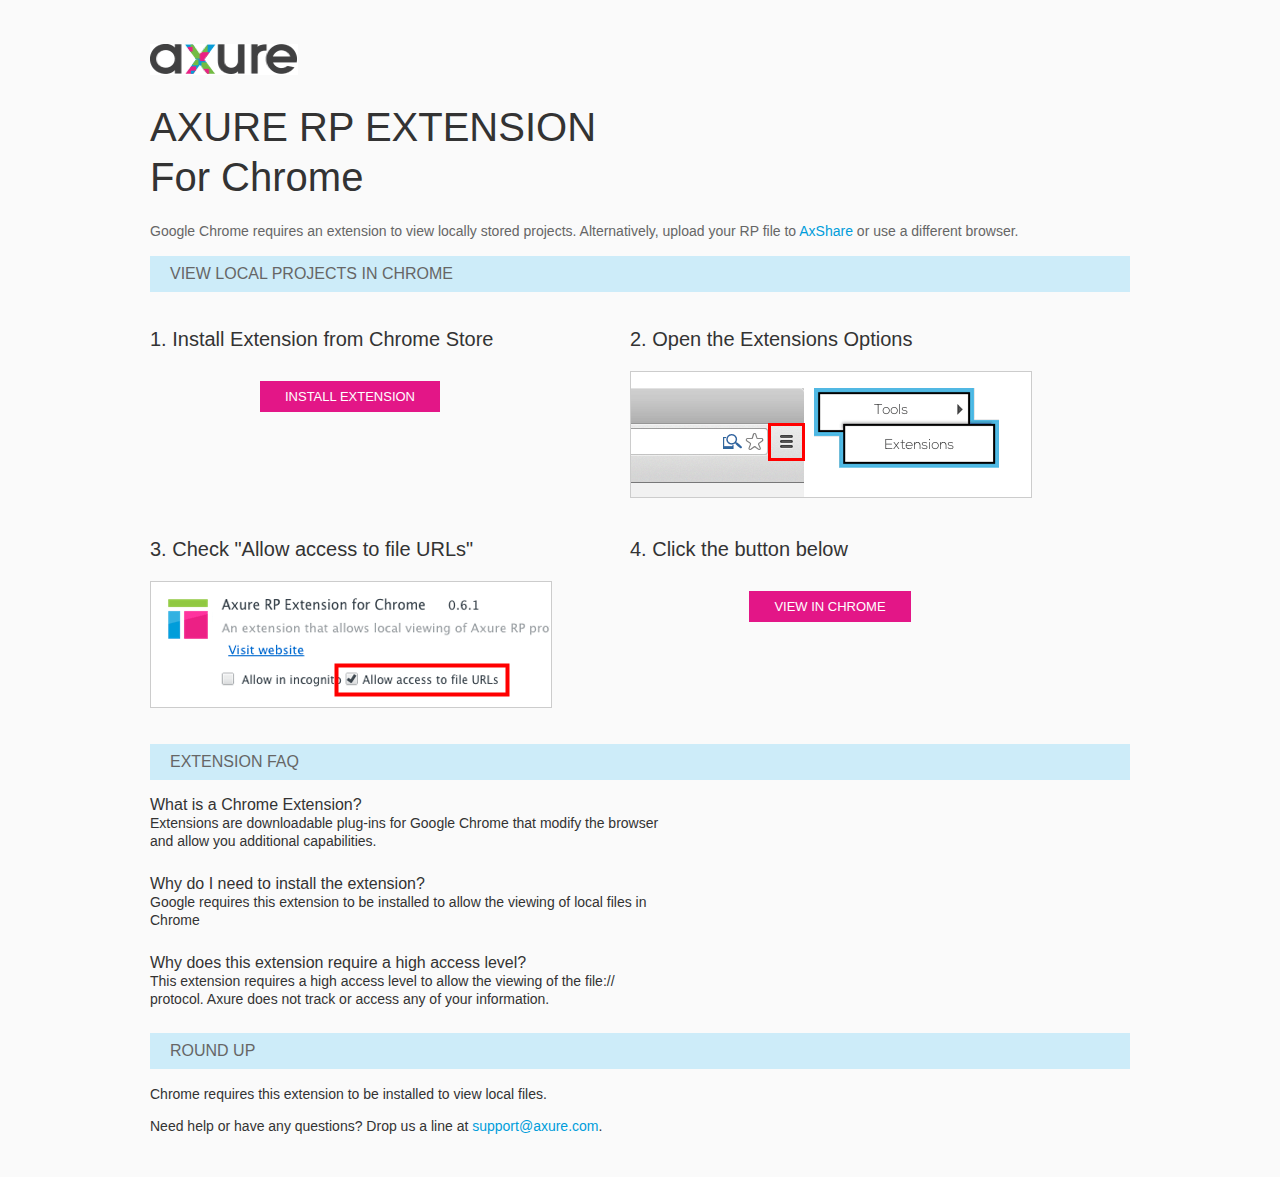
<file: resources/chrome/chrome.html>
<html>
<head>
    <title>Install the Axure RP Chrome Extension</title>
    <style type="text/css">
        *
        {
            font-family: Helvetica, Arial, sans-serif;
        }
        body
        {
            text-align: center;
            background-color: #fafafa;
        }
        p
        {
            font-size: 14px;
            line-height: 18px;
            color: #333333;
        }
        div.container
        {
            width: 980px;
            margin-left: auto;
            margin-right: auto;
            text-align: left;
        }
        a
        {
            text-decoration: none;
            color: #009dda;
        }
        .button
        {
            background: #E31687;
            font: normal 16px Arial, sans-serif;
            color: #FFFFFF;
            padding: 8px 25px 8px 25px;
            border: 0;
            display: inline-block;
            margin-top: 10px;
            text-transform: uppercase;
            font-size: 13px;
        }
        a:hover.button
        {
            opacity: .8;
        }
        div.left
        {
            width: 400px;
            float: left;
            margin-right: 80px;
        }
        div.right
        {
            width: 400px;
            float: left;
        }
        div.buttonContainer
        {
            text-align: center;
        }
        h1
        {
            font-size: 40px;
            color: #333333;
            line-height: 50px;
            margin-bottom: 20px;
            font-weight: normal;
        }
        h2
        {
            font-size: 38px;
            font-weight: normal;
            color: #08639C;
            text-align: center;
        }
        h3
        {
            font-size: 20px;
            color: #333333;
            font-weight: normal;
        }
        .heading
        {
            background-color: #cdecf9;
            height: 36px;
            line-height: 36px;
            padding-left: 20px;
            font-size: 16px;
            color: #666666;
        }
        span.faq
        {
            font-size: 16px;
            font-weight: normal;
            color: #333333;
            display: block;
        }
    </style>
</head>
<body>
    <div class="container">
        <br />
        <br />
        <img src="axure_logo.gif" alt="axure" />
        <br />
        <h1>
            AXURE RP EXTENSION<br />
            For Chrome</h1>
        <p style="font-size: 14px; color: #666666; margin-top: 10px;">
            Google Chrome requires an extension to view locally stored projects. Alternatively,
            upload your RP file to <a href="https://share.axure.com">AxShare</a> or use a different
            browser.</p>
        <h3 class="heading">
            VIEW LOCAL PROJECTS IN CHROME</h3>
        <div class="left">
            <h3>
                1. Install Extension from Chrome Store</h3>
            <div class="buttonContainer">
                <a class="button" href="https://chrome.google.com/webstore/detail/dogkpdfcklifaemcdfbildhcofnopogp"
                    target="_blank">Install Extension</a>
            </div>
        </div>
        <div class="right">
            <h3>
                2. Open the Extensions Options</h3>
            <img src="extensions_menu.gif" alt="extensions" />
        </div>
        <div style="clear: both; height: 20px;">
            &nbsp;</div>
        <div class="left">
            <h3>
                3. Check "Allow access to file URLs"</h3>
            <img src="allow_access.gif" alt="allow access" />
        </div>
        <div class="right">
            <h3>
                4. Click the button below</h3>
            <div class="buttonContainer">
                <a class="button" href="../../start.html">View in Chrome</a>
            </div>
        </div>
        <div style="clear: both; height: 20px;">
        </div>
        <h3 class="heading">
            EXTENSION FAQ</h3>
        <p>
            <span class="faq">What is a Chrome Extension?</span> Extensions are downloadable
            plug-ins for Google Chrome that modify the browser<br />
            and allow you additional capabilities.
        </p>
        <p style="margin-top: 25px;">
            <span class="faq">Why do I need to install the extension?</span> Google requires
            this extension to be installed to allow the viewing of local files in<br />
            Chrome
        </p>
        <p style="margin-top: 25px; margin-bottom: 25px;">
            <span class="faq">Why does this extension require a high access level?</span> This
            extension requires a high access level to allow the viewing of the file://<br />
            protocol. Axure does not track or access any of your information.
        </p>
        <h3 class="heading">
            ROUND UP</h3>
        <p>
            Chrome requires this extension to be installed to view local files.</p>
        <p>
            Need help or have any questions? Drop us a line at <a href="mailto:support@axure.com">
                support@axure.com</a>.
        </p>
        <div style="clear: both; height: 20px;">
        </div>
    </div>
</body>
</html>
</file>
<file: resources/css/axure_rp_page.css>
﻿/* so the window resize fires within a frame in IE7 */
html, body {
    height: 100%;    
}

a {
	color: inherit;
}

p {
	margin: 0px;
}

iframe {
	background: #FFFFFF;
}

/* to match IE with C, FF */
input {
    padding: 1px 0px 1px 0px;
    box-sizing: border-box;
    -moz-box-sizing: border-box;
}

textarea {
    margin: 0px;
    box-sizing: border-box;
    -moz-box-sizing: border-box;
}

div.intcases {
	font-family: arial; 
	font-size: 12px;
    text-align:left; 
	border:1px solid #AAA; 
	background:#FFF none repeat scroll 0% 0%; 
	z-index:9999; 
	visibility:hidden; 
	position:absolute;
    padding: 0px;
    border-radius: 3px;
	white-space: nowrap;
}

div.intcaselink {
	cursor: pointer;
    padding: 3px 8px 3px 8px;
    margin: 5px;
	background:#EEE none repeat scroll 0% 0%; 
	border:1px solid #AAA;
    border-radius: 3px;
}

div.refpageimage {
	position: absolute;
    left: 0px;
    top: 0px;
	font-size: 0px;
	width: 16px;
	height: 16px;
	cursor: pointer;
	background-image: url(images/newwindow.gif);
	background-repeat: no-repeat;
}

div.annnoteimage {
	position: absolute;
    left: 0px;
    top: 0px;
	font-size: 0px;
	width: 16px;
	height: 12px;
	cursor: help;
	background-image: url(images/note.gif);
	background-repeat: no-repeat;
}

div.annnotelabel {
	position: absolute;
    left: 0px;
    top: 0px;
	font-family: Arial;
	font-size: 10px;
	border: 1px solid rgb(166,221,242);
	cursor: help;
	background:rgb(0,157,217) none repeat scroll 0% 0%; 
	padding-left:3px; 
	padding-right:3px;
	white-space: nowrap;
	color: white;
}
 
.annotationName {
	font-size: 13px;
	font-weight: bold;
	margin-bottom: 3px;
	white-space: nowrap;
}

.annotation {
	font-size: 12px;
	padding-left: 2px;
	margin-bottom: 5px;
}

/* this is a fix for the issue where dialogs jump around and takes the text-align from the body */
.dialogFix {
    position:absolute;
    text-align:left;
}


@keyframes pulsate {
  from {
    box-shadow: 0 0 10px #74BA11;
  }
  to {
    box-shadow: 0 0 20px #74BA11;
  }
}

@-webkit-keyframes pulsate {
  from {
    -webkit-box-shadow: 0 0 10px #74BA11;
    box-shadow: 0 0 10px #74BA11;
  }
  to {
    -webkit-box-shadow: 0 0 20px #74BA11;
    box-shadow: 0 0 20px #74BA11;
  }
}
 
@-moz-keyframes pulsate {
  from {
    -moz-box-shadow: 0 0 10px #74BA11;
    box-shadow: 0 0 10px #74BA11;
  }
  to {
    -moz-box-shadow: 0 0 20px #74BA11;
    box-shadow: 0 0 20px #74BA11;
  }
}

.legacyPulsateBorder {
	border: 5px solid #74BA11;
	margin: -5px;
}

.pulsateBorder {
  animation-name: pulsate;
  animation-timing-function: ease-in-out;
  animation-duration: 0.9s;
  animation-iteration-count: infinite;
  animation-direction: alternate;
  
  -webkit-animation-name: pulsate;
  -webkit-animation-timing-function: ease-in-out;
  -webkit-animation-duration: 0.9s;
  -webkit-animation-iteration-count: infinite;
  -webkit-animation-direction: alternate;

  -moz-animation-name: pulsate;
  -moz-animation-timing-function: ease-in-out;
  -moz-animation-duration: 0.9s;
  -moz-animation-iteration-count: infinite;
  -moz-animation-direction: alternate;
}
</file>
<file: data/styles.css>
﻿.ax_形状 {
  font-family:'ArialMT', 'Arial';
  font-weight:400;
  font-style:normal;
  font-size:13px;
  color:#333333;
  text-align:center;
  line-height:normal;
}
.ax_文本段落 {
  font-family:'ArialMT', 'Arial';
  font-weight:400;
  font-style:normal;
  font-size:13px;
  color:#333333;
  text-align:left;
  line-height:normal;
}
.ax_h1 {
  font-family:'Arial-BoldMT', 'Arial Bold', 'Arial';
  font-weight:700;
  font-style:normal;
  font-size:32px;
  color:#333333;
  text-align:left;
  line-height:normal;
}
.ax_h2 {
  font-family:'Arial-BoldMT', 'Arial Bold', 'Arial';
  font-weight:700;
  font-style:normal;
  font-size:24px;
  color:#333333;
  text-align:left;
  line-height:normal;
}
.ax_h3 {
  font-family:'Arial-BoldMT', 'Arial Bold', 'Arial';
  font-weight:700;
  font-style:normal;
  font-size:18px;
  color:#333333;
  text-align:left;
  line-height:normal;
}
.ax_h4 {
  font-family:'Arial-BoldMT', 'Arial Bold', 'Arial';
  font-weight:700;
  font-style:normal;
  font-size:14px;
  color:#333333;
  text-align:left;
  line-height:normal;
}
.ax_h5 {
  font-family:'Arial-BoldMT', 'Arial Bold', 'Arial';
  font-weight:700;
  font-style:normal;
  font-size:13px;
  color:#333333;
  text-align:left;
  line-height:normal;
}
.ax_h6 {
  font-family:'Arial-BoldMT', 'Arial Bold', 'Arial';
  font-weight:700;
  font-style:normal;
  font-size:10px;
  color:#333333;
  text-align:left;
  line-height:normal;
}
.ax_image {
  font-family:'ArialMT', 'Arial';
  font-weight:400;
  font-style:normal;
  font-size:13px;
  color:#000000;
  text-align:center;
  line-height:normal;
}
.ax_文本链接 {
  color:#0000FF;
}
.ax_鼠标悬停文本链接时 {
}
.ax_鼠标按下文本链接时 {
}
.ax_文本框 {
  font-family:'ArialMT', 'Arial';
  font-weight:400;
  font-style:normal;
  font-size:13px;
  color:#000000;
  text-align:left;
  line-height:normal;
}
.ax_多行文本框 {
  font-family:'ArialMT', 'Arial';
  font-weight:400;
  font-style:normal;
  font-size:13px;
  color:#000000;
  text-align:left;
  line-height:normal;
}
.ax_下拉列表框 {
  font-family:'ArialMT', 'Arial';
  font-weight:400;
  font-style:normal;
  font-size:13px;
  color:#000000;
  text-align:left;
  line-height:normal;
}
.ax_列表框 {
  font-family:'ArialMT', 'Arial';
  font-weight:400;
  font-style:normal;
  font-size:13px;
  color:#000000;
  text-align:left;
  line-height:normal;
}
.ax_复选框 {
  font-family:'ArialMT', 'Arial';
  font-weight:400;
  font-style:normal;
  font-size:13px;
  color:#333333;
  text-align:left;
  line-height:normal;
}
.ax_单选按钮 {
  font-family:'ArialMT', 'Arial';
  font-weight:400;
  font-style:normal;
  font-size:13px;
  color:#333333;
  text-align:left;
  line-height:normal;
}
.ax_流程形状 {
  font-family:'ArialMT', 'Arial';
  font-weight:400;
  font-style:normal;
  font-size:13px;
  color:#333333;
  text-align:center;
  line-height:normal;
}
.ax_tree_node {
  font-family:'ArialMT', 'Arial';
  font-weight:400;
  font-style:normal;
  font-size:13px;
  color:#333333;
  text-align:left;
  line-height:normal;
}
.ax_提交按钮 {
  font-family:'ArialMT', 'Arial';
  font-weight:400;
  font-style:normal;
  font-size:13px;
  color:#000000;
  text-align:center;
  line-height:normal;
}
.ax_热区 {
  font-size:13px;
  color:#333333;
  text-align:center;
  line-height:normal;
}
.ax_内联框架 {
  font-size:13px;
  color:#333333;
  text-align:center;
  line-height:normal;
}
.ax_动态面板 {
  font-size:13px;
  color:#333333;
  text-align:center;
  line-height:normal;
}
.ax_master {
  font-size:13px;
  color:#333333;
  text-align:center;
  line-height:normal;
}
.ax_中继器 {
  font-family:'ArialMT', 'Arial';
  font-weight:400;
  font-style:normal;
  font-size:13px;
  color:#333333;
  text-align:center;
  line-height:normal;
}
.ax_表格 {
  font-family:'ArialMT', 'Arial';
  font-weight:400;
  font-style:normal;
  font-size:13px;
  color:#333333;
  text-align:center;
  line-height:normal;
}
.ax_table_cell {
  font-family:'ArialMT', 'Arial';
  font-weight:400;
  font-style:normal;
  font-size:13px;
  color:#333333;
  text-align:left;
  line-height:normal;
}
.ax_menu {
  font-size:13px;
  color:#000000;
  text-align:center;
  line-height:normal;
}
.ax_水平线 {
  font-size:13px;
  color:#333333;
  text-align:center;
  line-height:normal;
}
.ax_垂直线 {
  font-size:13px;
  color:#333333;
  text-align:center;
  line-height:normal;
}
.ax_connector {
  font-family:'ArialMT', 'Arial';
  font-weight:400;
  font-style:normal;
  font-size:13px;
  color:#333333;
  text-align:center;
  line-height:normal;
}
</file>
<file: files/index/styles.css>
﻿body {
  margin:0px;
  background-color:rgba(51, 51, 51, 1);
  background-image:none;
  position:static;
  left:auto;
  width:544px;
  margin-left:0;
  margin-right:0;
  text-align:left;
}
#base {
  position:absolute;
  z-index:0;
}
#u0 {
  position:absolute;
  left:74px;
  top:94px;
  width:470px;
  height:96px;
  color:#FFFFFF;
  text-align:right;
  line-height:48px;
}
#u0_img {
  position:absolute;
  left:0px;
  top:0px;
  width:470px;
  height:96px;
}
#u1 {
  position:absolute;
  left:0px;
  top:0px;
  width:470px;
  word-wrap:break-word;
}
</file>
<file: resources/css/default.css>
﻿body {
  font-family : Helvetica, Arial, Sans-Serif;
  background-color: #B9B9B9;
  overflow:hidden;
}
a {
  cursor: pointer;
}
#maximizePanelContainer {
  font-size: 4px;
  position:absolute;
  left: 0px;
  top: 0px;
  width: 15px;
  height: 13px;
  overflow: visible;
  z-index: 1000;
}
.maximizePanel {
  position:absolute;
  left: 0px;
  top: 0px;
  width: 20px;
  height: 20px;
  margin: 2px 0px 0px 1px;
  background: url('../images/261_expand_12rollover1.png') no-repeat;
  cursor: pointer;
}
.maximizePanelOver {
  background: url('../images/261_expand_12rollover2.png') no-repeat;    
}

#interfaceControlFrameMinimizeContainer {
  position:relative;
  font-size: 2px; /*for IE*/
  text-align: right;
  z-index: 100;
    height: 20px;
}
#interfaceControlFrameMinimizeContainer a 
{
    display: inline-block;
    width: 15px;
    height: 20px;
  font-size: 2px;
  background: url('../images/260_collapse_12rollover1.png') no-repeat;
  text-decoration: none;
  margin: 5px 5px 0px 0px;
}
#interfaceControlFrame {
    margin: 0px;
}
#interfaceControlFrameMinimizeContainer a:hover {
  background: url('../images/260_collapse_12rollover2.png') no-repeat;
}
#interfaceControlFrameCloseContainer {
    display: inline;
    width: 15px;
    height: 20px;
    font-size: 2px;
    margin: 5px 2px 0px 0px;
}
#interfaceControlFrameCloseContainer a 
{
  background: url('../images/259_close_12rollover1.png') no-repeat;
    margin: 0px;
  text-decoration: none;
}
#interfaceControlFrameCloseContainer a:hover 
{
  background: url('../images/259_close_12rollover2.png') no-repeat;
}
#interfaceControlFrameHeader li {
    display: inline;
}
#interfaceControlFrameHeader a {
  outline: none;
  padding: 3px 10px 3px 10px;
  margin-right: 1px;
  text-decoration: none;
  color: #575757;
  white-space: nowrap;
  background-color: #D3D3D3;
}
#interfaceControlFrameHeader a:link {}
#interfaceControlFrameHeader a:hover {
  color: #000000;
}
#interfaceControlFrameHeader a.selected {
  background-color: White;
  font-weight:bold;
  padding: 3px 10px 4px 10px;
}
#interfaceControlFrameHeaderContainer {
  overflow: visible;
  width: 250px;
}
#interfaceControlFrameHeader {
  position:relative;
  list-style: none;
  padding : 4px 0px 4px 0px;
  font-size: 11px;
  z-index: 50;
}
#interfaceControlFrameContainer {
  position: absolute;
  background-color: White;
  overflow: hidden;
  width: 100%;
  /*height:100%;*/
}

#interfaceControlFrameLogoContainer {
  background-color: White;
  border-bottom: 1px solid #EFEFEF;
  margin: -5px 0px 5px 0px;
  padding: 10px 5px 5px 5px;
  overflow: hidden;
}
#interfaceControlFrameLogoImageContainer {
  text-align: center;
}
#interfaceControlFrameLogoCaptionContainer {
  text-align: center;
  margin: 5px 10px 0px 10px;
  font-size: 11px;
  color: #333;
}
</file>
<file: plugins/sitemap/styles/sitemap.css>
﻿
#sitemapHost {
    font-size: 12px;
    color:#333;
    background-color:#FFF;
    height: 100%;
}

#sitemapTreeContainer {
    /*margin: 0px 8px 0px 10px;*/
    position: absolute;
    overflow: auto;
    width: 100%;
    /*height: 100%;*/
    top: 31px;
    bottom: 0px;
}

.sitemapTree {
    /* list-style-type: none; */
    margin: 5px 0px 10px -9px;
    overflow:visible;
}

.sitemapTree ul {
    list-style-type: none;
    margin: 0px 0px 0px 0px;
    padding-left: 0px;
}

.sitemapPlusMinusLink 
{
}

.sitemapMinus 
{
	vertical-align:middle;
    background: url('images/minus.gif');
    background-repeat: no-repeat;
	margin-right: 3px;	
	margin-bottom: 1px;
    height:9px;
    width:9px;
    display:inline-block;
}

.sitemapPlus 
{
	vertical-align:middle;
    background: url('images/plus.gif');
    background-repeat: no-repeat;
	margin-right: 3px;	
	margin-bottom: 1px;
	height:9px;
    width:9px;
    display:inline-block;
}

.sitemapPageLink 
{
    margin-left: 0px;
}

.sitemapPageIcon 
{
	margin-bottom:-3px;
    width: 16px;
    height: 16px;
    display: inline-block;
    background: url('images/079_page_16.png');
    background-repeat: no-repeat;
}

.sitemapFlowIcon
{
    background: url('images/086_case_16.png');
}

.sitemapFolderIcon
{
    background: url('images/235_folderclosed_16.png');
}

.sitemapFolderOpenIcon
{
    background: url('images/236_folderopen_16.png');
}

.sitemapPageName 
{
    margin-left: 3px;
}

.sitemapNode 
{
    margin:4px 0px 4px 0px;
    white-space:nowrap;
}

.sitemapPageLinkContainer {
    margin-left: 0px;
    padding-bottom: 1px;
}
/*
.sitemapNode div
{
	padding-top: 1px; 
	padding-bottom: 3px;
    padding-left: 20px;
	height: 14px;
}
*/

.sitemapExpandableNode 
{
	margin-left: 0px;
}

.sitemapHighlight 
{
	background-color : rgb(204,235,248);
    font-weight: bold;
}

.sitemapGreyedName
{
	color: #AAA;
}

#sitemapToolbar 
{
	margin: 5px 5px 5px 5px;
    height: 22px;
}

#sitemapToolbar .sitemapToolbarButton
{
    float: left;
    width: 22px;
    height: 22px;
    border: 1px solid transparent;
}

#sitemapToolbar .sitemapToolbarButton:hover
{
    border: 1px solid rgb(0,157,217);
    background-color : rgb(166,221,242);
}

#sitemapToolbar .sitemapToolbarButton:active
{
    border: 1px solid rgb(0,157,217);
    background-color : rgb(204,235,248);
}

#sitemapToolbar .sitemapToolbarButtonSelected {
    border: 1px solid rgb(0,157,217);
    background-color : rgb(204,235,248);    
}

#linksButton {
    background: url('images/233_hyperlink_16.png') no-repeat center center;
}

#adaptiveButton {
    background: url('images/225_responsive_16.png') no-repeat center center;
}

#footnotesButton {
    background: url('images/228_togglenotes_16.png') no-repeat center center;
}

#highlightInteractiveButton {
    background: url('images/231_event_16.png') no-repeat center center;
}

#variablesButton {
    background: url('images/229_variables_16.png') no-repeat center center;
}

#searchButton {
    background: url('images/232_search_16.png') no-repeat center center;
}

.sitemapLinkContainer
{
	margin-top: 8px;
	padding-right: 5px;
	font-size: 12px;
}

.sitemapLinkField 
{
	width: 100%;
	font-size: 12px;
	margin-top: 3px;
}

.sitemapOptionContainer
{
	margin-top: 8px;
	padding-right: 5px;
	font-size: 12px;
}

#sitemapOptionsDiv
{
	margin-top: 5px;
	margin-left: 16px;
}

#viewSelectDiv
{
	margin-left: 5px;
}

#viewSelect
{
	width: 70%;
}

.sitemapUrlOption
{
	padding-bottom: 5px;
}

.optionLabel
{
	font-size: 12px;
}

.sitemapPopupContainer
{
    display: none;
    position: absolute;
	background-color: #F4F4F4;
	border: 1px solid #B9B9B9;
	padding: 5px 5px 5px 5px;
	margin: 5px 0px 0px 5px;
    z-index: 1;
}

#adaptiveViewsContainer
{
	margin-left: 0px;
	padding: 0px;
}

.adaptiveViewOption
{
	padding: 2px;
}

.adaptiveViewOption:hover
{ 
	background-color: rgb(204,235,248);
	cursor: pointer;
}

.currentAdaptiveView {
    font-weight: bold;
}

.adaptiveCheckboxDiv {
	height: 15px;
	width: 15px;
	float: left;
}

.checkedAdaptive {
	background: url('images/adaptivecheck.png') no-repeat center center;
}

#variablesContainer 
{
	max-height: 350px;
	overflow: auto;
}

.variableName
{
	font-weight: bold;
}

.variableDiv
{
	margin-bottom: 10px;
}

#variablesClearLink 
{
	color: #069;
	left: 5px;
}

.searchBoxHint 
{
	color: #AAA;
	font-style: italic;
}

#sitemapLinksPageName
{
	font-weight: bold;
}

#sitemapOptionsHeader
{
	font-weight: bold;
}
</file>
<file: plugins/page_notes/styles/page_notes.css>
﻿#pageNotesHost {
    font-size: 12px;
    color:#333;
    height: 100%;
}

#pageNotesScrollContainer 
{
    overflow: auto;
    width: 100%;
    height: 100%;
}    

#pageNotesContainer 
{
    padding: 10px 10px 10px 10px;
}

#pageNameHeader
{
	font-size: 13px;
	font-weight: bold;
	height: 23px;
	white-space: nowrap;
}

#pageNotesContent 
{
	overflow: visible;
}

.pageNoteName 
{
	font-size: 12px;
	margin-bottom: 5px;
	text-decoration: underline;
	white-space: nowrap;
}

.pageNote 
{
	margin-bottom: 10px;
}
</file>
<file: files/控件类磁贴规范/styles.css>
﻿body {
  margin:0px;
  background-color:rgba(51, 51, 51, 1);
  background-image:none;
  position:static;
  left:auto;
  width:1130px;
  margin-left:0;
  margin-right:0;
  text-align:left;
}
#base {
  position:absolute;
  z-index:0;
}
#u0 {
  position:absolute;
  left:74px;
  top:36px;
  width:659px;
  height:56px;
  font-size:48px;
  color:#FFFFFF;
  line-height:28px;
}
#u0_img {
  position:absolute;
  left:0px;
  top:0px;
  width:659px;
  height:56px;
}
#u1 {
  position:absolute;
  left:0px;
  top:0px;
  width:659px;
  word-wrap:break-word;
}
#u2 {
  position:absolute;
  left:72px;
  top:4888px;
  width:198px;
  height:28px;
  font-family:'PingFangSC-Regular', 'PingFang SC';
  font-weight:400;
  font-style:normal;
  font-size:48px;
  color:#FFFFFF;
  line-height:28px;
}
#u2_img {
  position:absolute;
  left:0px;
  top:0px;
  width:198px;
  height:28px;
}
#u3 {
  position:absolute;
  left:0px;
  top:0px;
  width:198px;
  word-wrap:break-word;
}
#u4 {
  position:absolute;
  left:79px;
  top:4608px;
  width:411px;
  height:1570px;
}
#u4_img {
  position:absolute;
  left:0px;
  top:0px;
  width:411px;
  height:1570px;
}
#u5 {
  position:absolute;
  left:2px;
  top:777px;
  width:407px;
  visibility:hidden;
  word-wrap:break-word;
}
#u6 {
  position:absolute;
  left:531px;
  top:4608px;
  width:411px;
  height:1570px;
}
#u6_img {
  position:absolute;
  left:0px;
  top:0px;
  width:411px;
  height:1570px;
}
#u7 {
  position:absolute;
  left:2px;
  top:778px;
  width:407px;
  word-wrap:break-word;
}
#u8 {
  position:absolute;
  left:74px;
  top:6238px;
  width:416px;
  height:425px;
}
#u8_img {
  position:absolute;
  left:0px;
  top:0px;
  width:416px;
  height:425px;
}
#u9 {
  position:absolute;
  left:2px;
  top:205px;
  width:412px;
  word-wrap:break-word;
}
#u10 {
  position:absolute;
  left:531px;
  top:6238px;
  width:411px;
  height:420px;
}
#u10_img {
  position:absolute;
  left:0px;
  top:0px;
  width:411px;
  height:420px;
}
#u11 {
  position:absolute;
  left:2px;
  top:202px;
  width:407px;
  word-wrap:break-word;
}
#u12 {
  position:absolute;
  left:74px;
  top:6738px;
  width:411px;
  height:103px;
}
#u12_img {
  position:absolute;
  left:0px;
  top:0px;
  width:411px;
  height:103px;
}
#u13 {
  position:absolute;
  left:2px;
  top:44px;
  width:407px;
  visibility:hidden;
  word-wrap:break-word;
}
#u14 {
  position:absolute;
  left:74px;
  top:6851px;
  width:411px;
  height:139px;
}
#u14_img {
  position:absolute;
  left:0px;
  top:0px;
  width:411px;
  height:139px;
}
#u15 {
  position:absolute;
  left:2px;
  top:62px;
  width:407px;
  visibility:hidden;
  word-wrap:break-word;
}
#u16 {
  position:absolute;
  left:531px;
  top:6852px;
  width:411px;
  height:137px;
}
#u16_img {
  position:absolute;
  left:0px;
  top:0px;
  width:411px;
  height:137px;
}
#u17 {
  position:absolute;
  left:2px;
  top:60px;
  width:407px;
  visibility:hidden;
  word-wrap:break-word;
}
#u18 {
  position:absolute;
  left:531px;
  top:6738px;
  width:411px;
  height:103px;
}
#u18_img {
  position:absolute;
  left:0px;
  top:0px;
  width:411px;
  height:103px;
}
#u19 {
  position:absolute;
  left:2px;
  top:44px;
  width:407px;
  word-wrap:break-word;
}
#u20 {
  position:absolute;
  left:74px;
  top:7000px;
  width:411px;
  height:185px;
}
#u20_img {
  position:absolute;
  left:0px;
  top:0px;
  width:411px;
  height:185px;
}
#u21 {
  position:absolute;
  left:2px;
  top:84px;
  width:407px;
  visibility:hidden;
  word-wrap:break-word;
}
#u22 {
  position:absolute;
  left:529px;
  top:6999px;
  width:411px;
  height:185px;
}
#u22_img {
  position:absolute;
  left:0px;
  top:0px;
  width:411px;
  height:185px;
}
#u23 {
  position:absolute;
  left:2px;
  top:84px;
  width:407px;
  visibility:hidden;
  word-wrap:break-word;
}
#u24 {
  position:absolute;
  left:529px;
  top:6999px;
  width:411px;
  height:50px;
  opacity:0.5;
}
#u24_img {
  position:absolute;
  left:0px;
  top:0px;
  width:411px;
  height:50px;
}
#u25 {
  position:absolute;
  left:2px;
  top:17px;
  width:407px;
  visibility:hidden;
  word-wrap:break-word;
}
#u26 {
  position:absolute;
  left:700px;
  top:7007px;
  width:54px;
  height:32px;
  font-size:28px;
  color:#FFFFFF;
}
#u26_img {
  position:absolute;
  left:0px;
  top:0px;
  width:54px;
  height:32px;
}
#u27 {
  position:absolute;
  left:0px;
  top:0px;
  width:54px;
  white-space:nowrap;
}
#u28 {
  position:absolute;
  left:74px;
  top:126px;
  width:659px;
  height:84px;
  font-size:18px;
  color:#FFFFFF;
  line-height:28px;
}
#u28_img {
  position:absolute;
  left:0px;
  top:0px;
  width:659px;
  height:84px;
}
#u29 {
  position:absolute;
  left:0px;
  top:0px;
  width:659px;
  word-wrap:break-word;
}
#u30 {
  position:absolute;
  left:74px;
  top:380px;
  width:327px;
  height:38px;
  font-size:18px;
  color:#FFFFFF;
}
#u30_img {
  position:absolute;
  left:0px;
  top:0px;
  width:327px;
  height:38px;
}
#u31 {
  position:absolute;
  left:0px;
  top:0px;
  width:327px;
  word-wrap:break-word;
}
#u32 {
  position:absolute;
  left:538px;
  top:455px;
  width:471px;
  height:133px;
}
#u32_img {
  position:absolute;
  left:0px;
  top:0px;
  width:471px;
  height:133px;
}
#u33 {
  position:absolute;
  left:2px;
  top:58px;
  width:467px;
  visibility:hidden;
  word-wrap:break-word;
}
#u34 {
  position:absolute;
  left:538px;
  top:788px;
  width:481px;
  height:152px;
}
#u34_img {
  position:absolute;
  left:0px;
  top:0px;
  width:481px;
  height:152px;
}
#u35 {
  position:absolute;
  left:2px;
  top:68px;
  width:477px;
  word-wrap:break-word;
}
#u36 {
  position:absolute;
  left:74px;
  top:690px;
  width:327px;
  height:38px;
  font-size:18px;
  color:#FFFFFF;
}
#u36_img {
  position:absolute;
  left:0px;
  top:0px;
  width:327px;
  height:38px;
}
#u37 {
  position:absolute;
  left:0px;
  top:0px;
  width:327px;
  word-wrap:break-word;
}
#u38 {
  position:absolute;
  left:74px;
  top:328px;
  width:116px;
  height:42px;
  font-size:36px;
  color:#FFFFFF;
}
#u38_img {
  position:absolute;
  left:0px;
  top:0px;
  width:116px;
  height:42px;
}
#u39 {
  position:absolute;
  left:0px;
  top:0px;
  width:116px;
  word-wrap:break-word;
}
#u40 {
  position:absolute;
  left:74px;
  top:638px;
  width:116px;
  height:42px;
  font-size:36px;
  color:#FFFFFF;
}
#u40_img {
  position:absolute;
  left:0px;
  top:0px;
  width:116px;
  height:42px;
}
#u41 {
  position:absolute;
  left:0px;
  top:0px;
  width:116px;
  word-wrap:break-word;
}
#u42 {
  position:absolute;
  left:74px;
  top:1178px;
  width:116px;
  height:42px;
  font-size:36px;
  color:#FFFFFF;
}
#u42_img {
  position:absolute;
  left:0px;
  top:0px;
  width:116px;
  height:42px;
}
#u43 {
  position:absolute;
  left:0px;
  top:0px;
  width:116px;
  word-wrap:break-word;
}
#u44 {
  position:absolute;
  left:538px;
  top:1230px;
  width:562px;
  height:133px;
}
#u44_img {
  position:absolute;
  left:0px;
  top:0px;
  width:562px;
  height:133px;
}
#u45 {
  position:absolute;
  left:2px;
  top:58px;
  width:558px;
  visibility:hidden;
  word-wrap:break-word;
}
#u46 {
  position:absolute;
  left:74px;
  top:1440px;
  width:116px;
  height:42px;
  font-size:36px;
  color:#FFFFFF;
}
#u46_img {
  position:absolute;
  left:0px;
  top:0px;
  width:116px;
  height:42px;
}
#u47 {
  position:absolute;
  left:0px;
  top:0px;
  width:116px;
  word-wrap:break-word;
}
#u48 {
  position:absolute;
  left:538px;
  top:1482px;
  width:592px;
  height:184px;
}
#u48_img {
  position:absolute;
  left:0px;
  top:0px;
  width:592px;
  height:184px;
}
#u49 {
  position:absolute;
  left:2px;
  top:84px;
  width:588px;
  visibility:hidden;
  word-wrap:break-word;
}
#u50 {
  position:absolute;
  left:74px;
  top:1732px;
  width:116px;
  height:42px;
  font-size:36px;
  color:#FFFFFF;
}
#u50_img {
  position:absolute;
  left:0px;
  top:0px;
  width:116px;
  height:42px;
}
#u51 {
  position:absolute;
  left:0px;
  top:0px;
  width:116px;
  word-wrap:break-word;
}
#u52 {
  position:absolute;
  left:538px;
  top:1795px;
  width:462px;
  height:143px;
}
#u52_img {
  position:absolute;
  left:0px;
  top:0px;
  width:462px;
  height:143px;
}
#u53 {
  position:absolute;
  left:2px;
  top:64px;
  width:458px;
  visibility:hidden;
  word-wrap:break-word;
}
#u54 {
  position:absolute;
  left:74px;
  top:1997px;
  width:116px;
  height:42px;
  font-size:36px;
  color:#FFFFFF;
}
#u54_img {
  position:absolute;
  left:0px;
  top:0px;
  width:116px;
  height:42px;
}
#u55 {
  position:absolute;
  left:0px;
  top:0px;
  width:116px;
  word-wrap:break-word;
}
#u56 {
  position:absolute;
  left:538px;
  top:2049px;
  width:552px;
  height:175px;
}
#u56_img {
  position:absolute;
  left:0px;
  top:0px;
  width:552px;
  height:175px;
}
#u57 {
  position:absolute;
  left:2px;
  top:80px;
  width:548px;
  visibility:hidden;
  word-wrap:break-word;
}
#u58 {
  position:absolute;
  left:74px;
  top:2417px;
  width:116px;
  height:42px;
  font-size:36px;
  color:#FFFFFF;
}
#u58_img {
  position:absolute;
  left:0px;
  top:0px;
  width:116px;
  height:42px;
}
#u59 {
  position:absolute;
  left:0px;
  top:0px;
  width:116px;
  word-wrap:break-word;
}
#u60 {
  position:absolute;
  left:538px;
  top:2459px;
  width:355px;
  height:206px;
}
#u60_img {
  position:absolute;
  left:0px;
  top:0px;
  width:355px;
  height:206px;
}
#u61 {
  position:absolute;
  left:2px;
  top:95px;
  width:351px;
  visibility:hidden;
  word-wrap:break-word;
}
#u62 {
  position:absolute;
  left:74px;
  top:2675px;
  width:116px;
  height:42px;
  font-size:36px;
  color:#FFFFFF;
}
#u62_img {
  position:absolute;
  left:0px;
  top:0px;
  width:116px;
  height:42px;
}
#u63 {
  position:absolute;
  left:0px;
  top:0px;
  width:116px;
  word-wrap:break-word;
}
#u64 {
  position:absolute;
  left:531px;
  top:2717px;
  width:513px;
  height:190px;
}
#u64_img {
  position:absolute;
  left:0px;
  top:0px;
  width:513px;
  height:190px;
}
#u65 {
  position:absolute;
  left:2px;
  top:87px;
  width:509px;
  visibility:hidden;
  word-wrap:break-word;
}
#u66 {
  position:absolute;
  left:74px;
  top:3128px;
  width:116px;
  height:42px;
  font-size:36px;
  color:#FFFFFF;
}
#u66_img {
  position:absolute;
  left:0px;
  top:0px;
  width:116px;
  height:42px;
}
#u67 {
  position:absolute;
  left:0px;
  top:0px;
  width:116px;
  word-wrap:break-word;
}
#u68 {
  position:absolute;
  left:74px;
  top:250px;
  width:566px;
  height:37px;
  font-size:36px;
  color:#FFFFFF;
}
#u68_img {
  position:absolute;
  left:0px;
  top:0px;
  width:566px;
  height:37px;
}
#u69 {
  position:absolute;
  left:0px;
  top:0px;
  width:566px;
  word-wrap:break-word;
}
#u70 {
  position:absolute;
  left:74px;
  top:2331px;
  width:566px;
  height:37px;
  font-size:36px;
  color:#FFFFFF;
}
#u70_img {
  position:absolute;
  left:0px;
  top:0px;
  width:566px;
  height:37px;
}
#u71 {
  position:absolute;
  left:0px;
  top:0px;
  width:566px;
  word-wrap:break-word;
}
#u72 {
  position:absolute;
  left:74px;
  top:3040px;
  width:566px;
  height:37px;
  font-size:36px;
  color:#FFFFFF;
}
#u72_img {
  position:absolute;
  left:0px;
  top:0px;
  width:566px;
  height:37px;
}
#u73 {
  position:absolute;
  left:0px;
  top:0px;
  width:566px;
  word-wrap:break-word;
}
#u74 {
  position:absolute;
  left:531px;
  top:3180px;
  width:488px;
  height:162px;
}
#u74_img {
  position:absolute;
  left:0px;
  top:0px;
  width:488px;
  height:162px;
}
#u75 {
  position:absolute;
  left:2px;
  top:73px;
  width:484px;
  visibility:hidden;
  word-wrap:break-word;
}
#u76 {
  position:absolute;
  left:74px;
  top:3370px;
  width:116px;
  height:42px;
  font-size:36px;
  color:#FFFFFF;
}
#u76_img {
  position:absolute;
  left:0px;
  top:0px;
  width:116px;
  height:42px;
}
#u77 {
  position:absolute;
  left:0px;
  top:0px;
  width:116px;
  word-wrap:break-word;
}
#u78 {
  position:absolute;
  left:538px;
  top:3590px;
  width:481px;
  height:186px;
}
#u78_img {
  position:absolute;
  left:0px;
  top:0px;
  width:481px;
  height:186px;
}
#u79 {
  position:absolute;
  left:2px;
  top:85px;
  width:477px;
  visibility:hidden;
  word-wrap:break-word;
}
#u80 {
  position:absolute;
  left:74px;
  top:4002px;
  width:566px;
  height:37px;
  font-size:36px;
  color:#FFFFFF;
}
#u80_img {
  position:absolute;
  left:0px;
  top:0px;
  width:566px;
  height:37px;
}
#u81 {
  position:absolute;
  left:0px;
  top:0px;
  width:566px;
  word-wrap:break-word;
}
#u82 {
  position:absolute;
  left:74px;
  top:3453px;
  width:726px;
  height:123px;
  font-size:18px;
  color:#FFFFFF;
}
#u82_img {
  position:absolute;
  left:0px;
  top:0px;
  width:726px;
  height:123px;
}
#u83 {
  position:absolute;
  left:0px;
  top:0px;
  width:726px;
  word-wrap:break-word;
}
#u84 {
  position:absolute;
  left:531px;
  top:4114px;
  width:500px;
  height:98px;
}
#u84_img {
  position:absolute;
  left:0px;
  top:0px;
  width:500px;
  height:98px;
}
#u85 {
  position:absolute;
  left:2px;
  top:41px;
  width:496px;
  visibility:hidden;
  word-wrap:break-word;
}
#u86 {
  position:absolute;
  left:74px;
  top:4072px;
  width:116px;
  height:42px;
  font-size:36px;
  color:#FFFFFF;
}
#u86_img {
  position:absolute;
  left:0px;
  top:0px;
  width:116px;
  height:42px;
}
#u87 {
  position:absolute;
  left:0px;
  top:0px;
  width:116px;
  word-wrap:break-word;
}
#u88 {
  position:absolute;
  left:74px;
  top:4230px;
  width:116px;
  height:42px;
  font-size:36px;
  color:#FFFFFF;
}
#u88_img {
  position:absolute;
  left:0px;
  top:0px;
  width:116px;
  height:42px;
}
#u89 {
  position:absolute;
  left:0px;
  top:0px;
  width:116px;
  word-wrap:break-word;
}
#u90 {
  position:absolute;
  left:531px;
  top:4301px;
  width:439px;
  height:67px;
}
#u90_img {
  position:absolute;
  left:0px;
  top:0px;
  width:439px;
  height:67px;
}
#u91 {
  position:absolute;
  left:2px;
  top:26px;
  width:435px;
  visibility:hidden;
  word-wrap:break-word;
}
#u92 {
  position:absolute;
  left:74px;
  top:4478px;
  width:566px;
  height:37px;
  font-size:36px;
  color:#FFFFFF;
}
#u92_img {
  position:absolute;
  left:0px;
  top:0px;
  width:566px;
  height:37px;
}
#u93 {
  position:absolute;
  left:0px;
  top:0px;
  width:566px;
  word-wrap:break-word;
}
#u94 {
  position:absolute;
  left:538px;
  top:4548px;
  width:530px;
  height:210px;
}
#u94_img {
  position:absolute;
  left:0px;
  top:0px;
  width:530px;
  height:210px;
}
#u95 {
  position:absolute;
  left:2px;
  top:97px;
  width:526px;
  visibility:hidden;
  word-wrap:break-word;
}
#u96 {
  position:absolute;
  left:74px;
  top:4562px;
  width:281px;
  height:141px;
}
#u96_img {
  position:absolute;
  left:0px;
  top:0px;
  width:281px;
  height:141px;
}
#u97 {
  position:absolute;
  left:2px;
  top:62px;
  width:277px;
  visibility:hidden;
  word-wrap:break-word;
}
#u98 {
  position:absolute;
  left:74px;
  top:4301px;
  width:344px;
  height:40px;
}
#u98_img {
  position:absolute;
  left:0px;
  top:0px;
  width:344px;
  height:40px;
}
#u99 {
  position:absolute;
  left:2px;
  top:12px;
  width:340px;
  visibility:hidden;
  word-wrap:break-word;
}
#u100 {
  position:absolute;
  left:74px;
  top:4142px;
  width:340px;
  height:40px;
}
#u100_img {
  position:absolute;
  left:0px;
  top:0px;
  width:340px;
  height:40px;
}
#u101 {
  position:absolute;
  left:2px;
  top:12px;
  width:336px;
  visibility:hidden;
  word-wrap:break-word;
}
#u102 {
  position:absolute;
  left:74px;
  top:3633px;
  width:339px;
  height:226px;
}
#u102_img {
  position:absolute;
  left:0px;
  top:0px;
  width:339px;
  height:226px;
}
#u103 {
  position:absolute;
  left:2px;
  top:105px;
  width:335px;
  visibility:hidden;
  word-wrap:break-word;
}
#u104 {
  position:absolute;
  left:74px;
  top:3195px;
  width:416px;
  height:104px;
}
#u104_img {
  position:absolute;
  left:0px;
  top:0px;
  width:416px;
  height:104px;
}
#u105 {
  position:absolute;
  left:2px;
  top:44px;
  width:412px;
  visibility:hidden;
  word-wrap:break-word;
}
#u106 {
  position:absolute;
  left:74px;
  top:2755px;
  width:361px;
  height:120px;
}
#u106_img {
  position:absolute;
  left:0px;
  top:0px;
  width:361px;
  height:120px;
}
#u107 {
  position:absolute;
  left:2px;
  top:52px;
  width:357px;
  visibility:hidden;
  word-wrap:break-word;
}
#u108 {
  position:absolute;
  left:74px;
  top:2491px;
  width:121px;
  height:121px;
}
#u108_img {
  position:absolute;
  left:0px;
  top:0px;
  width:121px;
  height:121px;
}
#u109 {
  position:absolute;
  left:2px;
  top:52px;
  width:117px;
  visibility:hidden;
  word-wrap:break-word;
}
#u110 {
  position:absolute;
  left:74px;
  top:2076px;
  width:339px;
  height:113px;
}
#u110_img {
  position:absolute;
  left:0px;
  top:0px;
  width:339px;
  height:113px;
}
#u111 {
  position:absolute;
  left:2px;
  top:48px;
  width:335px;
  visibility:hidden;
  word-wrap:break-word;
}
#u112 {
  position:absolute;
  left:74px;
  top:1795px;
  width:339px;
  height:113px;
}
#u112_img {
  position:absolute;
  left:0px;
  top:0px;
  width:339px;
  height:113px;
}
#u113 {
  position:absolute;
  left:2px;
  top:48px;
  width:335px;
  visibility:hidden;
  word-wrap:break-word;
}
#u114 {
  position:absolute;
  left:74px;
  top:1524px;
  width:341px;
  height:114px;
}
#u114_img {
  position:absolute;
  left:0px;
  top:0px;
  width:341px;
  height:114px;
}
#u115 {
  position:absolute;
  left:2px;
  top:49px;
  width:337px;
  visibility:hidden;
  word-wrap:break-word;
}
#u116 {
  position:absolute;
  left:74px;
  top:1244px;
  width:341px;
  height:114px;
}
#u116_img {
  position:absolute;
  left:0px;
  top:0px;
  width:341px;
  height:114px;
}
#u117 {
  position:absolute;
  left:2px;
  top:49px;
  width:337px;
  visibility:hidden;
  word-wrap:break-word;
}
#u118 {
  position:absolute;
  left:74px;
  top:788px;
  width:331px;
  height:110px;
}
#u118_img {
  position:absolute;
  left:0px;
  top:0px;
  width:331px;
  height:110px;
}
#u119 {
  position:absolute;
  left:2px;
  top:47px;
  width:327px;
  visibility:hidden;
  word-wrap:break-word;
}
#u120 {
  position:absolute;
  left:74px;
  top:458px;
  width:331px;
  height:110px;
}
#u120_img {
  position:absolute;
  left:0px;
  top:0px;
  width:331px;
  height:110px;
}
#u121 {
  position:absolute;
  left:2px;
  top:47px;
  width:327px;
  visibility:hidden;
  word-wrap:break-word;
}
#u122 {
  position:absolute;
  left:74px;
  top:934px;
  width:169px;
  height:143px;
}
#u122_img {
  position:absolute;
  left:0px;
  top:0px;
  width:169px;
  height:143px;
}
#u123 {
  position:absolute;
  left:2px;
  top:64px;
  width:165px;
  visibility:hidden;
  word-wrap:break-word;
}
#u124 {
  position:absolute;
  left:270px;
  top:930px;
  width:110px;
  height:167px;
}
#u124_img {
  position:absolute;
  left:0px;
  top:0px;
  width:110px;
  height:167px;
}
#u125 {
  position:absolute;
  left:2px;
  top:76px;
  width:106px;
  visibility:hidden;
  word-wrap:break-word;
}
#u126 {
  position:absolute;
  left:459px;
  top:934px;
  width:122px;
  height:175px;
}
#u126_img {
  position:absolute;
  left:0px;
  top:0px;
  width:122px;
  height:175px;
}
#u127 {
  position:absolute;
  left:2px;
  top:80px;
  width:118px;
  visibility:hidden;
  word-wrap:break-word;
}
#u128 {
  position:absolute;
  left:662px;
  top:934px;
  width:118px;
  height:177px;
}
#u128_img {
  position:absolute;
  left:0px;
  top:0px;
  width:118px;
  height:177px;
}
#u129 {
  position:absolute;
  left:2px;
  top:80px;
  width:114px;
  visibility:hidden;
  word-wrap:break-word;
}
</file>
<file: files/推广类磁贴不同尺寸及规则/styles.css>
﻿body {
  margin:0px;
  background-color:rgba(51, 51, 51, 1);
  background-image:none;
  position:static;
  left:auto;
  width:1315px;
  margin-left:0;
  margin-right:0;
  text-align:left;
}
#base {
  position:absolute;
  z-index:0;
}
#u0 {
  position:absolute;
  left:74px;
  top:36px;
  width:756px;
  height:28px;
  font-size:48px;
  color:#FFFFFF;
  line-height:28px;
}
#u0_img {
  position:absolute;
  left:0px;
  top:0px;
  width:756px;
  height:28px;
}
#u1 {
  position:absolute;
  left:0px;
  top:0px;
  width:756px;
  word-wrap:break-word;
}
#u2 {
  position:absolute;
  left:74px;
  top:140px;
  width:1156px;
  height:19px;
  font-size:18px;
  color:#FFFFFF;
}
#u2_img {
  position:absolute;
  left:0px;
  top:0px;
  width:1156px;
  height:19px;
}
#u3 {
  position:absolute;
  left:0px;
  top:0px;
  width:1156px;
  word-wrap:break-word;
}
#u4 {
  position:absolute;
  left:525px;
  top:6256px;
  width:475px;
  height:359px;
}
#u4_img {
  position:absolute;
  left:0px;
  top:0px;
  width:475px;
  height:359px;
}
#u5 {
  position:absolute;
  left:2px;
  top:172px;
  width:471px;
  word-wrap:break-word;
}
#u6 {
  position:absolute;
  left:74px;
  top:6256px;
  width:169px;
  height:29px;
  font-family:'PingFangSC-Regular', 'PingFang SC';
  font-weight:400;
  font-style:normal;
  font-size:28px;
  color:#FFFFFF;
}
#u6_img {
  position:absolute;
  left:0px;
  top:0px;
  width:169px;
  height:29px;
}
#u7 {
  position:absolute;
  left:0px;
  top:0px;
  width:169px;
  white-space:nowrap;
}
#u8 {
  position:absolute;
  left:74px;
  top:6306px;
  width:398px;
  height:144px;
  font-family:'PingFangSC-Light', 'PingFang SC Thin', 'PingFang SC';
  font-weight:200;
  font-style:normal;
  font-size:18px;
  color:#FFFFFF;
  line-height:36px;
}
#u8_img {
  position:absolute;
  left:0px;
  top:0px;
  width:398px;
  height:144px;
}
#u9 {
  position:absolute;
  left:0px;
  top:0px;
  width:398px;
  word-wrap:break-word;
}
#u10 {
  position:absolute;
  left:270px;
  top:7436px;
  width:360px;
  height:819px;
}
#u10_img {
  position:absolute;
  left:0px;
  top:0px;
  width:360px;
  height:819px;
}
#u11 {
  position:absolute;
  left:2px;
  top:402px;
  width:356px;
  visibility:hidden;
  word-wrap:break-word;
}
#u12 {
  position:absolute;
  left:74px;
  top:6855px;
  width:398px;
  height:108px;
  font-family:'PingFangSC-Light', 'PingFang SC Thin', 'PingFang SC';
  font-weight:200;
  font-style:normal;
  font-size:18px;
  color:#FFFFFF;
  line-height:36px;
}
#u12_img {
  position:absolute;
  left:0px;
  top:0px;
  width:398px;
  height:108px;
}
#u13 {
  position:absolute;
  left:0px;
  top:0px;
  width:398px;
  word-wrap:break-word;
}
#u14 {
  position:absolute;
  left:74px;
  top:6805px;
  width:169px;
  height:29px;
  font-family:'PingFangSC-Regular', 'PingFang SC';
  font-weight:400;
  font-style:normal;
  font-size:28px;
  color:#FFFFFF;
}
#u14_img {
  position:absolute;
  left:0px;
  top:0px;
  width:169px;
  height:29px;
}
#u15 {
  position:absolute;
  left:0px;
  top:0px;
  width:169px;
  white-space:nowrap;
}
#u16 {
  position:absolute;
  left:74px;
  top:5904px;
  width:376px;
  height:144px;
  font-family:'PingFangSC-Light', 'PingFang SC Thin', 'PingFang SC';
  font-weight:200;
  font-style:normal;
  font-size:18px;
  color:#FFFFFF;
  line-height:36px;
}
#u16_img {
  position:absolute;
  left:0px;
  top:0px;
  width:376px;
  height:144px;
}
#u17 {
  position:absolute;
  left:0px;
  top:0px;
  width:376px;
  word-wrap:break-word;
}
#u18 {
  position:absolute;
  left:74px;
  top:5856px;
  width:253px;
  height:29px;
  font-family:'PingFangSC-Regular', 'PingFang SC';
  font-weight:400;
  font-style:normal;
  font-size:28px;
  color:#FFFFFF;
}
#u18_img {
  position:absolute;
  left:0px;
  top:0px;
  width:253px;
  height:29px;
}
#u19 {
  position:absolute;
  left:0px;
  top:0px;
  width:253px;
  white-space:nowrap;
}
#u20 {
  position:absolute;
  left:775px;
  top:5917px;
  width:220px;
  height:165px;
}
#u20_img {
  position:absolute;
  left:0px;
  top:0px;
  width:220px;
  height:165px;
}
#u21 {
  position:absolute;
  left:2px;
  top:74px;
  width:216px;
  visibility:hidden;
  word-wrap:break-word;
}
#u22 {
  position:absolute;
  left:525px;
  top:5917px;
  width:219px;
  height:163px;
}
#u22_img {
  position:absolute;
  left:0px;
  top:0px;
  width:219px;
  height:163px;
}
#u23 {
  position:absolute;
  left:2px;
  top:74px;
  width:215px;
  visibility:hidden;
  word-wrap:break-word;
}
#u24 {
  position:absolute;
  left:525px;
  top:5871px;
  width:196px;
  height:36px;
  font-family:'PingFangSC-Light', 'PingFang SC Thin', 'PingFang SC';
  font-weight:200;
  font-style:normal;
  font-size:18px;
  color:#FFFFFF;
  line-height:36px;
}
#u24_img {
  position:absolute;
  left:0px;
  top:0px;
  width:196px;
  height:36px;
}
#u25 {
  position:absolute;
  left:0px;
  top:0px;
  width:196px;
  word-wrap:break-word;
}
#u26 {
  position:absolute;
  left:775px;
  top:5871px;
  width:255px;
  height:36px;
  font-family:'PingFangSC-Light', 'PingFang SC Thin', 'PingFang SC';
  font-weight:200;
  font-style:normal;
  font-size:18px;
  color:#FFFFFF;
  line-height:36px;
}
#u26_img {
  position:absolute;
  left:0px;
  top:0px;
  width:255px;
  height:36px;
}
#u27 {
  position:absolute;
  left:0px;
  top:0px;
  width:255px;
  word-wrap:break-word;
}
#u28 {
  position:absolute;
  left:74px;
  top:6058px;
  width:196px;
  height:36px;
  font-family:'PingFangSC-Regular', 'PingFang SC';
  font-weight:400;
  font-style:normal;
  font-size:18px;
  color:#FFFFFF;
  line-height:36px;
}
#u28_img {
  position:absolute;
  left:0px;
  top:0px;
  width:196px;
  height:36px;
}
#u29 {
  position:absolute;
  left:0px;
  top:0px;
  width:196px;
  word-wrap:break-word;
}
#u30 {
  position:absolute;
  left:609px;
  top:6805px;
  width:379px;
  height:199px;
}
#u30_img {
  position:absolute;
  left:0px;
  top:0px;
  width:379px;
  height:199px;
}
#u31 {
  position:absolute;
  left:2px;
  top:92px;
  width:375px;
  visibility:hidden;
  word-wrap:break-word;
}
#u32 {
  position:absolute;
  left:609px;
  top:7014px;
  width:379px;
  height:160px;
}
#u32_img {
  position:absolute;
  left:0px;
  top:0px;
  width:379px;
  height:160px;
}
#u33 {
  position:absolute;
  left:2px;
  top:72px;
  width:375px;
  visibility:hidden;
  word-wrap:break-word;
}
#u34 {
  position:absolute;
  left:609px;
  top:7184px;
  width:379px;
  height:115px;
}
#u34_img {
  position:absolute;
  left:0px;
  top:0px;
  width:379px;
  height:115px;
}
#u35 {
  position:absolute;
  left:2px;
  top:50px;
  width:375px;
  visibility:hidden;
  word-wrap:break-word;
}
#u36 {
  position:absolute;
  left:525px;
  top:6835px;
  width:72px;
  height:36px;
  font-family:'PingFangSC-Light', 'PingFang SC Thin', 'PingFang SC';
  font-weight:200;
  font-style:normal;
  font-size:18px;
  color:#FFFFFF;
  line-height:36px;
}
#u36_img {
  position:absolute;
  left:0px;
  top:0px;
  width:72px;
  height:36px;
}
#u37 {
  position:absolute;
  left:0px;
  top:0px;
  width:72px;
  word-wrap:break-word;
}
#u38 {
  position:absolute;
  left:525px;
  top:7040px;
  width:68px;
  height:36px;
  font-family:'PingFangSC-Light', 'PingFang SC Thin', 'PingFang SC';
  font-weight:200;
  font-style:normal;
  font-size:18px;
  color:#FFFFFF;
  line-height:36px;
}
#u38_img {
  position:absolute;
  left:0px;
  top:0px;
  width:68px;
  height:36px;
}
#u39 {
  position:absolute;
  left:0px;
  top:0px;
  width:68px;
  word-wrap:break-word;
}
#u40 {
  position:absolute;
  left:525px;
  top:7207px;
  width:68px;
  height:36px;
  font-family:'PingFangSC-Light', 'PingFang SC Thin', 'PingFang SC';
  font-weight:200;
  font-style:normal;
  font-size:18px;
  color:#FFFFFF;
  line-height:36px;
}
#u40_img {
  position:absolute;
  left:0px;
  top:0px;
  width:68px;
  height:36px;
}
#u41 {
  position:absolute;
  left:0px;
  top:0px;
  width:68px;
  word-wrap:break-word;
}
#u42 {
  position:absolute;
  left:74px;
  top:7436px;
  width:66px;
  height:36px;
  font-family:'PingFangSC-Light', 'PingFang SC Thin', 'PingFang SC';
  font-weight:200;
  font-style:normal;
  font-size:18px;
  color:#FFFFFF;
  line-height:36px;
}
#u42_img {
  position:absolute;
  left:0px;
  top:0px;
  width:66px;
  height:36px;
}
#u43 {
  position:absolute;
  left:0px;
  top:0px;
  width:66px;
  word-wrap:break-word;
}
#u44 {
  position:absolute;
  left:74px;
  top:220px;
  width:112px;
  height:62px;
  font-size:28px;
  color:#FFFFFF;
}
#u44_img {
  position:absolute;
  left:0px;
  top:0px;
  width:112px;
  height:62px;
}
#u45 {
  position:absolute;
  left:0px;
  top:0px;
  width:112px;
  white-space:nowrap;
}
#u46 {
  position:absolute;
  left:348px;
  top:210px;
  width:456px;
  height:428px;
}
#u46_img {
  position:absolute;
  left:0px;
  top:0px;
  width:456px;
  height:428px;
}
#u47 {
  position:absolute;
  left:2px;
  top:206px;
  width:452px;
  visibility:hidden;
  word-wrap:break-word;
}
#u48 {
  position:absolute;
  left:340px;
  top:1500px;
  width:55px;
  height:19px;
  font-family:'PingFangSC-Regular', 'PingFang SC';
  font-weight:400;
  font-style:normal;
  font-size:18px;
  color:#FFFFFF;
}
#u48_img {
  position:absolute;
  left:0px;
  top:0px;
  width:55px;
  height:19px;
}
#u49 {
  position:absolute;
  left:0px;
  top:0px;
  width:55px;
  white-space:nowrap;
}
#u50 {
  position:absolute;
  left:340px;
  top:1535px;
  width:227px;
  height:170px;
}
#u50_img {
  position:absolute;
  left:0px;
  top:0px;
  width:227px;
  height:170px;
}
#u51 {
  position:absolute;
  left:2px;
  top:77px;
  width:223px;
  visibility:hidden;
  word-wrap:break-word;
}
#u52 {
  position:absolute;
  left:591px;
  top:1535px;
  width:227px;
  height:170px;
}
#u52_img {
  position:absolute;
  left:0px;
  top:0px;
  width:227px;
  height:170px;
}
#u53 {
  position:absolute;
  left:2px;
  top:77px;
  width:223px;
  visibility:hidden;
  word-wrap:break-word;
}
#u54 {
  position:absolute;
  left:1087px;
  top:1535px;
  width:227px;
  height:170px;
}
#u54_img {
  position:absolute;
  left:0px;
  top:0px;
  width:227px;
  height:170px;
}
#u55 {
  position:absolute;
  left:2px;
  top:77px;
  width:223px;
  visibility:hidden;
  word-wrap:break-word;
}
#u56 {
  position:absolute;
  left:837px;
  top:1535px;
  width:227px;
  height:170px;
}
#u56_img {
  position:absolute;
  left:0px;
  top:0px;
  width:227px;
  height:170px;
}
#u57 {
  position:absolute;
  left:2px;
  top:77px;
  width:223px;
  visibility:hidden;
  word-wrap:break-word;
}
#u58 {
  position:absolute;
  left:591px;
  top:1500px;
  width:55px;
  height:19px;
  font-family:'PingFangSC-Regular', 'PingFang SC';
  font-weight:400;
  font-style:normal;
  font-size:18px;
  color:#FFFFFF;
}
#u58_img {
  position:absolute;
  left:0px;
  top:0px;
  width:55px;
  height:19px;
}
#u59 {
  position:absolute;
  left:0px;
  top:0px;
  width:55px;
  white-space:nowrap;
}
#u60 {
  position:absolute;
  left:837px;
  top:1500px;
  width:37px;
  height:19px;
  font-family:'PingFangSC-Regular', 'PingFang SC';
  font-weight:400;
  font-style:normal;
  font-size:18px;
  color:#FFFFFF;
}
#u60_img {
  position:absolute;
  left:0px;
  top:0px;
  width:37px;
  height:19px;
}
#u61 {
  position:absolute;
  left:0px;
  top:0px;
  width:37px;
  white-space:nowrap;
}
#u62 {
  position:absolute;
  left:1087px;
  top:1500px;
  width:91px;
  height:25px;
  font-family:'PingFangSC-Regular', 'PingFang SC';
  font-weight:400;
  font-style:normal;
  font-size:18px;
  color:#FFFFFF;
}
#u62_img {
  position:absolute;
  left:0px;
  top:0px;
  width:91px;
  height:25px;
}
#u63 {
  position:absolute;
  left:0px;
  top:0px;
  width:91px;
  white-space:nowrap;
}
#u64 {
  position:absolute;
  left:74px;
  top:1138px;
  width:96px;
  height:62px;
  font-size:28px;
  color:#FFFFFF;
}
#u64_img {
  position:absolute;
  left:0px;
  top:0px;
  width:96px;
  height:62px;
}
#u65 {
  position:absolute;
  left:0px;
  top:0px;
  width:96px;
  white-space:nowrap;
}
#u66 {
  position:absolute;
  left:340px;
  top:677px;
  width:55px;
  height:19px;
  font-family:'PingFangSC-Regular', 'PingFang SC';
  font-weight:400;
  font-style:normal;
  font-size:18px;
  color:#FFFFFF;
}
#u66_img {
  position:absolute;
  left:0px;
  top:0px;
  width:55px;
  height:19px;
}
#u67 {
  position:absolute;
  left:0px;
  top:0px;
  width:55px;
  white-space:nowrap;
}
#u68 {
  position:absolute;
  left:591px;
  top:677px;
  width:55px;
  height:19px;
  font-family:'PingFangSC-Regular', 'PingFang SC';
  font-weight:400;
  font-style:normal;
  font-size:18px;
  color:#FFFFFF;
}
#u68_img {
  position:absolute;
  left:0px;
  top:0px;
  width:55px;
  height:19px;
}
#u69 {
  position:absolute;
  left:0px;
  top:0px;
  width:55px;
  white-space:nowrap;
}
#u70 {
  position:absolute;
  left:837px;
  top:677px;
  width:37px;
  height:19px;
  font-family:'PingFangSC-Regular', 'PingFang SC';
  font-weight:400;
  font-style:normal;
  font-size:18px;
  color:#FFFFFF;
}
#u70_img {
  position:absolute;
  left:0px;
  top:0px;
  width:37px;
  height:19px;
}
#u71 {
  position:absolute;
  left:0px;
  top:0px;
  width:37px;
  white-space:nowrap;
}
#u72 {
  position:absolute;
  left:1087px;
  top:677px;
  width:91px;
  height:25px;
  font-family:'PingFangSC-Regular', 'PingFang SC';
  font-weight:400;
  font-style:normal;
  font-size:18px;
  color:#FFFFFF;
}
#u72_img {
  position:absolute;
  left:0px;
  top:0px;
  width:91px;
  height:25px;
}
#u73 {
  position:absolute;
  left:0px;
  top:0px;
  width:91px;
  white-space:nowrap;
}
#u74 {
  position:absolute;
  left:340px;
  top:712px;
  width:227px;
  height:227px;
}
#u74_img {
  position:absolute;
  left:0px;
  top:0px;
  width:227px;
  height:227px;
}
#u75 {
  position:absolute;
  left:2px;
  top:106px;
  width:223px;
  visibility:hidden;
  word-wrap:break-word;
}
#u76 {
  position:absolute;
  left:591px;
  top:712px;
  width:228px;
  height:228px;
}
#u76_img {
  position:absolute;
  left:0px;
  top:0px;
  width:228px;
  height:228px;
}
#u77 {
  position:absolute;
  left:2px;
  top:106px;
  width:224px;
  visibility:hidden;
  word-wrap:break-word;
}
#u78 {
  position:absolute;
  left:837px;
  top:712px;
  width:228px;
  height:228px;
}
#u78_img {
  position:absolute;
  left:0px;
  top:0px;
  width:228px;
  height:228px;
}
#u79 {
  position:absolute;
  left:2px;
  top:106px;
  width:224px;
  visibility:hidden;
  word-wrap:break-word;
}
#u80 {
  position:absolute;
  left:1087px;
  top:712px;
  width:228px;
  height:228px;
}
#u80_img {
  position:absolute;
  left:0px;
  top:0px;
  width:228px;
  height:228px;
}
#u81 {
  position:absolute;
  left:2px;
  top:106px;
  width:224px;
  visibility:hidden;
  word-wrap:break-word;
}
#u82 {
  position:absolute;
  left:346px;
  top:1131px;
  width:458px;
  height:322px;
}
#u82_img {
  position:absolute;
  left:0px;
  top:0px;
  width:458px;
  height:322px;
}
#u83 {
  position:absolute;
  left:2px;
  top:153px;
  width:454px;
  visibility:hidden;
  word-wrap:break-word;
}
#u84 {
  position:absolute;
  left:74px;
  top:1880px;
  width:96px;
  height:62px;
  font-size:28px;
  color:#FFFFFF;
}
#u84_img {
  position:absolute;
  left:0px;
  top:0px;
  width:96px;
  height:62px;
}
#u85 {
  position:absolute;
  left:0px;
  top:0px;
  width:96px;
  white-space:nowrap;
}
#u86 {
  position:absolute;
  left:340px;
  top:1870px;
  width:464px;
  height:218px;
}
#u86_img {
  position:absolute;
  left:0px;
  top:0px;
  width:464px;
  height:218px;
}
#u87 {
  position:absolute;
  left:2px;
  top:101px;
  width:460px;
  visibility:hidden;
  word-wrap:break-word;
}
#u88 {
  position:absolute;
  left:340px;
  top:2142px;
  width:55px;
  height:19px;
  font-family:'PingFangSC-Regular', 'PingFang SC';
  font-weight:400;
  font-style:normal;
  font-size:18px;
  color:#FFFFFF;
}
#u88_img {
  position:absolute;
  left:0px;
  top:0px;
  width:55px;
  height:19px;
}
#u89 {
  position:absolute;
  left:0px;
  top:0px;
  width:55px;
  white-space:nowrap;
}
#u90 {
  position:absolute;
  left:591px;
  top:2142px;
  width:55px;
  height:19px;
  font-family:'PingFangSC-Regular', 'PingFang SC';
  font-weight:400;
  font-style:normal;
  font-size:18px;
  color:#FFFFFF;
}
#u90_img {
  position:absolute;
  left:0px;
  top:0px;
  width:55px;
  height:19px;
}
#u91 {
  position:absolute;
  left:0px;
  top:0px;
  width:55px;
  white-space:nowrap;
}
#u92 {
  position:absolute;
  left:837px;
  top:2142px;
  width:37px;
  height:19px;
  font-family:'PingFangSC-Regular', 'PingFang SC';
  font-weight:400;
  font-style:normal;
  font-size:18px;
  color:#FFFFFF;
}
#u92_img {
  position:absolute;
  left:0px;
  top:0px;
  width:37px;
  height:19px;
}
#u93 {
  position:absolute;
  left:0px;
  top:0px;
  width:37px;
  white-space:nowrap;
}
#u94 {
  position:absolute;
  left:1087px;
  top:2142px;
  width:91px;
  height:25px;
  font-family:'PingFangSC-Regular', 'PingFang SC';
  font-weight:400;
  font-style:normal;
  font-size:18px;
  color:#FFFFFF;
}
#u94_img {
  position:absolute;
  left:0px;
  top:0px;
  width:91px;
  height:25px;
}
#u95 {
  position:absolute;
  left:0px;
  top:0px;
  width:91px;
  white-space:nowrap;
}
#u96 {
  position:absolute;
  left:340px;
  top:2187px;
  width:227px;
  height:114px;
}
#u96_img {
  position:absolute;
  left:0px;
  top:0px;
  width:227px;
  height:114px;
}
#u97 {
  position:absolute;
  left:2px;
  top:49px;
  width:223px;
  visibility:hidden;
  word-wrap:break-word;
}
#u98 {
  position:absolute;
  left:591px;
  top:2187px;
  width:227px;
  height:114px;
}
#u98_img {
  position:absolute;
  left:0px;
  top:0px;
  width:227px;
  height:114px;
}
#u99 {
  position:absolute;
  left:2px;
  top:49px;
  width:223px;
  visibility:hidden;
  word-wrap:break-word;
}
#u100 {
  position:absolute;
  left:837px;
  top:2187px;
  width:227px;
  height:114px;
}
#u100_img {
  position:absolute;
  left:0px;
  top:0px;
  width:227px;
  height:114px;
}
#u101 {
  position:absolute;
  left:2px;
  top:49px;
  width:223px;
  visibility:hidden;
  word-wrap:break-word;
}
#u102 {
  position:absolute;
  left:1087px;
  top:2187px;
  width:228px;
  height:114px;
}
#u102_img {
  position:absolute;
  left:0px;
  top:0px;
  width:228px;
  height:114px;
}
#u103 {
  position:absolute;
  left:2px;
  top:49px;
  width:224px;
  visibility:hidden;
  word-wrap:break-word;
}
#u104 {
  position:absolute;
  left:74px;
  top:2449px;
  width:96px;
  height:62px;
  font-size:28px;
  color:#FFFFFF;
}
#u104_img {
  position:absolute;
  left:0px;
  top:0px;
  width:96px;
  height:62px;
}
#u105 {
  position:absolute;
  left:0px;
  top:0px;
  width:96px;
  white-space:nowrap;
}
#u106 {
  position:absolute;
  left:340px;
  top:2442px;
  width:464px;
  height:148px;
}
#u106_img {
  position:absolute;
  left:0px;
  top:0px;
  width:464px;
  height:148px;
}
#u107 {
  position:absolute;
  left:2px;
  top:66px;
  width:460px;
  visibility:hidden;
  word-wrap:break-word;
}
#u108 {
  position:absolute;
  left:348px;
  top:2511px;
  width:52px;
  height:10px;
}
#u108_start {
  position:absolute;
  left:0px;
  top:-5px;
  width:18px;
  height:20px;
}
#u108_end {
  position:absolute;
  left:35px;
  top:-5px;
  width:18px;
  height:20px;
}
#u108_line {
  position:absolute;
  left:0px;
  top:5px;
  width:52px;
  height:1px;
}
#u109 {
  position:absolute;
  left:348px;
  top:2519px;
  width:52px;
  height:10px;
}
#u109_start {
  position:absolute;
  left:0px;
  top:-5px;
  width:18px;
  height:20px;
}
#u109_end {
  position:absolute;
  left:35px;
  top:-5px;
  width:18px;
  height:20px;
}
#u109_line {
  position:absolute;
  left:0px;
  top:5px;
  width:52px;
  height:1px;
}
#u110 {
  position:absolute;
  left:380px;
  top:2516px;
  width:10px;
  height:9px;
}
#u110_start {
  position:absolute;
  left:-5px;
  top:0px;
  width:20px;
  height:18px;
}
#u110_end {
  position:absolute;
  left:-5px;
  top:-8px;
  width:20px;
  height:18px;
}
#u110_line {
  position:absolute;
  left:5px;
  top:0px;
  width:1px;
  height:9px;
}
#u111 {
  position:absolute;
  left:350px;
  top:2513px;
  width:15px;
  height:13px;
  color:#0066CC;
}
#u111_img {
  position:absolute;
  left:0px;
  top:0px;
  width:15px;
  height:13px;
}
#u112 {
  position:absolute;
  left:0px;
  top:0px;
  width:15px;
  white-space:nowrap;
}
#u113 {
  position:absolute;
  left:340px;
  top:2643px;
  width:55px;
  height:19px;
  font-family:'PingFangSC-Regular', 'PingFang SC';
  font-weight:400;
  font-style:normal;
  font-size:18px;
  color:#FFFFFF;
}
#u113_img {
  position:absolute;
  left:0px;
  top:0px;
  width:55px;
  height:19px;
}
#u114 {
  position:absolute;
  left:0px;
  top:0px;
  width:55px;
  white-space:nowrap;
}
#u115 {
  position:absolute;
  left:591px;
  top:2643px;
  width:55px;
  height:19px;
  font-family:'PingFangSC-Regular', 'PingFang SC';
  font-weight:400;
  font-style:normal;
  font-size:18px;
  color:#FFFFFF;
}
#u115_img {
  position:absolute;
  left:0px;
  top:0px;
  width:55px;
  height:19px;
}
#u116 {
  position:absolute;
  left:0px;
  top:0px;
  width:55px;
  white-space:nowrap;
}
#u117 {
  position:absolute;
  left:837px;
  top:2643px;
  width:37px;
  height:19px;
  font-family:'PingFangSC-Regular', 'PingFang SC';
  font-weight:400;
  font-style:normal;
  font-size:18px;
  color:#FFFFFF;
}
#u117_img {
  position:absolute;
  left:0px;
  top:0px;
  width:37px;
  height:19px;
}
#u118 {
  position:absolute;
  left:0px;
  top:0px;
  width:37px;
  white-space:nowrap;
}
#u119 {
  position:absolute;
  left:1087px;
  top:2643px;
  width:91px;
  height:25px;
  font-family:'PingFangSC-Regular', 'PingFang SC';
  font-weight:400;
  font-style:normal;
  font-size:18px;
  color:#FFFFFF;
}
#u119_img {
  position:absolute;
  left:0px;
  top:0px;
  width:91px;
  height:25px;
}
#u120 {
  position:absolute;
  left:0px;
  top:0px;
  width:91px;
  white-space:nowrap;
}
#u121 {
  position:absolute;
  left:340px;
  top:2678px;
  width:227px;
  height:76px;
}
#u121_img {
  position:absolute;
  left:0px;
  top:0px;
  width:227px;
  height:76px;
}
#u122 {
  position:absolute;
  left:2px;
  top:30px;
  width:223px;
  visibility:hidden;
  word-wrap:break-word;
}
#u123 {
  position:absolute;
  left:591px;
  top:2678px;
  width:227px;
  height:76px;
}
#u123_img {
  position:absolute;
  left:0px;
  top:0px;
  width:227px;
  height:76px;
}
#u124 {
  position:absolute;
  left:2px;
  top:30px;
  width:223px;
  visibility:hidden;
  word-wrap:break-word;
}
#u125 {
  position:absolute;
  left:837px;
  top:2678px;
  width:227px;
  height:76px;
}
#u125_img {
  position:absolute;
  left:0px;
  top:0px;
  width:227px;
  height:76px;
}
#u126 {
  position:absolute;
  left:2px;
  top:30px;
  width:223px;
  visibility:hidden;
  word-wrap:break-word;
}
#u127 {
  position:absolute;
  left:1087px;
  top:2678px;
  width:227px;
  height:76px;
}
#u127_img {
  position:absolute;
  left:0px;
  top:0px;
  width:227px;
  height:76px;
}
#u128 {
  position:absolute;
  left:2px;
  top:30px;
  width:223px;
  visibility:hidden;
  word-wrap:break-word;
}
#u129 {
  position:absolute;
  left:74px;
  top:2967px;
  width:96px;
  height:62px;
  font-size:28px;
  color:#FFFFFF;
}
#u129_img {
  position:absolute;
  left:0px;
  top:0px;
  width:96px;
  height:62px;
}
#u130 {
  position:absolute;
  left:0px;
  top:0px;
  width:96px;
  white-space:nowrap;
}
#u131 {
  position:absolute;
  left:340px;
  top:2967px;
  width:464px;
  height:119px;
}
#u131_img {
  position:absolute;
  left:0px;
  top:0px;
  width:464px;
  height:119px;
}
#u132 {
  position:absolute;
  left:2px;
  top:52px;
  width:460px;
  visibility:hidden;
  word-wrap:break-word;
}
#u133 {
  position:absolute;
  left:340px;
  top:3112px;
  width:55px;
  height:19px;
  font-family:'PingFangSC-Regular', 'PingFang SC';
  font-weight:400;
  font-style:normal;
  font-size:18px;
  color:#FFFFFF;
}
#u133_img {
  position:absolute;
  left:0px;
  top:0px;
  width:55px;
  height:19px;
}
#u134 {
  position:absolute;
  left:0px;
  top:0px;
  width:55px;
  white-space:nowrap;
}
#u135 {
  position:absolute;
  left:591px;
  top:3112px;
  width:55px;
  height:19px;
  font-family:'PingFangSC-Regular', 'PingFang SC';
  font-weight:400;
  font-style:normal;
  font-size:18px;
  color:#FFFFFF;
}
#u135_img {
  position:absolute;
  left:0px;
  top:0px;
  width:55px;
  height:19px;
}
#u136 {
  position:absolute;
  left:0px;
  top:0px;
  width:55px;
  white-space:nowrap;
}
#u137 {
  position:absolute;
  left:837px;
  top:3112px;
  width:37px;
  height:19px;
  font-family:'PingFangSC-Regular', 'PingFang SC';
  font-weight:400;
  font-style:normal;
  font-size:18px;
  color:#FFFFFF;
}
#u137_img {
  position:absolute;
  left:0px;
  top:0px;
  width:37px;
  height:19px;
}
#u138 {
  position:absolute;
  left:0px;
  top:0px;
  width:37px;
  white-space:nowrap;
}
#u139 {
  position:absolute;
  left:1087px;
  top:3112px;
  width:91px;
  height:25px;
  font-family:'PingFangSC-Regular', 'PingFang SC';
  font-weight:400;
  font-style:normal;
  font-size:18px;
  color:#FFFFFF;
}
#u139_img {
  position:absolute;
  left:0px;
  top:0px;
  width:91px;
  height:25px;
}
#u140 {
  position:absolute;
  left:0px;
  top:0px;
  width:91px;
  white-space:nowrap;
}
#u141 {
  position:absolute;
  left:340px;
  top:3147px;
  width:227px;
  height:57px;
}
#u141_img {
  position:absolute;
  left:0px;
  top:0px;
  width:227px;
  height:57px;
}
#u142 {
  position:absolute;
  left:2px;
  top:20px;
  width:223px;
  visibility:hidden;
  word-wrap:break-word;
}
#u143 {
  position:absolute;
  left:591px;
  top:3147px;
  width:227px;
  height:57px;
}
#u143_img {
  position:absolute;
  left:0px;
  top:0px;
  width:227px;
  height:57px;
}
#u144 {
  position:absolute;
  left:2px;
  top:20px;
  width:223px;
  visibility:hidden;
  word-wrap:break-word;
}
#u145 {
  position:absolute;
  left:837px;
  top:3147px;
  width:227px;
  height:57px;
}
#u145_img {
  position:absolute;
  left:0px;
  top:0px;
  width:227px;
  height:57px;
}
#u146 {
  position:absolute;
  left:2px;
  top:20px;
  width:223px;
  visibility:hidden;
  word-wrap:break-word;
}
#u147 {
  position:absolute;
  left:1087px;
  top:3147px;
  width:227px;
  height:57px;
}
#u147_img {
  position:absolute;
  left:0px;
  top:0px;
  width:227px;
  height:57px;
}
#u148 {
  position:absolute;
  left:2px;
  top:20px;
  width:223px;
  visibility:hidden;
  word-wrap:break-word;
}
#u149 {
  position:absolute;
  left:74px;
  top:3438px;
  width:80px;
  height:62px;
  font-size:28px;
  color:#FFFFFF;
}
#u149_img {
  position:absolute;
  left:0px;
  top:0px;
  width:80px;
  height:62px;
}
#u150 {
  position:absolute;
  left:0px;
  top:0px;
  width:80px;
  white-space:nowrap;
}
#u151 {
  position:absolute;
  left:340px;
  top:3430px;
  width:350px;
  height:120px;
}
#u151_img {
  position:absolute;
  left:0px;
  top:0px;
  width:350px;
  height:120px;
}
#u152 {
  position:absolute;
  left:2px;
  top:52px;
  width:346px;
  visibility:hidden;
  word-wrap:break-word;
}
#u153 {
  position:absolute;
  left:340px;
  top:3584px;
  width:55px;
  height:19px;
  font-family:'PingFangSC-Regular', 'PingFang SC';
  font-weight:400;
  font-style:normal;
  font-size:18px;
  color:#FFFFFF;
}
#u153_img {
  position:absolute;
  left:0px;
  top:0px;
  width:55px;
  height:19px;
}
#u154 {
  position:absolute;
  left:0px;
  top:0px;
  width:55px;
  white-space:nowrap;
}
#u155 {
  position:absolute;
  left:591px;
  top:3584px;
  width:55px;
  height:19px;
  font-family:'PingFangSC-Regular', 'PingFang SC';
  font-weight:400;
  font-style:normal;
  font-size:18px;
  color:#FFFFFF;
}
#u155_img {
  position:absolute;
  left:0px;
  top:0px;
  width:55px;
  height:19px;
}
#u156 {
  position:absolute;
  left:0px;
  top:0px;
  width:55px;
  white-space:nowrap;
}
#u157 {
  position:absolute;
  left:837px;
  top:3584px;
  width:37px;
  height:19px;
  font-family:'PingFangSC-Regular', 'PingFang SC';
  font-weight:400;
  font-style:normal;
  font-size:18px;
  color:#FFFFFF;
}
#u157_img {
  position:absolute;
  left:0px;
  top:0px;
  width:37px;
  height:19px;
}
#u158 {
  position:absolute;
  left:0px;
  top:0px;
  width:37px;
  white-space:nowrap;
}
#u159 {
  position:absolute;
  left:1087px;
  top:3584px;
  width:91px;
  height:25px;
  font-family:'PingFangSC-Regular', 'PingFang SC';
  font-weight:400;
  font-style:normal;
  font-size:18px;
  color:#FFFFFF;
}
#u159_img {
  position:absolute;
  left:0px;
  top:0px;
  width:91px;
  height:25px;
}
#u160 {
  position:absolute;
  left:0px;
  top:0px;
  width:91px;
  white-space:nowrap;
}
#u161 {
  position:absolute;
  left:340px;
  top:3619px;
  width:171px;
  height:57px;
}
#u161_img {
  position:absolute;
  left:0px;
  top:0px;
  width:171px;
  height:57px;
}
#u162 {
  position:absolute;
  left:2px;
  top:20px;
  width:167px;
  visibility:hidden;
  word-wrap:break-word;
}
#u163 {
  position:absolute;
  left:591px;
  top:3619px;
  width:170px;
  height:57px;
}
#u163_img {
  position:absolute;
  left:0px;
  top:0px;
  width:170px;
  height:57px;
}
#u164 {
  position:absolute;
  left:2px;
  top:20px;
  width:166px;
  visibility:hidden;
  word-wrap:break-word;
}
#u165 {
  position:absolute;
  left:837px;
  top:3619px;
  width:171px;
  height:57px;
}
#u165_img {
  position:absolute;
  left:0px;
  top:0px;
  width:171px;
  height:57px;
}
#u166 {
  position:absolute;
  left:2px;
  top:20px;
  width:167px;
  visibility:hidden;
  word-wrap:break-word;
}
#u167 {
  position:absolute;
  left:1087px;
  top:3619px;
  width:171px;
  height:57px;
}
#u167_img {
  position:absolute;
  left:0px;
  top:0px;
  width:171px;
  height:57px;
}
#u168 {
  position:absolute;
  left:2px;
  top:20px;
  width:167px;
  visibility:hidden;
  word-wrap:break-word;
}
#u169 {
  position:absolute;
  left:74px;
  top:3870px;
  width:80px;
  height:62px;
  font-size:28px;
  color:#FFFFFF;
}
#u169_img {
  position:absolute;
  left:0px;
  top:0px;
  width:80px;
  height:62px;
}
#u170 {
  position:absolute;
  left:0px;
  top:0px;
  width:80px;
  white-space:nowrap;
}
#u171 {
  position:absolute;
  left:340px;
  top:3860px;
  width:281px;
  height:218px;
}
#u171_img {
  position:absolute;
  left:0px;
  top:0px;
  width:281px;
  height:218px;
}
#u172 {
  position:absolute;
  left:2px;
  top:101px;
  width:277px;
  visibility:hidden;
  word-wrap:break-word;
}
#u173 {
  position:absolute;
  left:340px;
  top:3029px;
  width:52px;
  height:10px;
}
#u173_start {
  position:absolute;
  left:0px;
  top:-5px;
  width:18px;
  height:20px;
}
#u173_end {
  position:absolute;
  left:35px;
  top:-5px;
  width:18px;
  height:20px;
}
#u173_line {
  position:absolute;
  left:0px;
  top:5px;
  width:52px;
  height:1px;
}
#u174 {
  position:absolute;
  left:372px;
  top:3034px;
  width:10px;
  height:9px;
}
#u174_start {
  position:absolute;
  left:-5px;
  top:0px;
  width:20px;
  height:18px;
}
#u174_end {
  position:absolute;
  left:-5px;
  top:-8px;
  width:20px;
  height:18px;
}
#u174_line {
  position:absolute;
  left:5px;
  top:0px;
  width:1px;
  height:9px;
}
#u175 {
  position:absolute;
  left:342px;
  top:3031px;
  width:15px;
  height:13px;
  color:#0066CC;
}
#u175_img {
  position:absolute;
  left:0px;
  top:0px;
  width:15px;
  height:13px;
}
#u176 {
  position:absolute;
  left:0px;
  top:0px;
  width:15px;
  white-space:nowrap;
}
#u177 {
  position:absolute;
  left:340px;
  top:3037px;
  width:52px;
  height:10px;
}
#u177_start {
  position:absolute;
  left:0px;
  top:-5px;
  width:18px;
  height:20px;
}
#u177_end {
  position:absolute;
  left:35px;
  top:-5px;
  width:18px;
  height:20px;
}
#u177_line {
  position:absolute;
  left:0px;
  top:5px;
  width:52px;
  height:1px;
}
#u178 {
  position:absolute;
  left:340px;
  top:4115px;
  width:55px;
  height:19px;
  font-family:'PingFangSC-Regular', 'PingFang SC';
  font-weight:400;
  font-style:normal;
  font-size:18px;
  color:#FFFFFF;
}
#u178_img {
  position:absolute;
  left:0px;
  top:0px;
  width:55px;
  height:19px;
}
#u179 {
  position:absolute;
  left:0px;
  top:0px;
  width:55px;
  white-space:nowrap;
}
#u180 {
  position:absolute;
  left:591px;
  top:4115px;
  width:55px;
  height:19px;
  font-family:'PingFangSC-Regular', 'PingFang SC';
  font-weight:400;
  font-style:normal;
  font-size:18px;
  color:#FFFFFF;
}
#u180_img {
  position:absolute;
  left:0px;
  top:0px;
  width:55px;
  height:19px;
}
#u181 {
  position:absolute;
  left:0px;
  top:0px;
  width:55px;
  white-space:nowrap;
}
#u182 {
  position:absolute;
  left:837px;
  top:4115px;
  width:37px;
  height:19px;
  font-family:'PingFangSC-Regular', 'PingFang SC';
  font-weight:400;
  font-style:normal;
  font-size:18px;
  color:#FFFFFF;
}
#u182_img {
  position:absolute;
  left:0px;
  top:0px;
  width:37px;
  height:19px;
}
#u183 {
  position:absolute;
  left:0px;
  top:0px;
  width:37px;
  white-space:nowrap;
}
#u184 {
  position:absolute;
  left:1087px;
  top:4115px;
  width:91px;
  height:25px;
  font-family:'PingFangSC-Regular', 'PingFang SC';
  font-weight:400;
  font-style:normal;
  font-size:18px;
  color:#FFFFFF;
}
#u184_img {
  position:absolute;
  left:0px;
  top:0px;
  width:91px;
  height:25px;
}
#u185 {
  position:absolute;
  left:0px;
  top:0px;
  width:91px;
  white-space:nowrap;
}
#u186 {
  position:absolute;
  left:340px;
  top:4150px;
  width:114px;
  height:114px;
}
#u186_img {
  position:absolute;
  left:0px;
  top:0px;
  width:114px;
  height:114px;
}
#u187 {
  position:absolute;
  left:2px;
  top:49px;
  width:110px;
  visibility:hidden;
  word-wrap:break-word;
}
#u188 {
  position:absolute;
  left:591px;
  top:4150px;
  width:114px;
  height:114px;
}
#u188_img {
  position:absolute;
  left:0px;
  top:0px;
  width:114px;
  height:114px;
}
#u189 {
  position:absolute;
  left:2px;
  top:49px;
  width:110px;
  visibility:hidden;
  word-wrap:break-word;
}
#u190 {
  position:absolute;
  left:837px;
  top:4150px;
  width:114px;
  height:114px;
}
#u190_img {
  position:absolute;
  left:0px;
  top:0px;
  width:114px;
  height:114px;
}
#u191 {
  position:absolute;
  left:2px;
  top:49px;
  width:110px;
  visibility:hidden;
  word-wrap:break-word;
}
#u192 {
  position:absolute;
  left:1087px;
  top:4150px;
  width:114px;
  height:114px;
}
#u192_img {
  position:absolute;
  left:0px;
  top:0px;
  width:114px;
  height:114px;
}
#u193 {
  position:absolute;
  left:2px;
  top:49px;
  width:110px;
  visibility:hidden;
  word-wrap:break-word;
}
#u194 {
  position:absolute;
  left:69px;
  top:4458px;
  width:80px;
  height:62px;
  font-size:28px;
  color:#FFFFFF;
}
#u194_img {
  position:absolute;
  left:0px;
  top:0px;
  width:80px;
  height:62px;
}
#u195 {
  position:absolute;
  left:0px;
  top:0px;
  width:80px;
  white-space:nowrap;
}
#u196 {
  position:absolute;
  left:335px;
  top:4440px;
  width:281px;
  height:133px;
}
#u196_img {
  position:absolute;
  left:0px;
  top:0px;
  width:281px;
  height:133px;
}
#u197 {
  position:absolute;
  left:2px;
  top:58px;
  width:277px;
  visibility:hidden;
  word-wrap:break-word;
}
#u198 {
  position:absolute;
  left:367px;
  top:4622px;
  width:55px;
  height:19px;
  font-family:'PingFangSC-Regular', 'PingFang SC';
  font-weight:400;
  font-style:normal;
  font-size:18px;
  color:#FFFFFF;
}
#u198_img {
  position:absolute;
  left:0px;
  top:0px;
  width:55px;
  height:19px;
}
#u199 {
  position:absolute;
  left:0px;
  top:0px;
  width:55px;
  white-space:nowrap;
}
#u200 {
  position:absolute;
  left:618px;
  top:4622px;
  width:55px;
  height:19px;
  font-family:'PingFangSC-Regular', 'PingFang SC';
  font-weight:400;
  font-style:normal;
  font-size:18px;
  color:#FFFFFF;
}
#u200_img {
  position:absolute;
  left:0px;
  top:0px;
  width:55px;
  height:19px;
}
#u201 {
  position:absolute;
  left:0px;
  top:0px;
  width:55px;
  white-space:nowrap;
}
#u202 {
  position:absolute;
  left:864px;
  top:4622px;
  width:37px;
  height:19px;
  font-family:'PingFangSC-Regular', 'PingFang SC';
  font-weight:400;
  font-style:normal;
  font-size:18px;
  color:#FFFFFF;
}
#u202_img {
  position:absolute;
  left:0px;
  top:0px;
  width:37px;
  height:19px;
}
#u203 {
  position:absolute;
  left:0px;
  top:0px;
  width:37px;
  white-space:nowrap;
}
#u204 {
  position:absolute;
  left:1114px;
  top:4622px;
  width:91px;
  height:25px;
  font-family:'PingFangSC-Regular', 'PingFang SC';
  font-weight:400;
  font-style:normal;
  font-size:18px;
  color:#FFFFFF;
}
#u204_img {
  position:absolute;
  left:0px;
  top:0px;
  width:91px;
  height:25px;
}
#u205 {
  position:absolute;
  left:0px;
  top:0px;
  width:91px;
  white-space:nowrap;
}
#u206 {
  position:absolute;
  left:367px;
  top:4657px;
  width:114px;
  height:57px;
}
#u206_img {
  position:absolute;
  left:0px;
  top:0px;
  width:114px;
  height:57px;
}
#u207 {
  position:absolute;
  left:2px;
  top:20px;
  width:110px;
  visibility:hidden;
  word-wrap:break-word;
}
#u208 {
  position:absolute;
  left:618px;
  top:4657px;
  width:114px;
  height:57px;
}
#u208_img {
  position:absolute;
  left:0px;
  top:0px;
  width:114px;
  height:57px;
}
#u209 {
  position:absolute;
  left:2px;
  top:20px;
  width:110px;
  visibility:hidden;
  word-wrap:break-word;
}
#u210 {
  position:absolute;
  left:343px;
  top:4502px;
  width:52px;
  height:10px;
}
#u210_start {
  position:absolute;
  left:0px;
  top:-5px;
  width:18px;
  height:20px;
}
#u210_end {
  position:absolute;
  left:35px;
  top:-5px;
  width:18px;
  height:20px;
}
#u210_line {
  position:absolute;
  left:0px;
  top:5px;
  width:52px;
  height:1px;
}
#u211 {
  position:absolute;
  left:375px;
  top:4508px;
  width:10px;
  height:15px;
}
#u211_start {
  position:absolute;
  left:-5px;
  top:0px;
  width:20px;
  height:18px;
}
#u211_end {
  position:absolute;
  left:-5px;
  top:-2px;
  width:20px;
  height:18px;
}
#u211_line {
  position:absolute;
  left:5px;
  top:0px;
  width:1px;
  height:15px;
}
#u212 {
  position:absolute;
  left:345px;
  top:4508px;
  width:15px;
  height:13px;
  color:#0066CC;
}
#u212_img {
  position:absolute;
  left:0px;
  top:0px;
  width:15px;
  height:13px;
}
#u213 {
  position:absolute;
  left:0px;
  top:0px;
  width:15px;
  white-space:nowrap;
}
#u214 {
  position:absolute;
  left:343px;
  top:4517px;
  width:52px;
  height:10px;
}
#u214_start {
  position:absolute;
  left:0px;
  top:-5px;
  width:18px;
  height:20px;
}
#u214_end {
  position:absolute;
  left:35px;
  top:-5px;
  width:18px;
  height:20px;
}
#u214_line {
  position:absolute;
  left:0px;
  top:5px;
  width:52px;
  height:1px;
}
#u215 {
  position:absolute;
  left:864px;
  top:4657px;
  width:114px;
  height:57px;
}
#u215_img {
  position:absolute;
  left:0px;
  top:0px;
  width:114px;
  height:57px;
}
#u216 {
  position:absolute;
  left:2px;
  top:20px;
  width:110px;
  visibility:hidden;
  word-wrap:break-word;
}
#u217 {
  position:absolute;
  left:1114px;
  top:4657px;
  width:114px;
  height:57px;
}
#u217_img {
  position:absolute;
  left:0px;
  top:0px;
  width:114px;
  height:57px;
}
#u218 {
  position:absolute;
  left:2px;
  top:20px;
  width:110px;
  visibility:hidden;
  word-wrap:break-word;
}
#u219 {
  position:absolute;
  left:69px;
  top:4862px;
  width:80px;
  height:62px;
  font-size:28px;
  color:#FFFFFF;
}
#u219_img {
  position:absolute;
  left:0px;
  top:0px;
  width:80px;
  height:62px;
}
#u220 {
  position:absolute;
  left:0px;
  top:0px;
  width:80px;
  white-space:nowrap;
}
#u221 {
  position:absolute;
  left:180px;
  top:4848px;
  width:419px;
  height:210px;
}
#u221_img {
  position:absolute;
  left:0px;
  top:0px;
  width:419px;
  height:210px;
}
#u222 {
  position:absolute;
  left:2px;
  top:97px;
  width:415px;
  visibility:hidden;
  word-wrap:break-word;
}
#u223 {
  position:absolute;
  left:367px;
  top:5091px;
  width:55px;
  height:19px;
  font-family:'PingFangSC-Regular', 'PingFang SC';
  font-weight:400;
  font-style:normal;
  font-size:18px;
  color:#FFFFFF;
}
#u223_img {
  position:absolute;
  left:0px;
  top:0px;
  width:55px;
  height:19px;
}
#u224 {
  position:absolute;
  left:0px;
  top:0px;
  width:55px;
  white-space:nowrap;
}
#u225 {
  position:absolute;
  left:618px;
  top:5091px;
  width:55px;
  height:19px;
  font-family:'PingFangSC-Regular', 'PingFang SC';
  font-weight:400;
  font-style:normal;
  font-size:18px;
  color:#FFFFFF;
}
#u225_img {
  position:absolute;
  left:0px;
  top:0px;
  width:55px;
  height:19px;
}
#u226 {
  position:absolute;
  left:0px;
  top:0px;
  width:55px;
  white-space:nowrap;
}
#u227 {
  position:absolute;
  left:864px;
  top:5091px;
  width:37px;
  height:19px;
  font-family:'PingFangSC-Regular', 'PingFang SC';
  font-weight:400;
  font-style:normal;
  font-size:18px;
  color:#FFFFFF;
}
#u227_img {
  position:absolute;
  left:0px;
  top:0px;
  width:37px;
  height:19px;
}
#u228 {
  position:absolute;
  left:0px;
  top:0px;
  width:37px;
  white-space:nowrap;
}
#u229 {
  position:absolute;
  left:367px;
  top:5126px;
  width:96px;
  height:96px;
}
#u229_img {
  position:absolute;
  left:0px;
  top:0px;
  width:96px;
  height:96px;
}
#u230 {
  position:absolute;
  left:2px;
  top:40px;
  width:92px;
  visibility:hidden;
  word-wrap:break-word;
}
#u231 {
  position:absolute;
  left:618px;
  top:5126px;
  width:96px;
  height:96px;
}
#u231_img {
  position:absolute;
  left:0px;
  top:0px;
  width:96px;
  height:96px;
}
#u232 {
  position:absolute;
  left:2px;
  top:40px;
  width:92px;
  visibility:hidden;
  word-wrap:break-word;
}
#u233 {
  position:absolute;
  left:864px;
  top:5126px;
  width:96px;
  height:96px;
}
#u233_img {
  position:absolute;
  left:0px;
  top:0px;
  width:96px;
  height:96px;
}
#u234 {
  position:absolute;
  left:2px;
  top:40px;
  width:92px;
  visibility:hidden;
  word-wrap:break-word;
}
#u235 {
  position:absolute;
  left:69px;
  top:5378px;
  width:80px;
  height:62px;
  font-size:28px;
  color:#FFFFFF;
}
#u235_img {
  position:absolute;
  left:0px;
  top:0px;
  width:80px;
  height:62px;
}
#u236 {
  position:absolute;
  left:0px;
  top:0px;
  width:80px;
  white-space:nowrap;
}
#u237 {
  position:absolute;
  left:328px;
  top:5358px;
  width:259px;
  height:166px;
}
#u237_img {
  position:absolute;
  left:0px;
  top:0px;
  width:259px;
  height:166px;
}
#u238 {
  position:absolute;
  left:2px;
  top:75px;
  width:255px;
  visibility:hidden;
  word-wrap:break-word;
}
#u239 {
  position:absolute;
  left:367px;
  top:5557px;
  width:55px;
  height:19px;
  font-family:'PingFangSC-Regular', 'PingFang SC';
  font-weight:400;
  font-style:normal;
  font-size:18px;
  color:#FFFFFF;
}
#u239_img {
  position:absolute;
  left:0px;
  top:0px;
  width:55px;
  height:19px;
}
#u240 {
  position:absolute;
  left:0px;
  top:0px;
  width:55px;
  white-space:nowrap;
}
#u241 {
  position:absolute;
  left:618px;
  top:5557px;
  width:55px;
  height:19px;
  font-family:'PingFangSC-Regular', 'PingFang SC';
  font-weight:400;
  font-style:normal;
  font-size:18px;
  color:#FFFFFF;
}
#u241_img {
  position:absolute;
  left:0px;
  top:0px;
  width:55px;
  height:19px;
}
#u242 {
  position:absolute;
  left:0px;
  top:0px;
  width:55px;
  white-space:nowrap;
}
#u243 {
  position:absolute;
  left:864px;
  top:5557px;
  width:37px;
  height:19px;
  font-family:'PingFangSC-Regular', 'PingFang SC';
  font-weight:400;
  font-style:normal;
  font-size:18px;
  color:#FFFFFF;
}
#u243_img {
  position:absolute;
  left:0px;
  top:0px;
  width:37px;
  height:19px;
}
#u244 {
  position:absolute;
  left:0px;
  top:0px;
  width:37px;
  white-space:nowrap;
}
#u245 {
  position:absolute;
  left:367px;
  top:5592px;
  width:96px;
  height:72px;
}
#u245_img {
  position:absolute;
  left:0px;
  top:0px;
  width:96px;
  height:72px;
}
#u246 {
  position:absolute;
  left:2px;
  top:28px;
  width:92px;
  visibility:hidden;
  word-wrap:break-word;
}
#u247 {
  position:absolute;
  left:618px;
  top:5592px;
  width:96px;
  height:72px;
}
#u247_img {
  position:absolute;
  left:0px;
  top:0px;
  width:96px;
  height:72px;
}
#u248 {
  position:absolute;
  left:2px;
  top:28px;
  width:92px;
  visibility:hidden;
  word-wrap:break-word;
}
#u249 {
  position:absolute;
  left:864px;
  top:5592px;
  width:96px;
  height:72px;
}
#u249_img {
  position:absolute;
  left:0px;
  top:0px;
  width:96px;
  height:72px;
}
#u250 {
  position:absolute;
  left:2px;
  top:28px;
  width:92px;
  visibility:hidden;
  word-wrap:break-word;
}
</file>
<file: files/栅格系统介绍/styles.css>
﻿body {
  margin:0px;
  background-color:rgba(51, 51, 51, 1);
  background-image:none;
  position:static;
  left:auto;
  width:966px;
  margin-left:0;
  margin-right:0;
  text-align:left;
}
#base {
  position:absolute;
  z-index:0;
}
#u0 {
  position:absolute;
  left:74px;
  top:150px;
  width:836px;
  height:84px;
  font-size:18px;
  color:#FFFFFF;
  line-height:28px;
}
#u0_img {
  position:absolute;
  left:0px;
  top:0px;
  width:836px;
  height:84px;
}
#u1 {
  position:absolute;
  left:0px;
  top:0px;
  width:836px;
  word-wrap:break-word;
}
#u2 {
  position:absolute;
  left:74px;
  top:36px;
  width:306px;
  height:28px;
  font-size:48px;
  color:#FFFFFF;
  line-height:28px;
}
#u2_img {
  position:absolute;
  left:0px;
  top:0px;
  width:306px;
  height:28px;
}
#u3 {
  position:absolute;
  left:0px;
  top:0px;
  width:306px;
  word-wrap:break-word;
}
#u4 {
  position:absolute;
  left:74px;
  top:244px;
  width:778px;
  height:266px;
}
#u4_img {
  position:absolute;
  left:0px;
  top:0px;
  width:778px;
  height:266px;
}
#u5 {
  position:absolute;
  left:2px;
  top:125px;
  width:774px;
  visibility:hidden;
  word-wrap:break-word;
}
#u6 {
  position:absolute;
  left:74px;
  top:607px;
  width:806px;
  height:84px;
  font-size:18px;
  color:#FFFFFF;
  line-height:28px;
}
#u6_img {
  position:absolute;
  left:0px;
  top:0px;
  width:806px;
  height:84px;
}
#u7 {
  position:absolute;
  left:0px;
  top:0px;
  width:806px;
  word-wrap:break-word;
}
#u8 {
  position:absolute;
  left:386px;
  top:739px;
  width:167px;
  height:228px;
}
#u8_img {
  position:absolute;
  left:0px;
  top:0px;
  width:167px;
  height:228px;
}
#u9 {
  position:absolute;
  left:2px;
  top:106px;
  width:163px;
  visibility:hidden;
  word-wrap:break-word;
}
#u10 {
  position:absolute;
  left:74px;
  top:744px;
  width:257px;
  height:186px;
  font-size:18px;
  color:#FFFFFF;
  text-align:left;
}
#u10_img {
  position:absolute;
  left:0px;
  top:0px;
  width:257px;
  height:186px;
}
#u11 {
  position:absolute;
  left:2px;
  top:31px;
  width:253px;
  word-wrap:break-word;
}
#u12 {
  position:absolute;
  left:600px;
  top:744px;
  width:252px;
  height:174px;
}
#u12_img {
  position:absolute;
  left:0px;
  top:0px;
  width:252px;
  height:174px;
}
#u13 {
  position:absolute;
  left:2px;
  top:79px;
  width:248px;
  visibility:hidden;
  word-wrap:break-word;
}
#u14 {
  position:absolute;
  left:74px;
  top:1067px;
  width:536px;
  height:80px;
  color:#FFFFFF;
  line-height:40px;
}
#u14_img {
  position:absolute;
  left:0px;
  top:0px;
  width:536px;
  height:80px;
}
#u15 {
  position:absolute;
  left:0px;
  top:0px;
  width:536px;
  word-wrap:break-word;
}
#u16 {
  position:absolute;
  left:74px;
  top:1165px;
  width:586px;
  height:80px;
  color:#FFFFFF;
  line-height:40px;
}
#u16_img {
  position:absolute;
  left:0px;
  top:0px;
  width:586px;
  height:80px;
}
#u17 {
  position:absolute;
  left:0px;
  top:0px;
  width:586px;
  word-wrap:break-word;
}
#u18 {
  position:absolute;
  left:74px;
  top:1255px;
  width:496px;
  height:100px;
}
#u18_img {
  position:absolute;
  left:0px;
  top:0px;
  width:496px;
  height:100px;
}
#u19 {
  position:absolute;
  left:0px;
  top:0px;
  width:496px;
  word-wrap:break-word;
}
#u20 {
  position:absolute;
  left:380px;
  top:1067px;
  width:586px;
  height:28px;
  font-size:28px;
  color:#FFFFFF;
  line-height:28px;
}
#u20_img {
  position:absolute;
  left:0px;
  top:0px;
  width:586px;
  height:28px;
}
#u21 {
  position:absolute;
  left:0px;
  top:0px;
  width:586px;
  word-wrap:break-word;
}
#u22 {
  position:absolute;
  left:370px;
  top:1111px;
  width:277px;
  height:287px;
}
#u22_img {
  position:absolute;
  left:0px;
  top:0px;
  width:277px;
  height:287px;
}
#u23 {
  position:absolute;
  left:2px;
  top:136px;
  width:273px;
  visibility:hidden;
  word-wrap:break-word;
}
#u24 {
  position:absolute;
  left:178px;
  top:1607px;
  width:486px;
  height:56px;
  font-size:18px;
  color:#CCCCCC;
  line-height:28px;
}
#u24_img {
  position:absolute;
  left:0px;
  top:0px;
  width:486px;
  height:56px;
}
#u25 {
  position:absolute;
  left:0px;
  top:0px;
  width:486px;
  word-wrap:break-word;
}
#u26 {
  position:absolute;
  left:74px;
  top:1597px;
  width:80px;
  height:48px;
  font-size:18px;
  color:#FFFFFF;
  text-align:left;
}
#u26_img {
  position:absolute;
  left:0px;
  top:0px;
  width:80px;
  height:48px;
}
#u27 {
  position:absolute;
  left:2px;
  top:14px;
  width:76px;
  word-wrap:break-word;
}
#u28 {
  position:absolute;
  left:657px;
  top:1067px;
  width:241px;
  height:509px;
}
#u28_img {
  position:absolute;
  left:0px;
  top:0px;
  width:241px;
  height:509px;
}
#u29 {
  position:absolute;
  left:2px;
  top:246px;
  width:237px;
  visibility:hidden;
  word-wrap:break-word;
}
</file>
<file: files/磁贴悬停状态/styles.css>
﻿body {
  margin:0px;
  background-color:rgba(51, 51, 51, 1);
  background-image:none;
  position:static;
  left:auto;
  width:1050px;
  margin-left:0;
  margin-right:0;
  text-align:left;
}
#base {
  position:absolute;
  z-index:0;
}
#u0 {
  position:absolute;
  left:74px;
  top:36px;
  width:659px;
  height:56px;
  font-size:48px;
  color:#FFFFFF;
  line-height:28px;
}
#u0_img {
  position:absolute;
  left:0px;
  top:0px;
  width:659px;
  height:56px;
}
#u1 {
  position:absolute;
  left:0px;
  top:0px;
  width:659px;
  word-wrap:break-word;
}
#u2 {
  position:absolute;
  left:72px;
  top:5570px;
  width:198px;
  height:28px;
  font-family:'PingFangSC-Regular', 'PingFang SC';
  font-weight:400;
  font-style:normal;
  font-size:48px;
  color:#FFFFFF;
  line-height:28px;
}
#u2_img {
  position:absolute;
  left:0px;
  top:0px;
  width:198px;
  height:28px;
}
#u3 {
  position:absolute;
  left:0px;
  top:0px;
  width:198px;
  word-wrap:break-word;
}
#u4 {
  position:absolute;
  left:74px;
  top:126px;
  width:676px;
  height:28px;
  font-size:18px;
  color:#FFFFFF;
  line-height:28px;
}
#u4_img {
  position:absolute;
  left:0px;
  top:0px;
  width:676px;
  height:28px;
}
#u5 {
  position:absolute;
  left:0px;
  top:0px;
  width:676px;
  word-wrap:break-word;
}
#u6 {
  position:absolute;
  left:74px;
  top:200px;
  width:106px;
  height:28px;
  font-size:28px;
  color:#FFFFFF;
  line-height:28px;
}
#u6_img {
  position:absolute;
  left:0px;
  top:0px;
  width:106px;
  height:28px;
}
#u7 {
  position:absolute;
  left:0px;
  top:0px;
  width:106px;
  word-wrap:break-word;
}
#u8 {
  position:absolute;
  left:74px;
  top:249px;
  width:96px;
  height:28px;
  font-size:18px;
  color:#FFFFFF;
  line-height:28px;
}
#u8_img {
  position:absolute;
  left:0px;
  top:0px;
  width:96px;
  height:28px;
}
#u9 {
  position:absolute;
  left:0px;
  top:0px;
  width:96px;
  word-wrap:break-word;
}
#u10 {
  position:absolute;
  left:602px;
  top:249px;
  width:220px;
  height:28px;
  font-size:18px;
  color:#FFFFFF;
  line-height:28px;
}
#u10_img {
  position:absolute;
  left:0px;
  top:0px;
  width:220px;
  height:28px;
}
#u11 {
  position:absolute;
  left:0px;
  top:0px;
  width:220px;
  word-wrap:break-word;
}
#u12 {
  position:absolute;
  left:74px;
  top:1380px;
  width:448px;
  height:340px;
  opacity:0;
}
#u12_img {
  position:absolute;
  left:0px;
  top:0px;
  width:448px;
  height:340px;
}
#u12_img.mouseDown {
}
#u12.mouseDown {
  opacity:0.100000001490116;
}
#u13 {
  position:absolute;
  left:2px;
  top:162px;
  width:444px;
  visibility:hidden;
  word-wrap:break-word;
}
#u14 {
  position:absolute;
  left:74px;
  top:1170px;
  width:209px;
  height:28px;
  font-size:18px;
  color:#FFFFFF;
  line-height:28px;
}
#u14_img {
  position:absolute;
  left:0px;
  top:0px;
  width:209px;
  height:28px;
}
#u15 {
  position:absolute;
  left:0px;
  top:0px;
  width:209px;
  word-wrap:break-word;
}
#u16 {
  position:absolute;
  left:74px;
  top:290px;
  width:448px;
  height:789px;
}
#u16_img {
  position:absolute;
  left:0px;
  top:0px;
  width:448px;
  height:789px;
}
#u17 {
  position:absolute;
  left:2px;
  top:386px;
  width:444px;
  visibility:hidden;
  word-wrap:break-word;
}
#u18 {
  position:absolute;
  left:602px;
  top:290px;
  width:448px;
  height:789px;
}
#u18_img {
  position:absolute;
  left:0px;
  top:0px;
  width:448px;
  height:789px;
}
#u19 {
  position:absolute;
  left:2px;
  top:386px;
  width:444px;
  visibility:hidden;
  word-wrap:break-word;
}
#u20 {
  position:absolute;
  left:602px;
  top:514px;
  width:448px;
  height:336px;
  opacity:0.100000001490116;
}
#u20_img {
  position:absolute;
  left:0px;
  top:0px;
  width:448px;
  height:336px;
}
#u21 {
  position:absolute;
  left:2px;
  top:160px;
  width:444px;
  visibility:hidden;
  word-wrap:break-word;
}
#u22 {
  position:absolute;
  left:74px;
  top:1208px;
  width:448px;
  height:789px;
}
#u22_img {
  position:absolute;
  left:0px;
  top:0px;
  width:448px;
  height:789px;
}
#u23 {
  position:absolute;
  left:2px;
  top:386px;
  width:444px;
  visibility:hidden;
  word-wrap:break-word;
}
#u24 {
  position:absolute;
  left:74px;
  top:1384px;
  width:448px;
  height:336px;
  opacity:0;
}
#u24_img {
  position:absolute;
  left:0px;
  top:0px;
  width:448px;
  height:336px;
}
#u24_img.mouseDown {
}
#u24.mouseDown {
  opacity:0.100000001490116;
}
#u25 {
  position:absolute;
  left:2px;
  top:160px;
  width:444px;
  visibility:hidden;
  word-wrap:break-word;
}
#u26 {
  position:absolute;
  left:74px;
  top:1720px;
  width:448px;
  height:227px;
  opacity:0;
}
#u26_img {
  position:absolute;
  left:0px;
  top:0px;
  width:448px;
  height:227px;
}
#u26_img.mouseDown {
}
#u26.mouseDown {
  opacity:0.100000001490116;
}
#u27 {
  position:absolute;
  left:2px;
  top:106px;
  width:444px;
  visibility:hidden;
  word-wrap:break-word;
}
</file>
<file: files/磁贴架构/styles.css>
﻿body {
  margin:0px;
  background-color:rgba(51, 51, 51, 1);
  background-image:none;
  position:static;
  left:auto;
  width:1343px;
  margin-left:0;
  margin-right:0;
  text-align:left;
}
#base {
  position:absolute;
  z-index:0;
}
#u0 {
  position:absolute;
  left:156px;
  top:210px;
  width:153px;
  height:71px;
  font-size:28px;
  color:#FFFFFF;
}
#u0_img {
  position:absolute;
  left:0px;
  top:0px;
  width:153px;
  height:71px;
}
#u1 {
  position:absolute;
  left:2px;
  top:20px;
  width:149px;
  word-wrap:break-word;
}
#u2 {
  position:absolute;
  left:359px;
  top:210px;
  width:153px;
  height:35px;
  font-size:18px;
  color:#FFFFFF;
}
#u2_img {
  position:absolute;
  left:0px;
  top:0px;
  width:153px;
  height:35px;
}
#u3 {
  position:absolute;
  left:2px;
  top:7px;
  width:149px;
  word-wrap:break-word;
}
#u4 {
  position:absolute;
  left:569px;
  top:210px;
  width:153px;
  height:49px;
  font-size:18px;
  color:#FFFFFF;
}
#u4_img {
  position:absolute;
  left:0px;
  top:0px;
  width:153px;
  height:49px;
}
#u5 {
  position:absolute;
  left:2px;
  top:14px;
  width:149px;
  word-wrap:break-word;
}
#u6 {
  position:absolute;
  left:786px;
  top:210px;
  width:153px;
  height:71px;
  font-size:28px;
  color:#FFFFFF;
}
#u6_img {
  position:absolute;
  left:0px;
  top:0px;
  width:153px;
  height:71px;
}
#u7 {
  position:absolute;
  left:2px;
  top:20px;
  width:149px;
  word-wrap:break-word;
}
#u8 {
  position:absolute;
  left:74px;
  top:210px;
  width:39px;
  height:55px;
  color:#FFFFFF;
}
#u8_img {
  position:absolute;
  left:0px;
  top:0px;
  width:39px;
  height:55px;
}
#u9 {
  position:absolute;
  left:0px;
  top:0px;
  width:39px;
  white-space:nowrap;
}
#u10 {
  position:absolute;
  left:156px;
  top:340px;
  width:77px;
  height:71px;
  font-size:28px;
  color:#FFFFFF;
}
#u10_img {
  position:absolute;
  left:0px;
  top:0px;
  width:77px;
  height:71px;
}
#u11 {
  position:absolute;
  left:2px;
  top:20px;
  width:73px;
  word-wrap:break-word;
}
#u12 {
  position:absolute;
  left:233px;
  top:340px;
  width:77px;
  height:71px;
  font-size:28px;
  color:#FFFFFF;
}
#u12_img {
  position:absolute;
  left:0px;
  top:0px;
  width:77px;
  height:71px;
}
#u13 {
  position:absolute;
  left:2px;
  top:20px;
  width:73px;
  word-wrap:break-word;
}
#u14 {
  position:absolute;
  left:233px;
  top:483px;
  width:77px;
  height:35px;
  font-size:18px;
  color:#FFFFFF;
}
#u14_img {
  position:absolute;
  left:0px;
  top:0px;
  width:77px;
  height:35px;
}
#u15 {
  position:absolute;
  left:2px;
  top:7px;
  width:73px;
  word-wrap:break-word;
}
#u16 {
  position:absolute;
  left:436px;
  top:340px;
  width:77px;
  height:35px;
  font-size:18px;
  color:#FFFFFF;
}
#u16_img {
  position:absolute;
  left:0px;
  top:0px;
  width:77px;
  height:35px;
}
#u17 {
  position:absolute;
  left:2px;
  top:7px;
  width:73px;
  word-wrap:break-word;
}
#u18 {
  position:absolute;
  left:569px;
  top:340px;
  width:153px;
  height:49px;
  font-size:18px;
  color:#FFFFFF;
}
#u18_img {
  position:absolute;
  left:0px;
  top:0px;
  width:153px;
  height:49px;
}
#u19 {
  position:absolute;
  left:2px;
  top:16px;
  width:149px;
  visibility:hidden;
  word-wrap:break-word;
}
#u20 {
  position:absolute;
  left:569px;
  top:389px;
  width:153px;
  height:49px;
  font-size:18px;
  color:#FFFFFF;
}
#u20_img {
  position:absolute;
  left:0px;
  top:0px;
  width:153px;
  height:49px;
}
#u21 {
  position:absolute;
  left:2px;
  top:16px;
  width:149px;
  visibility:hidden;
  word-wrap:break-word;
}
#u22 {
  position:absolute;
  left:786px;
  top:340px;
  width:153px;
  height:71px;
  font-size:28px;
  color:#FFFFFF;
}
#u22_img {
  position:absolute;
  left:0px;
  top:0px;
  width:153px;
  height:71px;
}
#u23 {
  position:absolute;
  left:2px;
  top:20px;
  width:149px;
  word-wrap:break-word;
}
#u24 {
  position:absolute;
  left:848px;
  top:399px;
  width:7px;
  height:7px;
}
#u24_img {
  position:absolute;
  left:0px;
  top:0px;
  width:7px;
  height:7px;
}
#u25 {
  position:absolute;
  left:2px;
  top:-4px;
  width:3px;
  visibility:hidden;
  word-wrap:break-word;
}
#u26 {
  position:absolute;
  left:863px;
  top:399px;
  width:7px;
  height:7px;
  opacity:0.5;
}
#u26_img {
  position:absolute;
  left:0px;
  top:0px;
  width:7px;
  height:7px;
}
#u27 {
  position:absolute;
  left:2px;
  top:-4px;
  width:3px;
  visibility:hidden;
  word-wrap:break-word;
}
#u28 {
  position:absolute;
  left:156px;
  top:482px;
  width:77px;
  height:71px;
  font-size:28px;
  color:#FFFFFF;
}
#u28_img {
  position:absolute;
  left:0px;
  top:0px;
  width:77px;
  height:71px;
}
#u29 {
  position:absolute;
  left:2px;
  top:20px;
  width:73px;
  word-wrap:break-word;
}
#u30 {
  position:absolute;
  left:233px;
  top:518px;
  width:77px;
  height:35px;
  font-size:18px;
  color:#FFFFFF;
}
#u30_img {
  position:absolute;
  left:0px;
  top:0px;
  width:77px;
  height:35px;
}
#u31 {
  position:absolute;
  left:2px;
  top:7px;
  width:73px;
  word-wrap:break-word;
}
#u32 {
  position:absolute;
  left:359px;
  top:340px;
  width:77px;
  height:35px;
  font-size:18px;
  color:#FFFFFF;
}
#u32_img {
  position:absolute;
  left:0px;
  top:0px;
  width:77px;
  height:35px;
}
#u33 {
  position:absolute;
  left:2px;
  top:7px;
  width:73px;
  word-wrap:break-word;
}
#u34 {
  position:absolute;
  left:358px;
  top:482px;
  width:51px;
  height:35px;
  font-size:18px;
  color:#FFFFFF;
}
#u34_img {
  position:absolute;
  left:0px;
  top:0px;
  width:51px;
  height:35px;
}
#u35 {
  position:absolute;
  left:2px;
  top:7px;
  width:47px;
  word-wrap:break-word;
}
#u36 {
  position:absolute;
  left:410px;
  top:482px;
  width:51px;
  height:35px;
  font-size:18px;
  color:#FFFFFF;
}
#u36_img {
  position:absolute;
  left:0px;
  top:0px;
  width:51px;
  height:35px;
}
#u37 {
  position:absolute;
  left:2px;
  top:7px;
  width:47px;
  word-wrap:break-word;
}
#u38 {
  position:absolute;
  left:461px;
  top:482px;
  width:51px;
  height:35px;
  font-size:18px;
  color:#FFFFFF;
}
#u38_img {
  position:absolute;
  left:0px;
  top:0px;
  width:51px;
  height:35px;
}
#u39 {
  position:absolute;
  left:2px;
  top:7px;
  width:47px;
  word-wrap:break-word;
}
#u40 {
  position:absolute;
  left:569px;
  top:482px;
  width:153px;
  height:49px;
  font-size:18px;
  color:#FFFFFF;
}
#u40_img {
  position:absolute;
  left:0px;
  top:0px;
  width:153px;
  height:49px;
}
#u41 {
  position:absolute;
  left:2px;
  top:16px;
  width:149px;
  visibility:hidden;
  word-wrap:break-word;
}
#u42 {
  position:absolute;
  left:569px;
  top:531px;
  width:153px;
  height:49px;
  font-size:18px;
  color:#FFFFFF;
}
#u42_img {
  position:absolute;
  left:0px;
  top:0px;
  width:153px;
  height:49px;
}
#u43 {
  position:absolute;
  left:2px;
  top:16px;
  width:149px;
  visibility:hidden;
  word-wrap:break-word;
}
#u44 {
  position:absolute;
  left:569px;
  top:581px;
  width:153px;
  height:49px;
  font-size:18px;
  color:#FFFFFF;
}
#u44_img {
  position:absolute;
  left:0px;
  top:0px;
  width:153px;
  height:49px;
}
#u45 {
  position:absolute;
  left:2px;
  top:16px;
  width:149px;
  visibility:hidden;
  word-wrap:break-word;
}
#u46 {
  position:absolute;
  left:786px;
  top:482px;
  width:153px;
  height:71px;
  font-size:28px;
  color:#FFFFFF;
}
#u46_img {
  position:absolute;
  left:0px;
  top:0px;
  width:153px;
  height:71px;
}
#u47 {
  position:absolute;
  left:2px;
  top:20px;
  width:149px;
  word-wrap:break-word;
}
#u48 {
  position:absolute;
  left:848px;
  top:541px;
  width:7px;
  height:7px;
}
#u48_img {
  position:absolute;
  left:0px;
  top:0px;
  width:7px;
  height:7px;
}
#u49 {
  position:absolute;
  left:2px;
  top:-4px;
  width:3px;
  visibility:hidden;
  word-wrap:break-word;
}
#u50 {
  position:absolute;
  left:863px;
  top:541px;
  width:7px;
  height:7px;
  opacity:0.5;
}
#u50_img {
  position:absolute;
  left:0px;
  top:0px;
  width:7px;
  height:7px;
}
#u51 {
  position:absolute;
  left:2px;
  top:-4px;
  width:3px;
  visibility:hidden;
  word-wrap:break-word;
}
#u52 {
  position:absolute;
  left:877px;
  top:541px;
  width:7px;
  height:7px;
}
#u52_img {
  position:absolute;
  left:0px;
  top:0px;
  width:7px;
  height:7px;
}
#u53 {
  position:absolute;
  left:2px;
  top:-4px;
  width:3px;
  visibility:hidden;
  word-wrap:break-word;
}
#u54 {
  position:absolute;
  left:156px;
  top:581px;
  width:51px;
  height:49px;
  font-size:18px;
  color:#FFFFFF;
}
#u54_img {
  position:absolute;
  left:0px;
  top:0px;
  width:51px;
  height:49px;
}
#u55 {
  position:absolute;
  left:2px;
  top:14px;
  width:47px;
  word-wrap:break-word;
}
#u56 {
  position:absolute;
  left:207px;
  top:581px;
  width:51px;
  height:49px;
  font-size:18px;
  color:#FFFFFF;
}
#u56_img {
  position:absolute;
  left:0px;
  top:0px;
  width:51px;
  height:49px;
}
#u57 {
  position:absolute;
  left:2px;
  top:14px;
  width:47px;
  word-wrap:break-word;
}
#u58 {
  position:absolute;
  left:258px;
  top:581px;
  width:51px;
  height:49px;
  font-size:18px;
  color:#FFFFFF;
}
#u58_img {
  position:absolute;
  left:0px;
  top:0px;
  width:51px;
  height:49px;
}
#u59 {
  position:absolute;
  left:2px;
  top:14px;
  width:47px;
  word-wrap:break-word;
}
#u60 {
  position:absolute;
  left:74px;
  top:340px;
  width:39px;
  height:55px;
  color:#FFFFFF;
}
#u60_img {
  position:absolute;
  left:0px;
  top:0px;
  width:39px;
  height:55px;
}
#u61 {
  position:absolute;
  left:0px;
  top:0px;
  width:39px;
  white-space:nowrap;
}
#u62 {
  position:absolute;
  left:74px;
  top:482px;
  width:39px;
  height:55px;
  color:#FFFFFF;
}
#u62_img {
  position:absolute;
  left:0px;
  top:0px;
  width:39px;
  height:55px;
}
#u63 {
  position:absolute;
  left:0px;
  top:0px;
  width:39px;
  white-space:nowrap;
}
#u64 {
  position:absolute;
  left:74px;
  top:36px;
  width:416px;
  height:28px;
  font-size:48px;
  color:#FFFFFF;
  line-height:28px;
}
#u64_img {
  position:absolute;
  left:0px;
  top:0px;
  width:416px;
  height:28px;
}
#u65 {
  position:absolute;
  left:0px;
  top:0px;
  width:416px;
  word-wrap:break-word;
}
#u66 {
  position:absolute;
  left:74px;
  top:154px;
  width:1269px;
  height:19px;
  font-size:18px;
  color:#FFFFFF;
}
#u66_img {
  position:absolute;
  left:0px;
  top:0px;
  width:1269px;
  height:19px;
}
#u67 {
  position:absolute;
  left:0px;
  top:0px;
  width:1269px;
  word-wrap:break-word;
}
#u68 {
  position:absolute;
  left:74px;
  top:760px;
  width:106px;
  height:29px;
  font-size:28px;
  color:#FFFFFF;
}
#u68_img {
  position:absolute;
  left:0px;
  top:0px;
  width:106px;
  height:29px;
}
#u69 {
  position:absolute;
  left:0px;
  top:0px;
  width:106px;
  word-wrap:break-word;
}
#u70 {
  position:absolute;
  left:74px;
  top:840px;
  width:76px;
  height:21px;
  font-size:18px;
  color:#FFFFFF;
}
#u70_img {
  position:absolute;
  left:0px;
  top:0px;
  width:76px;
  height:21px;
}
#u71 {
  position:absolute;
  left:0px;
  top:0px;
  width:76px;
  word-wrap:break-word;
}
#u72 {
  position:absolute;
  left:74px;
  top:1124px;
  width:76px;
  height:21px;
  font-size:18px;
  color:#FFFFFF;
}
#u72_img {
  position:absolute;
  left:0px;
  top:0px;
  width:76px;
  height:21px;
}
#u73 {
  position:absolute;
  left:0px;
  top:0px;
  width:76px;
  word-wrap:break-word;
}
#u74 {
  position:absolute;
  left:74px;
  top:1437px;
  width:76px;
  height:21px;
  font-size:18px;
  color:#FFFFFF;
}
#u74_img {
  position:absolute;
  left:0px;
  top:0px;
  width:76px;
  height:21px;
}
#u75 {
  position:absolute;
  left:0px;
  top:0px;
  width:76px;
  word-wrap:break-word;
}
#u76 {
  position:absolute;
  left:74px;
  top:1607px;
  width:116px;
  height:21px;
  font-family:'PingFangSC-Regular', 'PingFang SC';
  font-weight:400;
  font-style:normal;
  font-size:18px;
  color:#FFFFFF;
}
#u76_img {
  position:absolute;
  left:0px;
  top:0px;
  width:116px;
  height:21px;
}
#u77 {
  position:absolute;
  left:0px;
  top:0px;
  width:116px;
  word-wrap:break-word;
}
#u78 {
  position:absolute;
  left:188px;
  top:840px;
  width:482px;
  height:240px;
}
#u78_img {
  position:absolute;
  left:0px;
  top:0px;
  width:482px;
  height:240px;
}
#u79 {
  position:absolute;
  left:2px;
  top:112px;
  width:478px;
  visibility:hidden;
  word-wrap:break-word;
}
#u80 {
  position:absolute;
  left:188px;
  top:1124px;
  width:270px;
  height:269px;
}
#u80_img {
  position:absolute;
  left:0px;
  top:0px;
  width:270px;
  height:269px;
}
#u81 {
  position:absolute;
  left:2px;
  top:126px;
  width:266px;
  visibility:hidden;
  word-wrap:break-word;
}
#u82 {
  position:absolute;
  left:188px;
  top:1437px;
  width:482px;
  height:121px;
}
#u82_img {
  position:absolute;
  left:0px;
  top:0px;
  width:482px;
  height:121px;
}
#u83 {
  position:absolute;
  left:2px;
  top:52px;
  width:478px;
  visibility:hidden;
  word-wrap:break-word;
}
#u84 {
  position:absolute;
  left:188px;
  top:1607px;
  width:482px;
  height:363px;
}
#u84_img {
  position:absolute;
  left:0px;
  top:0px;
  width:482px;
  height:363px;
}
#u85 {
  position:absolute;
  left:2px;
  top:174px;
  width:478px;
  visibility:hidden;
  word-wrap:break-word;
}
#u86 {
  position:absolute;
  left:74px;
  top:761px;
  width:156px;
  height:49px;
}
#u86_img {
  position:absolute;
  left:0px;
  top:0px;
  width:156px;
  height:49px;
}
#u87 {
  position:absolute;
  left:2px;
  top:16px;
  width:152px;
  visibility:hidden;
  word-wrap:break-word;
}
</file>
<file: files/简介/styles.css>
﻿body {
  margin:0px;
  background-color:rgba(51, 51, 51, 1);
  background-image:none;
  position:static;
  left:auto;
  width:544px;
  margin-left:0;
  margin-right:0;
  text-align:left;
}
#base {
  position:absolute;
  z-index:0;
}
#u0 {
  position:absolute;
  left:74px;
  top:94px;
  width:470px;
  height:96px;
  color:#FFFFFF;
  text-align:right;
  line-height:48px;
}
#u0_img {
  position:absolute;
  left:0px;
  top:0px;
  width:470px;
  height:96px;
}
#u1 {
  position:absolute;
  left:0px;
  top:0px;
  width:470px;
  word-wrap:break-word;
}
</file>
<file: files/类目类磁贴规范/styles.css>
﻿body {
  margin:0px;
  background-color:rgba(51, 51, 51, 1);
  background-image:none;
  position:static;
  left:auto;
  width:1460px;
  margin-left:0;
  margin-right:0;
  text-align:left;
}
#base {
  position:absolute;
  z-index:0;
}
#u0 {
  position:absolute;
  left:91px;
  top:36px;
  width:659px;
  height:56px;
  font-size:48px;
  color:#FFFFFF;
  line-height:28px;
}
#u0_img {
  position:absolute;
  left:0px;
  top:0px;
  width:659px;
  height:56px;
}
#u1 {
  position:absolute;
  left:0px;
  top:0px;
  width:659px;
  word-wrap:break-word;
}
#u2 {
  position:absolute;
  left:74px;
  top:183px;
  width:1269px;
  height:19px;
  font-size:18px;
  color:#FFFFFF;
}
#u2_img {
  position:absolute;
  left:0px;
  top:0px;
  width:1269px;
  height:19px;
}
#u3 {
  position:absolute;
  left:0px;
  top:0px;
  width:1269px;
  word-wrap:break-word;
}
#u4 {
  position:absolute;
  left:74px;
  top:130px;
  width:249px;
  height:30px;
  font-size:28px;
  color:#FFFFFF;
  line-height:28px;
}
#u4_img {
  position:absolute;
  left:0px;
  top:0px;
  width:249px;
  height:30px;
}
#u5 {
  position:absolute;
  left:0px;
  top:0px;
  width:249px;
  word-wrap:break-word;
}
#u6 {
  position:absolute;
  left:74px;
  top:683px;
  width:389px;
  height:30px;
  font-size:28px;
  color:#FFFFFF;
  line-height:28px;
}
#u6_img {
  position:absolute;
  left:0px;
  top:0px;
  width:389px;
  height:30px;
}
#u7 {
  position:absolute;
  left:0px;
  top:0px;
  width:389px;
  word-wrap:break-word;
}
#u8 {
  position:absolute;
  left:74px;
  top:767px;
  width:249px;
  height:32px;
  font-size:28px;
  color:#FFFFFF;
}
#u8_img {
  position:absolute;
  left:0px;
  top:0px;
  width:249px;
  height:32px;
}
#u9 {
  position:absolute;
  left:0px;
  top:0px;
  width:249px;
  word-wrap:break-word;
}
#u10 {
  position:absolute;
  left:74px;
  top:1372px;
  width:249px;
  height:32px;
  font-size:28px;
  color:#FFFFFF;
}
#u10_img {
  position:absolute;
  left:0px;
  top:0px;
  width:249px;
  height:32px;
}
#u11 {
  position:absolute;
  left:0px;
  top:0px;
  width:249px;
  word-wrap:break-word;
}
#u12 {
  position:absolute;
  left:74px;
  top:2079px;
  width:249px;
  height:32px;
  font-size:28px;
  color:#FFFFFF;
}
#u12_img {
  position:absolute;
  left:0px;
  top:0px;
  width:249px;
  height:32px;
}
#u13 {
  position:absolute;
  left:0px;
  top:0px;
  width:249px;
  word-wrap:break-word;
}
#u14 {
  position:absolute;
  left:74px;
  top:2482px;
  width:249px;
  height:32px;
  font-size:28px;
  color:#FFFFFF;
}
#u14_img {
  position:absolute;
  left:0px;
  top:0px;
  width:249px;
  height:32px;
}
#u15 {
  position:absolute;
  left:0px;
  top:0px;
  width:249px;
  word-wrap:break-word;
}
#u16 {
  position:absolute;
  left:74px;
  top:2960px;
  width:249px;
  height:32px;
  font-size:28px;
  color:#FFFFFF;
}
#u16_img {
  position:absolute;
  left:0px;
  top:0px;
  width:249px;
  height:32px;
}
#u17 {
  position:absolute;
  left:0px;
  top:0px;
  width:249px;
  word-wrap:break-word;
}
#u18 {
  position:absolute;
  left:291px;
  top:1690px;
  width:577px;
  height:194px;
}
#u18_img {
  position:absolute;
  left:0px;
  top:0px;
  width:577px;
  height:194px;
}
#u19 {
  position:absolute;
  left:2px;
  top:89px;
  width:573px;
  visibility:hidden;
  word-wrap:break-word;
}
#u20 {
  position:absolute;
  left:98px;
  top:1690px;
  width:99px;
  height:29px;
  font-family:'PingFangSC-Regular', 'PingFang SC';
  font-weight:400;
  font-style:normal;
  font-size:28px;
  color:#FFFFFF;
}
#u20_img {
  position:absolute;
  left:0px;
  top:0px;
  width:99px;
  height:29px;
}
#u21 {
  position:absolute;
  left:0px;
  top:0px;
  width:99px;
  word-wrap:break-word;
}
#u22 {
  position:absolute;
  left:98px;
  top:1737px;
  width:169px;
  height:42px;
  font-family:'PingFangSC-Regular', 'PingFang SC';
  font-weight:400;
  font-style:normal;
  font-size:18px;
  color:#FFFFFF;
}
#u22_img {
  position:absolute;
  left:0px;
  top:0px;
  width:169px;
  height:42px;
}
#u23 {
  position:absolute;
  left:0px;
  top:0px;
  width:169px;
  word-wrap:break-word;
}
#u24 {
  position:absolute;
  left:291px;
  top:1017px;
  width:577px;
  height:143px;
}
#u24_img {
  position:absolute;
  left:0px;
  top:0px;
  width:577px;
  height:143px;
}
#u25 {
  position:absolute;
  left:2px;
  top:64px;
  width:573px;
  visibility:hidden;
  word-wrap:break-word;
}
#u26 {
  position:absolute;
  left:74px;
  top:1017px;
  width:99px;
  height:25px;
  font-family:'PingFangSC-Regular', 'PingFang SC';
  font-weight:400;
  font-style:normal;
  font-size:24px;
  color:#FFFFFF;
}
#u26_img {
  position:absolute;
  left:0px;
  top:0px;
  width:99px;
  height:25px;
}
#u27 {
  position:absolute;
  left:0px;
  top:0px;
  width:99px;
  word-wrap:break-word;
}
#u28 {
  position:absolute;
  left:74px;
  top:1060px;
  width:169px;
  height:42px;
  font-family:'PingFangSC-Regular', 'PingFang SC';
  font-weight:400;
  font-style:normal;
  font-size:18px;
  color:#FFFFFF;
}
#u28_img {
  position:absolute;
  left:0px;
  top:0px;
  width:169px;
  height:42px;
}
#u29 {
  position:absolute;
  left:0px;
  top:0px;
  width:169px;
  word-wrap:break-word;
}
#u30 {
  position:absolute;
  left:291px;
  top:767px;
  width:314px;
  height:157px;
}
#u30_img {
  position:absolute;
  left:0px;
  top:0px;
  width:314px;
  height:157px;
}
#u31 {
  position:absolute;
  left:2px;
  top:70px;
  width:310px;
  visibility:hidden;
  word-wrap:break-word;
}
#u32 {
  position:absolute;
  left:640px;
  top:723px;
  width:820px;
  height:228px;
}
#u32_img {
  position:absolute;
  left:0px;
  top:0px;
  width:820px;
  height:228px;
}
#u33 {
  position:absolute;
  left:2px;
  top:106px;
  width:816px;
  visibility:hidden;
  word-wrap:break-word;
}
#u34 {
  position:absolute;
  left:291px;
  top:1374px;
  width:234px;
  height:234px;
}
#u34_img {
  position:absolute;
  left:0px;
  top:0px;
  width:234px;
  height:234px;
}
#u35 {
  position:absolute;
  left:2px;
  top:109px;
  width:230px;
  visibility:hidden;
  word-wrap:break-word;
}
#u36 {
  position:absolute;
  left:595px;
  top:1354px;
  width:665px;
  height:256px;
}
#u36_img {
  position:absolute;
  left:0px;
  top:0px;
  width:665px;
  height:256px;
}
#u37 {
  position:absolute;
  left:2px;
  top:120px;
  width:661px;
  visibility:hidden;
  word-wrap:break-word;
}
#u38 {
  position:absolute;
  left:291px;
  top:2079px;
  width:197px;
  height:197px;
}
#u38_img {
  position:absolute;
  left:0px;
  top:0px;
  width:197px;
  height:197px;
}
#u39 {
  position:absolute;
  left:2px;
  top:90px;
  width:193px;
  visibility:hidden;
  word-wrap:break-word;
}
#u40 {
  position:absolute;
  left:535px;
  top:2079px;
  width:655px;
  height:201px;
}
#u40_img {
  position:absolute;
  left:0px;
  top:0px;
  width:655px;
  height:201px;
}
#u41 {
  position:absolute;
  left:2px;
  top:92px;
  width:651px;
  visibility:hidden;
  word-wrap:break-word;
}
#u42 {
  position:absolute;
  left:291px;
  top:2482px;
  width:201px;
  height:268px;
}
#u42_img {
  position:absolute;
  left:0px;
  top:0px;
  width:201px;
  height:268px;
}
#u43 {
  position:absolute;
  left:2px;
  top:126px;
  width:197px;
  visibility:hidden;
  word-wrap:break-word;
}
#u44 {
  position:absolute;
  left:554px;
  top:2482px;
  width:657px;
  height:268px;
}
#u44_img {
  position:absolute;
  left:0px;
  top:0px;
  width:657px;
  height:268px;
}
#u45 {
  position:absolute;
  left:2px;
  top:126px;
  width:653px;
  visibility:hidden;
  word-wrap:break-word;
}
#u46 {
  position:absolute;
  left:291px;
  top:2959px;
  width:227px;
  height:170px;
}
#u46_img {
  position:absolute;
  left:0px;
  top:0px;
  width:227px;
  height:170px;
}
#u47 {
  position:absolute;
  left:2px;
  top:77px;
  width:223px;
  visibility:hidden;
  word-wrap:break-word;
}
#u48 {
  position:absolute;
  left:593px;
  top:2947px;
  width:618px;
  height:183px;
}
#u48_img {
  position:absolute;
  left:0px;
  top:0px;
  width:618px;
  height:183px;
}
#u49 {
  position:absolute;
  left:2px;
  top:84px;
  width:614px;
  visibility:hidden;
  word-wrap:break-word;
}
#u50 {
  position:absolute;
  left:74px;
  top:3446px;
  width:249px;
  height:32px;
  font-size:28px;
  color:#FFFFFF;
}
#u50_img {
  position:absolute;
  left:0px;
  top:0px;
  width:249px;
  height:32px;
}
#u51 {
  position:absolute;
  left:0px;
  top:0px;
  width:249px;
  word-wrap:break-word;
}
#u52 {
  position:absolute;
  left:91px;
  top:3744px;
  width:249px;
  height:29px;
  font-size:28px;
  color:#FFFFFF;
}
#u52_img {
  position:absolute;
  left:0px;
  top:0px;
  width:249px;
  height:29px;
}
#u53 {
  position:absolute;
  left:0px;
  top:0px;
  width:249px;
  word-wrap:break-word;
}
#u54 {
  position:absolute;
  left:291px;
  top:3446px;
  width:226px;
  height:226px;
}
#u54_img {
  position:absolute;
  left:0px;
  top:0px;
  width:226px;
  height:226px;
}
#u55 {
  position:absolute;
  left:2px;
  top:105px;
  width:222px;
  visibility:hidden;
  word-wrap:break-word;
}
#u56 {
  position:absolute;
  left:567px;
  top:3309px;
  width:553px;
  height:390px;
}
#u56_img {
  position:absolute;
  left:0px;
  top:0px;
  width:553px;
  height:390px;
}
#u57 {
  position:absolute;
  left:2px;
  top:187px;
  width:549px;
  visibility:hidden;
  word-wrap:break-word;
}
#u58 {
  position:absolute;
  left:291px;
  top:3744px;
  width:226px;
  height:226px;
}
#u58_img {
  position:absolute;
  left:0px;
  top:0px;
  width:226px;
  height:226px;
}
#u59 {
  position:absolute;
  left:2px;
  top:105px;
  width:222px;
  visibility:hidden;
  word-wrap:break-word;
}
#u60 {
  position:absolute;
  left:139px;
  top:295px;
  width:77px;
  height:71px;
  font-size:28px;
  color:#FFFFFF;
}
#u60_img {
  position:absolute;
  left:0px;
  top:0px;
  width:77px;
  height:71px;
}
#u61 {
  position:absolute;
  left:2px;
  top:20px;
  width:73px;
  word-wrap:break-word;
}
#u62 {
  position:absolute;
  left:216px;
  top:295px;
  width:77px;
  height:71px;
  font-size:28px;
  color:#FFFFFF;
}
#u62_img {
  position:absolute;
  left:0px;
  top:0px;
  width:77px;
  height:71px;
}
#u63 {
  position:absolute;
  left:2px;
  top:20px;
  width:73px;
  word-wrap:break-word;
}
#u64 {
  position:absolute;
  left:216px;
  top:246px;
  width:77px;
  height:35px;
  font-size:18px;
  color:#FFFFFF;
}
#u64_img {
  position:absolute;
  left:0px;
  top:0px;
  width:77px;
  height:35px;
}
#u65 {
  position:absolute;
  left:2px;
  top:7px;
  width:73px;
  word-wrap:break-word;
}
#u66 {
  position:absolute;
  left:139px;
  top:246px;
  width:77px;
  height:35px;
  font-size:18px;
  color:#FFFFFF;
}
#u66_img {
  position:absolute;
  left:0px;
  top:0px;
  width:77px;
  height:35px;
}
#u67 {
  position:absolute;
  left:2px;
  top:7px;
  width:73px;
  word-wrap:break-word;
}
#u68 {
  position:absolute;
  left:349px;
  top:246px;
  width:51px;
  height:49px;
  font-size:18px;
  color:#FFFFFF;
}
#u68_img {
  position:absolute;
  left:0px;
  top:0px;
  width:51px;
  height:49px;
}
#u69 {
  position:absolute;
  left:2px;
  top:14px;
  width:47px;
  word-wrap:break-word;
}
#u70 {
  position:absolute;
  left:399px;
  top:246px;
  width:51px;
  height:49px;
  font-size:18px;
  color:#FFFFFF;
}
#u70_img {
  position:absolute;
  left:0px;
  top:0px;
  width:51px;
  height:49px;
}
#u71 {
  position:absolute;
  left:2px;
  top:14px;
  width:47px;
  word-wrap:break-word;
}
#u72 {
  position:absolute;
  left:451px;
  top:246px;
  width:51px;
  height:49px;
  font-size:18px;
  color:#FFFFFF;
}
#u72_img {
  position:absolute;
  left:0px;
  top:0px;
  width:51px;
  height:49px;
}
#u73 {
  position:absolute;
  left:2px;
  top:14px;
  width:47px;
  word-wrap:break-word;
}
#u74 {
  position:absolute;
  left:74px;
  top:246px;
  width:22px;
  height:21px;
  font-size:18px;
  color:#FFFFFF;
}
#u74_img {
  position:absolute;
  left:0px;
  top:0px;
  width:22px;
  height:21px;
}
#u75 {
  position:absolute;
  left:0px;
  top:0px;
  width:22px;
  white-space:nowrap;
}
#u76 {
  position:absolute;
  left:320px;
  top:246px;
  width:22px;
  height:21px;
  font-size:18px;
  color:#FFFFFF;
}
#u76_img {
  position:absolute;
  left:0px;
  top:0px;
  width:22px;
  height:21px;
}
#u77 {
  position:absolute;
  left:0px;
  top:0px;
  width:22px;
  white-space:nowrap;
}
#u78 {
  position:absolute;
  left:559px;
  top:246px;
  width:51px;
  height:49px;
  font-size:18px;
  color:#FFFFFF;
}
#u78_img {
  position:absolute;
  left:0px;
  top:0px;
  width:51px;
  height:49px;
}
#u79 {
  position:absolute;
  left:2px;
  top:14px;
  width:47px;
  word-wrap:break-word;
}
#u80 {
  position:absolute;
  left:610px;
  top:246px;
  width:51px;
  height:49px;
  font-size:18px;
  color:#FFFFFF;
}
#u80_img {
  position:absolute;
  left:0px;
  top:0px;
  width:51px;
  height:49px;
}
#u81 {
  position:absolute;
  left:2px;
  top:14px;
  width:47px;
  word-wrap:break-word;
}
#u82 {
  position:absolute;
  left:661px;
  top:246px;
  width:51px;
  height:49px;
  font-size:18px;
  color:#FFFFFF;
}
#u82_img {
  position:absolute;
  left:0px;
  top:0px;
  width:51px;
  height:49px;
}
#u83 {
  position:absolute;
  left:2px;
  top:14px;
  width:47px;
  word-wrap:break-word;
}
#u84 {
  position:absolute;
  left:559px;
  top:295px;
  width:51px;
  height:49px;
  font-size:18px;
  color:#FFFFFF;
}
#u84_img {
  position:absolute;
  left:0px;
  top:0px;
  width:51px;
  height:49px;
}
#u85 {
  position:absolute;
  left:2px;
  top:14px;
  width:47px;
  word-wrap:break-word;
}
#u86 {
  position:absolute;
  left:610px;
  top:295px;
  width:51px;
  height:49px;
  font-size:18px;
  color:#FFFFFF;
}
#u86_img {
  position:absolute;
  left:0px;
  top:0px;
  width:51px;
  height:49px;
}
#u87 {
  position:absolute;
  left:2px;
  top:14px;
  width:47px;
  word-wrap:break-word;
}
#u88 {
  position:absolute;
  left:769px;
  top:246px;
  width:38px;
  height:37px;
  font-size:18px;
  color:#FFFFFF;
}
#u88_img {
  position:absolute;
  left:0px;
  top:0px;
  width:38px;
  height:37px;
}
#u89 {
  position:absolute;
  left:2px;
  top:8px;
  width:34px;
  word-wrap:break-word;
}
#u90 {
  position:absolute;
  left:807px;
  top:246px;
  width:38px;
  height:37px;
  font-size:18px;
  color:#FFFFFF;
}
#u90_img {
  position:absolute;
  left:0px;
  top:0px;
  width:38px;
  height:37px;
}
#u91 {
  position:absolute;
  left:2px;
  top:8px;
  width:34px;
  word-wrap:break-word;
}
#u92 {
  position:absolute;
  left:845px;
  top:246px;
  width:38px;
  height:37px;
  font-size:18px;
  color:#FFFFFF;
}
#u92_img {
  position:absolute;
  left:0px;
  top:0px;
  width:38px;
  height:37px;
}
#u93 {
  position:absolute;
  left:2px;
  top:8px;
  width:34px;
  word-wrap:break-word;
}
#u94 {
  position:absolute;
  left:883px;
  top:246px;
  width:38px;
  height:37px;
  font-size:18px;
  color:#FFFFFF;
}
#u94_img {
  position:absolute;
  left:0px;
  top:0px;
  width:38px;
  height:37px;
}
#u95 {
  position:absolute;
  left:2px;
  top:8px;
  width:34px;
  word-wrap:break-word;
}
#u96 {
  position:absolute;
  left:769px;
  top:283px;
  width:38px;
  height:37px;
  font-size:18px;
  color:#FFFFFF;
}
#u96_img {
  position:absolute;
  left:0px;
  top:0px;
  width:38px;
  height:37px;
}
#u97 {
  position:absolute;
  left:2px;
  top:8px;
  width:34px;
  word-wrap:break-word;
}
#u98 {
  position:absolute;
  left:807px;
  top:283px;
  width:38px;
  height:37px;
  font-size:18px;
  color:#FFFFFF;
}
#u98_img {
  position:absolute;
  left:0px;
  top:0px;
  width:38px;
  height:37px;
}
#u99 {
  position:absolute;
  left:2px;
  top:8px;
  width:34px;
  word-wrap:break-word;
}
#u100 {
  position:absolute;
  left:845px;
  top:283px;
  width:38px;
  height:37px;
  font-size:18px;
  color:#FFFFFF;
}
#u100_img {
  position:absolute;
  left:0px;
  top:0px;
  width:38px;
  height:37px;
}
#u101 {
  position:absolute;
  left:2px;
  top:8px;
  width:34px;
  word-wrap:break-word;
}
#u102 {
  position:absolute;
  left:349px;
  top:413px;
  width:77px;
  height:35px;
  font-size:18px;
  color:#FFFFFF;
}
#u102_img {
  position:absolute;
  left:0px;
  top:0px;
  width:77px;
  height:35px;
}
#u103 {
  position:absolute;
  left:2px;
  top:7px;
  width:73px;
  word-wrap:break-word;
}
#u104 {
  position:absolute;
  left:349px;
  top:448px;
  width:77px;
  height:35px;
  font-size:18px;
  color:#FFFFFF;
}
#u104_img {
  position:absolute;
  left:0px;
  top:0px;
  width:77px;
  height:35px;
}
#u105 {
  position:absolute;
  left:2px;
  top:7px;
  width:73px;
  word-wrap:break-word;
}
#u106 {
  position:absolute;
  left:426px;
  top:413px;
  width:77px;
  height:35px;
  font-size:18px;
  color:#FFFFFF;
}
#u106_img {
  position:absolute;
  left:0px;
  top:0px;
  width:77px;
  height:35px;
}
#u107 {
  position:absolute;
  left:2px;
  top:7px;
  width:73px;
  word-wrap:break-word;
}
#u108 {
  position:absolute;
  left:426px;
  top:448px;
  width:77px;
  height:35px;
  font-size:18px;
  color:#FFFFFF;
}
#u108_img {
  position:absolute;
  left:0px;
  top:0px;
  width:77px;
  height:35px;
}
#u109 {
  position:absolute;
  left:2px;
  top:7px;
  width:73px;
  word-wrap:break-word;
}
#u110 {
  position:absolute;
  left:559px;
  top:413px;
  width:51px;
  height:49px;
  font-size:18px;
  color:#FFFFFF;
}
#u110_img {
  position:absolute;
  left:0px;
  top:0px;
  width:51px;
  height:49px;
}
#u111 {
  position:absolute;
  left:2px;
  top:14px;
  width:47px;
  word-wrap:break-word;
}
#u112 {
  position:absolute;
  left:610px;
  top:413px;
  width:51px;
  height:49px;
  font-size:18px;
  color:#FFFFFF;
}
#u112_img {
  position:absolute;
  left:0px;
  top:0px;
  width:51px;
  height:49px;
}
#u113 {
  position:absolute;
  left:2px;
  top:14px;
  width:47px;
  word-wrap:break-word;
}
#u114 {
  position:absolute;
  left:661px;
  top:413px;
  width:51px;
  height:49px;
  font-size:18px;
  color:#FFFFFF;
}
#u114_img {
  position:absolute;
  left:0px;
  top:0px;
  width:51px;
  height:49px;
}
#u115 {
  position:absolute;
  left:2px;
  top:14px;
  width:47px;
  word-wrap:break-word;
}
#u116 {
  position:absolute;
  left:559px;
  top:462px;
  width:51px;
  height:49px;
  font-size:18px;
  color:#FFFFFF;
}
#u116_img {
  position:absolute;
  left:0px;
  top:0px;
  width:51px;
  height:49px;
}
#u117 {
  position:absolute;
  left:2px;
  top:14px;
  width:47px;
  word-wrap:break-word;
}
#u118 {
  position:absolute;
  left:610px;
  top:462px;
  width:51px;
  height:49px;
  font-size:18px;
  color:#FFFFFF;
}
#u118_img {
  position:absolute;
  left:0px;
  top:0px;
  width:51px;
  height:49px;
}
#u119 {
  position:absolute;
  left:2px;
  top:14px;
  width:47px;
  word-wrap:break-word;
}
#u120 {
  position:absolute;
  left:661px;
  top:462px;
  width:51px;
  height:49px;
  font-size:18px;
  color:#FFFFFF;
}
#u120_img {
  position:absolute;
  left:0px;
  top:0px;
  width:51px;
  height:49px;
}
#u121 {
  position:absolute;
  left:2px;
  top:14px;
  width:47px;
  word-wrap:break-word;
}
#u122 {
  position:absolute;
  left:769px;
  top:411px;
  width:38px;
  height:37px;
  font-size:18px;
  color:#FFFFFF;
}
#u122_img {
  position:absolute;
  left:0px;
  top:0px;
  width:38px;
  height:37px;
}
#u123 {
  position:absolute;
  left:2px;
  top:8px;
  width:34px;
  word-wrap:break-word;
}
#u124 {
  position:absolute;
  left:807px;
  top:411px;
  width:38px;
  height:37px;
  font-size:18px;
  color:#FFFFFF;
}
#u124_img {
  position:absolute;
  left:0px;
  top:0px;
  width:38px;
  height:37px;
}
#u125 {
  position:absolute;
  left:2px;
  top:8px;
  width:34px;
  word-wrap:break-word;
}
#u126 {
  position:absolute;
  left:845px;
  top:411px;
  width:38px;
  height:37px;
  font-size:18px;
  color:#FFFFFF;
}
#u126_img {
  position:absolute;
  left:0px;
  top:0px;
  width:38px;
  height:37px;
}
#u127 {
  position:absolute;
  left:2px;
  top:8px;
  width:34px;
  word-wrap:break-word;
}
#u128 {
  position:absolute;
  left:883px;
  top:411px;
  width:38px;
  height:37px;
  font-size:18px;
  color:#FFFFFF;
}
#u128_img {
  position:absolute;
  left:0px;
  top:0px;
  width:38px;
  height:37px;
}
#u129 {
  position:absolute;
  left:2px;
  top:8px;
  width:34px;
  word-wrap:break-word;
}
#u130 {
  position:absolute;
  left:769px;
  top:447px;
  width:38px;
  height:37px;
  font-size:18px;
  color:#FFFFFF;
}
#u130_img {
  position:absolute;
  left:0px;
  top:0px;
  width:38px;
  height:37px;
}
#u131 {
  position:absolute;
  left:2px;
  top:8px;
  width:34px;
  word-wrap:break-word;
}
#u132 {
  position:absolute;
  left:807px;
  top:447px;
  width:38px;
  height:37px;
  font-size:18px;
  color:#FFFFFF;
}
#u132_img {
  position:absolute;
  left:0px;
  top:0px;
  width:38px;
  height:37px;
}
#u133 {
  position:absolute;
  left:2px;
  top:8px;
  width:34px;
  word-wrap:break-word;
}
#u134 {
  position:absolute;
  left:845px;
  top:447px;
  width:38px;
  height:37px;
  font-size:18px;
  color:#FFFFFF;
}
#u134_img {
  position:absolute;
  left:0px;
  top:0px;
  width:38px;
  height:37px;
}
#u135 {
  position:absolute;
  left:2px;
  top:8px;
  width:34px;
  word-wrap:break-word;
}
#u136 {
  position:absolute;
  left:883px;
  top:447px;
  width:38px;
  height:37px;
  font-size:18px;
  color:#FFFFFF;
}
#u136_img {
  position:absolute;
  left:0px;
  top:0px;
  width:38px;
  height:37px;
}
#u137 {
  position:absolute;
  left:2px;
  top:8px;
  width:34px;
  word-wrap:break-word;
}
#u138 {
  position:absolute;
  left:349px;
  top:513px;
  width:38px;
  height:37px;
  font-size:18px;
  color:#FFFFFF;
}
#u138_img {
  position:absolute;
  left:0px;
  top:0px;
  width:38px;
  height:37px;
}
#u139 {
  position:absolute;
  left:2px;
  top:8px;
  width:34px;
  word-wrap:break-word;
}
#u140 {
  position:absolute;
  left:387px;
  top:513px;
  width:38px;
  height:37px;
  font-size:18px;
  color:#FFFFFF;
}
#u140_img {
  position:absolute;
  left:0px;
  top:0px;
  width:38px;
  height:37px;
}
#u141 {
  position:absolute;
  left:2px;
  top:8px;
  width:34px;
  word-wrap:break-word;
}
#u142 {
  position:absolute;
  left:425px;
  top:513px;
  width:38px;
  height:37px;
  font-size:18px;
  color:#FFFFFF;
}
#u142_img {
  position:absolute;
  left:0px;
  top:0px;
  width:38px;
  height:37px;
}
#u143 {
  position:absolute;
  left:2px;
  top:8px;
  width:34px;
  word-wrap:break-word;
}
#u144 {
  position:absolute;
  left:463px;
  top:513px;
  width:38px;
  height:37px;
  font-size:18px;
  color:#FFFFFF;
}
#u144_img {
  position:absolute;
  left:0px;
  top:0px;
  width:38px;
  height:37px;
}
#u145 {
  position:absolute;
  left:2px;
  top:8px;
  width:34px;
  word-wrap:break-word;
}
#u146 {
  position:absolute;
  left:527px;
  top:246px;
  width:22px;
  height:21px;
  font-size:18px;
  color:#FFFFFF;
}
#u146_img {
  position:absolute;
  left:0px;
  top:0px;
  width:22px;
  height:21px;
}
#u147 {
  position:absolute;
  left:0px;
  top:0px;
  width:22px;
  white-space:nowrap;
}
#u148 {
  position:absolute;
  left:737px;
  top:246px;
  width:22px;
  height:21px;
  font-size:18px;
  color:#FFFFFF;
}
#u148_img {
  position:absolute;
  left:0px;
  top:0px;
  width:22px;
  height:21px;
}
#u149 {
  position:absolute;
  left:0px;
  top:0px;
  width:22px;
  white-space:nowrap;
}
#u150 {
  position:absolute;
  left:737px;
  top:411px;
  width:22px;
  height:21px;
  font-size:18px;
  color:#FFFFFF;
}
#u150_img {
  position:absolute;
  left:0px;
  top:0px;
  width:22px;
  height:21px;
}
#u151 {
  position:absolute;
  left:0px;
  top:0px;
  width:22px;
  white-space:nowrap;
}
#u152 {
  position:absolute;
  left:527px;
  top:411px;
  width:22px;
  height:21px;
  font-size:18px;
  color:#FFFFFF;
}
#u152_img {
  position:absolute;
  left:0px;
  top:0px;
  width:22px;
  height:21px;
}
#u153 {
  position:absolute;
  left:0px;
  top:0px;
  width:22px;
  white-space:nowrap;
}
#u154 {
  position:absolute;
  left:317px;
  top:411px;
  width:22px;
  height:21px;
  font-size:18px;
  color:#FFFFFF;
}
#u154_img {
  position:absolute;
  left:0px;
  top:0px;
  width:22px;
  height:21px;
}
#u155 {
  position:absolute;
  left:0px;
  top:0px;
  width:22px;
  word-wrap:break-word;
}
</file>
